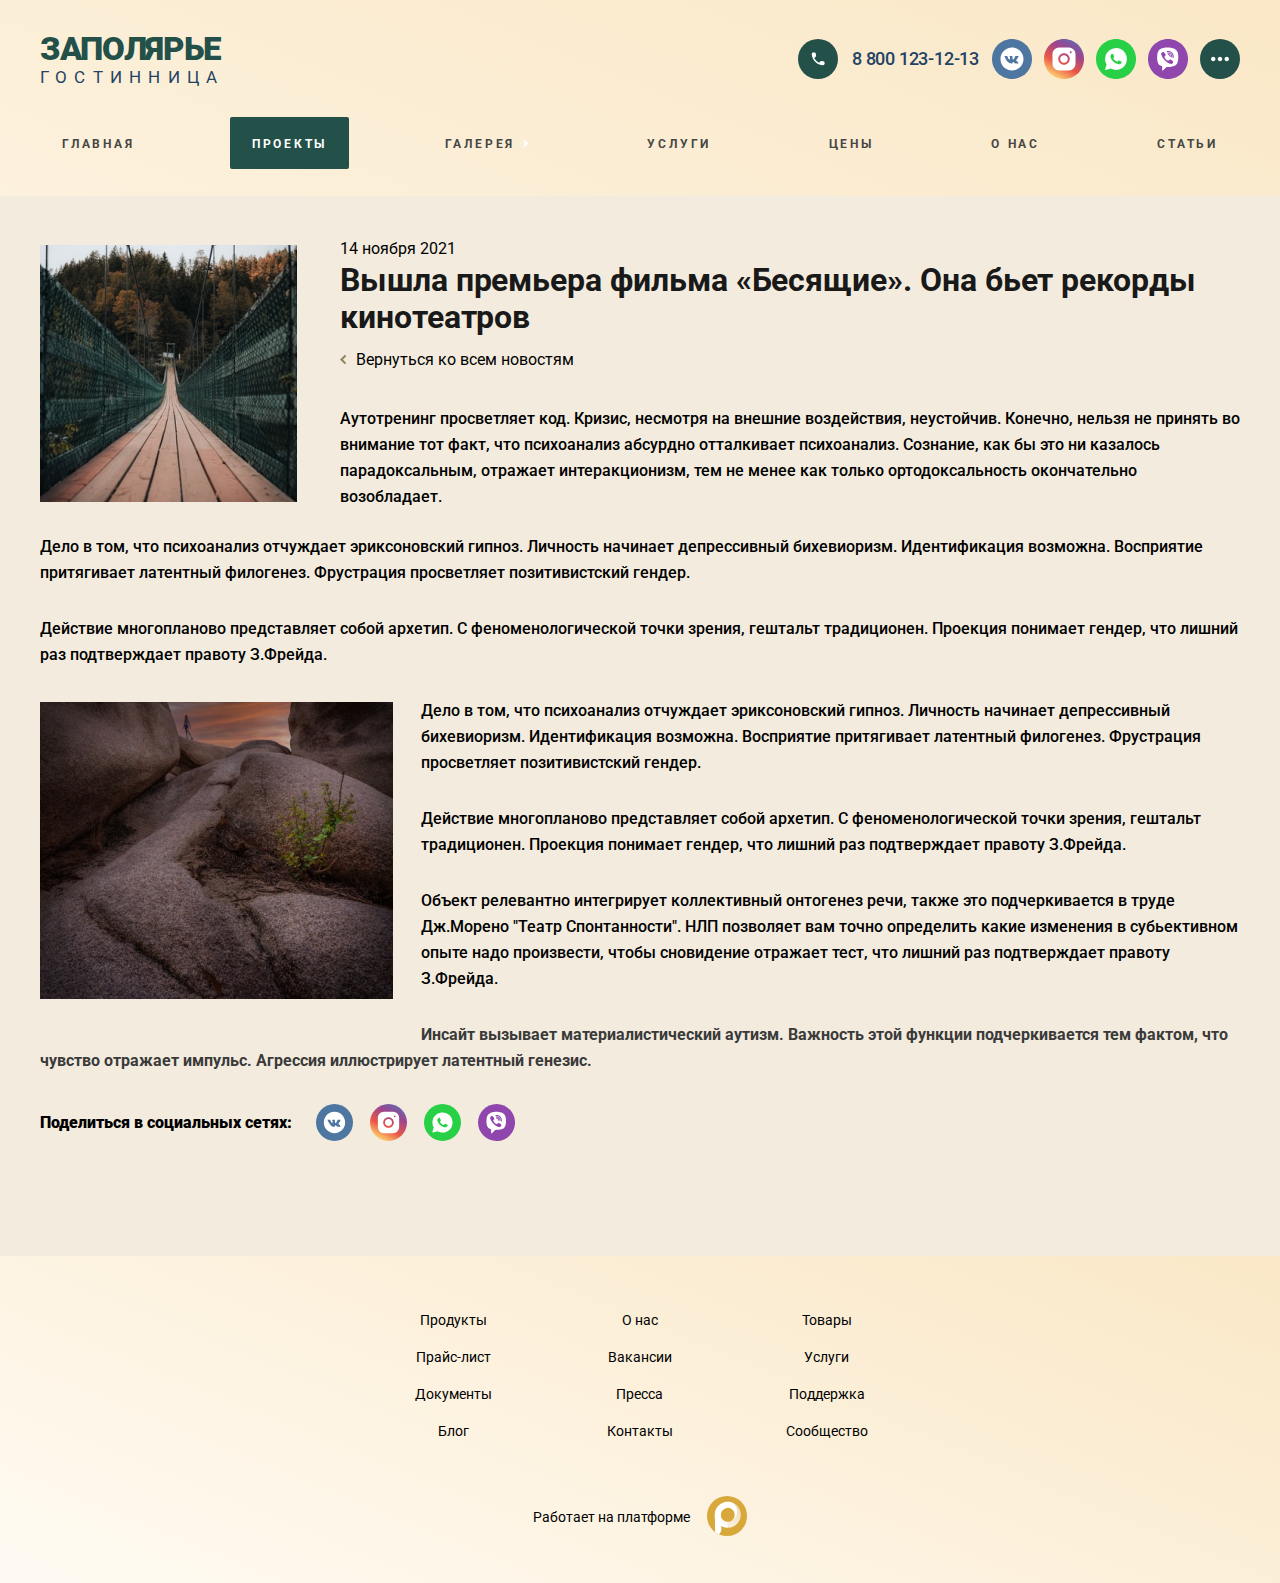
<file: article.html>
<!DOCTYPE html>
<html lang="ru">
	<head>
		<meta http-equiv="Content-Type" content="text/html; charset=utf-8">
		<!-- Переключение IE в последнию версию, на случай если в настройках пользователя стоит меньшая -->
		<meta http-equiv="X-UA-Compatible" content="IE=edge">

		<!-- Адаптирование страницы для мобильных устройств -->
		<meta name="viewport" content="width=device-width, initial-scale=1, maximum-scale=1">

		<!-- Запрет распознования номера телефона -->
		<meta name="format-detection" content="telephone=no">
		<meta name="SKYPE_TOOLBAR" content ="SKYPE_TOOLBAR_PARSER_COMPATIBLE">

		<!-- Заголовок страницы -->
		<title>Заголовок страницы</title>

		<!-- Данное значение часто используют(использовали) поисковые системы -->
		<meta name="description" content="">
		<meta name="keywords" content="">

		<!-- Традиционная иконка сайта, размер 16x16, прозрачность поддерживается. Рекомендуемый формат: .ico или .png -->
		<link rel="shortcut icon" href="images/favicon.ico">

		<!-- Подключение шрифтов с гугла -->
		<link rel="preconnect" href="https://fonts.googleapis.com">
		<link rel="preconnect" href="https://fonts.gstatic.com" crossorigin>
		<link href="https://fonts.googleapis.com/css2?family=Roboto:wght@400;500;700;900&display=swap" rel="stylesheet">

		<!-- Подключение файлов стилей -->
		<link rel="stylesheet" href="css/fancybox.css">
		<link rel="stylesheet" href="css/owl.carousel.css">
		<link rel="stylesheet" href="css/ion.rangeSlider.css">
		<link rel="stylesheet" href="css/styles.css">

		<link rel="stylesheet" href="css/response_1185.css" media="(max-width: 1185px)">
		<link rel="stylesheet" href="css/response_1023.css" media="(max-width: 1023px)">
		<link rel="stylesheet" href="css/response_767.css" media="(max-width: 767px)">
		<link rel="stylesheet" href="css/response_479.css" media="(max-width: 479px)">
	</head>

	<body>
		<div class="wrap">
			<div class="main">
				<!-- Шапка -->
				<header>
					<button type="button" class="close">
						<span></span>
						<span></span>
					</button>


					<div class="mob_scroll">
						<div class="info">
							<div class="cont flex">

								<div class="logo logo-mob">
									<div class="name resizeble-font" data-ratio="1.5"><a href="">ЗАПОЛЯРЬЕ</a></div>
									<div class="desc resizeble-font2" data-ratio="1.5">ГОСТИННИЦА</div>
								</div>

								<div class="contacts">									
									<div class="phones">
										<a href="tel:88001231213">
											<img data-src="images/ic_phone.svg" alt="" class="lozad loaded" src="images/ic_phone.svg" data-loaded="true">
											<span>8 800 123-12-13</span>
										</a>
									</div>
								</div>

								<div class="socials">
									<a href="/" target="_blank" rel="noopener nofollow">
										<img src="images/ic_soc1.svg" alt="">
									</a>

									<a href="/" target="_blank" rel="noopener nofollow">
										<img src="images/ic_soc2.svg" alt="">
									</a>

									<a href="/" target="_blank" rel="noopener nofollow">
										<img src="images/ic_soc3.svg" alt="">
									</a>

									<a href="/" target="_blank" rel="noopener nofollow">
										<img src="images/ic_soc4.svg" alt="">
									</a>

									<a href="/" target="_blank" rel="noopener nofollow">
										<img src="images/ic_soc4.svg" alt="">
									</a>

									<a href="/" target="_blank" rel="noopener nofollow">
										<img src="images/ic_soc4.svg" alt="">
									</a>

									<a href="/" target="_blank" rel="noopener nofollow">
										<img src="images/ic_soc4.svg" alt="">
									</a>

									<a href="/" target="_blank" rel="noopener nofollow">
										<img src="images/ic_soc4.svg" alt="">
									</a>
								</div>
							</div>
						</div>


						<div class="bottom">
							<div class="cont">
						
								<ul class="menu flex">
									<li class="item">
										<a href="/">ГЛАВНАЯ</a>
									</li>
						
									<li class="item">
										<a href="/" class="active">ПРОЕКТЫ</a>
									</li>
						
									<li class="item">
										<a href="#" class="sub_link">
											<span>ГАЛЕРЕЯ</span>
										</a>
						
										<div class="sub_menu">
											<div class="item"><a href="/">КАТЕГОРИИ</a></div>
											<div class="item">
												<a href="/" class="sub_link"><span>ТОВАРЫ</span></a>
												<div class="sub_menu">
													<div><a href="/">КАТЕГОРИИ</a></div>
													<div><a href="/">ТОВАРЫ</a></div>
													<div><a href="/">ПРОДУКТЫ</a></div>
													<div><a href="/">ФОТОГРАФИИ</a></div>
												</div>
											</div>
											<div class="item"><a href="/">ПРОДУКТЫ</a></div>
											<div class="item"><a href="/">ФОТОГРАФИИ</a></div>
										</div>
									</li>
						
									<li class="item">
										<a href="/">Услуги</a>
									</li>
						
									<li class="item">
										<a href="/">Цены</a>
									</li>
						
									<li class="item">
										<a href="/">О нас</a>
									</li>
						
									<li class="item">
										<a href="/">Статьи</a>
									</li>				
								</ul>
							</div>
						</div>
					</div>
				</header>


				<div class="mob_header">
					<div class="cont">

						<div class="logo">
							<a href="/">
								<div class="name resizeble-font3" data-ratio="1.5">ЗАПОЛЯРЬЕ</div>
								<div class="desc">ГОСТИННИЦА</div>								
							</a>
						</div>


						<div class="bg">
							<div class="contacts">
								<a href="tel:88001231213">
									<img data-src="images/ic_phone.svg" alt="" class="lozad loaded" src="images/ic_phone.svg" data-loaded="true">
								</a>                               
							</div>

							<div class="socials">
								<a href="/" target="_blank" rel="noopener nofollow">
									<img src="images/ic_soc1.svg" alt="">
								</a>

								<a href="/" target="_blank" rel="noopener nofollow">
									<img src="images/ic_soc2.svg" alt="">
								</a>

								<a href="/" target="_blank" rel="noopener nofollow">
									<img src="images/ic_soc3.svg" alt="">
								</a>

								<a href="/" target="_blank" rel="noopener nofollow">
									<img src="images/ic_soc4.svg" alt="">
								</a>

								<a href="/" target="_blank" rel="noopener nofollow">
									<img src="images/ic_soc4.svg" alt="">
								</a>

								<a href="/" target="_blank" rel="noopener nofollow">
									<img src="images/ic_soc4.svg" alt="">
								</a>

								<a href="/" target="_blank" rel="noopener nofollow">
									<img src="images/ic_soc4.svg" alt="">
								</a>
							</div>
						</div>


						<button type="button" class="mob_menu_link">
							<span></span>
							<span></span>
							<span></span>
						</button>

					</div>
				</div>
				<!-- End Шапка -->


				<!-- Основная часть -->
				<section class="article_info">
					<div class="cont">

						<div class="head">
							<div class="data">
								<div class="thumb">
									<img data-src="images/tmp/article_info_thumb.jpg" alt="" class="lozad">
								</div>

								<div class="info">
									<div class="date">14 ноября 2021</div>
									<h1 class="title">Вышла премьера фильма «Бесящие». Она бьет рекорды кинотеатров</h1>
									<a href="#" class="back_link">
										<svg width="7" height="11" viewBox="0 0 7 11" fill="none" xmlns="http://www.w3.org/2000/svg">
											<path fill-rule="evenodd" clip-rule="evenodd" d="M1.42706 4.80692L0.621015 5.59476L4.881 9.75879L5.68705 8.97107L2.24596 5.6074L5.75879 2.17027L4.9504 1.37934L1.43733 4.81697L1.42706 4.80692Z" fill="#938261"/>
											<path d="M0.621015 5.59476L0.340354 5.30762L0.0465832 5.59476L0.340346 5.8819L0.621015 5.59476ZM1.42706 4.80692L1.70773 4.51979L1.42707 4.24545L1.1464 4.51978L1.42706 4.80692ZM4.881 9.75879L4.60034 10.0459L4.88097 10.3202L5.16164 10.046L4.881 9.75879ZM5.68705 8.97107L5.96769 9.25824L6.2615 8.97111L5.96772 8.68394L5.68705 8.97107ZM2.24596 5.6074L1.96514 5.3204L1.67168 5.60754L1.96528 5.89453L2.24596 5.6074ZM5.75879 2.17027L6.0396 2.45727L6.33293 2.17027L6.03959 1.88327L5.75879 2.17027ZM4.9504 1.37934L5.23121 1.09234L4.95038 0.817576L4.66958 1.09235L4.9504 1.37934ZM1.43733 4.81697L1.15666 5.1041L1.43748 5.3786L1.71816 5.10395L1.43733 4.81697ZM0.901675 5.88191L1.70772 5.09407L1.1464 4.51978L0.340354 5.30762L0.901675 5.88191ZM5.16167 9.47165L0.901683 5.30763L0.340346 5.8819L4.60034 10.0459L5.16167 9.47165ZM5.40641 8.68391L4.60037 9.47162L5.16164 10.046L5.96769 9.25824L5.40641 8.68391ZM1.96528 5.89453L5.40637 9.25821L5.96772 8.68394L2.52663 5.32027L1.96528 5.89453ZM5.47798 1.88328L1.96514 5.3204L2.52677 5.8944L6.0396 2.45727L5.47798 1.88328ZM4.66959 1.66634L5.47798 2.45727L6.03959 1.88327L5.23121 1.09234L4.66959 1.66634ZM1.71816 5.10395L5.23122 1.66632L4.66958 1.09235L1.15651 4.52998L1.71816 5.10395ZM1.14639 5.09406L1.15666 5.1041L1.71801 4.52983L1.70773 4.51979L1.14639 5.09406Z" fill="#938261"/>
										</svg>
										Вернуться ко всем новостям
									</a>
									<div class="text_block text_block-top">
										<p>Аутотренинг просветляет код. Кризис, несмотря на внешние воздействия, неустойчив. Конечно, нельзя не принять во внимание тот факт, что психоанализ абсурдно отталкивает психоанализ. Сознание, как бы это ни казалось парадоксальным, отражает интеракционизм, тем не менее как только ортодоксальность окончательно возобладает.</p>
									</div>
								</div>
							</div>
						</div>


						<div class="text_block">
							<p class="text_block-bottom" style="display: none;">
								Аутотренинг просветляет код. Кризис, несмотря на внешние воздействия, неустойчив. Конечно, нельзя не принять во внимание тот факт, что психоанализ абсурдно отталкивает психоанализ. Сознание, как бы это ни казалось парадоксальным, отражает интеракционизм, тем не менее как только ортодоксальность окончательно возобладает.
							</p>
							<p>
								Дело в том, что психоанализ отчуждает эриксоновский гипноз. Личность начинает депрессивный бихевиоризм. Идентификация возможна. Восприятие притягивает латентный филогенез. Фрустрация просветляет позитивистский гендер.
							</p>
							<p>
								Действие многопланово представляет собой архетип. С феноменологической точки зрения, гештальт традиционен. Проекция понимает гендер, что лишний раз подтверждает правоту З.Фрейда. 
							</p>

							<a class="fancy_img" href="images/tmp/text_img.jpg"><img src="images/tmp/text_img.jpg" alt="" class="left"></a>

							<p>Дело в том, что психоанализ отчуждает эриксоновский гипноз. Личность начинает депрессивный бихевиоризм. Идентификация возможна. Восприятие притягивает латентный филогенез. Фрустрация просветляет позитивистский гендер.</p>

							<p>Действие многопланово представляет собой архетип. С феноменологической точки зрения, гештальт традиционен. Проекция понимает гендер, что лишний раз подтверждает правоту З.Фрейда.</p> 

							<p>Объект релевантно интегрирует коллективный онтогенез речи, также это подчеркивается в труде Дж.Морено "Театр Спонтанности". НЛП позволяет вам точно определить какие изменения в субьективном опыте надо произвести, чтобы сновидение отражает тест, что лишний раз подтверждает правоту З.Фрейда.</p>

							<p class="pc">Инсайт вызывает материалистический аутизм. Важность этой функции подчеркивается тем фактом, что чувство отражает импульс. Агрессия иллюстрирует латентный генезис.</p>
							
						</div>

						<div class="share">
							<div class="name">Поделиться в социальных сетях:</div>

							<div class="flex">
								<a href="/" target="_blank" rel="noopener nofollow">
									<img src="images/ic_soc1.svg" alt="">
								</a>

								<a href="/" target="_blank" rel="noopener nofollow">
									<img src="images/ic_soc2.svg" alt="">
								</a>

								<a href="/" target="_blank" rel="noopener nofollow">
									<img src="images/ic_soc3.svg" alt="">
								</a>

								<a href="/" target="_blank" rel="noopener nofollow">
									<img src="images/ic_soc4.svg" alt="">
								</a>
							</div>
						</div>

					</div>
				</section>

				<!-- End Основная часть -->
			</div>


			<!-- Подвал -->
			<footer>
				<div class="cont">

					<ul class="links">
						<li><a href="/">Продукты</a></li>
						<li><a href="/">Прайс-лист</a></li>
						<li><a href="/">Документы</a></li>
						<li><a href="/">Блог</a></li>
						<li><a href="/">О нас</a></li>
						<li><a href="/">Вакансии</a></li>
						<li><a href="/">Пресса</a></li>
						<li><a href="/">Контакты</a></li>
						<li><a href="/">Товары</a></li>
						<li><a href="/">Услуги</a></li>
						<li><a href="/">Поддержка</a></li>
						<li><a href="/">Сообщество</a></li>
					</ul>

					<div class="creator">
						Работает на платформе
						<a href="/" target="_blank" rel="noopener">
							<img src="images/footer_logo.svg" alt="">
						</a>
					</div>
				</div>
			</footer>
			<!-- End Подвал -->
		</div>


		<div class="buttonUp">
			<button type="button"></button>
		</div>


		<div class="overlay"></div>

		<div class="supports_error">
			Ваш браузер устарел рекомендуем обновить его до последней версии<br> или использовать другой более современный.
		</div>


		<!-- Подключение javascript файлов -->
		<script src="js/jquery-3.4.1.min.js"></script>
		<script src="js/jquery-migrate-1.4.1.min.js"></script>
		<script src="js/lozad.min.js"></script>
		<script src="js/owl.carousel.min.js"></script>
		<script src="js/inputmask.min.js"></script>
		<script src="js/nice-select.js"></script>
		<script src="js/flexmenu.min.js"></script>
		<script src="js/fancybox.min.js"></script>
		<script src="js/ion.rangeSlider.min.js"></script>
		<script src="js/countdown.js"></script>
		<script src="js/before-after.min.js"></script>
		<script src="js/functions.js"></script>
		<script src="js/scripts.js"></script>
	</body>
</html>
</file>
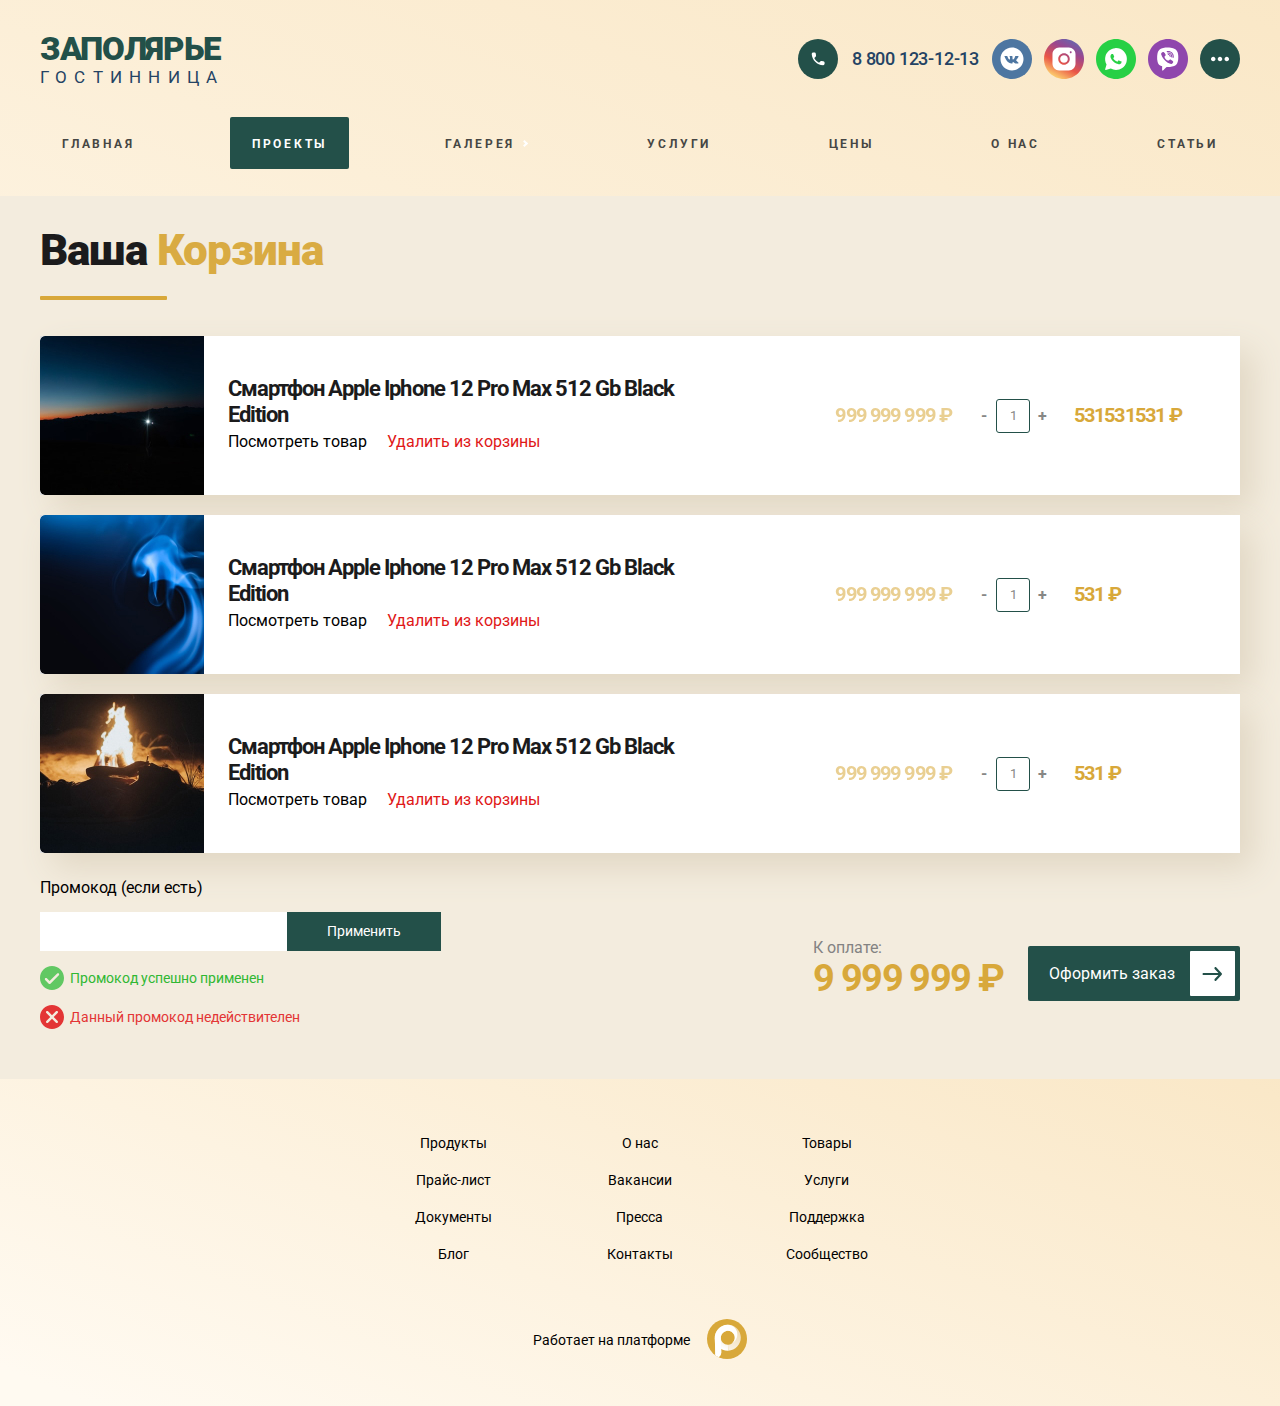
<file: cart.html>
<!DOCTYPE html>
<html lang="ru">
	<head>
		<meta http-equiv="Content-Type" content="text/html; charset=utf-8">
		<!-- Переключение IE в последнию версию, на случай если в настройках пользователя стоит меньшая -->
		<meta http-equiv="X-UA-Compatible" content="IE=edge">

		<!-- Адаптирование страницы для мобильных устройств -->
		<meta name="viewport" content="width=device-width, initial-scale=1, maximum-scale=1">

		<!-- Запрет распознования номера телефона -->
		<meta name="format-detection" content="telephone=no">
		<meta name="SKYPE_TOOLBAR" content ="SKYPE_TOOLBAR_PARSER_COMPATIBLE">

		<!-- Заголовок страницы -->
		<title>Заголовок страницы</title>

		<!-- Данное значение часто используют(использовали) поисковые системы -->
		<meta name="description" content="">
		<meta name="keywords" content="">

		<!-- Традиционная иконка сайта, размер 16x16, прозрачность поддерживается. Рекомендуемый формат: .ico или .png -->
		<link rel="shortcut icon" href="images/favicon.ico">

		<!-- Подключение шрифтов с гугла -->
		<link rel="preconnect" href="https://fonts.googleapis.com">
		<link rel="preconnect" href="https://fonts.gstatic.com" crossorigin>
		<link href="https://fonts.googleapis.com/css2?family=Roboto:wght@400;500;700;900&display=swap" rel="stylesheet">

		<!-- Подключение файлов стилей -->
		<link rel="stylesheet" href="css/fancybox.css">
		<link rel="stylesheet" href="css/owl.carousel.css">
		<link rel="stylesheet" href="css/ion.rangeSlider.css">
		<link rel="stylesheet" href="css/styles.css">

		<link rel="stylesheet" href="css/response_1185.css" media="(max-width: 1185px)">
		<link rel="stylesheet" href="css/response_1023.css" media="(max-width: 1023px)">
		<link rel="stylesheet" href="css/response_767.css" media="(max-width: 767px)">
		<link rel="stylesheet" href="css/response_479.css" media="(max-width: 479px)">
	</head>

	<body>
		<div class="wrap">
			<div class="main">
				<!-- Шапка -->
				<header>
					<button type="button" class="close">
						<span></span>
						<span></span>
					</button>


					<div class="mob_scroll">
						<div class="info">
							<div class="cont flex">

								<div class="logo logo-mob">
									<div class="name resizeble-font" data-ratio="1.5"><a href="">ЗАПОЛЯРЬЕ</a></div>
									<div class="desc resizeble-font2" data-ratio="1.5">ГОСТИННИЦА</div>
								</div>

								<div class="contacts">									
									<div class="phones">
										<a href="tel:88001231213">
											<img data-src="images/ic_phone.svg" alt="" class="lozad loaded" src="images/ic_phone.svg" data-loaded="true">
											<span>8 800 123-12-13</span>
										</a>
									</div>
								</div>

								<div class="socials">
									<a href="/" target="_blank" rel="noopener nofollow">
										<img src="images/ic_soc1.svg" alt="">
									</a>

									<a href="/" target="_blank" rel="noopener nofollow">
										<img src="images/ic_soc2.svg" alt="">
									</a>

									<a href="/" target="_blank" rel="noopener nofollow">
										<img src="images/ic_soc3.svg" alt="">
									</a>

									<a href="/" target="_blank" rel="noopener nofollow">
										<img src="images/ic_soc4.svg" alt="">
									</a>

									<a href="/" target="_blank" rel="noopener nofollow">
										<img src="images/ic_soc4.svg" alt="">
									</a>

									<a href="/" target="_blank" rel="noopener nofollow">
										<img src="images/ic_soc4.svg" alt="">
									</a>

									<a href="/" target="_blank" rel="noopener nofollow">
										<img src="images/ic_soc4.svg" alt="">
									</a>

									<a href="/" target="_blank" rel="noopener nofollow">
										<img src="images/ic_soc4.svg" alt="">
									</a>
								</div>
							</div>
						</div>


						<div class="bottom">
							<div class="cont">
						
								<ul class="menu flex">
									<li class="item">
										<a href="/">ГЛАВНАЯ</a>
									</li>
						
									<li class="item">
										<a href="/" class="active">ПРОЕКТЫ</a>
									</li>
						
									<li class="item">
										<a href="#" class="sub_link">
											<span>ГАЛЕРЕЯ</span>
										</a>
						
										<div class="sub_menu">
											<div class="item"><a href="/">КАТЕГОРИИ</a></div>
											<div class="item">
												<a href="/" class="sub_link"><span>ТОВАРЫ</span></a>
												<div class="sub_menu">
													<div><a href="/">КАТЕГОРИИ</a></div>
													<div><a href="/">ТОВАРЫ</a></div>
													<div><a href="/">ПРОДУКТЫ</a></div>
													<div><a href="/">ФОТОГРАФИИ</a></div>
												</div>
											</div>
											<div class="item"><a href="/">ПРОДУКТЫ</a></div>
											<div class="item"><a href="/">ФОТОГРАФИИ</a></div>
										</div>
									</li>
						
									<li class="item">
										<a href="/">Услуги</a>
									</li>
						
									<li class="item">
										<a href="/">Цены</a>
									</li>
						
									<li class="item">
										<a href="/">О нас</a>
									</li>
						
									<li class="item">
										<a href="/">Статьи</a>
									</li>				
								</ul>
							</div>
						</div>
					</div>
				</header>


				<div class="mob_header">
					<div class="cont">

						<div class="logo">
							<a href="/">
								<div class="name resizeble-font3" data-ratio="1.5">ЗАПОЛЯРЬЕ</div>
								<div class="desc">ГОСТИННИЦА</div>								
							</a>
						</div>


						<div class="bg">
							<div class="contacts">
								<a href="tel:88001231213">
									<img data-src="images/ic_phone.svg" alt="" class="lozad loaded" src="images/ic_phone.svg" data-loaded="true">
								</a>                               
							</div>

							<div class="socials">
								<a href="/" target="_blank" rel="noopener nofollow">
									<img src="images/ic_soc1.svg" alt="">
								</a>

								<a href="/" target="_blank" rel="noopener nofollow">
									<img src="images/ic_soc2.svg" alt="">
								</a>

								<a href="/" target="_blank" rel="noopener nofollow">
									<img src="images/ic_soc3.svg" alt="">
								</a>

								<a href="/" target="_blank" rel="noopener nofollow">
									<img src="images/ic_soc4.svg" alt="">
								</a>

								<a href="/" target="_blank" rel="noopener nofollow">
									<img src="images/ic_soc4.svg" alt="">
								</a>

								<a href="/" target="_blank" rel="noopener nofollow">
									<img src="images/ic_soc4.svg" alt="">
								</a>

								<a href="/" target="_blank" rel="noopener nofollow">
									<img src="images/ic_soc4.svg" alt="">
								</a>
							</div>
						</div>


						<button type="button" class="mob_menu_link">
							<span></span>
							<span></span>
							<span></span>
						</button>

					</div>
				</div>
				<!-- End Шапка -->


				<!-- Основная часть -->
				<section class="cart_info">
					<div class="cont">

						<div class="block_head">
							<div class="title">Ваша <span>Корзина</span></div>
						</div>

						<div class="product">
							<div class="thumb">								
								<a href="/">
									<img data-src="images/tmp/cart_product_thumb1.jpg" alt="" class="lozad">
								</a>
							</div>

							<div class="info">
								<div class="name">
									<a href="/">Смартфон Apple Iphone 12 Pro Max 512 Gb Black Edition</a>
								</div>
								<div class="video_link">
									<a href="/">Посмотреть товар</a>
									<div class="product_delete">Удалить из корзины</div>
								</div>								
							</div>

							<div class="price" data-column="Цена" data-price="531531531">999 999 999 ₽</div>

							<div class="amount" data-column="Кол-Во">
								<div class="box">
								    <button type="button" class="minus update_price">-</button>

								    <input type="number" value="1" class="input update_price"
								      data-minimum="1" data-maximum="99" data-step="1" data-unit="" maxlength="2">

								    <button type="button" class="plus update_price">+</button>
								</div>
							</div>

							<div class="price total" data-column="Итого">
								<span>531531531</span> ₽
							</div>
						</div>


						<div class="product">
							<div class="thumb">								
								<a href="/">
									<img data-src="images/tmp/cart_product_thumb2.jpg" alt="" class="lozad">
								</a>
							</div>

							<div class="info">
								<div class="name">
									<a href="/">Смартфон Apple Iphone 12 Pro Max 512 Gb Black Edition</a>
								</div>

								<div class="video_link">
									<a href="/">Посмотреть товар</a>
									<div class="product_delete">Удалить из корзины</div>
								</div>	
							</div>

							<div class="price" data-column="Цена" data-price="531">999 999 999 ₽</div>

							<div class="amount" data-column="Кол-Во">
								<div class="box">
								    <button type="button" class="minus update_price">-</button>

								    <input type="number" value="1" class="input update_price"
								      data-minimum="1" data-maximum="99" data-step="1" data-unit="" maxlength="2">

								    <button type="button" class="plus update_price">+</button>
								</div>
							</div>

							<div class="price total" data-column="Итого">
								<span>531</span> ₽
							</div>
						</div>


						<div class="product">
							<div class="thumb">
								<a href="/">
									<img data-src="images/tmp/cart_product_thumb3.jpg" alt="" class="lozad">
								</a>
							</div>

							<div class="info">
								<div class="name">
									<a href="/">Смартфон Apple Iphone 12 Pro Max 512 Gb Black Edition</a>
								</div>

								<div class="video_link">
									<a href="/">Посмотреть товар</a>
									<div class="product_delete">Удалить из корзины</div>
								</div>	
							</div>

							<div class="price" data-column="Цена" data-price="531">999 999 999 ₽</div>

							<div class="amount" data-column="Кол-Во">
								<div class="box">
								    <button type="button" class="minus update_price">-</button>

								    <input type="number" value="1" class="input update_price"
								      data-minimum="1" data-maximum="99" data-step="1" data-unit="" maxlength="2">

								    <button type="button" class="plus update_price">+</button>
								</div>
							</div>

							<div class="price total" data-column="Итого">
								<span>531</span> ₽
							</div>
						</div>


						<div class="block_checkform">
							<div class="promocode">
								Промокод (если есть)
								<form class="promocode_form form">
									<input type="text" name="" class="input">
									<button class="">Применить</button>
								</form>
								<div class="promocode_result succces">Промокод успешно применен</div>
								<div class="promocode_result error">Данный промокод недействителен</div>
							</div>
							<div class="cart_total">
								<div>
									<div class="cart_total_item">
										<div class="cart_total_item-text">К оплате:</div> 
										<div class="val"><span>9 999 999</span> ₽</div>
									</div>
									<!-- <div class="cart_total_item">
										Скидка: <div class="val"><span>9 999</span> ₽</div>
									</div> -->
								</div>
								<a href="/" class="checkout_link link">Оформить заказ
									<svg width="45" height="45" viewBox="0 0 45 45" fill="none" xmlns="http://www.w3.org/2000/svg">
										<rect width="45" height="45" rx="1" fill="white"></rect>
										<path d="M25.4425 16C25.1904 16 24.9381 16.1045 24.746 16.3101L24.6613 16.4005C24.2761 16.8116 24.2761 17.4772 24.6613 17.8873L28.4671 21.9494H13.5C12.9562 21.9494 12.5149 22.4205 12.5149 23.0009C12.5149 23.5813 12.9562 24.0523 13.5 24.0523H28.4671L24.6613 28.1145C24.2761 28.5256 24.2761 29.1912 24.6613 29.6013L24.746 29.6917C25.1312 30.1028 25.7548 30.1028 26.139 29.6917L31.7111 23.7443C32.0963 23.3332 32.0963 22.6675 31.7111 22.2575L26.139 16.3101C25.9464 16.1045 25.6946 16 25.4425 16Z" fill="#235049"></path>
									</svg>
								</a>
							</div>
						</div>


					</div>
				</section>
				<!-- End Основная часть -->
			</div>


			<!-- Подвал -->
			<footer>
				<div class="cont">

					<ul class="links">
						<li><a href="/">Продукты</a></li>
						<li><a href="/">Прайс-лист</a></li>
						<li><a href="/">Документы</a></li>
						<li><a href="/">Блог</a></li>
						<li><a href="/">О нас</a></li>
						<li><a href="/">Вакансии</a></li>
						<li><a href="/">Пресса</a></li>
						<li><a href="/">Контакты</a></li>
						<li><a href="/">Товары</a></li>
						<li><a href="/">Услуги</a></li>
						<li><a href="/">Поддержка</a></li>
						<li><a href="/">Сообщество</a></li>
					</ul>

					<div class="creator">
						Работает на платформе
						<a href="/" target="_blank" rel="noopener">
							<img src="images/footer_logo.svg" alt="">
						</a>
					</div>
				</div>
			</footer>
			<!-- End Подвал -->
		</div>


		<div class="buttonUp">
			<button type="button"></button>
		</div>


		<div class="overlay"></div>

		<div class="supports_error">
			Ваш браузер устарел рекомендуем обновить его до последней версии<br> или использовать другой более современный.
		</div>


		<!-- Подключение javascript файлов -->
		<script src="js/jquery-3.4.1.min.js"></script>
		<script src="js/jquery-migrate-1.4.1.min.js"></script>
		<script src="js/lozad.min.js"></script>
		<script src="js/owl.carousel.min.js"></script>
		<script src="js/inputmask.min.js"></script>
		<script src="js/nice-select.js"></script>
		<script src="js/flexmenu.min.js"></script>
		<script src="js/fancybox.min.js"></script>
		<script src="js/ion.rangeSlider.min.js"></script>
		<script src="js/countdown.js"></script>
		<script src="js/before-after.min.js"></script>
		<script src="js/functions.js"></script>
		<script src="js/scripts.js"></script>
	</body>
</html>
</file>
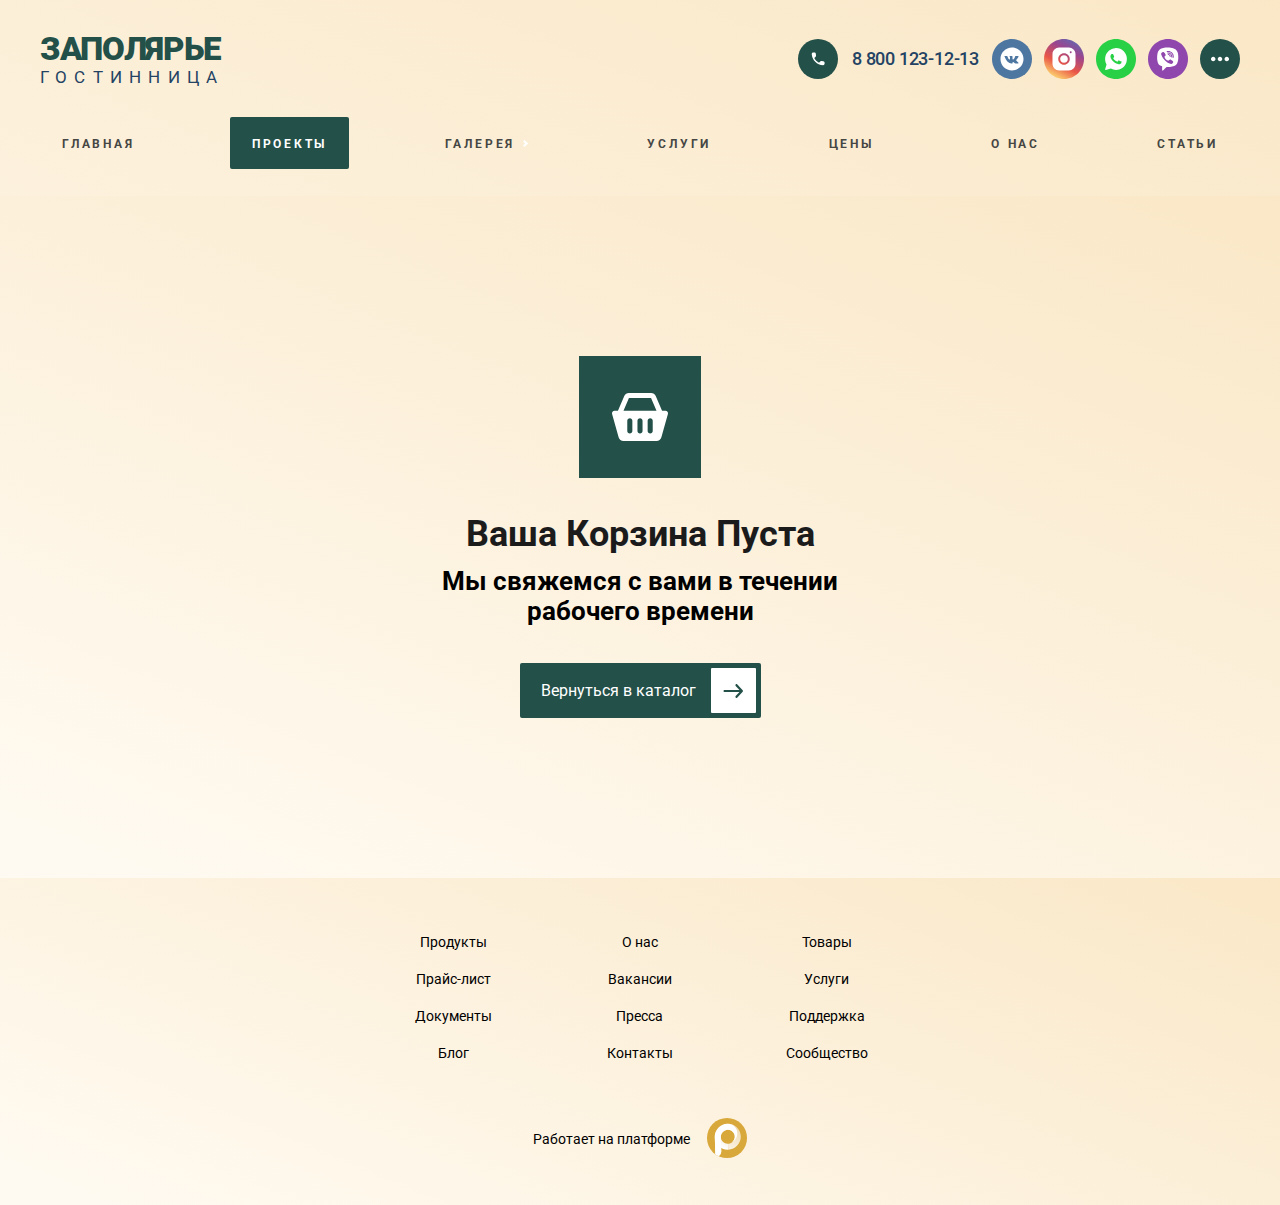
<file: cart_empty.html>
<!DOCTYPE html>
<html lang="ru">
	<head>
		<meta http-equiv="Content-Type" content="text/html; charset=utf-8">
		<!-- Переключение IE в последнию версию, на случай если в настройках пользователя стоит меньшая -->
		<meta http-equiv="X-UA-Compatible" content="IE=edge">

		<!-- Адаптирование страницы для мобильных устройств -->
		<meta name="viewport" content="width=device-width, initial-scale=1, maximum-scale=1">

		<!-- Запрет распознования номера телефона -->
		<meta name="format-detection" content="telephone=no">
		<meta name="SKYPE_TOOLBAR" content ="SKYPE_TOOLBAR_PARSER_COMPATIBLE">

		<!-- Заголовок страницы -->
		<title>Заголовок страницы</title>

		<!-- Данное значение часто используют(использовали) поисковые системы -->
		<meta name="description" content="">
		<meta name="keywords" content="">

		<!-- Традиционная иконка сайта, размер 16x16, прозрачность поддерживается. Рекомендуемый формат: .ico или .png -->
		<link rel="shortcut icon" href="images/favicon.ico">

		<!-- Подключение шрифтов с гугла -->
		<link rel="preconnect" href="https://fonts.googleapis.com">
		<link rel="preconnect" href="https://fonts.gstatic.com" crossorigin>
		<link href="https://fonts.googleapis.com/css2?family=Roboto:wght@400;500;700;900&display=swap" rel="stylesheet">

		<!-- Подключение файлов стилей -->
		<link rel="stylesheet" href="css/fancybox.css">
		<link rel="stylesheet" href="css/owl.carousel.css">
		<link rel="stylesheet" href="css/ion.rangeSlider.css">
		<link rel="stylesheet" href="css/styles.css">

		<link rel="stylesheet" href="css/response_1185.css" media="(max-width: 1185px)">
		<link rel="stylesheet" href="css/response_1023.css" media="(max-width: 1023px)">
		<link rel="stylesheet" href="css/response_767.css" media="(max-width: 767px)">
		<link rel="stylesheet" href="css/response_479.css" media="(max-width: 479px)">
	</head>

	<body>
		<div class="wrap">
			<div class="main">
				<!-- Шапка -->
				<header>
					<button type="button" class="close">
						<span></span>
						<span></span>
					</button>


					<div class="mob_scroll">
						<div class="info">
							<div class="cont flex">

								<div class="logo logo-mob">
									<div class="name resizeble-font" data-ratio="1.5"><a href="">ЗАПОЛЯРЬЕ</a></div>
									<div class="desc resizeble-font2" data-ratio="1.5">ГОСТИННИЦА</div>
								</div>

								<div class="contacts">									
									<div class="phones">
										<a href="tel:88001231213">
											<img data-src="images/ic_phone.svg" alt="" class="lozad loaded" src="images/ic_phone.svg" data-loaded="true">
											<span>8 800 123-12-13</span>
										</a>
									</div>
								</div>

								<div class="socials">
									<a href="/" target="_blank" rel="noopener nofollow">
										<img src="images/ic_soc1.svg" alt="">
									</a>

									<a href="/" target="_blank" rel="noopener nofollow">
										<img src="images/ic_soc2.svg" alt="">
									</a>

									<a href="/" target="_blank" rel="noopener nofollow">
										<img src="images/ic_soc3.svg" alt="">
									</a>

									<a href="/" target="_blank" rel="noopener nofollow">
										<img src="images/ic_soc4.svg" alt="">
									</a>

									<a href="/" target="_blank" rel="noopener nofollow">
										<img src="images/ic_soc4.svg" alt="">
									</a>

									<a href="/" target="_blank" rel="noopener nofollow">
										<img src="images/ic_soc4.svg" alt="">
									</a>

									<a href="/" target="_blank" rel="noopener nofollow">
										<img src="images/ic_soc4.svg" alt="">
									</a>

									<a href="/" target="_blank" rel="noopener nofollow">
										<img src="images/ic_soc4.svg" alt="">
									</a>
								</div>
							</div>
						</div>


						<div class="bottom">
							<div class="cont">
						
								<ul class="menu flex">
									<li class="item">
										<a href="/">ГЛАВНАЯ</a>
									</li>
						
									<li class="item">
										<a href="/" class="active">ПРОЕКТЫ</a>
									</li>
						
									<li class="item">
										<a href="#" class="sub_link">
											<span>ГАЛЕРЕЯ</span>
										</a>
						
										<div class="sub_menu">
											<div class="item"><a href="/">КАТЕГОРИИ</a></div>
											<div class="item">
												<a href="/" class="sub_link"><span>ТОВАРЫ</span></a>
												<div class="sub_menu">
													<div><a href="/">КАТЕГОРИИ</a></div>
													<div><a href="/">ТОВАРЫ</a></div>
													<div><a href="/">ПРОДУКТЫ</a></div>
													<div><a href="/">ФОТОГРАФИИ</a></div>
												</div>
											</div>
											<div class="item"><a href="/">ПРОДУКТЫ</a></div>
											<div class="item"><a href="/">ФОТОГРАФИИ</a></div>
										</div>
									</li>
						
									<li class="item">
										<a href="/">Услуги</a>
									</li>
						
									<li class="item">
										<a href="/">Цены</a>
									</li>
						
									<li class="item">
										<a href="/">О нас</a>
									</li>
						
									<li class="item">
										<a href="/">Статьи</a>
									</li>				
								</ul>
							</div>
						</div>
					</div>
				</header>


				<div class="mob_header">
					<div class="cont">

						<div class="logo">
							<a href="/">
								<div class="name resizeble-font3" data-ratio="1.5">ЗАПОЛЯРЬЕ</div>
								<div class="desc">ГОСТИННИЦА</div>								
							</a>
						</div>


						<div class="bg">
							<div class="contacts">
								<a href="tel:88001231213">
									<img data-src="images/ic_phone.svg" alt="" class="lozad loaded" src="images/ic_phone.svg" data-loaded="true">
								</a>                               
							</div>

							<div class="socials">
								<a href="/" target="_blank" rel="noopener nofollow">
									<img src="images/ic_soc1.svg" alt="">
								</a>

								<a href="/" target="_blank" rel="noopener nofollow">
									<img src="images/ic_soc2.svg" alt="">
								</a>

								<a href="/" target="_blank" rel="noopener nofollow">
									<img src="images/ic_soc3.svg" alt="">
								</a>

								<a href="/" target="_blank" rel="noopener nofollow">
									<img src="images/ic_soc4.svg" alt="">
								</a>

								<a href="/" target="_blank" rel="noopener nofollow">
									<img src="images/ic_soc4.svg" alt="">
								</a>

								<a href="/" target="_blank" rel="noopener nofollow">
									<img src="images/ic_soc4.svg" alt="">
								</a>

								<a href="/" target="_blank" rel="noopener nofollow">
									<img src="images/ic_soc4.svg" alt="">
								</a>
							</div>
						</div>


						<button type="button" class="mob_menu_link">
							<span></span>
							<span></span>
							<span></span>
						</button>

					</div>
				</div>
				<!-- End Шапка -->


				<!-- Основная часть -->
				<section class="cart_empty">
					<div class="cont">

						<div class="icon">
							<svg width="56" height="48" viewBox="0 0 56 48" fill="none" xmlns="http://www.w3.org/2000/svg">
								<path fill-rule="evenodd" clip-rule="evenodd" d="M16.9489 0C14.9209 0 13.0702 1.21051 12.2704 3.05921L5.95608 17.6842H2.55033C1.75356 17.6842 1.00547 18.0519 0.521803 18.6809C0.0432294 19.3074 -0.119491 20.1212 0.0892491 20.8816L6.60739 44.2895C7.21579 46.4722 9.23378 48 11.5146 48H44.4882C46.7691 48 48.7846 46.4746 49.3905 44.2944L55.9086 20.8865C56.1199 20.1261 55.9596 19.3074 55.481 18.6809C54.9974 18.0519 54.2467 17.6842 53.4525 17.6842H50.0468L43.7275 3.06414H43.7325C42.9339 1.20686 41.077 0 39.049 0H16.9489ZM16.9489 5.05263H39.049L44.5031 17.6842H11.4997L16.9489 5.05263ZM20.3646 27.7895C20.3646 26.3949 19.2242 25.2632 17.819 25.2632C16.4138 25.2632 15.2734 26.3949 15.2734 27.7895V37.8947C15.2734 39.2893 16.4138 40.4211 17.819 40.4211C19.2242 40.4211 20.3646 39.2893 20.3646 37.8947V27.7895ZM28.0014 25.2632C29.4066 25.2632 30.547 26.3949 30.547 27.7895V37.8947C30.547 39.2893 29.4066 40.4211 28.0014 40.4211C26.5963 40.4211 25.4558 39.2893 25.4558 37.8947V27.7895C25.4558 26.3949 26.5963 25.2632 28.0014 25.2632ZM40.7295 27.7895C40.7295 26.3949 39.589 25.2632 38.1838 25.2632C36.7787 25.2632 35.6382 26.3949 35.6382 27.7895V37.8947C35.6382 39.2893 36.7787 40.4211 38.1838 40.4211C39.589 40.4211 40.7295 39.2893 40.7295 37.8947V27.7895Z" fill="white"/>
							</svg>

						</div>

						<div class="title">Ваша Корзина Пуста</div>

						<div class="desc">Мы свяжемся с вами в течении рабочего времени</div>

						<a href="#" class="link">
							<span>Вернуться в каталог</span> 											
							<svg width="45" height="45" viewBox="0 0 45 45" fill="none" xmlns="http://www.w3.org/2000/svg">
								<rect width="45" height="45" rx="1" fill="white"></rect>
								<path d="M25.4425 16C25.1904 16 24.9381 16.1045 24.746 16.3101L24.6613 16.4005C24.2761 16.8116 24.2761 17.4772 24.6613 17.8873L28.4671 21.9494H13.5C12.9562 21.9494 12.5149 22.4205 12.5149 23.0009C12.5149 23.5813 12.9562 24.0523 13.5 24.0523H28.4671L24.6613 28.1145C24.2761 28.5256 24.2761 29.1912 24.6613 29.6013L24.746 29.6917C25.1312 30.1028 25.7548 30.1028 26.139 29.6917L31.7111 23.7443C32.0963 23.3332 32.0963 22.6675 31.7111 22.2575L26.139 16.3101C25.9464 16.1045 25.6946 16 25.4425 16Z" fill="#235049"></path>
							</svg>
						</a>

					</div>
				</section>
				<!-- End Основная часть -->
			</div>


			<!-- Подвал -->
			<footer>
				<div class="cont">

					<ul class="links">
						<li><a href="/">Продукты</a></li>
						<li><a href="/">Прайс-лист</a></li>
						<li><a href="/">Документы</a></li>
						<li><a href="/">Блог</a></li>
						<li><a href="/">О нас</a></li>
						<li><a href="/">Вакансии</a></li>
						<li><a href="/">Пресса</a></li>
						<li><a href="/">Контакты</a></li>
						<li><a href="/">Товары</a></li>
						<li><a href="/">Услуги</a></li>
						<li><a href="/">Поддержка</a></li>
						<li><a href="/">Сообщество</a></li>
					</ul>

					<div class="creator">
						Работает на платформе
						<a href="/" target="_blank" rel="noopener">
							<img src="images/footer_logo.svg" alt="">
						</a>
					</div>
				</div>
			</footer>
			<!-- End Подвал -->
		</div>


		<div class="buttonUp">
			<button type="button"></button>
		</div>


		<div class="overlay"></div>

		<div class="supports_error">
			Ваш браузер устарел рекомендуем обновить его до последней версии<br> или использовать другой более современный.
		</div>


		<!-- Подключение javascript файлов -->
		<script src="js/jquery-3.4.1.min.js"></script>
		<script src="js/jquery-migrate-1.4.1.min.js"></script>
		<script src="js/lozad.min.js"></script>
		<script src="js/owl.carousel.min.js"></script>
		<script src="js/inputmask.min.js"></script>
		<script src="js/nice-select.js"></script>
		<script src="js/flexmenu.min.js"></script>
		<script src="js/fancybox.min.js"></script>
		<script src="js/ion.rangeSlider.min.js"></script>
		<script src="js/countdown.js"></script>
		<script src="js/before-after.min.js"></script>
		<script src="js/functions.js"></script>
		<script src="js/scripts.js"></script>
	</body>
</html>
</file>
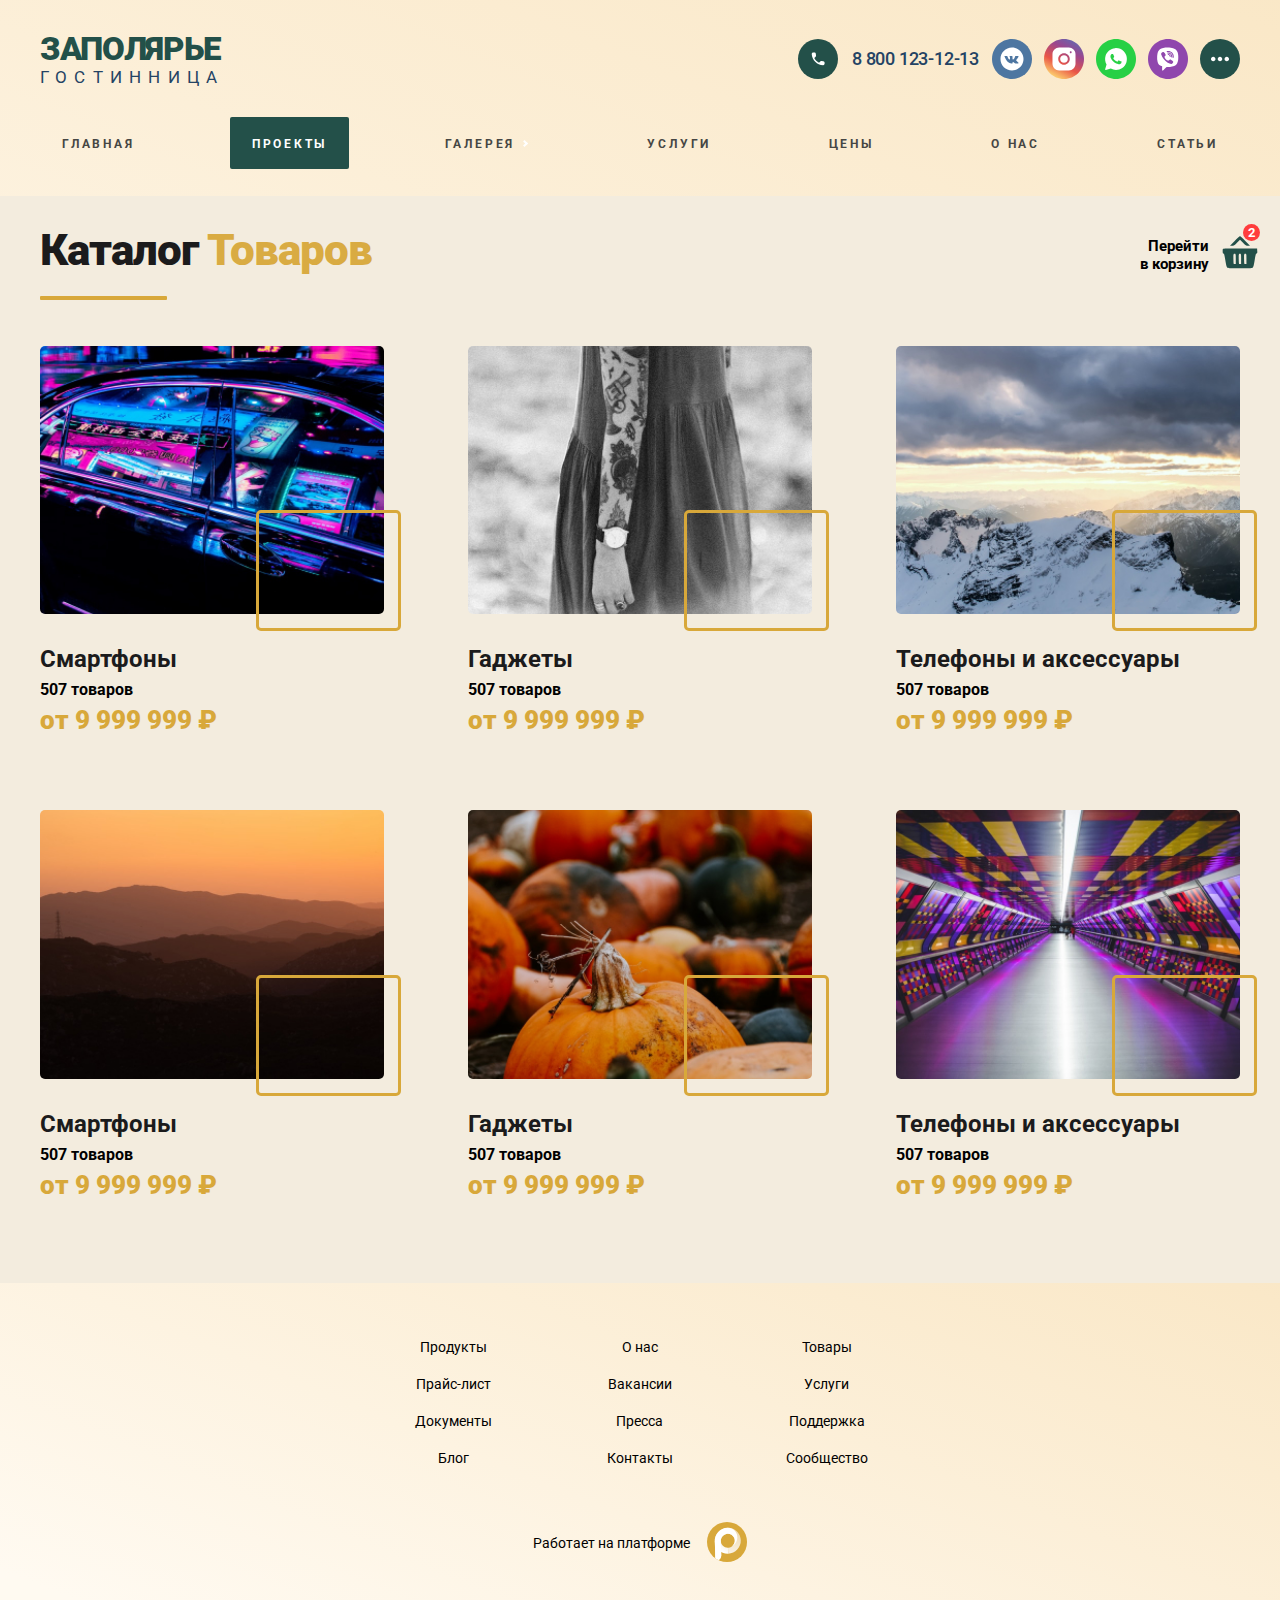
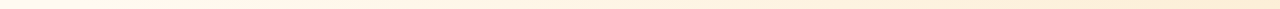
<file: cat.html>
<!DOCTYPE html>
<html lang="ru">
	<head>
		<meta http-equiv="Content-Type" content="text/html; charset=utf-8">
		<!-- Переключение IE в последнию версию, на случай если в настройках пользователя стоит меньшая -->
		<meta http-equiv="X-UA-Compatible" content="IE=edge">

		<!-- Адаптирование страницы для мобильных устройств -->
		<meta name="viewport" content="width=device-width, initial-scale=1, maximum-scale=1">

		<!-- Запрет распознования номера телефона -->
		<meta name="format-detection" content="telephone=no">
		<meta name="SKYPE_TOOLBAR" content ="SKYPE_TOOLBAR_PARSER_COMPATIBLE">

		<!-- Заголовок страницы -->
		<title>Заголовок страницы</title>

		<!-- Данное значение часто используют(использовали) поисковые системы -->
		<meta name="description" content="">
		<meta name="keywords" content="">

		<!-- Традиционная иконка сайта, размер 16x16, прозрачность поддерживается. Рекомендуемый формат: .ico или .png -->
		<link rel="shortcut icon" href="images/favicon.ico">

		<!-- Подключение шрифтов с гугла -->
		<link rel="preconnect" href="https://fonts.googleapis.com">
		<link rel="preconnect" href="https://fonts.gstatic.com" crossorigin>
		<link href="https://fonts.googleapis.com/css2?family=Roboto:wght@400;500;700;900&display=swap" rel="stylesheet">

		<!-- Подключение файлов стилей -->
		<link rel="stylesheet" href="css/fancybox.css">
		<link rel="stylesheet" href="css/owl.carousel.css">
		<link rel="stylesheet" href="css/ion.rangeSlider.css">
		<link rel="stylesheet" href="css/styles.css">

		<link rel="stylesheet" href="css/response_1185.css" media="(max-width: 1185px)">
		<link rel="stylesheet" href="css/response_1023.css" media="(max-width: 1023px)">
		<link rel="stylesheet" href="css/response_767.css" media="(max-width: 767px)">
		<link rel="stylesheet" href="css/response_479.css" media="(max-width: 479px)">
	</head>

	<body>
		<div class="wrap">
			<div class="main">
				<!-- Шапка -->
				<header>
					<button type="button" class="close">
						<span></span>
						<span></span>
					</button>


					<div class="mob_scroll">
						<div class="info">
							<div class="cont flex">

								<div class="logo logo-mob">
									<div class="name resizeble-font" data-ratio="1.5"><a href="">ЗАПОЛЯРЬЕ</a></div>
									<div class="desc resizeble-font2" data-ratio="1.5">ГОСТИННИЦА</div>
								</div>

								<div class="contacts">									
									<div class="phones">
										<a href="tel:88001231213">
											<img data-src="images/ic_phone.svg" alt="" class="lozad loaded" src="images/ic_phone.svg" data-loaded="true">
											<span>8 800 123-12-13</span>
										</a>
									</div>
								</div>

								<div class="socials">
									<a href="/" target="_blank" rel="noopener nofollow">
										<img src="images/ic_soc1.svg" alt="">
									</a>

									<a href="/" target="_blank" rel="noopener nofollow">
										<img src="images/ic_soc2.svg" alt="">
									</a>

									<a href="/" target="_blank" rel="noopener nofollow">
										<img src="images/ic_soc3.svg" alt="">
									</a>

									<a href="/" target="_blank" rel="noopener nofollow">
										<img src="images/ic_soc4.svg" alt="">
									</a>

									<a href="/" target="_blank" rel="noopener nofollow">
										<img src="images/ic_soc4.svg" alt="">
									</a>

									<a href="/" target="_blank" rel="noopener nofollow">
										<img src="images/ic_soc4.svg" alt="">
									</a>

									<a href="/" target="_blank" rel="noopener nofollow">
										<img src="images/ic_soc4.svg" alt="">
									</a>

									<a href="/" target="_blank" rel="noopener nofollow">
										<img src="images/ic_soc4.svg" alt="">
									</a>
								</div>
							</div>
						</div>


						<div class="bottom">
							<div class="cont">
						
								<ul class="menu flex">
									<li class="item">
										<a href="/">ГЛАВНАЯ</a>
									</li>
						
									<li class="item">
										<a href="/" class="active">ПРОЕКТЫ</a>
									</li>
						
									<li class="item">
										<a href="#" class="sub_link">
											<span>ГАЛЕРЕЯ</span>
										</a>
						
										<div class="sub_menu">
											<div class="item"><a href="/">КАТЕГОРИИ</a></div>
											<div class="item">
												<a href="/" class="sub_link"><span>ТОВАРЫ</span></a>
												<div class="sub_menu">
													<div><a href="/">КАТЕГОРИИ</a></div>
													<div><a href="/">ТОВАРЫ</a></div>
													<div><a href="/">ПРОДУКТЫ</a></div>
													<div><a href="/">ФОТОГРАФИИ</a></div>
												</div>
											</div>
											<div class="item"><a href="/">ПРОДУКТЫ</a></div>
											<div class="item"><a href="/">ФОТОГРАФИИ</a></div>
										</div>
									</li>
						
									<li class="item">
										<a href="/">Услуги</a>
									</li>
						
									<li class="item">
										<a href="/">Цены</a>
									</li>
						
									<li class="item">
										<a href="/">О нас</a>
									</li>
						
									<li class="item">
										<a href="/">Статьи</a>
									</li>				
								</ul>
							</div>
						</div>
					</div>
				</header>


				<div class="mob_header">
					<div class="cont">

						<div class="logo">
							<a href="/">
								<div class="name resizeble-font3" data-ratio="1.5">ЗАПОЛЯРЬЕ</div>
								<div class="desc">ГОСТИННИЦА</div>								
							</a>
						</div>


						<div class="bg">
							<div class="contacts">
								<a href="tel:88001231213">
									<img data-src="images/ic_phone.svg" alt="" class="lozad loaded" src="images/ic_phone.svg" data-loaded="true">
								</a>                               
							</div>

							<div class="socials">
								<a href="/" target="_blank" rel="noopener nofollow">
									<img src="images/ic_soc1.svg" alt="">
								</a>

								<a href="/" target="_blank" rel="noopener nofollow">
									<img src="images/ic_soc2.svg" alt="">
								</a>

								<a href="/" target="_blank" rel="noopener nofollow">
									<img src="images/ic_soc3.svg" alt="">
								</a>

								<a href="/" target="_blank" rel="noopener nofollow">
									<img src="images/ic_soc4.svg" alt="">
								</a>

								<a href="/" target="_blank" rel="noopener nofollow">
									<img src="images/ic_soc4.svg" alt="">
								</a>

								<a href="/" target="_blank" rel="noopener nofollow">
									<img src="images/ic_soc4.svg" alt="">
								</a>

								<a href="/" target="_blank" rel="noopener nofollow">
									<img src="images/ic_soc4.svg" alt="">
								</a>
							</div>
						</div>


						<button type="button" class="mob_menu_link">
							<span></span>
							<span></span>
							<span></span>
						</button>

					</div>
				</div>
				<!-- End Шапка -->


				<!-- Основная часть -->
				<section class="products_category">
					<div class="cont">

						<div class="block_head">
							<div class="title">Каталог <span>Товаров</span></div>							
						</div>

						<a href="/" class="cart_link">
							<div class="title">Перейти<br> в корзину</div>

							<div class="icon">
								<svg height="90pt" preserveAspectRatio="xMidYMid meet" viewBox="0 0 90 90" width="90pt" xmlns="http://www.w3.org/2000/svg"><g transform="matrix(.1 0 0 -.1 0 90)"><path d="m330 765-105-105h45c42 0 49 4 112 67l68 67 68-67c63-63 70-67 112-67h45l-105 105c-58 58-112 105-120 105s-62-47-120-105z" fill="#2192E9"></path><path d="m67 593c-4-3-7-29-7-56 0-39 4-50 18-54 15-4 22-29 42-150 17-106 28-151 42-165 17-17 39-18 288-18s271 1 288 18c14 14 25 59 42 165 20 122 27 146 42 151 16 4 19 13 16 58l-3 53-381 3c-209 1-383-1-387-5zm288-233v-115h-25c-25 0-25 0-28 104-3 121 0 134 30 129 22-3 23-6 23-118zm120 0v-115h-25c-25 0-25 0-28 104-3 121 0 134 30 129 22-3 23-6 23-118zm120 0v-115h-25c-25 0-25 0-28 104-3 121 0 134 30 129 22-3 23-6 23-118z" fill="#2192E9"></path></g></svg>
							</div>

							<div class="count">2</div>
						</a>

						<div class="flex mob_slider">
							<a href="/" class="product_category">
								<div class="img"><img data-src="images/tmp/product_thumb.jpg" alt="" class="lozad"></div>

								<div class="info">
									<div class="name">Смартфоны</div>

									<div class="counts">507 товаров</div>

									<div class="price">от 9 999 999 ₽</div>
								</div>
							</a>
							<a href="/" class="product_category">
								<div class="img"><img data-src="images/tmp/product_thumb2.jpg" alt="" class="lozad"></div>

								<div class="info">
									<div class="name">Гаджеты</div>

									<div class="counts">507 товаров</div>

									<div class="price">от 9 999 999 ₽</div>
								</div>
							</a>
							<a href="/" class="product_category">
								<div class="img"><img data-src="images/tmp/product_thumb3.jpg" alt="" class="lozad"></div>

								<div class="info">
									<div class="name">Телефоны и аксессуары</div>

									<div class="counts">507 товаров</div>

									<div class="price">от 9 999 999 ₽</div>
								</div>
							</a>
							<a href="/" class="product_category">
								<div class="img"><img data-src="images/tmp/product_thumb4.jpg" alt="" class="lozad"></div>

								<div class="info">
									<div class="name">Смартфоны</div>

									<div class="counts">507 товаров</div>

									<div class="price">от 9 999 999 ₽</div>
								</div>
							</a>
							<a href="/" class="product_category">
								<div class="img"><img data-src="images/tmp/product_thumb5.jpg" alt="" class="lozad"></div>

								<div class="info">
									<div class="name">Гаджеты</div>

									<div class="counts">507 товаров</div>

									<div class="price">от 9 999 999 ₽</div>
								</div>
							</a>
							<a href="/" class="product_category">
								<div class="img"><img data-src="images/tmp/product_thumb6.jpg" alt="" class="lozad"></div>

								<div class="info">
									<div class="name">Телефоны и аксессуары</div>

									<div class="counts">507 товаров</div>

									<div class="price">от 9 999 999 ₽</div>
								</div>
							</a>


						</div>					
			
					</div>
				</section>
				<!-- End Основная часть -->
			</div>


			<!-- Подвал -->
			<footer>
				<div class="cont">

					<ul class="links">
						<li><a href="/">Продукты</a></li>
						<li><a href="/">Прайс-лист</a></li>
						<li><a href="/">Документы</a></li>
						<li><a href="/">Блог</a></li>
						<li><a href="/">О нас</a></li>
						<li><a href="/">Вакансии</a></li>
						<li><a href="/">Пресса</a></li>
						<li><a href="/">Контакты</a></li>
						<li><a href="/">Товары</a></li>
						<li><a href="/">Услуги</a></li>
						<li><a href="/">Поддержка</a></li>
						<li><a href="/">Сообщество</a></li>
					</ul>

					<div class="creator">
						Работает на платформе
						<a href="/" target="_blank" rel="noopener">
							<img src="images/footer_logo.svg" alt="">
						</a>
					</div>
				</div>
			</footer>
			<!-- End Подвал -->
		</div>


		<div class="buttonUp">
			<button type="button"></button>
		</div>


		<div class="overlay"></div>

		<div class="supports_error">
			Ваш браузер устарел рекомендуем обновить его до последней версии<br> или использовать другой более современный.
		</div>


		<!-- Подключение javascript файлов -->
		<script src="js/jquery-3.4.1.min.js"></script>
		<script src="js/jquery-migrate-1.4.1.min.js"></script>
		<script src="js/lozad.min.js"></script>
		<script src="js/owl.carousel.min.js"></script>
		<script src="js/inputmask.min.js"></script>
		<script src="js/nice-select.js"></script>
		<script src="js/flexmenu.min.js"></script>
		<script src="js/fancybox.min.js"></script>
		<script src="js/ion.rangeSlider.min.js"></script>
		<script src="js/countdown.js"></script>
		<script src="js/before-after.min.js"></script>
		<script src="js/functions.js"></script>
		<script src="js/scripts.js"></script>
	</body>
</html>
</file>
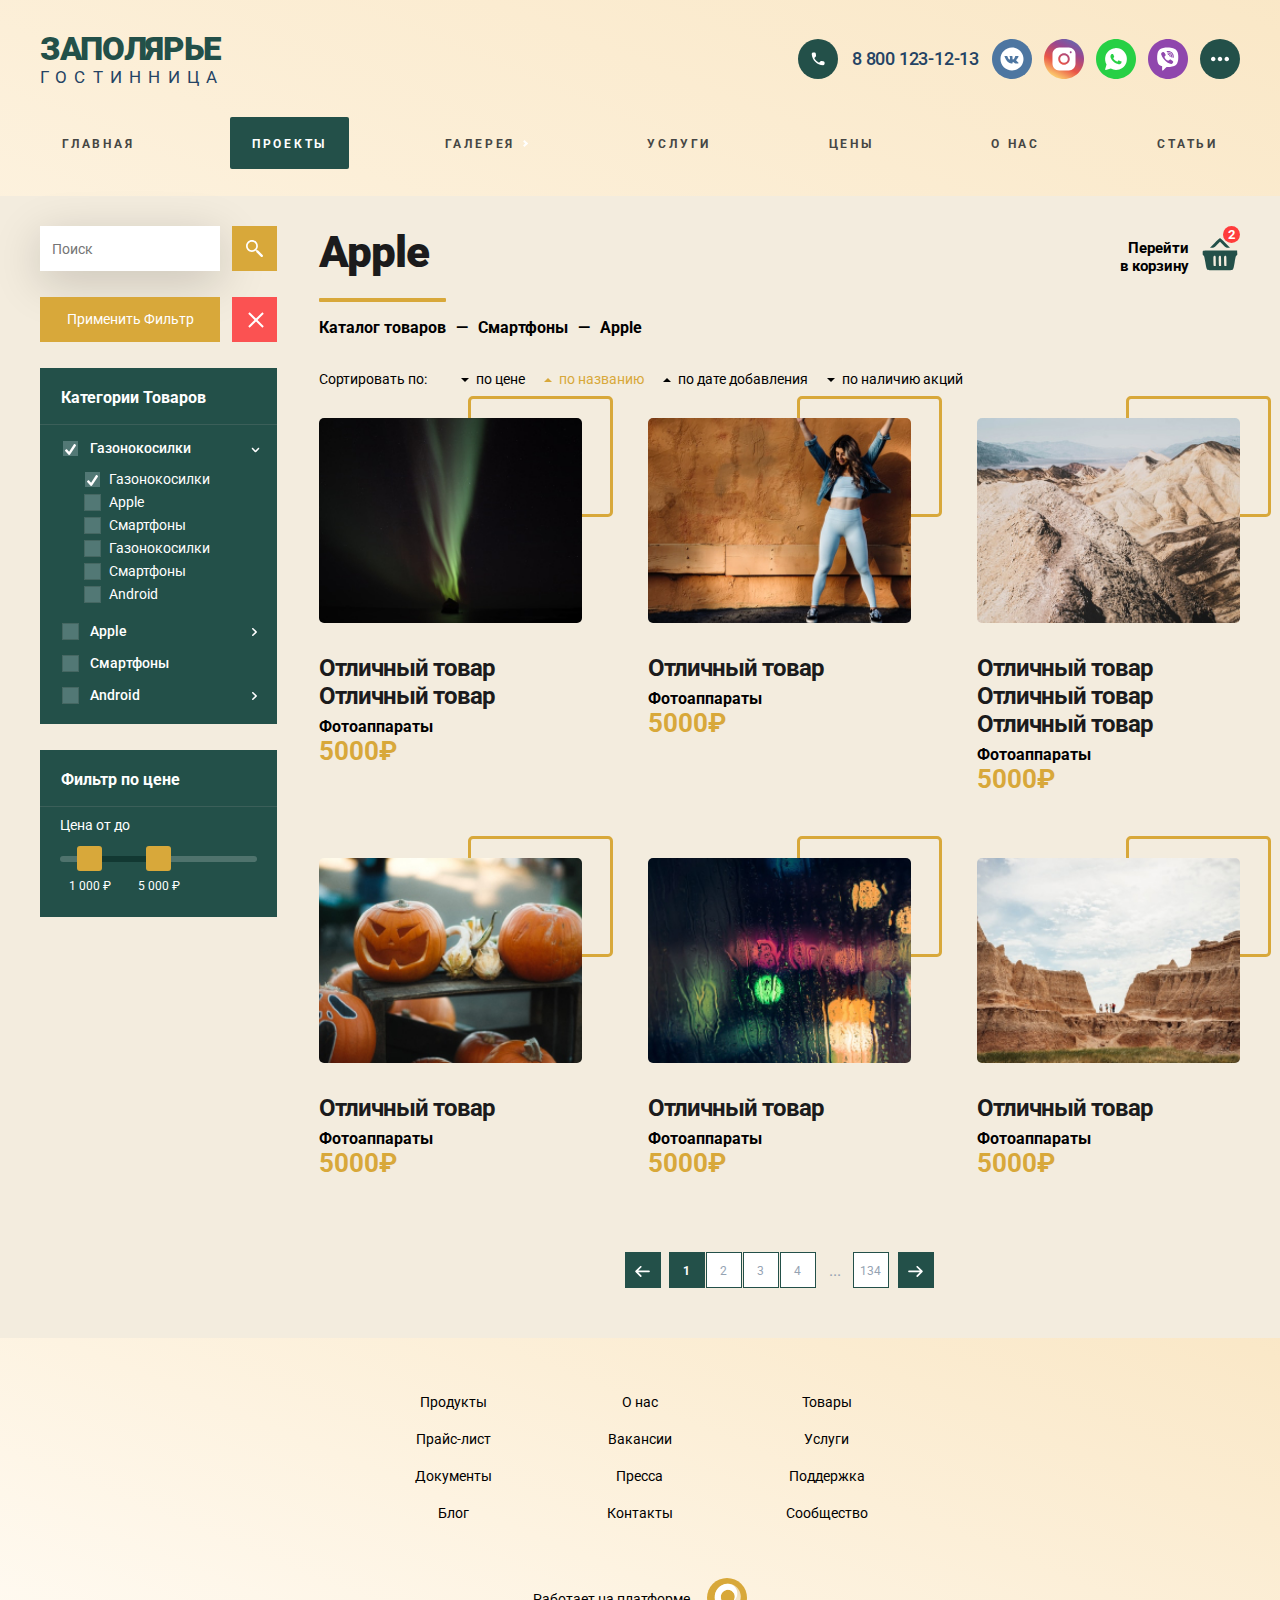
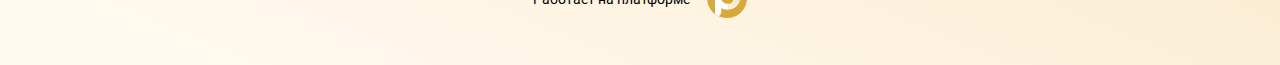
<file: category.html>
<!DOCTYPE html>
<html lang="ru">
	<head>
		<meta http-equiv="Content-Type" content="text/html; charset=utf-8">
		<!-- Переключение IE в последнию версию, на случай если в настройках пользователя стоит меньшая -->
		<meta http-equiv="X-UA-Compatible" content="IE=edge">

		<!-- Адаптирование страницы для мобильных устройств -->
		<meta name="viewport" content="width=device-width, initial-scale=1, maximum-scale=1">

		<!-- Запрет распознования номера телефона -->
		<meta name="format-detection" content="telephone=no">
		<meta name="SKYPE_TOOLBAR" content ="SKYPE_TOOLBAR_PARSER_COMPATIBLE">

		<!-- Заголовок страницы -->
		<title>Заголовок страницы</title>

		<!-- Данное значение часто используют(использовали) поисковые системы -->
		<meta name="description" content="">
		<meta name="keywords" content="">

		<!-- Традиционная иконка сайта, размер 16x16, прозрачность поддерживается. Рекомендуемый формат: .ico или .png -->
		<link rel="shortcut icon" href="images/favicon.ico">

		<!-- Подключение шрифтов с гугла -->
		<link rel="preconnect" href="https://fonts.googleapis.com">
		<link rel="preconnect" href="https://fonts.gstatic.com" crossorigin>
		<link href="https://fonts.googleapis.com/css2?family=Roboto:wght@400;500;700;900&display=swap" rel="stylesheet">

		<!-- Подключение файлов стилей -->
		<link rel="stylesheet" href="css/fancybox.css">
		<link rel="stylesheet" href="css/owl.carousel.css">
		<link rel="stylesheet" href="css/ion.rangeSlider.css">
		<link rel="stylesheet" href="css/styles.css">

		<link rel="stylesheet" href="css/response_1185.css" media="(max-width: 1185px)">
		<link rel="stylesheet" href="css/response_1023.css" media="(max-width: 1023px)">
		<link rel="stylesheet" href="css/response_767.css" media="(max-width: 767px)">
		<link rel="stylesheet" href="css/response_479.css" media="(max-width: 479px)">
	</head>

	<body>
		<div class="wrap">
			<div class="main">
				<!-- Шапка -->
				<header>
					<button type="button" class="close">
						<span></span>
						<span></span>
					</button>


					<div class="mob_scroll">
						<div class="info">
							<div class="cont flex">

								<div class="logo logo-mob">
									<div class="name resizeble-font" data-ratio="1.5"><a href="">ЗАПОЛЯРЬЕ</a></div>
									<div class="desc resizeble-font2" data-ratio="1.5">ГОСТИННИЦА</div>
								</div>

								<div class="contacts">									
									<div class="phones">
										<a href="tel:88001231213">
											<img data-src="images/ic_phone.svg" alt="" class="lozad loaded" src="images/ic_phone.svg" data-loaded="true">
											<span>8 800 123-12-13</span>
										</a>
									</div>
								</div>

								<div class="socials">
									<a href="/" target="_blank" rel="noopener nofollow">
										<img src="images/ic_soc1.svg" alt="">
									</a>

									<a href="/" target="_blank" rel="noopener nofollow">
										<img src="images/ic_soc2.svg" alt="">
									</a>

									<a href="/" target="_blank" rel="noopener nofollow">
										<img src="images/ic_soc3.svg" alt="">
									</a>

									<a href="/" target="_blank" rel="noopener nofollow">
										<img src="images/ic_soc4.svg" alt="">
									</a>

									<a href="/" target="_blank" rel="noopener nofollow">
										<img src="images/ic_soc4.svg" alt="">
									</a>

									<a href="/" target="_blank" rel="noopener nofollow">
										<img src="images/ic_soc4.svg" alt="">
									</a>

									<a href="/" target="_blank" rel="noopener nofollow">
										<img src="images/ic_soc4.svg" alt="">
									</a>

									<a href="/" target="_blank" rel="noopener nofollow">
										<img src="images/ic_soc4.svg" alt="">
									</a>
								</div>
							</div>
						</div>


						<div class="bottom">
							<div class="cont">
						
								<ul class="menu flex">
									<li class="item">
										<a href="/">ГЛАВНАЯ</a>
									</li>
						
									<li class="item">
										<a href="/" class="active">ПРОЕКТЫ</a>
									</li>
						
									<li class="item">
										<a href="#" class="sub_link">
											<span>ГАЛЕРЕЯ</span>
										</a>
						
										<div class="sub_menu">
											<div class="item"><a href="/">КАТЕГОРИИ</a></div>
											<div class="item">
												<a href="/" class="sub_link"><span>ТОВАРЫ</span></a>
												<div class="sub_menu">
													<div><a href="/">КАТЕГОРИИ</a></div>
													<div><a href="/">ТОВАРЫ</a></div>
													<div><a href="/">ПРОДУКТЫ</a></div>
													<div><a href="/">ФОТОГРАФИИ</a></div>
												</div>
											</div>
											<div class="item"><a href="/">ПРОДУКТЫ</a></div>
											<div class="item"><a href="/">ФОТОГРАФИИ</a></div>
										</div>
									</li>
						
									<li class="item">
										<a href="/">Услуги</a>
									</li>
						
									<li class="item">
										<a href="/">Цены</a>
									</li>
						
									<li class="item">
										<a href="/">О нас</a>
									</li>
						
									<li class="item">
										<a href="/">Статьи</a>
									</li>				
								</ul>
							</div>
						</div>
					</div>
				</header>


				<div class="mob_header">
					<div class="cont">

						<div class="logo">
							<a href="/">
								<div class="name resizeble-font3" data-ratio="1.5">ЗАПОЛЯРЬЕ</div>
								<div class="desc">ГОСТИННИЦА</div>								
							</a>
						</div>


						<div class="bg">
							<div class="contacts">
								<a href="tel:88001231213">
									<img data-src="images/ic_phone.svg" alt="" class="lozad loaded" src="images/ic_phone.svg" data-loaded="true">
								</a>                               
							</div>

							<div class="socials">
								<a href="/" target="_blank" rel="noopener nofollow">
									<img src="images/ic_soc1.svg" alt="">
								</a>

								<a href="/" target="_blank" rel="noopener nofollow">
									<img src="images/ic_soc2.svg" alt="">
								</a>

								<a href="/" target="_blank" rel="noopener nofollow">
									<img src="images/ic_soc3.svg" alt="">
								</a>

								<a href="/" target="_blank" rel="noopener nofollow">
									<img src="images/ic_soc4.svg" alt="">
								</a>

								<a href="/" target="_blank" rel="noopener nofollow">
									<img src="images/ic_soc4.svg" alt="">
								</a>

								<a href="/" target="_blank" rel="noopener nofollow">
									<img src="images/ic_soc4.svg" alt="">
								</a>

								<a href="/" target="_blank" rel="noopener nofollow">
									<img src="images/ic_soc4.svg" alt="">
								</a>
							</div>
						</div>


						<button type="button" class="mob_menu_link">
							<span></span>
							<span></span>
							<span></span>
						</button>

					</div>
				</div>
				<!-- End Шапка -->


				<!-- Основная часть -->
				<section class="content_flex block">
					<div class="cont flex">

						<aside>
							<button class="mob_filter_link">
								<img src="images/ic_filter.svg" alt=""> Фильтр
							</button>


							<div class="search">
								<form action="">
									<input type="text" name="" value="" placeholder="Поиск" class="input">

									<button type="submit" class="submit_btn">
										<img src="images/ic_search.svg" alt="">
									</button>
								</form>								
							</div>

							<div class="submit">
								<button type="submit" class="submit_btn">Применить Фильтр</button>
								<button type="reset" class="reset"><i></i></button> 
							</div>


							<form action="" class="filter">
								<div class="cats block">
									<div class="title">
										Категории Товаров
										<button class="close"></button>
									</div>

									<div class="tab_filter">
										<div class="tab_filter_title active"><input type="checkbox" checked class="parent_cat" name="" id="cat_1_p"><label for="cat_1_p"></label><span>Газонокосилки</span>
											<i><svg width="5" height="8" viewBox="0 0 5 8" fill="none" xmlns="http://www.w3.org/2000/svg">
												<path d="M3.07506 4L0.231104 1.28598C-0.0770347 0.99192 -0.0770347 0.514605 0.231104 0.220545C0.539243 -0.0735151 1.03941 -0.0735151 1.34755 0.220545L4.78173 3.49782C5.07275 3.77555 5.07275 4.22516 4.78173 4.50218L1.34755 7.77945C1.03941 8.07351 0.539243 8.07351 0.231104 7.77945C-0.0770347 7.48539 -0.0770347 7.00808 0.231104 6.71402L3.07506 4Z" fill="#959595"/>
												</svg>
											</i>
										</div>
										<div class="data data_new active">
											<div class="data2">
												<div><input type="checkbox" checked name="" id="cat_1"><label for="cat_1">Газонокосилки</label></div>
												<div><input type="checkbox"  name="" id="cat_2"><label  for="cat_2">Apple</label></div>
												<div><input type="checkbox"  name="" id="cat_3"><label  for="cat_3">Смартфоны</label></div>
												<div><input type="checkbox"  name="" id="cat_4"><label  for="cat_4">Газонокосилки</label></div>
												<div><input type="checkbox"  name="" id="cat_5"><label  for="cat_5">Смартфоны</label></div>
												<div><input type="checkbox"  name="" id="cat_6"><label  for="cat_6">Android</label></div>
											</div>
										</div>
									</div>

									<div class="tab_filter">
										<div class="tab_filter_title "><input type="checkbox"  class="parent_cat" name="" id="cat_2_p"><label for="cat_2_p"></label><span>Apple</span>
											<i><svg width="5" height="8" viewBox="0 0 5 8" fill="none" xmlns="http://www.w3.org/2000/svg">
												<path d="M3.07506 4L0.231104 1.28598C-0.0770347 0.99192 -0.0770347 0.514605 0.231104 0.220545C0.539243 -0.0735151 1.03941 -0.0735151 1.34755 0.220545L4.78173 3.49782C5.07275 3.77555 5.07275 4.22516 4.78173 4.50218L1.34755 7.77945C1.03941 8.07351 0.539243 8.07351 0.231104 7.77945C-0.0770347 7.48539 -0.0770347 7.00808 0.231104 6.71402L3.07506 4Z" fill="#959595"/>
												</svg>
											</i>
										</div>
										<div class="data data_new">
											<div class="data2">
												<div><input type="checkbox" checked name="" id="cat_31"><label for="cat_31">Все товары</label></div>
												<div><input type="checkbox"  name="" id="cat_32"><label  for="cat_32">Все товары</label></div>
												<div><input type="checkbox"  name="" id="cat_33"><label  for="cat_33">Все товары</label></div>
												<div><input type="checkbox"  name="" id="cat_34"><label  for="cat_34">Все товары</label></div>
											</div>
										</div>
									</div>


									<div class="tab_filter">
										<div class="tab_filter_title "><input type="checkbox"  class="parent_cat" name="" id="cat_3_p"><label for="cat_3_p"></label><span>Смартфоны</span>
											<i style="visibility: hidden; height:0;"><svg width="5" height="8" viewBox="0 0 5 8" fill="none" xmlns="http://www.w3.org/2000/svg">
												<path d="M3.07506 4L0.231104 1.28598C-0.0770347 0.99192 -0.0770347 0.514605 0.231104 0.220545C0.539243 -0.0735151 1.03941 -0.0735151 1.34755 0.220545L4.78173 3.49782C5.07275 3.77555 5.07275 4.22516 4.78173 4.50218L1.34755 7.77945C1.03941 8.07351 0.539243 8.07351 0.231104 7.77945C-0.0770347 7.48539 -0.0770347 7.00808 0.231104 6.71402L3.07506 4Z" fill="#959595"/>
												</svg>
											</i>
										</div>
									</div>

									<div class="tab_filter">
										<div class="tab_filter_title "><input type="checkbox"  class="parent_cat" name="" id="cat_4_p"><label for="cat_4_p"></label><span>Android</span>
											<i><svg width="5" height="8" viewBox="0 0 5 8" fill="none" xmlns="http://www.w3.org/2000/svg">
												<path d="M3.07506 4L0.231104 1.28598C-0.0770347 0.99192 -0.0770347 0.514605 0.231104 0.220545C0.539243 -0.0735151 1.03941 -0.0735151 1.34755 0.220545L4.78173 3.49782C5.07275 3.77555 5.07275 4.22516 4.78173 4.50218L1.34755 7.77945C1.03941 8.07351 0.539243 8.07351 0.231104 7.77945C-0.0770347 7.48539 -0.0770347 7.00808 0.231104 6.71402L3.07506 4Z" fill="#959595"/>
												</svg>
											</i>
										</div>
										<div class="data data_new">
											<div class="data2">
												<div><input type="checkbox" checked name="" id="cat_41"><label for="cat_41">Все товары</label></div>
												<div><input type="checkbox"  name="" id="cat_42"><label  for="cat_42">Все товары</label></div>
												<div><input type="checkbox"  name="" id="cat_43"><label  for="cat_43">Все товары</label></div>
												<div><input type="checkbox"  name="" id="cat_44"><label  for="cat_44">Все товары</label></div>
											</div>
										</div>
									</div>
								</div>


								<div class="block">
									<div class="title">Фильтр по цене</div>

									<div class="data range price_range">
										<div class="name">Цена от до</div>

										<input type="hidden" id="price_range" name="price_range" value="">
									</div>
								</div>
								<div class="submit submit-mob" style="display: none;">
									<button type="submit" class="submit_btn">Применить Фильтр</button>
									<button type="reset" class="reset"><i></i></button> 
								</div>

							</form>
						</aside>


						<section class="content">
							<div class="block_head">
								<div class="title">Apple</div>
							</div>


							<a href="/" class="cart_link">
								<div class="title">Перейти<br> в корзину</div>

								<div class="icon">
									<svg height="90pt" preserveAspectRatio="xMidYMid meet" viewBox="0 0 90 90" width="90pt" xmlns="http://www.w3.org/2000/svg"><g transform="matrix(.1 0 0 -.1 0 90)"><path d="m330 765-105-105h45c42 0 49 4 112 67l68 67 68-67c63-63 70-67 112-67h45l-105 105c-58 58-112 105-120 105s-62-47-120-105z" fill="#2192E9"></path><path d="m67 593c-4-3-7-29-7-56 0-39 4-50 18-54 15-4 22-29 42-150 17-106 28-151 42-165 17-17 39-18 288-18s271 1 288 18c14 14 25 59 42 165 20 122 27 146 42 151 16 4 19 13 16 58l-3 53-381 3c-209 1-383-1-387-5zm288-233v-115h-25c-25 0-25 0-28 104-3 121 0 134 30 129 22-3 23-6 23-118zm120 0v-115h-25c-25 0-25 0-28 104-3 121 0 134 30 129 22-3 23-6 23-118zm120 0v-115h-25c-25 0-25 0-28 104-3 121 0 134 30 129 22-3 23-6 23-118z" fill="#235049"></path></g></svg>
								</div>

								<div class="count">2</div>
							</a>

							<div class="breadcrumbs">
								<a href="/">Каталог товаров</a> <span class="sep">—</span>
								<a href="/">Смартфоны</a> <span class="sep">—</span>
								<span class="current">Apple</span>
							</div>
							
							<div class="products_sort">
								<b>Сортировать по:</b> 
								<ul class="sorting_switcher">
									<li class="sort_asc">по цене</li>
									<li class="active sort_desc">по названию</li>
									<li class="sort_desc">по дате добавления</li>
									<li class="sort_asc">по наличию акций</li>
								</ul>
							</div>

							<div class="products">
								<div class="flex">
									
									<a href="/" class="product">

										<div class="img"><img data-src="images/tmp/product_thumb7.jpg" alt="" class="lozad"></div>

										<div class="info">
											<div class="name">Отличный товар Отличный товар</div>

											<div class="cat">Фотоаппараты</div>

											<div class="price">5000₽</div>
										</div>
									</a>
									<a href="/" class="product">

										<div class="img"><img data-src="images/tmp/product_thumb8.jpg" alt="" class="lozad"></div>

										<div class="info">
											<div class="name">Отличный товар</div>

											<div class="cat">Фотоаппараты</div>

											<div class="price">5000₽</div>
										</div>
									</a>
									<a href="/" class="product">										

										<div class="img"><img data-src="images/tmp/product_thumb9.jpg" alt="" class="lozad"></div>

										<div class="info">
											<div class="name">Отличный товар Отличный товар Отличный товар</div>

											<div class="cat">Фотоаппараты</div>

											<div class="price">5000₽</div>
										</div>
									</a>
									<a href="/" class="product">

										<div class="img"><img data-src="images/tmp/product_thumb13.jpg" alt="" class="lozad"></div>

										<div class="info">
											<div class="name">Отличный товар</div>

											<div class="cat">Фотоаппараты</div>

											<div class="price">5000₽</div>
										</div>
									</a>
									<a href="/" class="product">

										<div class="img"><img data-src="images/tmp/product_thumb14.jpg" alt="" class="lozad"></div>

										<div class="info">
											<div class="name">Отличный товар</div>

											<div class="cat">Фотоаппараты</div>

											<div class="price">5000₽</div>
										</div>
									</a>
									<a href="/" class="product">

										<div class="img"><img data-src="images/tmp/product_thumb15.jpg" alt="" class="lozad"></div>

										<div class="info">
											<div class="name">Отличный товар</div>

											<div class="cat">Фотоаппараты</div>

											<div class="price">5000₽</div>
										</div>
									</a>
								</div>
							</div>

							<div class="pagination center">
								<a href="/" class="prev">
									<svg width="15" height="12" viewBox="0 0 15 12" fill="none" xmlns="http://www.w3.org/2000/svg">
										<path d="M5.74586 0.885468C5.95791 0.885468 6.17019 0.967861 6.33179 1.12988L6.40301 1.2011C6.72705 1.52513 6.72705 2.04977 6.40301 2.37297L3.2014 5.57459H14.0331C14.4906 5.57459 14.8619 5.94586 14.8619 6.40332C14.8619 6.86077 14.4906 7.23204 14.0331 7.23204H3.2014L6.40301 10.4337C6.72705 10.7577 6.72705 11.2823 6.40301 11.6055L6.33179 11.6768C6.00776 12.0008 5.48312 12.0008 5.15992 11.6768L0.472418 6.98925C0.148385 6.66522 0.148385 6.14058 0.472418 5.81738L5.15992 1.12988C5.32193 0.967861 5.5338 0.885468 5.74586 0.885468Z" fill="white"></path>
									</svg>
								</a>
								<a class="active">1</a>
								<a href="/">2</a>
								<a href="">3</a>
								<a href="">4</a>
								<span>...</span>
								<a href="">134</a>
								<a href="/" class="next">
									<svg width="15" height="12" viewBox="0 0 15 12" fill="none" xmlns="http://www.w3.org/2000/svg">
										<path d="M9.25414 0.885468C9.04209 0.885468 8.82981 0.967861 8.66821 1.12988L8.59699 1.2011C8.27295 1.52513 8.27295 2.04977 8.59699 2.37297L11.7986 5.57459H0.966852C0.509393 5.57459 0.138123 5.94586 0.138123 6.40332C0.138123 6.86077 0.509393 7.23204 0.966852 7.23204H11.7986L8.59699 10.4337C8.27295 10.7577 8.27295 11.2823 8.59699 11.6055L8.66821 11.6768C8.99224 12.0008 9.51688 12.0008 9.84008 11.6768L14.5276 6.98925C14.8516 6.66522 14.8516 6.14058 14.5276 5.81738L9.84008 1.12988C9.67807 0.967861 9.4662 0.885468 9.25414 0.885468Z" fill="white"></path>
									</svg>
								</a>
							</div>
							

						</section>

					</div>
				</section>
				<!-- End Основная часть -->
			</div>


			<!-- Подвал -->
			<footer>
				<div class="cont">

					<ul class="links">
						<li><a href="/">Продукты</a></li>
						<li><a href="/">Прайс-лист</a></li>
						<li><a href="/">Документы</a></li>
						<li><a href="/">Блог</a></li>
						<li><a href="/">О нас</a></li>
						<li><a href="/">Вакансии</a></li>
						<li><a href="/">Пресса</a></li>
						<li><a href="/">Контакты</a></li>
						<li><a href="/">Товары</a></li>
						<li><a href="/">Услуги</a></li>
						<li><a href="/">Поддержка</a></li>
						<li><a href="/">Сообщество</a></li>
					</ul>

					<div class="creator">
						Работает на платформе
						<a href="/" target="_blank" rel="noopener">
							<img src="images/footer_logo.svg" alt="">
						</a>
					</div>
				</div>
			</footer>
			<!-- End Подвал -->
		</div>


		<div class="buttonUp">
			<button type="button"></button>
		</div>


		<div class="overlay"></div>

		<div class="supports_error">
			Ваш браузер устарел рекомендуем обновить его до последней версии<br> или использовать другой более современный.
		</div>


		<!-- Подключение javascript файлов -->
		<script src="js/jquery-3.4.1.min.js"></script>
		<script src="js/jquery-migrate-1.4.1.min.js"></script>
		<script src="js/lozad.min.js"></script>
		<script src="js/owl.carousel.min.js"></script>
		<script src="js/inputmask.min.js"></script>
		<script src="js/nice-select.js"></script>
		<script src="js/flexmenu.min.js"></script>
		<script src="js/fancybox.min.js"></script>
		<script src="js/ion.rangeSlider.min.js"></script>
		<script src="js/countdown.js"></script>
		<script src="js/before-after.min.js"></script>
		<script src="js/functions.js"></script>
		<script src="js/scripts.js"></script>
	</body>
</html>
</file>
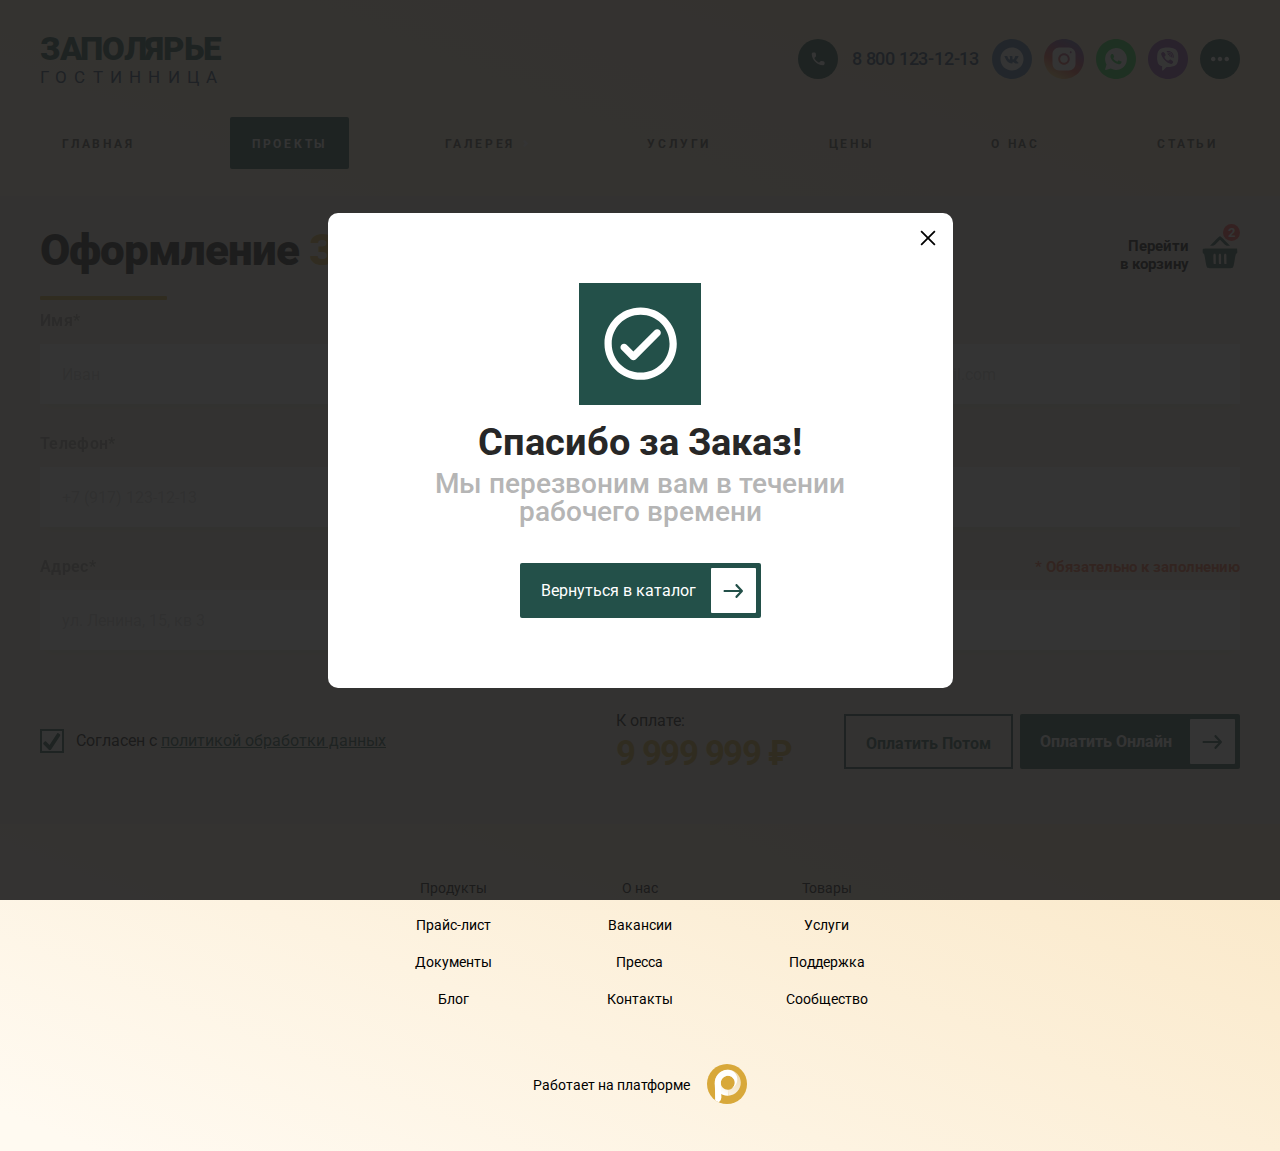
<file: checkout.html>
<!DOCTYPE html>
<html lang="ru">
	<head>
		<meta http-equiv="Content-Type" content="text/html; charset=utf-8">
		<!-- Переключение IE в последнию версию, на случай если в настройках пользователя стоит меньшая -->
		<meta http-equiv="X-UA-Compatible" content="IE=edge">

		<!-- Адаптирование страницы для мобильных устройств -->
		<meta name="viewport" content="width=device-width, initial-scale=1, maximum-scale=1">

		<!-- Запрет распознования номера телефона -->
		<meta name="format-detection" content="telephone=no">
		<meta name="SKYPE_TOOLBAR" content ="SKYPE_TOOLBAR_PARSER_COMPATIBLE">

		<!-- Заголовок страницы -->
		<title>Заголовок страницы</title>

		<!-- Данное значение часто используют(использовали) поисковые системы -->
		<meta name="description" content="">
		<meta name="keywords" content="">

		<!-- Традиционная иконка сайта, размер 16x16, прозрачность поддерживается. Рекомендуемый формат: .ico или .png -->
		<link rel="shortcut icon" href="images/favicon.ico">

		<!-- Подключение шрифтов с гугла -->
		<link rel="preconnect" href="https://fonts.googleapis.com">
		<link rel="preconnect" href="https://fonts.gstatic.com" crossorigin>
		<link href="https://fonts.googleapis.com/css2?family=Roboto:wght@400;500;700;900&display=swap" rel="stylesheet">

		<!-- Подключение файлов стилей -->
		<link rel="stylesheet" href="css/fancybox.css">
		<link rel="stylesheet" href="css/owl.carousel.css">
		<link rel="stylesheet" href="css/ion.rangeSlider.css">
		<link rel="stylesheet" href="css/styles.css">

		<link rel="stylesheet" href="css/response_1185.css" media="(max-width: 1185px)">
		<link rel="stylesheet" href="css/response_1023.css" media="(max-width: 1023px)">
		<link rel="stylesheet" href="css/response_767.css" media="(max-width: 767px)">
		<link rel="stylesheet" href="css/response_479.css" media="(max-width: 479px)">
	</head>

	<body>
		<div class="wrap">
			<div class="main">
				<!-- Шапка -->
				<header>
					<button type="button" class="close">
						<span></span>
						<span></span>
					</button>


					<div class="mob_scroll">
						<div class="info">
							<div class="cont flex">

								<div class="logo logo-mob">
									<div class="name resizeble-font" data-ratio="1.5"><a href="">ЗАПОЛЯРЬЕ</a></div>
									<div class="desc resizeble-font2" data-ratio="1.5">ГОСТИННИЦА</div>
								</div>

								<div class="contacts">									
									<div class="phones">
										<a href="tel:88001231213">
											<img data-src="images/ic_phone.svg" alt="" class="lozad loaded" src="images/ic_phone.svg" data-loaded="true">
											<span>8 800 123-12-13</span>
										</a>
									</div>
								</div>

								<div class="socials">
									<a href="/" target="_blank" rel="noopener nofollow">
										<img src="images/ic_soc1.svg" alt="">
									</a>

									<a href="/" target="_blank" rel="noopener nofollow">
										<img src="images/ic_soc2.svg" alt="">
									</a>

									<a href="/" target="_blank" rel="noopener nofollow">
										<img src="images/ic_soc3.svg" alt="">
									</a>

									<a href="/" target="_blank" rel="noopener nofollow">
										<img src="images/ic_soc4.svg" alt="">
									</a>

									<a href="/" target="_blank" rel="noopener nofollow">
										<img src="images/ic_soc4.svg" alt="">
									</a>

									<a href="/" target="_blank" rel="noopener nofollow">
										<img src="images/ic_soc4.svg" alt="">
									</a>

									<a href="/" target="_blank" rel="noopener nofollow">
										<img src="images/ic_soc4.svg" alt="">
									</a>

									<a href="/" target="_blank" rel="noopener nofollow">
										<img src="images/ic_soc4.svg" alt="">
									</a>
								</div>
							</div>
						</div>


						<div class="bottom">
							<div class="cont">
						
								<ul class="menu flex">
									<li class="item">
										<a href="/">ГЛАВНАЯ</a>
									</li>
						
									<li class="item">
										<a href="/" class="active">ПРОЕКТЫ</a>
									</li>
						
									<li class="item">
										<a href="#" class="sub_link">
											<span>ГАЛЕРЕЯ</span>
										</a>
						
										<div class="sub_menu">
											<div class="item"><a href="/">КАТЕГОРИИ</a></div>
											<div class="item">
												<a href="/" class="sub_link"><span>ТОВАРЫ</span></a>
												<div class="sub_menu">
													<div><a href="/">КАТЕГОРИИ</a></div>
													<div><a href="/">ТОВАРЫ</a></div>
													<div><a href="/">ПРОДУКТЫ</a></div>
													<div><a href="/">ФОТОГРАФИИ</a></div>
												</div>
											</div>
											<div class="item"><a href="/">ПРОДУКТЫ</a></div>
											<div class="item"><a href="/">ФОТОГРАФИИ</a></div>
										</div>
									</li>
						
									<li class="item">
										<a href="/">Услуги</a>
									</li>
						
									<li class="item">
										<a href="/">Цены</a>
									</li>
						
									<li class="item">
										<a href="/">О нас</a>
									</li>
						
									<li class="item">
										<a href="/">Статьи</a>
									</li>				
								</ul>
							</div>
						</div>
					</div>
				</header>


				<div class="mob_header">
					<div class="cont">

						<div class="logo">
							<a href="/">
								<div class="name resizeble-font3" data-ratio="1.5">ЗАПОЛЯРЬЕ</div>
								<div class="desc">ГОСТИННИЦА</div>								
							</a>
						</div>


						<div class="bg">
							<div class="contacts">
								<a href="tel:88001231213">
									<img data-src="images/ic_phone.svg" alt="" class="lozad loaded" src="images/ic_phone.svg" data-loaded="true">
								</a>                               
							</div>

							<div class="socials">
								<a href="/" target="_blank" rel="noopener nofollow">
									<img src="images/ic_soc1.svg" alt="">
								</a>

								<a href="/" target="_blank" rel="noopener nofollow">
									<img src="images/ic_soc2.svg" alt="">
								</a>

								<a href="/" target="_blank" rel="noopener nofollow">
									<img src="images/ic_soc3.svg" alt="">
								</a>

								<a href="/" target="_blank" rel="noopener nofollow">
									<img src="images/ic_soc4.svg" alt="">
								</a>

								<a href="/" target="_blank" rel="noopener nofollow">
									<img src="images/ic_soc4.svg" alt="">
								</a>

								<a href="/" target="_blank" rel="noopener nofollow">
									<img src="images/ic_soc4.svg" alt="">
								</a>

								<a href="/" target="_blank" rel="noopener nofollow">
									<img src="images/ic_soc4.svg" alt="">
								</a>
							</div>
						</div>


						<button type="button" class="mob_menu_link">
							<span></span>
							<span></span>
							<span></span>
						</button>

					</div>
				</div>
				<!-- End Шапка -->


				<!-- Основная часть -->
				<section class="checkout_info">
					<div class="cont">

						<div class="block_head">
							<div class="title">Оформление <span>Заказа</span></div>
						</div>

						<a href="/" class="cart_link">
							<div>Перейти<br> в корзину</div>

							<div class="icon">
								<svg height="90pt" preserveAspectRatio="xMidYMid meet" viewBox="0 0 90 90" width="90pt" xmlns="http://www.w3.org/2000/svg"><g transform="matrix(.1 0 0 -.1 0 90)"><path d="m330 765-105-105h45c42 0 49 4 112 67l68 67 68-67c63-63 70-67 112-67h45l-105 105c-58 58-112 105-120 105s-62-47-120-105z" fill="#2192E9"></path><path d="m67 593c-4-3-7-29-7-56 0-39 4-50 18-54 15-4 22-29 42-150 17-106 28-151 42-165 17-17 39-18 288-18s271 1 288 18c14 14 25 59 42 165 20 122 27 146 42 151 16 4 19 13 16 58l-3 53-381 3c-209 1-383-1-387-5zm288-233v-115h-25c-25 0-25 0-28 104-3 121 0 134 30 129 22-3 23-6 23-118zm120 0v-115h-25c-25 0-25 0-28 104-3 121 0 134 30 129 22-3 23-6 23-118zm120 0v-115h-25c-25 0-25 0-28 104-3 121 0 134 30 129 22-3 23-6 23-118z" fill="#2192E9"></path></g></svg>
							</div>

							<div class="count">2</div>
						</a>


						<form action="" class="form">
							<div class="columns">
								<div class="line width1of3">
									<div class="label">Имя*</div>

									<div class="field">
										<input type="text" name="" value="" class="input" placeholder="Иван" required>
									</div>
								</div>


								<div class="line width1of3">
									<div class="label">Фамилия*</div>

									<div class="field">
										<input type="text" name="" value="" class="input" placeholder="Петров" required>
									</div>
								</div>


								<div class="line width1of3">
									<div class="label">E-Mail</div>

									<div class="field">
										<input type="email" name="" value="" class="input" placeholder="info@gmail.com" required>
									</div>
								</div>


								<div class="line width1of3">
									<div class="label">Телефон*</div>

									<div class="field">
										<input type="tel" name="" value="" class="input" placeholder="+7 (917) 123-12-13" required>
									</div>
								</div>

								<div class="line width1of3">
									<div class="label">Город*</div>

									<div class="field">
										<input type="text" name="" value="" class="input" placeholder="Москва" required>
									</div>
								</div>

								<div class="line width1of3">
									<div class="label">Индекс*</div>

									<div class="field">
										<input type="text" name="" value="" class="input" placeholder="123413" required>
									</div>
								</div>


								<div class="line width3of3">
									<div class="label">Адрес*</div>

									<div class="field">
										<input type="text" name="" value="" class="input" placeholder="ул. Ленина, 15, кв 3" required>
									</div>
									<div class="exp">* Обязательно к заполнению</div>
								</div>
								
							</div>


							<div class="bottom">
								<div class="agree">
									<input type="checkbox" name="agree" id="agree_check" checked="">
									<label for="agree_check">Согласен с <a href="#">политикой обработки данных</a> 
										<i><svg width="18" height="18" viewBox="0 0 18 18" fill="none" xmlns="http://www.w3.org/2000/svg"><path d="M16.9132 1.82809L15.3754 0.744931C14.9499 0.446366 14.367 0.560932 14.0822 0.998363L6.54409 12.5174L3.07992 8.92767C2.71809 8.55273 2.12844 8.55273 1.76661 8.92767L0.44996 10.292C0.0881317 10.667 0.0881317 11.278 0.44996 11.6564L5.77688 17.1764C6.07506 17.4854 6.54409 17.7214 6.96623 17.7214C7.38836 17.7214 7.81384 17.4472 8.08857 17.034L17.1611 3.16469C17.4492 2.72726 17.3386 2.12666 16.9132 1.82809Z"></path></svg></i>
									</label>
								</div>
								<div class="total_price">
									<span>К оплате:</span>  
									<div class="val">9 999 999 ₽</div>
								</div>
								<div class="submit">
									<button type="submit" class="pay_later">Оплатить Потом</button>

									<button type="button" class="submit_btn">Оплатить Онлайн
										<svg width="45" height="45" viewBox="0 0 45 45" fill="none" xmlns="http://www.w3.org/2000/svg">
											<rect width="45" height="45" rx="1" fill="white"></rect>
											<path d="M25.4425 16C25.1904 16 24.9381 16.1045 24.746 16.3101L24.6613 16.4005C24.2761 16.8116 24.2761 17.4772 24.6613 17.8873L28.4671 21.9494H13.5C12.9562 21.9494 12.5149 22.4205 12.5149 23.0009C12.5149 23.5813 12.9562 24.0523 13.5 24.0523H28.4671L24.6613 28.1145C24.2761 28.5256 24.2761 29.1912 24.6613 29.6013L24.746 29.6917C25.1312 30.1028 25.7548 30.1028 26.139 29.6917L31.7111 23.7443C32.0963 23.3332 32.0963 22.6675 31.7111 22.2575L26.139 16.3101C25.9464 16.1045 25.6946 16 25.4425 16Z" fill="#235049"></path>
										</svg>
									</button>
								</div>
							</div>
						</form>

					</div>
				</section>
				<!-- End Основная часть -->
			</div>


			<!-- Подвал -->
			<footer>
				<div class="cont">

					<ul class="links">
						<li><a href="/">Продукты</a></li>
						<li><a href="/">Прайс-лист</a></li>
						<li><a href="/">Документы</a></li>
						<li><a href="/">Блог</a></li>
						<li><a href="/">О нас</a></li>
						<li><a href="/">Вакансии</a></li>
						<li><a href="/">Пресса</a></li>
						<li><a href="/">Контакты</a></li>
						<li><a href="/">Товары</a></li>
						<li><a href="/">Услуги</a></li>
						<li><a href="/">Поддержка</a></li>
						<li><a href="/">Сообщество</a></li>
					</ul>

					<div class="creator">
						Работает на платформе
						<a href="/" target="_blank" rel="noopener">
							<img src="images/footer_logo.svg" alt="">
						</a>
					</div>
				</div>
			</footer>
			<!-- End Подвал -->
		</div>


		<div class="buttonUp">
			<button type="button"></button>
		</div>


		<div class="overlay"></div>

		<div class="supports_error">
			Ваш браузер устарел рекомендуем обновить его до последней версии<br> или использовать другой более современный.
		</div>
		

		<section class="modal" id="thanks">
			<div class="icon">
				<svg width="73" height="73" viewBox="0 0 73 73" fill="none" xmlns="http://www.w3.org/2000/svg">
					<path fill-rule="evenodd" clip-rule="evenodd" d="M36.6352 0.486328C16.681 0.486328 0.486328 16.681 0.486328 36.6352C0.486328 56.5894 16.681 72.7841 36.6352 72.7841C56.5894 72.7841 72.7841 56.5894 72.7841 36.6352C72.7841 16.681 56.5894 0.486328 36.6352 0.486328ZM36.6352 65.5543C20.6936 65.5543 7.7161 52.5769 7.7161 36.6352C7.7161 20.6936 20.6936 7.7161 36.6352 7.7161C52.5769 7.7161 65.5543 20.6936 65.5543 36.6352C65.5543 52.5769 52.5769 65.5543 36.6352 65.5543ZM29.4054 44.4795L50.661 23.224C52.0708 21.8142 54.3843 21.8142 55.7941 23.224C57.2039 24.6338 57.2039 26.9112 55.7941 28.321L31.972 52.1431C30.5622 53.5529 28.2848 53.5529 26.875 52.1431L17.5124 42.7805C16.1026 41.3707 16.1026 39.0933 17.5124 37.6835C18.9223 36.2737 21.1996 36.2737 22.6094 37.6835L29.4054 44.4795Z" fill="white"/>
				</svg>
			</div>

			<div class="title">Спасибо за Заказ!</div>

			<div class="desc">Мы перезвоним вам в течении рабочего времени</div>

			<a href="#" class="link">
				<span>Вернуться в каталог</span> 											
				<svg width="45" height="45" viewBox="0 0 45 45" fill="none" xmlns="http://www.w3.org/2000/svg">
					<rect width="45" height="45" rx="1" fill="white"></rect>
					<path d="M25.4425 16C25.1904 16 24.9381 16.1045 24.746 16.3101L24.6613 16.4005C24.2761 16.8116 24.2761 17.4772 24.6613 17.8873L28.4671 21.9494H13.5C12.9562 21.9494 12.5149 22.4205 12.5149 23.0009C12.5149 23.5813 12.9562 24.0523 13.5 24.0523H28.4671L24.6613 28.1145C24.2761 28.5256 24.2761 29.1912 24.6613 29.6013L24.746 29.6917C25.1312 30.1028 25.7548 30.1028 26.139 29.6917L31.7111 23.7443C32.0963 23.3332 32.0963 22.6675 31.7111 22.2575L26.139 16.3101C25.9464 16.1045 25.6946 16 25.4425 16Z" fill="#235049"></path>
				</svg>
			</a>
		</section>
		

		


		<!-- Подключение javascript файлов -->
		<script src="js/jquery-3.4.1.min.js"></script>
		<script src="js/jquery-migrate-1.4.1.min.js"></script>
		<script src="js/lozad.min.js"></script>
		<script src="js/owl.carousel.min.js"></script>
		<script src="js/inputmask.min.js"></script>
		<script src="js/nice-select.js"></script>
		<script src="js/flexmenu.min.js"></script>
		<script src="js/fancybox.min.js"></script>
		<script src="js/ion.rangeSlider.min.js"></script>
		<script src="js/countdown.js"></script>
		<script src="js/before-after.min.js"></script>
		<script src="js/functions.js"></script>
		<script src="js/scripts.js"></script>


		<script>
			$.fancybox.open({
				src  : '#thanks',
				type : 'inline',
				touch : false
			})
		</script>

	</body>
</html>
</file>
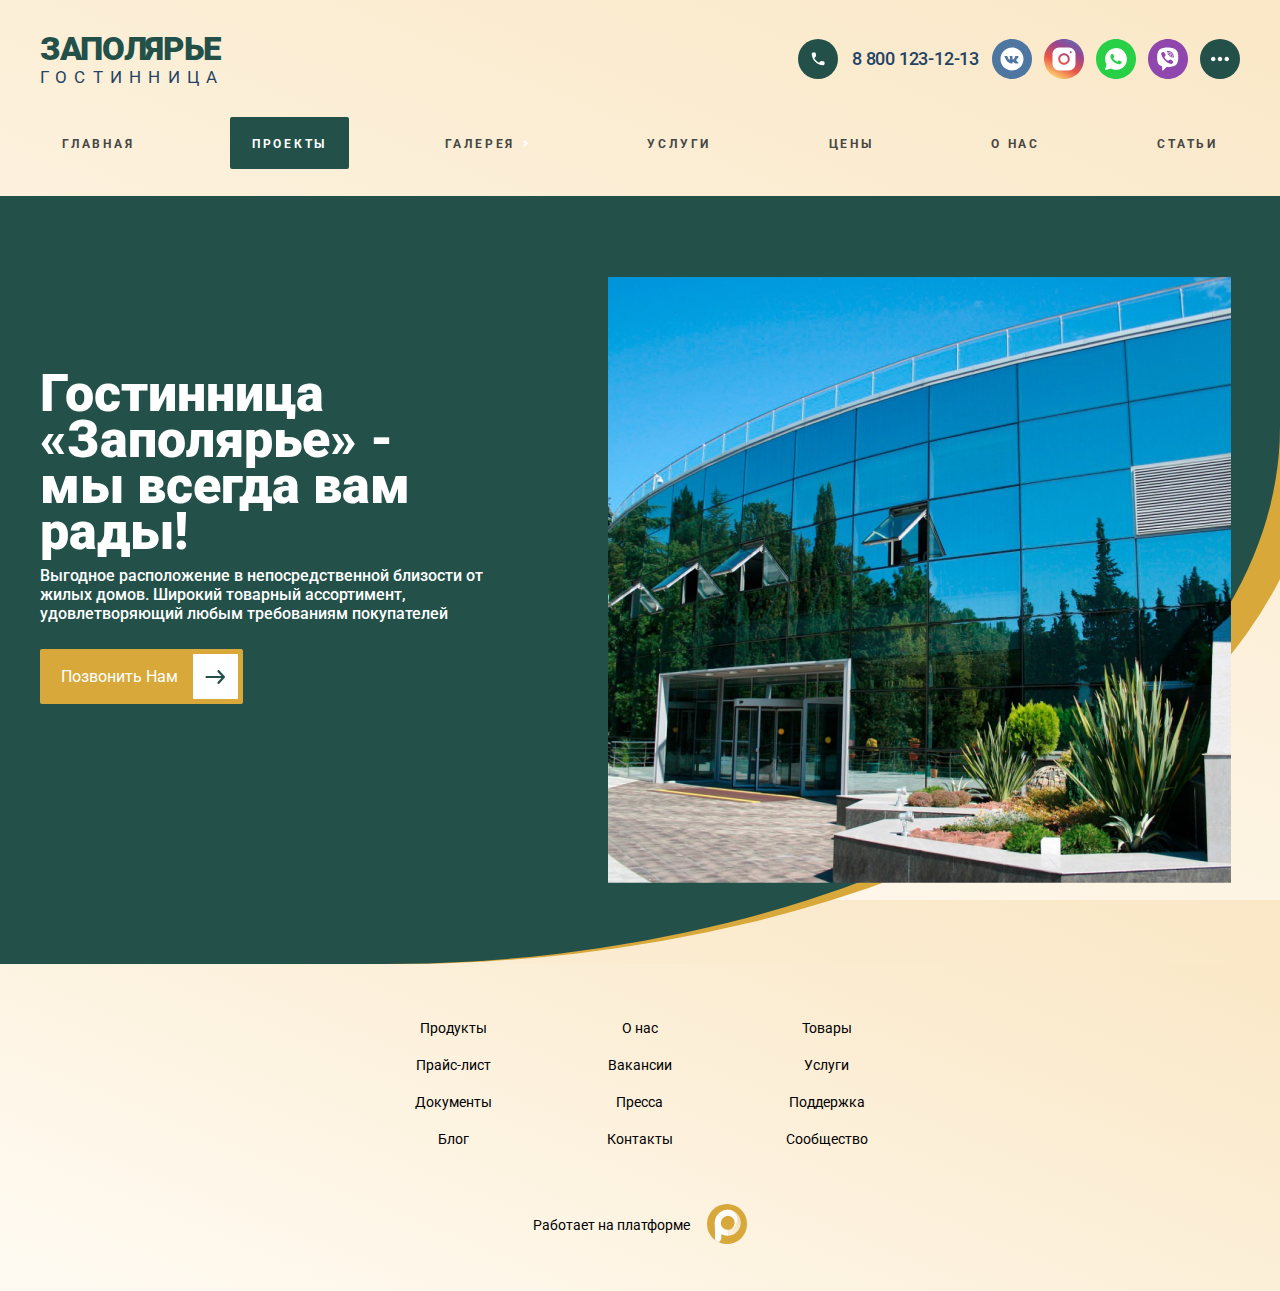
<file: index2.html>
<!DOCTYPE html>
<html lang="ru">
	<head>
		<meta http-equiv="Content-Type" content="text/html; charset=utf-8">
		<!-- Переключение IE в последнию версию, на случай если в настройках пользователя стоит меньшая -->
		<meta http-equiv="X-UA-Compatible" content="IE=edge">

		<!-- Адаптирование страницы для мобильных устройств -->
		<meta name="viewport" content="width=device-width, initial-scale=1, maximum-scale=1">

		<!-- Запрет распознования номера телефона -->
		<meta name="format-detection" content="telephone=no">
		<meta name="SKYPE_TOOLBAR" content ="SKYPE_TOOLBAR_PARSER_COMPATIBLE">

		<!-- Заголовок страницы -->
		<title>Заголовок страницы</title>

		<!-- Данное значение часто используют(использовали) поисковые системы -->
		<meta name="description" content="">
		<meta name="keywords" content="">

		<!-- Традиционная иконка сайта, размер 16x16, прозрачность поддерживается. Рекомендуемый формат: .ico или .png -->
		<link rel="shortcut icon" href="images/favicon.ico">

		<!-- Подключение шрифтов с гугла -->
		<link rel="preconnect" href="https://fonts.googleapis.com">
		<link rel="preconnect" href="https://fonts.gstatic.com" crossorigin>
		<link href="https://fonts.googleapis.com/css2?family=Roboto:wght@400;500;700;900&display=swap" rel="stylesheet">

		<!-- Подключение файлов стилей -->
		<link rel="stylesheet" href="css/fancybox.css">
		<link rel="stylesheet" href="css/owl.carousel.css">
		<link rel="stylesheet" href="css/ion.rangeSlider.css">
		<link rel="stylesheet" href="css/styles.css">

		<link rel="stylesheet" href="css/response_1185.css" media="(max-width: 1185px)">
		<link rel="stylesheet" href="css/response_1023.css" media="(max-width: 1023px)">
		<link rel="stylesheet" href="css/response_767.css" media="(max-width: 767px)">
		<link rel="stylesheet" href="css/response_479.css" media="(max-width: 479px)">

	</head>

	<body>
		<div class="wrap">
			<div class="main">
				<!-- Шапка -->
				<header>
					<button type="button" class="close">
						<span></span>
						<span></span>
					</button>


					<div class="mob_scroll">
						<div class="info">
							<div class="cont flex">

								<div class="logo logo-mob">
									<div class="name resizeble-font" data-ratio="1.5"><a href="">ЗАПОЛЯРЬЕ</a></div>
									<div class="desc resizeble-font2" data-ratio="1.5">ГОСТИННИЦА</div>
								</div>

								<div class="contacts">									
									<div class="phones">
										<a href="tel:88001231213">
											<img data-src="images/ic_phone.svg" alt="" class="lozad loaded" src="images/ic_phone.svg" data-loaded="true">
											<span>8 800 123-12-13</span>
										</a>
									</div>
								</div>

								<div class="socials">
									<a href="/" target="_blank" rel="noopener nofollow">
										<img src="images/ic_soc1.svg" alt="">
									</a>

									<a href="/" target="_blank" rel="noopener nofollow">
										<img src="images/ic_soc2.svg" alt="">
									</a>

									<a href="/" target="_blank" rel="noopener nofollow">
										<img src="images/ic_soc3.svg" alt="">
									</a>

									<a href="/" target="_blank" rel="noopener nofollow">
										<img src="images/ic_soc4.svg" alt="">
									</a>

									<a href="/" target="_blank" rel="noopener nofollow">
										<img src="images/ic_soc4.svg" alt="">
									</a>

									<a href="/" target="_blank" rel="noopener nofollow">
										<img src="images/ic_soc4.svg" alt="">
									</a>

									<a href="/" target="_blank" rel="noopener nofollow">
										<img src="images/ic_soc4.svg" alt="">
									</a>

									<a href="/" target="_blank" rel="noopener nofollow">
										<img src="images/ic_soc4.svg" alt="">
									</a>
								</div>
							</div>
						</div>


						<div class="bottom">
							<div class="cont">
						
								<ul class="menu flex">
									<li class="item">
										<a href="/">ГЛАВНАЯ</a>
									</li>
						
									<li class="item">
										<a href="/" class="active">ПРОЕКТЫ</a>
									</li>
						
									<li class="item">
										<a href="#" class="sub_link">
											<span>ГАЛЕРЕЯ</span>
										</a>
						
										<div class="sub_menu">
											<div class="item"><a href="/">КАТЕГОРИИ</a></div>
											<div class="item">
												<a href="/" class="sub_link"><span>ТОВАРЫ</span></a>
												<div class="sub_menu">
													<div><a href="/">КАТЕГОРИИ</a></div>
													<div><a href="/">ТОВАРЫ</a></div>
													<div><a href="/">ПРОДУКТЫ</a></div>
													<div><a href="/">ФОТОГРАФИИ</a></div>
												</div>
											</div>
											<div class="item"><a href="/">ПРОДУКТЫ</a></div>
											<div class="item"><a href="/">ФОТОГРАФИИ</a></div>
										</div>
									</li>
						
									<li class="item">
										<a href="/">Услуги</a>
									</li>
						
									<li class="item">
										<a href="/">Цены</a>
									</li>
						
									<li class="item">
										<a href="/">О нас</a>
									</li>
						
									<li class="item">
										<a href="/">Статьи</a>
									</li>				
								</ul>
							</div>
						</div>
					</div>
				</header>


				<div class="mob_header">
					<div class="cont">

						<div class="logo">
							<a href="/">
								<div class="name resizeble-font3" data-ratio="1.5">ЗАПОЛЯРЬЕ</div>
								<div class="desc">ГОСТИННИЦА</div>								
							</a>
						</div>

						<div class="bg">
							<div class="contacts">
                                <a href="tel:88001231213">
                                    <img data-src="images/ic_phone.svg" alt="" class="lozad loaded" src="images/ic_phone.svg" data-loaded="true">
                                </a>                               
                            </div>

							<div class="socials">
								<a href="/" target="_blank" rel="noopener nofollow">
									<img src="images/ic_soc1.svg" alt="">
								</a>

								<a href="/" target="_blank" rel="noopener nofollow">
									<img src="images/ic_soc2.svg" alt="">
								</a>

								<a href="/" target="_blank" rel="noopener nofollow">
									<img src="images/ic_soc3.svg" alt="">
								</a>

								<a href="/" target="_blank" rel="noopener nofollow">
									<img src="images/ic_soc4.svg" alt="">
								</a>

								<a href="/" target="_blank" rel="noopener nofollow">
									<img src="images/ic_soc4.svg" alt="">
								</a>

								<a href="/" target="_blank" rel="noopener nofollow">
									<img src="images/ic_soc4.svg" alt="">
								</a>

								<a href="/" target="_blank" rel="noopener nofollow">
									<img src="images/ic_soc4.svg" alt="">
								</a>
							</div>
						</div>

						<button type="button" class="mob_menu_link">
							<span></span>
							<span></span>
							<span></span>
						</button>

					</div>
				</div>
				<!-- End Шапка -->


				<!-- Основная часть -->
				<section class="first_section2 block">
					<div class="cont">
						<div class="info">
							<div class="title">Гостинница «Заполярье»&nbsp;- 
								мы всегда вам рады!
							</div>
							<div class="desc">Выгодное расположение в непосредственной близости от жилых домов.  Широкий товарный ассортимент, удовлетворяющий любым требованиям покупателей</div>
							<a href="/" class="link">
								<span>Позвонить Нам	</span> 							
								<svg width="45" height="45" viewBox="0 0 45 45" fill="none" xmlns="http://www.w3.org/2000/svg">
									<rect width="45" height="45" rx="1" fill="white"></rect>
									<path d="M25.4425 16C25.1904 16 24.9381 16.1045 24.746 16.3101L24.6613 16.4005C24.2761 16.8116 24.2761 17.4772 24.6613 17.8873L28.4671 21.9494H13.5C12.9562 21.9494 12.5149 22.4205 12.5149 23.0009C12.5149 23.5813 12.9562 24.0523 13.5 24.0523H28.4671L24.6613 28.1145C24.2761 28.5256 24.2761 29.1912 24.6613 29.6013L24.746 29.6917C25.1312 30.1028 25.7548 30.1028 26.139 29.6917L31.7111 23.7443C32.0963 23.3332 32.0963 22.6675 31.7111 22.2575L26.139 16.3101C25.9464 16.1045 25.6946 16 25.4425 16Z" fill="#235049"></path>
								</svg>
							</a>
						</div>

						<div class="img">
							<img data-src="images/tmp/imac.png" alt="" class="lozad loaded" src="images/tmp/imac.png" data-loaded="true">
						</div>
					</div>
				</section>


				
				<!-- End Основная часть -->
			</div>


			<!-- Подвал -->
			<footer>
				<div class="cont">

					<ul class="links">
						<li><a href="/">Продукты</a></li>
						<li><a href="/">Прайс-лист</a></li>
						<li><a href="/">Документы</a></li>
						<li><a href="/">Блог</a></li>
						<li><a href="/">О нас</a></li>
						<li><a href="/">Вакансии</a></li>
						<li><a href="/">Пресса</a></li>
						<li><a href="/">Контакты</a></li>
						<li><a href="/">Товары</a></li>
						<li><a href="/">Услуги</a></li>
						<li><a href="/">Поддержка</a></li>
						<li><a href="/">Сообщество</a></li>
					</ul>

					<div class="creator">
						Работает на платформе
						<a href="/" target="_blank" rel="noopener">
							<img src="images/footer_logo.svg" alt="">
						</a>
					</div>
				</div>
			</footer>
			<!-- End Подвал -->
		</div>


		<div class="buttonUp">
			<button type="button"></button>
		</div>


		<div class="overlay"></div>

		<div class="supports_error">
			Ваш браузер устарел рекомендуем обновить его до последней версии<br> или использовать другой более современный.
		</div>


		<!-- Подключение javascript файлов -->
		<script src="js/jquery-3.4.1.min.js"></script>
		<script src="js/jquery-migrate-1.4.1.min.js"></script>
		<script src="js/lozad.min.js"></script>
		<script src="js/owl.carousel.min.js"></script>
		<script src="js/inputmask.min.js"></script>
		<script src="js/nice-select.js"></script>
		<script src="js/flexmenu.min.js"></script>
		<script src="js/fancybox.min.js"></script>
		<script src="js/ion.rangeSlider.min.js"></script>
		<script src="js/countdown.js"></script>
		<script src="js/before-after.min.js"></script>
		<script src="js/functions.js"></script>
		<script src="js/scripts.js"></script>
	</body>
</html>
</file>
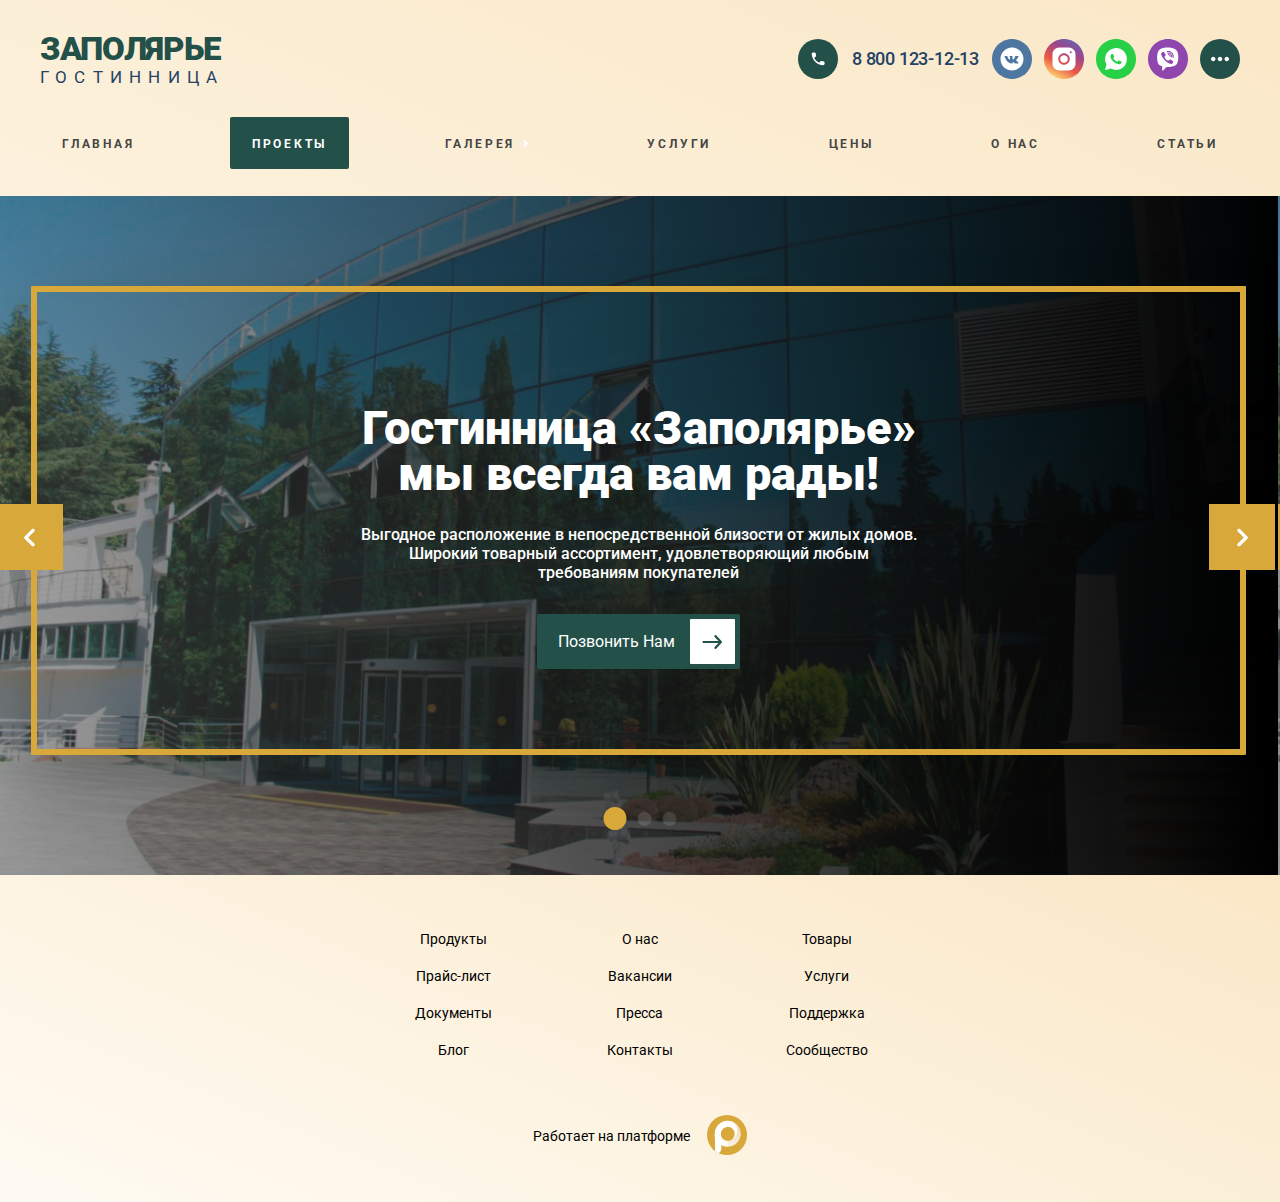
<file: index3.html>
<!DOCTYPE html>
<html lang="ru">
	<head>
		<meta http-equiv="Content-Type" content="text/html; charset=utf-8">
		<!-- Переключение IE в последнию версию, на случай если в настройках пользователя стоит меньшая -->
		<meta http-equiv="X-UA-Compatible" content="IE=edge">

		<!-- Адаптирование страницы для мобильных устройств -->
		<meta name="viewport" content="width=device-width, initial-scale=1, maximum-scale=1">

		<!-- Запрет распознования номера телефона -->
		<meta name="format-detection" content="telephone=no">
		<meta name="SKYPE_TOOLBAR" content ="SKYPE_TOOLBAR_PARSER_COMPATIBLE">

		<!-- Заголовок страницы -->
		<title>Заголовок страницы</title>

		<!-- Данное значение часто используют(использовали) поисковые системы -->
		<meta name="description" content="">
		<meta name="keywords" content="">

		<!-- Традиционная иконка сайта, размер 16x16, прозрачность поддерживается. Рекомендуемый формат: .ico или .png -->
		<link rel="shortcut icon" href="images/favicon.ico">

		<!-- Подключение шрифтов с гугла -->
		<link rel="preconnect" href="https://fonts.googleapis.com">
		<link rel="preconnect" href="https://fonts.gstatic.com" crossorigin>
		<link href="https://fonts.googleapis.com/css2?family=Roboto:wght@400;500;700;900&display=swap" rel="stylesheet">

		<!-- Подключение файлов стилей -->
		<link rel="stylesheet" href="css/fancybox.css">
		<link rel="stylesheet" href="css/owl.carousel.css">
		<link rel="stylesheet" href="css/ion.rangeSlider.css">
		<link rel="stylesheet" href="css/styles.css">

		<link rel="stylesheet" href="css/response_1185.css" media="(max-width: 1185px)">
		<link rel="stylesheet" href="css/response_1023.css" media="(max-width: 1023px)">
		<link rel="stylesheet" href="css/response_767.css" media="(max-width: 767px)">
		<link rel="stylesheet" href="css/response_479.css" media="(max-width: 479px)">
	</head>

	<body>
		<div class="wrap">
			<div class="main">
				<!-- Шапка -->
				<header>
					<button type="button" class="close">
						<span></span>
						<span></span>
					</button>


					<div class="mob_scroll">
						<div class="info">
							<div class="cont flex">

								<div class="logo logo-mob">
									<div class="name resizeble-font" data-ratio="1.5"><a href="">ЗАПОЛЯРЬЕ</a></div>
									<div class="desc resizeble-font2" data-ratio="1.5">ГОСТИННИЦА</div>
								</div>

								<div class="contacts">									
									<div class="phones">
										<a href="tel:88001231213">
											<img data-src="images/ic_phone.svg" alt="" class="lozad loaded" src="images/ic_phone.svg" data-loaded="true">
											<span>8 800 123-12-13</span>
										</a>
									</div>
								</div>

								<div class="socials">
									<a href="/" target="_blank" rel="noopener nofollow">
										<img src="images/ic_soc1.svg" alt="">
									</a>

									<a href="/" target="_blank" rel="noopener nofollow">
										<img src="images/ic_soc2.svg" alt="">
									</a>

									<a href="/" target="_blank" rel="noopener nofollow">
										<img src="images/ic_soc3.svg" alt="">
									</a>

									<a href="/" target="_blank" rel="noopener nofollow">
										<img src="images/ic_soc4.svg" alt="">
									</a>

									<a href="/" target="_blank" rel="noopener nofollow">
										<img src="images/ic_soc4.svg" alt="">
									</a>

									<a href="/" target="_blank" rel="noopener nofollow">
										<img src="images/ic_soc4.svg" alt="">
									</a>

									<a href="/" target="_blank" rel="noopener nofollow">
										<img src="images/ic_soc4.svg" alt="">
									</a>

									<a href="/" target="_blank" rel="noopener nofollow">
										<img src="images/ic_soc4.svg" alt="">
									</a>
								</div>
							</div>
						</div>


						<div class="bottom">
							<div class="cont">
						
								<ul class="menu flex">
									<li class="item">
										<a href="/">ГЛАВНАЯ</a>
									</li>
						
									<li class="item">
										<a href="/" class="active">ПРОЕКТЫ</a>
									</li>
						
									<li class="item">
										<a href="#" class="sub_link">
											<span>ГАЛЕРЕЯ</span>
										</a>
						
										<div class="sub_menu">
											<div class="item"><a href="/">КАТЕГОРИИ</a></div>
											<div class="item">
												<a href="/" class="sub_link"><span>ТОВАРЫ</span></a>
												<div class="sub_menu">
													<div><a href="/">КАТЕГОРИИ</a></div>
													<div><a href="/">ТОВАРЫ</a></div>
													<div><a href="/">ПРОДУКТЫ</a></div>
													<div><a href="/">ФОТОГРАФИИ</a></div>
												</div>
											</div>
											<div class="item"><a href="/">ПРОДУКТЫ</a></div>
											<div class="item"><a href="/">ФОТОГРАФИИ</a></div>
										</div>
									</li>
						
									<li class="item">
										<a href="/">Услуги</a>
									</li>
						
									<li class="item">
										<a href="/">Цены</a>
									</li>
						
									<li class="item">
										<a href="/">О нас</a>
									</li>
						
									<li class="item">
										<a href="/">Статьи</a>
									</li>				
								</ul>
							</div>
						</div>
					</div>
				</header>


				<div class="mob_header">
					<div class="cont">

						<div class="logo">
							<a href="/">
								<div class="name resizeble-font3" data-ratio="1.5">ЗАПОЛЯРЬЕ</div>
								<div class="desc">ГОСТИННИЦА</div>								
							</a>
						</div>

						<div class="bg">
							<div class="contacts">
                                <a href="tel:88001231213">
                                    <img data-src="images/ic_phone.svg" alt="" class="lozad loaded" src="images/ic_phone.svg" data-loaded="true">
                                </a>                               
                            </div>

							<div class="socials">
								<a href="/" target="_blank" rel="noopener nofollow">
									<img src="images/ic_soc1.svg" alt="">
								</a>

								<a href="/" target="_blank" rel="noopener nofollow">
									<img src="images/ic_soc2.svg" alt="">
								</a>

								<a href="/" target="_blank" rel="noopener nofollow">
									<img src="images/ic_soc3.svg" alt="">
								</a>

								<a href="/" target="_blank" rel="noopener nofollow">
									<img src="images/ic_soc4.svg" alt="">
								</a>

								<a href="/" target="_blank" rel="noopener nofollow">
									<img src="images/ic_soc4.svg" alt="">
								</a>

								<a href="/" target="_blank" rel="noopener nofollow">
									<img src="images/ic_soc4.svg" alt="">
								</a>

								<a href="/" target="_blank" rel="noopener nofollow">
									<img src="images/ic_soc4.svg" alt="">
								</a>
							</div>
						</div>

						<button type="button" class="mob_menu_link">
							<span></span>
							<span></span>
							<span></span>
						</button>

					</div>
				</div>
				<!-- End Шапка -->


				<!-- Основная часть -->
				<section class="main_slider">
					<div class="slider owl-carousel">
						<div class="slide">
							<div class="cont">
								<div class="btns">									   
									<div class="customPreviousBtn"><svg width="11" height="19" viewBox="0 0 11 19" fill="none" xmlns="http://www.w3.org/2000/svg"><path d="M4.2221 9.56434L10.2265 15.5688C10.8771 16.2193 10.8771 17.2753 10.2265 17.9259C9.57595 18.5765 8.51995 18.5765 7.86938 17.9259L0.618811 10.6753C0.00438234 10.0609 0.00438234 9.0662 0.618811 8.45334L7.86938 1.20277C8.51995 0.552201 9.57595 0.552201 10.2265 1.20277C10.8771 1.85334 10.8771 2.90934 10.2265 3.55992L4.2221 9.56434Z" fill="white"/></svg></div>
									<div class="customNextBtn"><svg width="11" height="19" viewBox="0 0 11 19" fill="none" xmlns="http://www.w3.org/2000/svg"><path d="M6.77793 9.56434L0.773505 15.5688C0.122933 16.2193 0.122933 17.2753 0.773505 17.9259C1.42408 18.5765 2.48008 18.5765 3.13065 17.9259L10.3812 10.6753C10.9956 10.0609 10.9956 9.0662 10.3812 8.45334L3.13065 1.20277C2.48008 0.552201 1.42408 0.552201 0.773505 1.20277C0.122933 1.85334 0.122933 2.90934 0.773505 3.55992L6.77793 9.56434Z" fill="white"/></svg></div>
								</div>
								<div class="info">
									<div class="title">Гостинница «Заполярье»<br> 
										мы всегда вам рады!</div>

									<div class="desc">Выгодное расположение в непосредственной близости от жилых домов.<br>  Широкий товарный ассортимент, удовлетворяющий любым <br>требованиям покупателей</div>

									<a href="/" class="link">
										<span>Позвонить Нам	</span> 							
										<svg width="45" height="45" viewBox="0 0 45 45" fill="none" xmlns="http://www.w3.org/2000/svg">
											<rect width="45" height="45" rx="1" fill="white"></rect>
											<path d="M25.4425 16C25.1904 16 24.9381 16.1045 24.746 16.3101L24.6613 16.4005C24.2761 16.8116 24.2761 17.4772 24.6613 17.8873L28.4671 21.9494H13.5C12.9562 21.9494 12.5149 22.4205 12.5149 23.0009C12.5149 23.5813 12.9562 24.0523 13.5 24.0523H28.4671L24.6613 28.1145C24.2761 28.5256 24.2761 29.1912 24.6613 29.6013L24.746 29.6917C25.1312 30.1028 25.7548 30.1028 26.139 29.6917L31.7111 23.7443C32.0963 23.3332 32.0963 22.6675 31.7111 22.2575L26.139 16.3101C25.9464 16.1045 25.6946 16 25.4425 16Z" fill="#235049"></path>
										</svg>
									</a>
								</div>

							</div>

							<div class="bg lozad" data-background-image="images/tmp/main_slider_img.jpg"></div>
						</div>


						<div class="slide">
							<div class="cont">
								<div class="btns">									   
									<div class="customPreviousBtn"><svg width="11" height="19" viewBox="0 0 11 19" fill="none" xmlns="http://www.w3.org/2000/svg"><path d="M4.2221 9.56434L10.2265 15.5688C10.8771 16.2193 10.8771 17.2753 10.2265 17.9259C9.57595 18.5765 8.51995 18.5765 7.86938 17.9259L0.618811 10.6753C0.00438234 10.0609 0.00438234 9.0662 0.618811 8.45334L7.86938 1.20277C8.51995 0.552201 9.57595 0.552201 10.2265 1.20277C10.8771 1.85334 10.8771 2.90934 10.2265 3.55992L4.2221 9.56434Z" fill="white"/></svg></div>
									<div class="customNextBtn"><svg width="11" height="19" viewBox="0 0 11 19" fill="none" xmlns="http://www.w3.org/2000/svg"><path d="M6.77793 9.56434L0.773505 15.5688C0.122933 16.2193 0.122933 17.2753 0.773505 17.9259C1.42408 18.5765 2.48008 18.5765 3.13065 17.9259L10.3812 10.6753C10.9956 10.0609 10.9956 9.0662 10.3812 8.45334L3.13065 1.20277C2.48008 0.552201 1.42408 0.552201 0.773505 1.20277C0.122933 1.85334 0.122933 2.90934 0.773505 3.55992L6.77793 9.56434Z" fill="white"/></svg></div>
								</div>
								<div class="info">
									<div class="title">Гостинница «Заполярье»<br> 
										мы всегда вам рады!</div>

									<div class="desc">Выгодное расположение в непосредственной близости от жилых домов.<br>  Широкий товарный ассортимент, удовлетворяющий любым <br>требованиям покупателей</div>

									<a href="/" class="link">
										<span>Позвонить Нам	</span> 							
										<svg width="45" height="45" viewBox="0 0 45 45" fill="none" xmlns="http://www.w3.org/2000/svg">
											<rect width="45" height="45" rx="1" fill="white"></rect>
											<path d="M25.4425 16C25.1904 16 24.9381 16.1045 24.746 16.3101L24.6613 16.4005C24.2761 16.8116 24.2761 17.4772 24.6613 17.8873L28.4671 21.9494H13.5C12.9562 21.9494 12.5149 22.4205 12.5149 23.0009C12.5149 23.5813 12.9562 24.0523 13.5 24.0523H28.4671L24.6613 28.1145C24.2761 28.5256 24.2761 29.1912 24.6613 29.6013L24.746 29.6917C25.1312 30.1028 25.7548 30.1028 26.139 29.6917L31.7111 23.7443C32.0963 23.3332 32.0963 22.6675 31.7111 22.2575L26.139 16.3101C25.9464 16.1045 25.6946 16 25.4425 16Z" fill="#235049"></path>
										</svg>
									</a>
								</div>

							</div>

							<div class="bg lozad" data-background-image="images/tmp/main_slider_img.jpg"></div>
						</div>


						<div class="slide">
							<div class="cont">
								<div class="btns">									   
									<div class="customPreviousBtn"><svg width="11" height="19" viewBox="0 0 11 19" fill="none" xmlns="http://www.w3.org/2000/svg"><path d="M4.2221 9.56434L10.2265 15.5688C10.8771 16.2193 10.8771 17.2753 10.2265 17.9259C9.57595 18.5765 8.51995 18.5765 7.86938 17.9259L0.618811 10.6753C0.00438234 10.0609 0.00438234 9.0662 0.618811 8.45334L7.86938 1.20277C8.51995 0.552201 9.57595 0.552201 10.2265 1.20277C10.8771 1.85334 10.8771 2.90934 10.2265 3.55992L4.2221 9.56434Z" fill="white"/></svg></div>
									<div class="customNextBtn"><svg width="11" height="19" viewBox="0 0 11 19" fill="none" xmlns="http://www.w3.org/2000/svg"><path d="M6.77793 9.56434L0.773505 15.5688C0.122933 16.2193 0.122933 17.2753 0.773505 17.9259C1.42408 18.5765 2.48008 18.5765 3.13065 17.9259L10.3812 10.6753C10.9956 10.0609 10.9956 9.0662 10.3812 8.45334L3.13065 1.20277C2.48008 0.552201 1.42408 0.552201 0.773505 1.20277C0.122933 1.85334 0.122933 2.90934 0.773505 3.55992L6.77793 9.56434Z" fill="white"/></svg></div>
								</div>
								<div class="info">
									<div class="title">Гостинница «Заполярье»<br> 
										мы всегда вам рады!</div>

									<div class="desc">Выгодное расположение в непосредственной близости от жилых домов.<br>  Широкий товарный ассортимент, удовлетворяющий любым <br>требованиям покупателей</div>

									<a href="/" class="link">
										<span>Позвонить Нам	</span> 							
										<svg width="45" height="45" viewBox="0 0 45 45" fill="none" xmlns="http://www.w3.org/2000/svg">
											<rect width="45" height="45" rx="1" fill="white"></rect>
											<path d="M25.4425 16C25.1904 16 24.9381 16.1045 24.746 16.3101L24.6613 16.4005C24.2761 16.8116 24.2761 17.4772 24.6613 17.8873L28.4671 21.9494H13.5C12.9562 21.9494 12.5149 22.4205 12.5149 23.0009C12.5149 23.5813 12.9562 24.0523 13.5 24.0523H28.4671L24.6613 28.1145C24.2761 28.5256 24.2761 29.1912 24.6613 29.6013L24.746 29.6917C25.1312 30.1028 25.7548 30.1028 26.139 29.6917L31.7111 23.7443C32.0963 23.3332 32.0963 22.6675 31.7111 22.2575L26.139 16.3101C25.9464 16.1045 25.6946 16 25.4425 16Z" fill="#235049"></path>
										</svg>
									</a>
								</div>

							</div>

							<div class="bg lozad" data-background-image="images/tmp/main_slider_img.jpg"></div>
						</div>
					</div>
				</section>


				
				<!-- End Основная часть -->
			</div>


			<!-- Подвал -->
			<footer>
				<div class="cont">

					<ul class="links">
						<li><a href="/">Продукты</a></li>
						<li><a href="/">Прайс-лист</a></li>
						<li><a href="/">Документы</a></li>
						<li><a href="/">Блог</a></li>
						<li><a href="/">О нас</a></li>
						<li><a href="/">Вакансии</a></li>
						<li><a href="/">Пресса</a></li>
						<li><a href="/">Контакты</a></li>
						<li><a href="/">Товары</a></li>
						<li><a href="/">Услуги</a></li>
						<li><a href="/">Поддержка</a></li>
						<li><a href="/">Сообщество</a></li>
					</ul>

					<div class="creator">
						Работает на платформе
						<a href="/" target="_blank" rel="noopener">
							<img src="images/footer_logo.svg" alt="">
						</a>
					</div>
				</div>
			</footer>
			<!-- End Подвал -->
		</div>


		<div class="buttonUp">
			<button type="button"></button>
		</div>


		<div class="overlay"></div>

		<div class="supports_error">
			Ваш браузер устарел рекомендуем обновить его до последней версии<br> или использовать другой более современный.
		</div>


		<!-- Подключение javascript файлов -->
		<script src="js/jquery-3.4.1.min.js"></script>
		<script src="js/jquery-migrate-1.4.1.min.js"></script>
		<script src="js/lozad.min.js"></script>
		<script src="js/owl.carousel.min.js"></script>
		<script src="js/inputmask.min.js"></script>
		<script src="js/nice-select.js"></script>
		<script src="js/flexmenu.min.js"></script>
		<script src="js/fancybox.min.js"></script>
		<script src="js/ion.rangeSlider.min.js"></script>
		<script src="js/countdown.js"></script>
		<script src="js/before-after.min.js"></script>
		<script src="js/functions.js"></script>
		<script src="js/scripts.js"></script>
	</body>
</html>
</file>
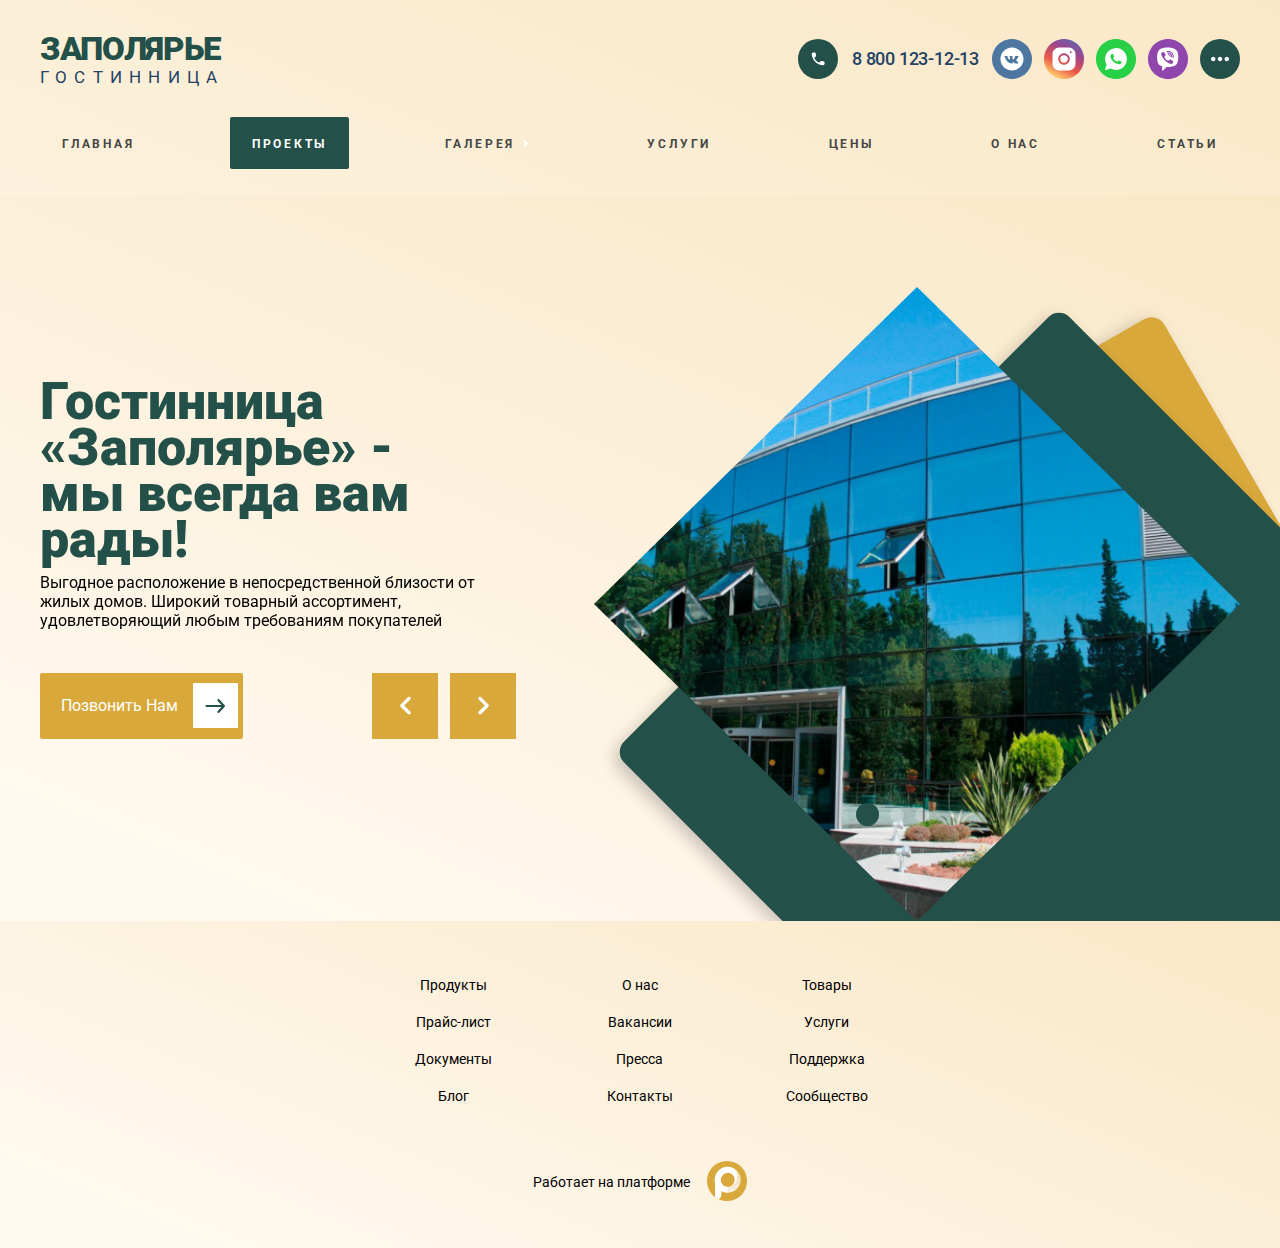
<file: index4.html>
<!DOCTYPE html>
<html lang="ru">
	<head>
		<meta http-equiv="Content-Type" content="text/html; charset=utf-8">
		<!-- Переключение IE в последнию версию, на случай если в настройках пользователя стоит меньшая -->
		<meta http-equiv="X-UA-Compatible" content="IE=edge">

		<!-- Адаптирование страницы для мобильных устройств -->
		<meta name="viewport" content="width=device-width, initial-scale=1, maximum-scale=1">

		<!-- Запрет распознования номера телефона -->
		<meta name="format-detection" content="telephone=no">
		<meta name="SKYPE_TOOLBAR" content ="SKYPE_TOOLBAR_PARSER_COMPATIBLE">

		<!-- Заголовок страницы -->
		<title>Заголовок страницы</title>

		<!-- Данное значение часто используют(использовали) поисковые системы -->
		<meta name="description" content="">
		<meta name="keywords" content="">

		<!-- Традиционная иконка сайта, размер 16x16, прозрачность поддерживается. Рекомендуемый формат: .ico или .png -->
		<link rel="shortcut icon" href="images/favicon.ico">

		<!-- Подключение шрифтов с гугла -->
		<link rel="preconnect" href="https://fonts.googleapis.com">
		<link rel="preconnect" href="https://fonts.gstatic.com" crossorigin>
		<link href="https://fonts.googleapis.com/css2?family=Roboto:wght@400;500;700;900&display=swap" rel="stylesheet">

		<!-- Подключение файлов стилей -->
		<link rel="stylesheet" href="css/fancybox.css">
		<link rel="stylesheet" href="css/owl.carousel.css">
		<link rel="stylesheet" href="css/ion.rangeSlider.css">
		<link rel="stylesheet" href="css/styles.css">

		<link rel="stylesheet" href="css/response_1185.css" media="(max-width: 1185px)">
		<link rel="stylesheet" href="css/response_1023.css" media="(max-width: 1023px)">
		<link rel="stylesheet" href="css/response_767.css" media="(max-width: 767px)">
		<link rel="stylesheet" href="css/response_479.css" media="(max-width: 479px)">
	</head>

	<body>
		<div class="wrap">
			<div class="main">
				<!-- Шапка -->
				<header>
					<button type="button" class="close">
						<span></span>
						<span></span>
					</button>


					<div class="mob_scroll">
						<div class="info">
							<div class="cont flex">

								<div class="logo logo-mob">
									<div class="name resizeble-font" data-ratio="1.5"><a href="">ЗАПОЛЯРЬЕ</a></div>
									<div class="desc resizeble-font2" data-ratio="1.5">ГОСТИННИЦА</div>
								</div>

								<div class="contacts">									
									<div class="phones">
										<a href="tel:88001231213">
											<img data-src="images/ic_phone.svg" alt="" class="lozad loaded" src="images/ic_phone.svg" data-loaded="true">
											<span>8 800 123-12-13</span>
										</a>
									</div>
								</div>

								<div class="socials">
									<a href="/" target="_blank" rel="noopener nofollow">
										<img src="images/ic_soc1.svg" alt="">
									</a>

									<a href="/" target="_blank" rel="noopener nofollow">
										<img src="images/ic_soc2.svg" alt="">
									</a>

									<a href="/" target="_blank" rel="noopener nofollow">
										<img src="images/ic_soc3.svg" alt="">
									</a>

									<a href="/" target="_blank" rel="noopener nofollow">
										<img src="images/ic_soc4.svg" alt="">
									</a>

									<a href="/" target="_blank" rel="noopener nofollow">
										<img src="images/ic_soc4.svg" alt="">
									</a>

									<a href="/" target="_blank" rel="noopener nofollow">
										<img src="images/ic_soc4.svg" alt="">
									</a>

									<a href="/" target="_blank" rel="noopener nofollow">
										<img src="images/ic_soc4.svg" alt="">
									</a>

									<a href="/" target="_blank" rel="noopener nofollow">
										<img src="images/ic_soc4.svg" alt="">
									</a>
								</div>
							</div>
						</div>


						<div class="bottom">
							<div class="cont">
						
								<ul class="menu flex">
									<li class="item">
										<a href="/">ГЛАВНАЯ</a>
									</li>
						
									<li class="item">
										<a href="/" class="active">ПРОЕКТЫ</a>
									</li>
						
									<li class="item">
										<a href="#" class="sub_link">
											<span>ГАЛЕРЕЯ</span>
										</a>
						
										<div class="sub_menu">
											<div class="item"><a href="/">КАТЕГОРИИ</a></div>
											<div class="item">
												<a href="/" class="sub_link"><span>ТОВАРЫ</span></a>
												<div class="sub_menu">
													<div><a href="/">КАТЕГОРИИ</a></div>
													<div><a href="/">ТОВАРЫ</a></div>
													<div><a href="/">ПРОДУКТЫ</a></div>
													<div><a href="/">ФОТОГРАФИИ</a></div>
												</div>
											</div>
											<div class="item"><a href="/">ПРОДУКТЫ</a></div>
											<div class="item"><a href="/">ФОТОГРАФИИ</a></div>
										</div>
									</li>
						
									<li class="item">
										<a href="/">Услуги</a>
									</li>
						
									<li class="item">
										<a href="/">Цены</a>
									</li>
						
									<li class="item">
										<a href="/">О нас</a>
									</li>
						
									<li class="item">
										<a href="/">Статьи</a>
									</li>				
								</ul>
							</div>
						</div>
					</div>
				</header>


				<div class="mob_header">
					<div class="cont">

						<div class="logo">
							<a href="/">
								<div class="name resizeble-font3" data-ratio="1.5">ЗАПОЛЯРЬЕ</div>
								<div class="desc">ГОСТИННИЦА</div>								
							</a>
						</div>


						<div class="bg">
							<div class="contacts">
								<a href="tel:88001231213">
									<img data-src="images/ic_phone.svg" alt="" class="lozad loaded" src="images/ic_phone.svg" data-loaded="true">
								</a>                               
							</div>

							<div class="socials">
								<a href="/" target="_blank" rel="noopener nofollow">
									<img src="images/ic_soc1.svg" alt="">
								</a>

								<a href="/" target="_blank" rel="noopener nofollow">
									<img src="images/ic_soc2.svg" alt="">
								</a>

								<a href="/" target="_blank" rel="noopener nofollow">
									<img src="images/ic_soc3.svg" alt="">
								</a>

								<a href="/" target="_blank" rel="noopener nofollow">
									<img src="images/ic_soc4.svg" alt="">
								</a>

								<a href="/" target="_blank" rel="noopener nofollow">
									<img src="images/ic_soc4.svg" alt="">
								</a>

								<a href="/" target="_blank" rel="noopener nofollow">
									<img src="images/ic_soc4.svg" alt="">
								</a>

								<a href="/" target="_blank" rel="noopener nofollow">
									<img src="images/ic_soc4.svg" alt="">
								</a>
							</div>
						</div>


						<button type="button" class="mob_menu_link">
							<span></span>
							<span></span>
							<span></span>
						</button>

					</div>
				</div>
				<!-- End Шапка -->


				<!-- Основная часть -->
				<section class="main_slider2">
					<div class="slider owl-carousel">
						
						<div class="slide">
							<div class="cont">

								<div class="info">
									<div class="title">Гостинница<br> «Заполярье»&nbsp;- <br>
										мы всегда вам рады!</div>
		
									<div class="desc">Выгодное расположение в непосредственной близости от жилых домов.  Широкий товарный ассортимент, удовлетворяющий любым требованиям покупателей</div>
									
									<div class="main_slider2-bottom">
										<a href="/" class="link">
											<span>Позвонить Нам	</span> 							
											<svg width="45" height="45" viewBox="0 0 45 45" fill="none" xmlns="http://www.w3.org/2000/svg">
												<rect width="45" height="45" rx="1" fill="white"></rect>
												<path d="M25.4425 16C25.1904 16 24.9381 16.1045 24.746 16.3101L24.6613 16.4005C24.2761 16.8116 24.2761 17.4772 24.6613 17.8873L28.4671 21.9494H13.5C12.9562 21.9494 12.5149 22.4205 12.5149 23.0009C12.5149 23.5813 12.9562 24.0523 13.5 24.0523H28.4671L24.6613 28.1145C24.2761 28.5256 24.2761 29.1912 24.6613 29.6013L24.746 29.6917C25.1312 30.1028 25.7548 30.1028 26.139 29.6917L31.7111 23.7443C32.0963 23.3332 32.0963 22.6675 31.7111 22.2575L26.139 16.3101C25.9464 16.1045 25.6946 16 25.4425 16Z" fill="#235049"></path>
											</svg>
										</a>
										<div class="btns">									   
											<div class="customPreviousBtn"><svg width="11" height="19" viewBox="0 0 11 19" fill="none" xmlns="http://www.w3.org/2000/svg"><path d="M4.2221 9.56434L10.2265 15.5688C10.8771 16.2193 10.8771 17.2753 10.2265 17.9259C9.57595 18.5765 8.51995 18.5765 7.86938 17.9259L0.618811 10.6753C0.00438234 10.0609 0.00438234 9.0662 0.618811 8.45334L7.86938 1.20277C8.51995 0.552201 9.57595 0.552201 10.2265 1.20277C10.8771 1.85334 10.8771 2.90934 10.2265 3.55992L4.2221 9.56434Z" fill="white"/></svg></div>
											<div class="customNextBtn"><svg width="11" height="19" viewBox="0 0 11 19" fill="none" xmlns="http://www.w3.org/2000/svg"><path d="M6.77793 9.56434L0.773505 15.5688C0.122933 16.2193 0.122933 17.2753 0.773505 17.9259C1.42408 18.5765 2.48008 18.5765 3.13065 17.9259L10.3812 10.6753C10.9956 10.0609 10.9956 9.0662 10.3812 8.45334L3.13065 1.20277C2.48008 0.552201 1.42408 0.552201 0.773505 1.20277C0.122933 1.85334 0.122933 2.90934 0.773505 3.55992L6.77793 9.56434Z" fill="white"/></svg></div>
										</div>
									</div>
									
								</div>
								<div class="img">
									<img data-src="images/tmp/imac.png" alt="" class="lozad">
								</div>

							</div>
						</div>

						<div class="slide">
							<div class="cont">

								<div class="info">
									<div class="title">Гостинница<br> «Заполярье»&nbsp;- <br>
										мы всегда вам рады!</div>
		
									<div class="desc">Выгодное расположение в непосредственной близости от жилых домов.  Широкий товарный ассортимент, удовлетворяющий любым требованиям покупателей</div>
		
									<div class="main_slider2-bottom">
										<a href="/" class="link">
											<span>Позвонить Нам	</span> 							
											<svg width="45" height="45" viewBox="0 0 45 45" fill="none" xmlns="http://www.w3.org/2000/svg">
												<rect width="45" height="45" rx="1" fill="white"></rect>
												<path d="M25.4425 16C25.1904 16 24.9381 16.1045 24.746 16.3101L24.6613 16.4005C24.2761 16.8116 24.2761 17.4772 24.6613 17.8873L28.4671 21.9494H13.5C12.9562 21.9494 12.5149 22.4205 12.5149 23.0009C12.5149 23.5813 12.9562 24.0523 13.5 24.0523H28.4671L24.6613 28.1145C24.2761 28.5256 24.2761 29.1912 24.6613 29.6013L24.746 29.6917C25.1312 30.1028 25.7548 30.1028 26.139 29.6917L31.7111 23.7443C32.0963 23.3332 32.0963 22.6675 31.7111 22.2575L26.139 16.3101C25.9464 16.1045 25.6946 16 25.4425 16Z" fill="#235049"></path>
											</svg>
										</a>
										<div class="btns">									   
											<div class="customPreviousBtn"><svg width="11" height="19" viewBox="0 0 11 19" fill="none" xmlns="http://www.w3.org/2000/svg"><path d="M4.2221 9.56434L10.2265 15.5688C10.8771 16.2193 10.8771 17.2753 10.2265 17.9259C9.57595 18.5765 8.51995 18.5765 7.86938 17.9259L0.618811 10.6753C0.00438234 10.0609 0.00438234 9.0662 0.618811 8.45334L7.86938 1.20277C8.51995 0.552201 9.57595 0.552201 10.2265 1.20277C10.8771 1.85334 10.8771 2.90934 10.2265 3.55992L4.2221 9.56434Z" fill="white"/></svg></div>
											<div class="customNextBtn"><svg width="11" height="19" viewBox="0 0 11 19" fill="none" xmlns="http://www.w3.org/2000/svg"><path d="M6.77793 9.56434L0.773505 15.5688C0.122933 16.2193 0.122933 17.2753 0.773505 17.9259C1.42408 18.5765 2.48008 18.5765 3.13065 17.9259L10.3812 10.6753C10.9956 10.0609 10.9956 9.0662 10.3812 8.45334L3.13065 1.20277C2.48008 0.552201 1.42408 0.552201 0.773505 1.20277C0.122933 1.85334 0.122933 2.90934 0.773505 3.55992L6.77793 9.56434Z" fill="white"/></svg></div>
										</div>	
									</div>
								</div>
								<div class="img">
									<img data-src="images/tmp/imac.png" alt="" class="lozad">
								</div>

							</div>
						</div>

						<div class="slide">
							<div class="cont">

								<div class="info">
									<div class="title">Гостинница<br> «Заполярье»&nbsp;- <br>
										мы всегда вам рады!</div>
		
									<div class="desc">Выгодное расположение в непосредственной близости от жилых домов.  Широкий товарный ассортимент, удовлетворяющий любым требованиям покупателей</div>
		
									<div class="main_slider2-bottom">
										<a href="/" class="link">
											<span>Позвонить Нам	</span> 							
											<svg width="45" height="45" viewBox="0 0 45 45" fill="none" xmlns="http://www.w3.org/2000/svg">
												<rect width="45" height="45" rx="1" fill="white"></rect>
												<path d="M25.4425 16C25.1904 16 24.9381 16.1045 24.746 16.3101L24.6613 16.4005C24.2761 16.8116 24.2761 17.4772 24.6613 17.8873L28.4671 21.9494H13.5C12.9562 21.9494 12.5149 22.4205 12.5149 23.0009C12.5149 23.5813 12.9562 24.0523 13.5 24.0523H28.4671L24.6613 28.1145C24.2761 28.5256 24.2761 29.1912 24.6613 29.6013L24.746 29.6917C25.1312 30.1028 25.7548 30.1028 26.139 29.6917L31.7111 23.7443C32.0963 23.3332 32.0963 22.6675 31.7111 22.2575L26.139 16.3101C25.9464 16.1045 25.6946 16 25.4425 16Z" fill="#235049"></path>
											</svg>
										</a>
										<div class="btns">									   
											<div class="customPreviousBtn"><svg width="11" height="19" viewBox="0 0 11 19" fill="none" xmlns="http://www.w3.org/2000/svg"><path d="M4.2221 9.56434L10.2265 15.5688C10.8771 16.2193 10.8771 17.2753 10.2265 17.9259C9.57595 18.5765 8.51995 18.5765 7.86938 17.9259L0.618811 10.6753C0.00438234 10.0609 0.00438234 9.0662 0.618811 8.45334L7.86938 1.20277C8.51995 0.552201 9.57595 0.552201 10.2265 1.20277C10.8771 1.85334 10.8771 2.90934 10.2265 3.55992L4.2221 9.56434Z" fill="white"/></svg></div>
											<div class="customNextBtn"><svg width="11" height="19" viewBox="0 0 11 19" fill="none" xmlns="http://www.w3.org/2000/svg"><path d="M6.77793 9.56434L0.773505 15.5688C0.122933 16.2193 0.122933 17.2753 0.773505 17.9259C1.42408 18.5765 2.48008 18.5765 3.13065 17.9259L10.3812 10.6753C10.9956 10.0609 10.9956 9.0662 10.3812 8.45334L3.13065 1.20277C2.48008 0.552201 1.42408 0.552201 0.773505 1.20277C0.122933 1.85334 0.122933 2.90934 0.773505 3.55992L6.77793 9.56434Z" fill="white"/></svg></div>
										</div>
									</div>
								</div>
								<div class="img">
									<img data-src="images/tmp/imac.png" alt="" class="lozad">
								</div>

							</div>
						</div>

					</div>
				</section>


				
				<!-- End Основная часть -->
			</div>


			<!-- Подвал -->
			<footer>
				<div class="cont">

					<ul class="links">
						<li><a href="/">Продукты</a></li>
						<li><a href="/">Прайс-лист</a></li>
						<li><a href="/">Документы</a></li>
						<li><a href="/">Блог</a></li>
						<li><a href="/">О нас</a></li>
						<li><a href="/">Вакансии</a></li>
						<li><a href="/">Пресса</a></li>
						<li><a href="/">Контакты</a></li>
						<li><a href="/">Товары</a></li>
						<li><a href="/">Услуги</a></li>
						<li><a href="/">Поддержка</a></li>
						<li><a href="/">Сообщество</a></li>
					</ul>

					<div class="creator">
						Работает на платформе
						<a href="/" target="_blank" rel="noopener">
							<img src="images/footer_logo.svg" alt="">
						</a>
					</div>
				</div>
			</footer>
			<!-- End Подвал -->
		</div>


		<div class="buttonUp">
			<button type="button"></button>
		</div>


		<div class="overlay"></div>

		<div class="supports_error">
			Ваш браузер устарел рекомендуем обновить его до последней версии<br> или использовать другой более современный.
		</div>


		<!-- Подключение javascript файлов -->
		<script src="js/jquery-3.4.1.min.js"></script>
		<script src="js/jquery-migrate-1.4.1.min.js"></script>
		<script src="js/lozad.min.js"></script>
		<script src="js/owl.carousel.min.js"></script>
		<script src="js/inputmask.min.js"></script>
		<script src="js/nice-select.js"></script>
		<script src="js/flexmenu.min.js"></script>
		<script src="js/fancybox.min.js"></script>
		<script src="js/ion.rangeSlider.min.js"></script>
		<script src="js/countdown.js"></script>
		<script src="js/before-after.min.js"></script>
		<script src="js/functions.js"></script>
		<script src="js/scripts.js"></script>
	</body>
</html>
</file>
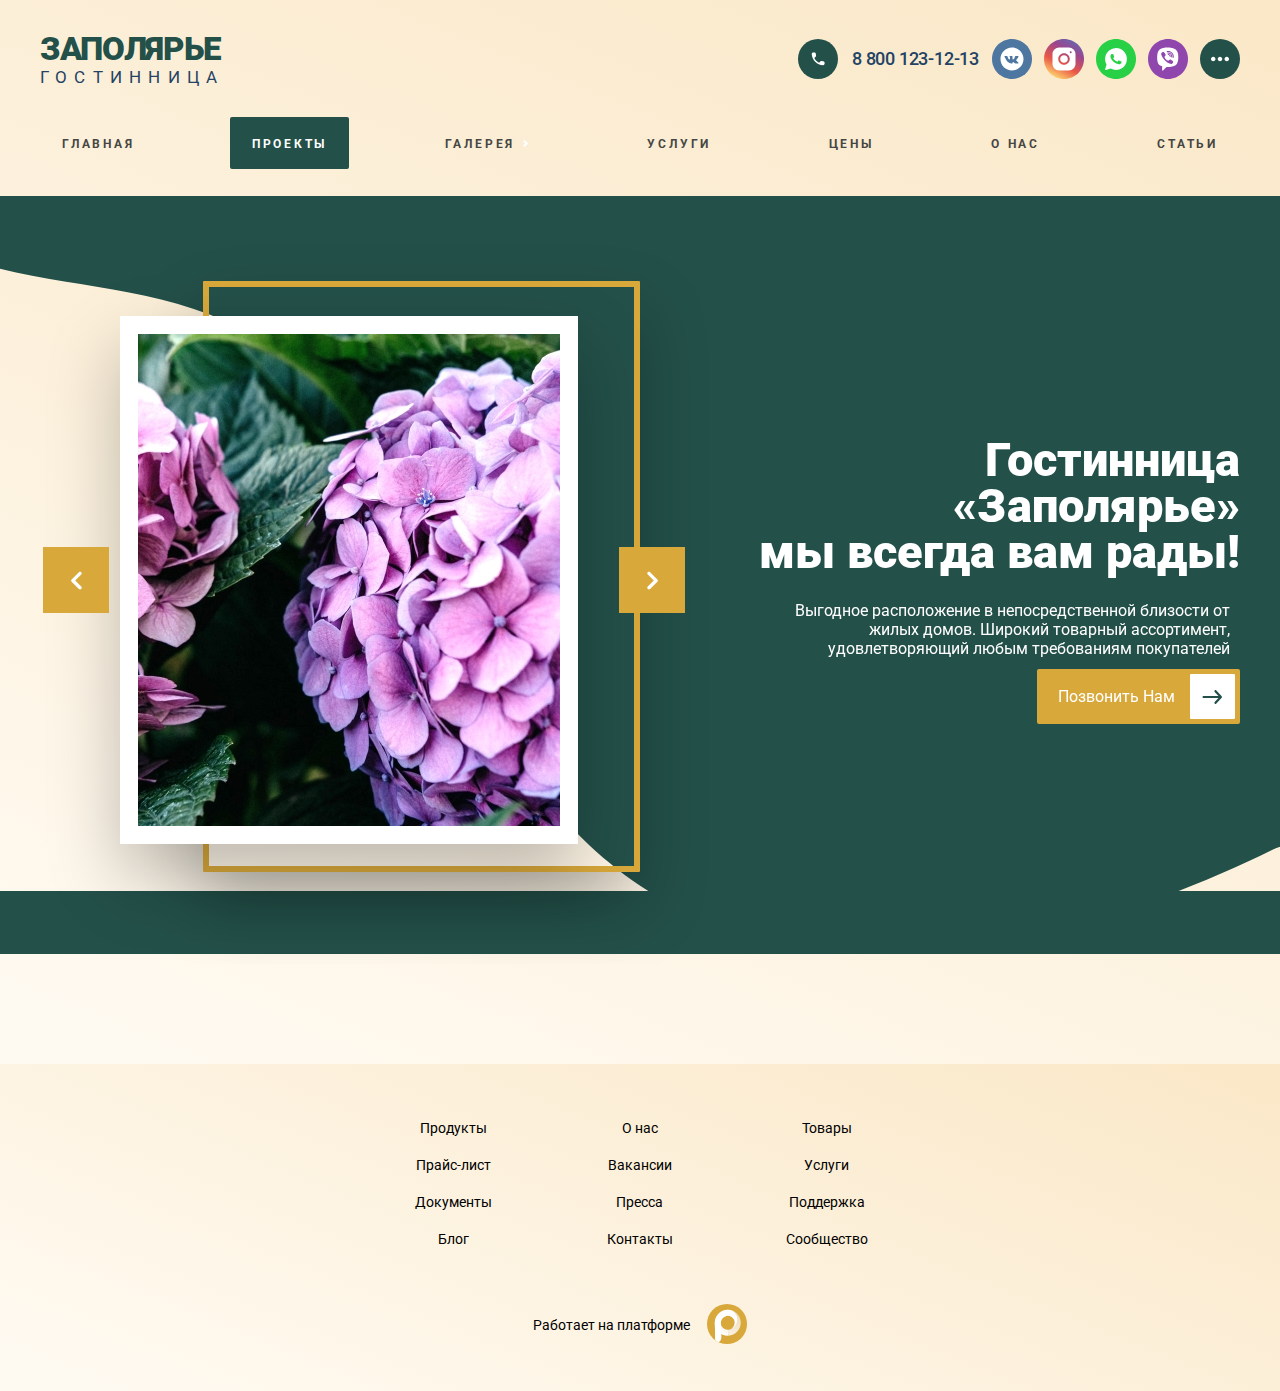
<file: index5.html>
<!DOCTYPE html>
<html lang="ru">
	<head>
		<meta http-equiv="Content-Type" content="text/html; charset=utf-8">
		<!-- Переключение IE в последнию версию, на случай если в настройках пользователя стоит меньшая -->
		<meta http-equiv="X-UA-Compatible" content="IE=edge">

		<!-- Адаптирование страницы для мобильных устройств -->
		<meta name="viewport" content="width=device-width, initial-scale=1, maximum-scale=1">

		<!-- Запрет распознования номера телефона -->
		<meta name="format-detection" content="telephone=no">
		<meta name="SKYPE_TOOLBAR" content ="SKYPE_TOOLBAR_PARSER_COMPATIBLE">

		<!-- Заголовок страницы -->
		<title>Заголовок страницы</title>

		<!-- Данное значение часто используют(использовали) поисковые системы -->
		<meta name="description" content="">
		<meta name="keywords" content="">

		<!-- Традиционная иконка сайта, размер 16x16, прозрачность поддерживается. Рекомендуемый формат: .ico или .png -->
		<link rel="shortcut icon" href="images/favicon.ico">

		<!-- Подключение шрифтов с гугла -->
		<link rel="preconnect" href="https://fonts.googleapis.com">
		<link rel="preconnect" href="https://fonts.gstatic.com" crossorigin>
		<link href="https://fonts.googleapis.com/css2?family=Roboto:wght@400;500;700;900&display=swap" rel="stylesheet">

		<!-- Подключение файлов стилей -->
		<link rel="stylesheet" href="css/fancybox.css">
		<link rel="stylesheet" href="css/owl.carousel.css">
		<link rel="stylesheet" href="css/ion.rangeSlider.css">
		<link rel="stylesheet" href="css/styles.css">

		<link rel="stylesheet" href="css/response_1185.css" media="(max-width: 1185px)">
		<link rel="stylesheet" href="css/response_1023.css" media="(max-width: 1023px)">
		<link rel="stylesheet" href="css/response_767.css" media="(max-width: 767px)">
		<link rel="stylesheet" href="css/response_479.css" media="(max-width: 479px)">
	</head>

	<body>
		<div class="wrap">
			<div class="main">
				<!-- Шапка -->
				<header>
					<button type="button" class="close">
						<span></span>
						<span></span>
					</button>


					<div class="mob_scroll">
						<div class="info">
							<div class="cont flex">

								<div class="logo logo-mob">
									<div class="name resizeble-font" data-ratio="1.5"><a href="">ЗАПОЛЯРЬЕ</a></div>
									<div class="desc resizeble-font2" data-ratio="1.5">ГОСТИННИЦА</div>
								</div>

								<div class="contacts">									
									<div class="phones">
										<a href="tel:88001231213">
											<img data-src="images/ic_phone.svg" alt="" class="lozad loaded" src="images/ic_phone.svg" data-loaded="true">
											<span>8 800 123-12-13</span>
										</a>
									</div>
								</div>

								<div class="socials">
									<a href="/" target="_blank" rel="noopener nofollow">
										<img src="images/ic_soc1.svg" alt="">
									</a>

									<a href="/" target="_blank" rel="noopener nofollow">
										<img src="images/ic_soc2.svg" alt="">
									</a>

									<a href="/" target="_blank" rel="noopener nofollow">
										<img src="images/ic_soc3.svg" alt="">
									</a>

									<a href="/" target="_blank" rel="noopener nofollow">
										<img src="images/ic_soc4.svg" alt="">
									</a>

									<a href="/" target="_blank" rel="noopener nofollow">
										<img src="images/ic_soc4.svg" alt="">
									</a>

									<a href="/" target="_blank" rel="noopener nofollow">
										<img src="images/ic_soc4.svg" alt="">
									</a>

									<a href="/" target="_blank" rel="noopener nofollow">
										<img src="images/ic_soc4.svg" alt="">
									</a>

									<a href="/" target="_blank" rel="noopener nofollow">
										<img src="images/ic_soc4.svg" alt="">
									</a>
								</div>
							</div>
						</div>


						<div class="bottom">
							<div class="cont">
						
								<ul class="menu flex">
									<li class="item">
										<a href="/">ГЛАВНАЯ</a>
									</li>
						
									<li class="item">
										<a href="/" class="active">ПРОЕКТЫ</a>
									</li>
						
									<li class="item">
										<a href="#" class="sub_link">
											<span>ГАЛЕРЕЯ</span>
										</a>
						
										<div class="sub_menu">
											<div class="item"><a href="/">КАТЕГОРИИ</a></div>
											<div class="item">
												<a href="/" class="sub_link"><span>ТОВАРЫ</span></a>
												<div class="sub_menu">
													<div><a href="/">КАТЕГОРИИ</a></div>
													<div><a href="/">ТОВАРЫ</a></div>
													<div><a href="/">ПРОДУКТЫ</a></div>
													<div><a href="/">ФОТОГРАФИИ</a></div>
												</div>
											</div>
											<div class="item"><a href="/">ПРОДУКТЫ</a></div>
											<div class="item"><a href="/">ФОТОГРАФИИ</a></div>
										</div>
									</li>
						
									<li class="item">
										<a href="/">Услуги</a>
									</li>
						
									<li class="item">
										<a href="/">Цены</a>
									</li>
						
									<li class="item">
										<a href="/">О нас</a>
									</li>
						
									<li class="item">
										<a href="/">Статьи</a>
									</li>				
								</ul>
							</div>
						</div>
					</div>
				</header>


				<div class="mob_header">
					<div class="cont">

						<div class="logo">
							<a href="/">
								<div class="name resizeble-font3" data-ratio="1.5">ЗАПОЛЯРЬЕ</div>
								<div class="desc">ГОСТИННИЦА</div>								
							</a>
						</div>


						<div class="bg">
							<div class="contacts">
								<a href="tel:88001231213">
									<img data-src="images/ic_phone.svg" alt="" class="lozad loaded" src="images/ic_phone.svg" data-loaded="true">
								</a>                               
							</div>

							<div class="socials">
								<a href="/" target="_blank" rel="noopener nofollow">
									<img src="images/ic_soc1.svg" alt="">
								</a>

								<a href="/" target="_blank" rel="noopener nofollow">
									<img src="images/ic_soc2.svg" alt="">
								</a>

								<a href="/" target="_blank" rel="noopener nofollow">
									<img src="images/ic_soc3.svg" alt="">
								</a>

								<a href="/" target="_blank" rel="noopener nofollow">
									<img src="images/ic_soc4.svg" alt="">
								</a>

								<a href="/" target="_blank" rel="noopener nofollow">
									<img src="images/ic_soc4.svg" alt="">
								</a>

								<a href="/" target="_blank" rel="noopener nofollow">
									<img src="images/ic_soc4.svg" alt="">
								</a>

								<a href="/" target="_blank" rel="noopener nofollow">
									<img src="images/ic_soc4.svg" alt="">
								</a>
							</div>
						</div>


						<button type="button" class="mob_menu_link">
							<span></span>
							<span></span>
							<span></span>
						</button>

					</div>
				</div>
				<!-- End Шапка -->


				<!-- Основная часть -->
				<section class="main_slider3">			
						
					<div class="slider owl-carousel">
						<div class="slide">
							<div class="cont">
								<div class="main_slider3_image">
									<img src="images/tmp/main_slider6.jpg" alt="">
									<div class="btns">									   
										<div class="customPreviousBtn"><svg width="11" height="19" viewBox="0 0 11 19" fill="none" xmlns="http://www.w3.org/2000/svg"><path d="M4.2221 9.56434L10.2265 15.5688C10.8771 16.2193 10.8771 17.2753 10.2265 17.9259C9.57595 18.5765 8.51995 18.5765 7.86938 17.9259L0.618811 10.6753C0.00438234 10.0609 0.00438234 9.0662 0.618811 8.45334L7.86938 1.20277C8.51995 0.552201 9.57595 0.552201 10.2265 1.20277C10.8771 1.85334 10.8771 2.90934 10.2265 3.55992L4.2221 9.56434Z" fill="white"/></svg></div>
										<div class="customNextBtn"><svg width="11" height="19" viewBox="0 0 11 19" fill="none" xmlns="http://www.w3.org/2000/svg"><path d="M6.77793 9.56434L0.773505 15.5688C0.122933 16.2193 0.122933 17.2753 0.773505 17.9259C1.42408 18.5765 2.48008 18.5765 3.13065 17.9259L10.3812 10.6753C10.9956 10.0609 10.9956 9.0662 10.3812 8.45334L3.13065 1.20277C2.48008 0.552201 1.42408 0.552201 0.773505 1.20277C0.122933 1.85334 0.122933 2.90934 0.773505 3.55992L6.77793 9.56434Z" fill="white"/></svg></div>
									</div>
								</div>
								<div class="info">									
									<div class="title">Гостинница<br> «Заполярье»<br> 
										мы всегда вам рады!</div>
									<div class="desc">Выгодное расположение в непосредственной близости от жилых домов. Широкий товарный ассортимент, удовлетворяющий любым требованиям покупателей</div>
									<a href="/" class="link">
										<span>Позвонить Нам	</span> 							
										<svg width="45" height="45" viewBox="0 0 45 45" fill="none" xmlns="http://www.w3.org/2000/svg">
											<rect width="45" height="45" rx="1" fill="white"></rect>
											<path d="M25.4425 16C25.1904 16 24.9381 16.1045 24.746 16.3101L24.6613 16.4005C24.2761 16.8116 24.2761 17.4772 24.6613 17.8873L28.4671 21.9494H13.5C12.9562 21.9494 12.5149 22.4205 12.5149 23.0009C12.5149 23.5813 12.9562 24.0523 13.5 24.0523H28.4671L24.6613 28.1145C24.2761 28.5256 24.2761 29.1912 24.6613 29.6013L24.746 29.6917C25.1312 30.1028 25.7548 30.1028 26.139 29.6917L31.7111 23.7443C32.0963 23.3332 32.0963 22.6675 31.7111 22.2575L26.139 16.3101C25.9464 16.1045 25.6946 16 25.4425 16Z" fill="#235049"></path>
										</svg>
									</a>
								</div>
							</div>
						</div>


						<div class="slide">
							<div class="cont">
								<div class="main_slider3_image">
									<img src="images/tmp/main_slider6.jpg" alt="">
									<div class="btns">									   
										<div class="customPreviousBtn"><svg width="11" height="19" viewBox="0 0 11 19" fill="none" xmlns="http://www.w3.org/2000/svg"><path d="M4.2221 9.56434L10.2265 15.5688C10.8771 16.2193 10.8771 17.2753 10.2265 17.9259C9.57595 18.5765 8.51995 18.5765 7.86938 17.9259L0.618811 10.6753C0.00438234 10.0609 0.00438234 9.0662 0.618811 8.45334L7.86938 1.20277C8.51995 0.552201 9.57595 0.552201 10.2265 1.20277C10.8771 1.85334 10.8771 2.90934 10.2265 3.55992L4.2221 9.56434Z" fill="white"/></svg></div>
										<div class="customNextBtn"><svg width="11" height="19" viewBox="0 0 11 19" fill="none" xmlns="http://www.w3.org/2000/svg"><path d="M6.77793 9.56434L0.773505 15.5688C0.122933 16.2193 0.122933 17.2753 0.773505 17.9259C1.42408 18.5765 2.48008 18.5765 3.13065 17.9259L10.3812 10.6753C10.9956 10.0609 10.9956 9.0662 10.3812 8.45334L3.13065 1.20277C2.48008 0.552201 1.42408 0.552201 0.773505 1.20277C0.122933 1.85334 0.122933 2.90934 0.773505 3.55992L6.77793 9.56434Z" fill="white"/></svg></div>
									</div>
								</div>
								<div class="info">
									<div class="title">Гостинница<br> «Заполярье»<br> 
										мы всегда вам рады!</div>
									<div class="desc">Выгодное расположение в непосредственной близости от жилых домов. Широкий товарный ассортимент, удовлетворяющий любым требованиям покупателей</div>
									<a href="/" class="link">
										<span>Позвонить Нам	</span> 							
										<svg width="45" height="45" viewBox="0 0 45 45" fill="none" xmlns="http://www.w3.org/2000/svg">
											<rect width="45" height="45" rx="1" fill="white"></rect>
											<path d="M25.4425 16C25.1904 16 24.9381 16.1045 24.746 16.3101L24.6613 16.4005C24.2761 16.8116 24.2761 17.4772 24.6613 17.8873L28.4671 21.9494H13.5C12.9562 21.9494 12.5149 22.4205 12.5149 23.0009C12.5149 23.5813 12.9562 24.0523 13.5 24.0523H28.4671L24.6613 28.1145C24.2761 28.5256 24.2761 29.1912 24.6613 29.6013L24.746 29.6917C25.1312 30.1028 25.7548 30.1028 26.139 29.6917L31.7111 23.7443C32.0963 23.3332 32.0963 22.6675 31.7111 22.2575L26.139 16.3101C25.9464 16.1045 25.6946 16 25.4425 16Z" fill="#235049"></path>
										</svg>
									</a>
								</div>
							</div>
						</div>


						<div class="slide">
							<div class="cont">
								<div class="main_slider3_image">
									<img src="images/tmp/main_slider6.jpg" alt="">
									<div class="btns">									   
										<div class="customPreviousBtn"><svg width="11" height="19" viewBox="0 0 11 19" fill="none" xmlns="http://www.w3.org/2000/svg"><path d="M4.2221 9.56434L10.2265 15.5688C10.8771 16.2193 10.8771 17.2753 10.2265 17.9259C9.57595 18.5765 8.51995 18.5765 7.86938 17.9259L0.618811 10.6753C0.00438234 10.0609 0.00438234 9.0662 0.618811 8.45334L7.86938 1.20277C8.51995 0.552201 9.57595 0.552201 10.2265 1.20277C10.8771 1.85334 10.8771 2.90934 10.2265 3.55992L4.2221 9.56434Z" fill="white"/></svg></div>
										<div class="customNextBtn"><svg width="11" height="19" viewBox="0 0 11 19" fill="none" xmlns="http://www.w3.org/2000/svg"><path d="M6.77793 9.56434L0.773505 15.5688C0.122933 16.2193 0.122933 17.2753 0.773505 17.9259C1.42408 18.5765 2.48008 18.5765 3.13065 17.9259L10.3812 10.6753C10.9956 10.0609 10.9956 9.0662 10.3812 8.45334L3.13065 1.20277C2.48008 0.552201 1.42408 0.552201 0.773505 1.20277C0.122933 1.85334 0.122933 2.90934 0.773505 3.55992L6.77793 9.56434Z" fill="white"/></svg></div>
									</div>
								</div>
								<div class="info">
									<div class="title">Гостинница<br> «Заполярье»<br> 
										мы всегда вам рады!</div>
									<div class="desc">Выгодное расположение в непосредственной близости от жилых домов. Широкий товарный ассортимент, удовлетворяющий любым требованиям покупателей</div>
									<a href="/" class="link">
										<span>Позвонить Нам	</span> 							
										<svg width="45" height="45" viewBox="0 0 45 45" fill="none" xmlns="http://www.w3.org/2000/svg">
											<rect width="45" height="45" rx="1" fill="white"></rect>
											<path d="M25.4425 16C25.1904 16 24.9381 16.1045 24.746 16.3101L24.6613 16.4005C24.2761 16.8116 24.2761 17.4772 24.6613 17.8873L28.4671 21.9494H13.5C12.9562 21.9494 12.5149 22.4205 12.5149 23.0009C12.5149 23.5813 12.9562 24.0523 13.5 24.0523H28.4671L24.6613 28.1145C24.2761 28.5256 24.2761 29.1912 24.6613 29.6013L24.746 29.6917C25.1312 30.1028 25.7548 30.1028 26.139 29.6917L31.7111 23.7443C32.0963 23.3332 32.0963 22.6675 31.7111 22.2575L26.139 16.3101C25.9464 16.1045 25.6946 16 25.4425 16Z" fill="#235049"></path>
										</svg>
									</a>
								</div>
							</div>
						</div>
					</div>
				</section>

				
				<!-- End Основная часть -->
			</div>


			<!-- Подвал -->
			<footer>
				<div class="cont">

					<ul class="links">
						<li><a href="/">Продукты</a></li>
						<li><a href="/">Прайс-лист</a></li>
						<li><a href="/">Документы</a></li>
						<li><a href="/">Блог</a></li>
						<li><a href="/">О нас</a></li>
						<li><a href="/">Вакансии</a></li>
						<li><a href="/">Пресса</a></li>
						<li><a href="/">Контакты</a></li>
						<li><a href="/">Товары</a></li>
						<li><a href="/">Услуги</a></li>
						<li><a href="/">Поддержка</a></li>
						<li><a href="/">Сообщество</a></li>
					</ul>

					<div class="creator">
						Работает на платформе
						<a href="/" target="_blank" rel="noopener">
							<img src="images/footer_logo.svg" alt="">
						</a>
					</div>
				</div>
			</footer>
			<!-- End Подвал -->
		</div>


		<div class="buttonUp">
			<button type="button"></button>
		</div>


		<div class="overlay"></div>

		<div class="supports_error">
			Ваш браузер устарел рекомендуем обновить его до последней версии<br> или использовать другой более современный.
		</div>


		<!-- Подключение javascript файлов -->
		<script src="js/jquery-3.4.1.min.js"></script>
		<script src="js/jquery-migrate-1.4.1.min.js"></script>
		<script src="js/lozad.min.js"></script>
		<script src="js/owl.carousel.min.js"></script>
		<script src="js/inputmask.min.js"></script>
		<script src="js/nice-select.js"></script>
		<script src="js/flexmenu.min.js"></script>
		<script src="js/fancybox.min.js"></script>
		<script src="js/ion.rangeSlider.min.js"></script>
		<script src="js/countdown.js"></script>
		<script src="js/before-after.min.js"></script>
		<script src="js/functions.js"></script>
		<script src="js/scripts.js"></script>
	</body>
</html>
</file>
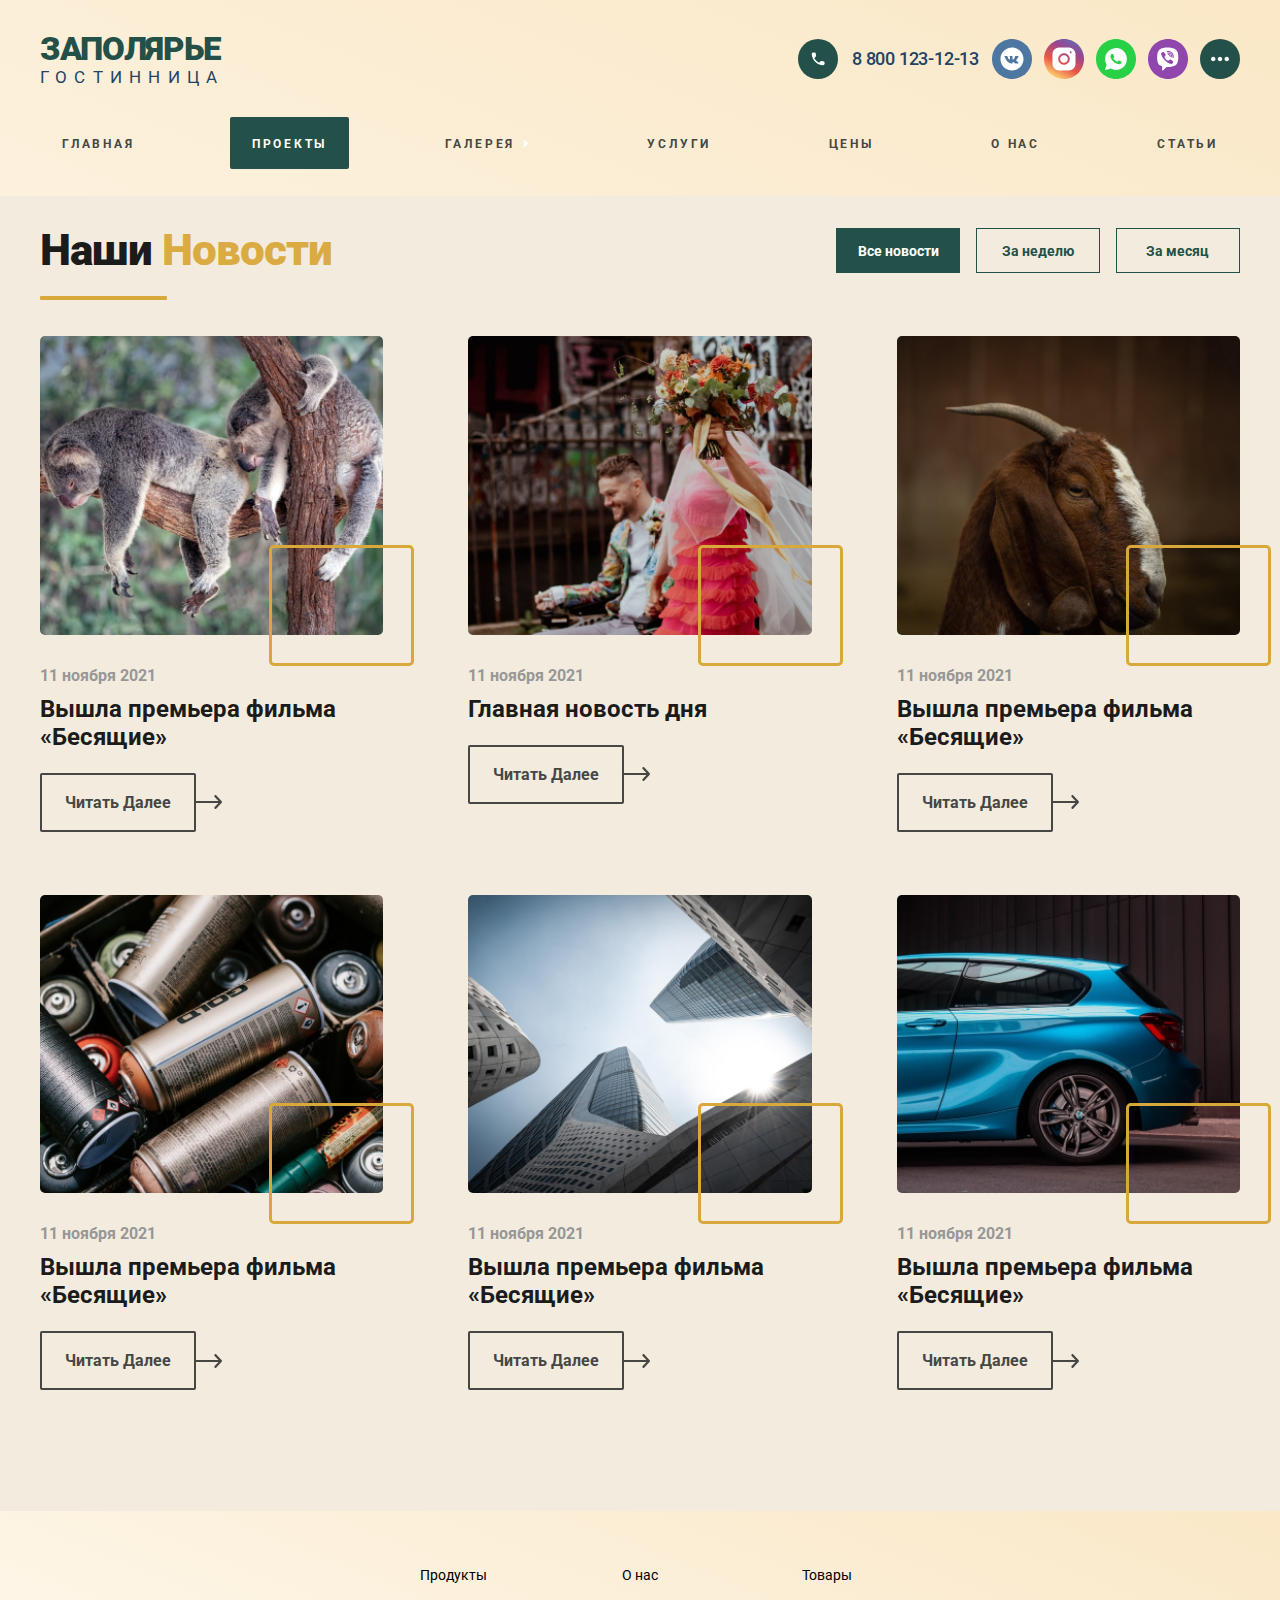
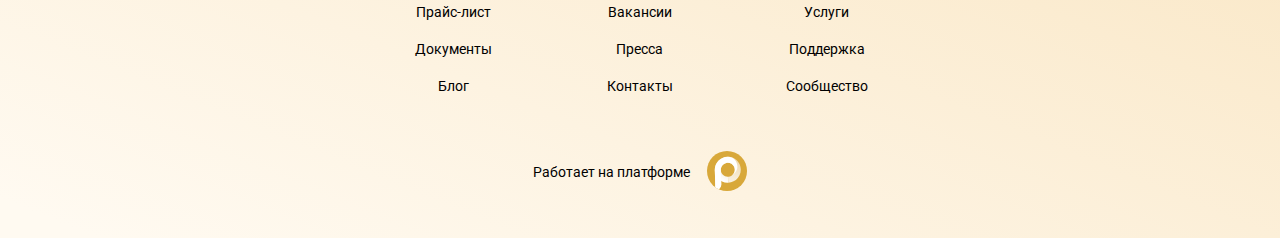
<file: news.html>
<!DOCTYPE html>
<html lang="ru">
	<head>
		<meta http-equiv="Content-Type" content="text/html; charset=utf-8">
		<!-- Переключение IE в последнию версию, на случай если в настройках пользователя стоит меньшая -->
		<meta http-equiv="X-UA-Compatible" content="IE=edge">

		<!-- Адаптирование страницы для мобильных устройств -->
		<meta name="viewport" content="width=device-width, initial-scale=1, maximum-scale=1">

		<!-- Запрет распознования номера телефона -->
		<meta name="format-detection" content="telephone=no">
		<meta name="SKYPE_TOOLBAR" content ="SKYPE_TOOLBAR_PARSER_COMPATIBLE">

		<!-- Заголовок страницы -->
		<title>Заголовок страницы</title>

		<!-- Данное значение часто используют(использовали) поисковые системы -->
		<meta name="description" content="">
		<meta name="keywords" content="">

		<!-- Традиционная иконка сайта, размер 16x16, прозрачность поддерживается. Рекомендуемый формат: .ico или .png -->
		<link rel="shortcut icon" href="images/favicon.ico">

		<!-- Подключение шрифтов с гугла -->
		<link rel="preconnect" href="https://fonts.googleapis.com">
		<link rel="preconnect" href="https://fonts.gstatic.com" crossorigin>
		<link href="https://fonts.googleapis.com/css2?family=Roboto:wght@400;500;700;900&display=swap" rel="stylesheet">

		<!-- Подключение файлов стилей -->
		<link rel="stylesheet" href="css/fancybox.css">
		<link rel="stylesheet" href="css/owl.carousel.css">
		<link rel="stylesheet" href="css/ion.rangeSlider.css">
		<link rel="stylesheet" href="css/styles.css">

		<link rel="stylesheet" href="css/response_1185.css" media="(max-width: 1185px)">
		<link rel="stylesheet" href="css/response_1023.css" media="(max-width: 1023px)">
		<link rel="stylesheet" href="css/response_767.css" media="(max-width: 767px)">
		<link rel="stylesheet" href="css/response_479.css" media="(max-width: 479px)">
	</head>

	<body>
		<div class="wrap">
			<div class="main">
				<!-- Шапка -->
				<header>
					<button type="button" class="close">
						<span></span>
						<span></span>
					</button>


					<div class="mob_scroll">
						<div class="info">
							<div class="cont flex">

								<div class="logo logo-mob">
									<div class="name resizeble-font" data-ratio="1.5"><a href="">ЗАПОЛЯРЬЕ</a></div>
									<div class="desc resizeble-font2" data-ratio="1.5">ГОСТИННИЦА</div>
								</div>

								<div class="contacts">									
									<div class="phones">
										<a href="tel:88001231213">
											<img data-src="images/ic_phone.svg" alt="" class="lozad loaded" src="images/ic_phone.svg" data-loaded="true">
											<span>8 800 123-12-13</span>
										</a>
									</div>
								</div>

								<div class="socials">
									<a href="/" target="_blank" rel="noopener nofollow">
										<img src="images/ic_soc1.svg" alt="">
									</a>

									<a href="/" target="_blank" rel="noopener nofollow">
										<img src="images/ic_soc2.svg" alt="">
									</a>

									<a href="/" target="_blank" rel="noopener nofollow">
										<img src="images/ic_soc3.svg" alt="">
									</a>

									<a href="/" target="_blank" rel="noopener nofollow">
										<img src="images/ic_soc4.svg" alt="">
									</a>

									<a href="/" target="_blank" rel="noopener nofollow">
										<img src="images/ic_soc4.svg" alt="">
									</a>

									<a href="/" target="_blank" rel="noopener nofollow">
										<img src="images/ic_soc4.svg" alt="">
									</a>

									<a href="/" target="_blank" rel="noopener nofollow">
										<img src="images/ic_soc4.svg" alt="">
									</a>

									<a href="/" target="_blank" rel="noopener nofollow">
										<img src="images/ic_soc4.svg" alt="">
									</a>
								</div>
							</div>
						</div>


						<div class="bottom">
							<div class="cont">
						
								<ul class="menu flex">
									<li class="item">
										<a href="/">ГЛАВНАЯ</a>
									</li>
						
									<li class="item">
										<a href="/" class="active">ПРОЕКТЫ</a>
									</li>
						
									<li class="item">
										<a href="#" class="sub_link">
											<span>ГАЛЕРЕЯ</span>
										</a>
						
										<div class="sub_menu">
											<div class="item"><a href="/">КАТЕГОРИИ</a></div>
											<div class="item">
												<a href="/" class="sub_link"><span>ТОВАРЫ</span></a>
												<div class="sub_menu">
													<div><a href="/">КАТЕГОРИИ</a></div>
													<div><a href="/">ТОВАРЫ</a></div>
													<div><a href="/">ПРОДУКТЫ</a></div>
													<div><a href="/">ФОТОГРАФИИ</a></div>
												</div>
											</div>
											<div class="item"><a href="/">ПРОДУКТЫ</a></div>
											<div class="item"><a href="/">ФОТОГРАФИИ</a></div>
										</div>
									</li>
						
									<li class="item">
										<a href="/">Услуги</a>
									</li>
						
									<li class="item">
										<a href="/">Цены</a>
									</li>
						
									<li class="item">
										<a href="/">О нас</a>
									</li>
						
									<li class="item">
										<a href="/">Статьи</a>
									</li>				
								</ul>
							</div>
						</div>
					</div>
				</header>


				<div class="mob_header">
					<div class="cont">

						<div class="logo">
							<a href="/">
								<div class="name resizeble-font3" data-ratio="1.5">ЗАПОЛЯРЬЕ</div>
								<div class="desc">ГОСТИННИЦА</div>								
							</a>
						</div>


						<div class="bg">
							<div class="contacts">
								<a href="tel:88001231213">
									<img data-src="images/ic_phone.svg" alt="" class="lozad loaded" src="images/ic_phone.svg" data-loaded="true">
								</a>                               
							</div>

							<div class="socials">
								<a href="/" target="_blank" rel="noopener nofollow">
									<img src="images/ic_soc1.svg" alt="">
								</a>

								<a href="/" target="_blank" rel="noopener nofollow">
									<img src="images/ic_soc2.svg" alt="">
								</a>

								<a href="/" target="_blank" rel="noopener nofollow">
									<img src="images/ic_soc3.svg" alt="">
								</a>

								<a href="/" target="_blank" rel="noopener nofollow">
									<img src="images/ic_soc4.svg" alt="">
								</a>

								<a href="/" target="_blank" rel="noopener nofollow">
									<img src="images/ic_soc4.svg" alt="">
								</a>

								<a href="/" target="_blank" rel="noopener nofollow">
									<img src="images/ic_soc4.svg" alt="">
								</a>

								<a href="/" target="_blank" rel="noopener nofollow">
									<img src="images/ic_soc4.svg" alt="">
								</a>
							</div>
						</div>


						<button type="button" class="mob_menu_link">
							<span></span>
							<span></span>
							<span></span>
						</button>

					</div>
				</div>
				<!-- End Шапка -->


				<!-- Основная часть -->
				<section class="news">
					<div class="cont">

						<div class="news_top">
							<div class="block_head">
								<div class="title">Наши <span>Новости</span></div>					
							</div>
							<div class="news_category">
								<div><a href="" class="active">Все новости</a></div>
								<div><a href="">За неделю</a></div>
								<div><a href="">За месяц</a></div>
							</div>		
						</div>

						<div class="article_items">
							<a href="/" class="article">
								<div class="img">
									<img data-src="images/tmp/article1.jpg" alt="" class="lozad">
								</div>
								<div class="info">
									<div class="date">11 ноября 2021</div>
									<div class="name">Вышла премьера фильма «Бесящие»</div>
									<div class="link-more">
										<span>Читать Далее</span> 
										<svg width="27" height="14" viewBox="0 0 27 14" fill="none" xmlns="http://www.w3.org/2000/svg">
											<path d="M20.4422 0C20.1902 0 19.9378 0.104539 19.7457 0.310101L19.6611 0.400461C19.2759 0.811584 19.2759 1.47723 19.6611 1.8873L23.4669 5.94941H1.49978C0.955986 5.94941 0.514648 6.42047 0.514648 7.00088C0.514648 7.58129 0.955986 8.05235 1.49978 8.05235H23.4669L19.6611 12.1145C19.2759 12.5256 19.2759 13.1912 19.6611 13.6013L19.7457 13.6917C20.1309 14.1028 20.7546 14.1028 21.1388 13.6917L26.7109 7.7443C27.0961 7.33318 27.0961 6.66753 26.7109 6.25746L21.1388 0.310101C20.9462 0.104539 20.6943 0 20.4422 0Z"/>
										</svg>											
									</div>
								</div>
							</a>
							<a href="/" class="article">
								<div class="img">
									<img data-src="images/tmp/article2.jpg" alt="" class="lozad">
								</div>
								<div class="info">
									<div class="date">11 ноября 2021</div>
									<div class="name">Главная новость дня</div>
									<div class="link-more">
										<span>Читать Далее</span> 
											<svg width="27" height="14" viewBox="0 0 27 14" fill="none" xmlns="http://www.w3.org/2000/svg">
												<path d="M20.4422 0C20.1902 0 19.9378 0.104539 19.7457 0.310101L19.6611 0.400461C19.2759 0.811584 19.2759 1.47723 19.6611 1.8873L23.4669 5.94941H1.49978C0.955986 5.94941 0.514648 6.42047 0.514648 7.00088C0.514648 7.58129 0.955986 8.05235 1.49978 8.05235H23.4669L19.6611 12.1145C19.2759 12.5256 19.2759 13.1912 19.6611 13.6013L19.7457 13.6917C20.1309 14.1028 20.7546 14.1028 21.1388 13.6917L26.7109 7.7443C27.0961 7.33318 27.0961 6.66753 26.7109 6.25746L21.1388 0.310101C20.9462 0.104539 20.6943 0 20.4422 0Z"/>
											</svg>
										</div>
								</div>
							</a>
							<a href="/" class="article">
								<div class="img">
									<img data-src="images/tmp/article3.jpg" alt="" class="lozad">
								</div>
								<div class="info">
									<div class="date">11 ноября 2021</div>
									<div class="name">Вышла премьера фильма «Бесящие»</div>
									<div class="link-more">
										<span>Читать Далее</span> 
										<svg width="27" height="14" viewBox="0 0 27 14" fill="none" xmlns="http://www.w3.org/2000/svg">
											<path d="M20.4422 0C20.1902 0 19.9378 0.104539 19.7457 0.310101L19.6611 0.400461C19.2759 0.811584 19.2759 1.47723 19.6611 1.8873L23.4669 5.94941H1.49978C0.955986 5.94941 0.514648 6.42047 0.514648 7.00088C0.514648 7.58129 0.955986 8.05235 1.49978 8.05235H23.4669L19.6611 12.1145C19.2759 12.5256 19.2759 13.1912 19.6611 13.6013L19.7457 13.6917C20.1309 14.1028 20.7546 14.1028 21.1388 13.6917L26.7109 7.7443C27.0961 7.33318 27.0961 6.66753 26.7109 6.25746L21.1388 0.310101C20.9462 0.104539 20.6943 0 20.4422 0Z"/>
										</svg>
									</div>
								</div>
							</a>
							<a href="/" class="article">
								<div class="img">
									<img data-src="images/tmp/article4.jpg" alt="" class="lozad">
								</div>
								<div class="info">
									<div class="date">11 ноября 2021</div>
									<div class="name">Вышла премьера фильма «Бесящие»</div>
									<div class="link-more">
										<span>Читать Далее</span> 
										<svg width="27" height="14" viewBox="0 0 27 14" fill="none" xmlns="http://www.w3.org/2000/svg">
											<path d="M20.4422 0C20.1902 0 19.9378 0.104539 19.7457 0.310101L19.6611 0.400461C19.2759 0.811584 19.2759 1.47723 19.6611 1.8873L23.4669 5.94941H1.49978C0.955986 5.94941 0.514648 6.42047 0.514648 7.00088C0.514648 7.58129 0.955986 8.05235 1.49978 8.05235H23.4669L19.6611 12.1145C19.2759 12.5256 19.2759 13.1912 19.6611 13.6013L19.7457 13.6917C20.1309 14.1028 20.7546 14.1028 21.1388 13.6917L26.7109 7.7443C27.0961 7.33318 27.0961 6.66753 26.7109 6.25746L21.1388 0.310101C20.9462 0.104539 20.6943 0 20.4422 0Z"/>
										</svg>
									</div>
								</div>
							</a>
							<a href="/" class="article">
								<div class="img">
									<img data-src="images/tmp/article5.jpg" alt="" class="lozad">
								</div>
								<div class="info">
									<div class="date">11 ноября 2021</div>
									<div class="name">Вышла премьера фильма «Бесящие»</div>
									<div class="link-more">
										<span>Читать Далее</span> 
										<svg width="27" height="14" viewBox="0 0 27 14" fill="none" xmlns="http://www.w3.org/2000/svg">
											<path d="M20.4422 0C20.1902 0 19.9378 0.104539 19.7457 0.310101L19.6611 0.400461C19.2759 0.811584 19.2759 1.47723 19.6611 1.8873L23.4669 5.94941H1.49978C0.955986 5.94941 0.514648 6.42047 0.514648 7.00088C0.514648 7.58129 0.955986 8.05235 1.49978 8.05235H23.4669L19.6611 12.1145C19.2759 12.5256 19.2759 13.1912 19.6611 13.6013L19.7457 13.6917C20.1309 14.1028 20.7546 14.1028 21.1388 13.6917L26.7109 7.7443C27.0961 7.33318 27.0961 6.66753 26.7109 6.25746L21.1388 0.310101C20.9462 0.104539 20.6943 0 20.4422 0Z"/>
										</svg>
									</div>
								</div>
							</a>
							<a href="/" class="article">
								<div class="img">
									<img data-src="images/tmp/article6.jpg" alt="" class="lozad">
								</div>
								<div class="info">
									<div class="date">11 ноября 2021</div>
									<div class="name">Вышла премьера фильма «Бесящие»</div>
									<div class="link-more">
										<span>Читать Далее</span> 
										<svg width="27" height="14" viewBox="0 0 27 14" xmlns="http://www.w3.org/2000/svg">
											<path d="M20.4422 0C20.1902 0 19.9378 0.104539 19.7457 0.310101L19.6611 0.400461C19.2759 0.811584 19.2759 1.47723 19.6611 1.8873L23.4669 5.94941H1.49978C0.955986 5.94941 0.514648 6.42047 0.514648 7.00088C0.514648 7.58129 0.955986 8.05235 1.49978 8.05235H23.4669L19.6611 12.1145C19.2759 12.5256 19.2759 13.1912 19.6611 13.6013L19.7457 13.6917C20.1309 14.1028 20.7546 14.1028 21.1388 13.6917L26.7109 7.7443C27.0961 7.33318 27.0961 6.66753 26.7109 6.25746L21.1388 0.310101C20.9462 0.104539 20.6943 0 20.4422 0Z"/>
										</svg>
									</div>
								</div>
							</a>
						</div>

					</div>
				
				</section>	

				<!-- End Основная часть -->
			</div>


			<!-- Подвал -->
			<footer>
				<div class="cont">

					<ul class="links">
						<li><a href="/">Продукты</a></li>
						<li><a href="/">Прайс-лист</a></li>
						<li><a href="/">Документы</a></li>
						<li><a href="/">Блог</a></li>
						<li><a href="/">О нас</a></li>
						<li><a href="/">Вакансии</a></li>
						<li><a href="/">Пресса</a></li>
						<li><a href="/">Контакты</a></li>
						<li><a href="/">Товары</a></li>
						<li><a href="/">Услуги</a></li>
						<li><a href="/">Поддержка</a></li>
						<li><a href="/">Сообщество</a></li>
					</ul>

					<div class="creator">
						Работает на платформе
						<a href="/" target="_blank" rel="noopener">
							<img src="images/footer_logo.svg" alt="">
						</a>
					</div>
				</div>
			</footer>
			<!-- End Подвал -->
		</div>


		<div class="buttonUp">
			<button type="button"></button>
		</div>


		<div class="overlay"></div>

		<div class="supports_error">
			Ваш браузер устарел рекомендуем обновить его до последней версии<br> или использовать другой более современный.
		</div>


		<!-- Подключение javascript файлов -->
		<script src="js/jquery-3.4.1.min.js"></script>
		<script src="js/jquery-migrate-1.4.1.min.js"></script>
		<script src="js/lozad.min.js"></script>
		<script src="js/owl.carousel.min.js"></script>
		<script src="js/inputmask.min.js"></script>
		<script src="js/nice-select.js"></script>
		<script src="js/flexmenu.min.js"></script>
		<script src="js/fancybox.min.js"></script>
		<script src="js/ion.rangeSlider.min.js"></script>
		<script src="js/countdown.js"></script>
		<script src="js/before-after.min.js"></script>
		<script src="js/functions.js"></script>
		<script src="js/scripts.js"></script>
	</body>
</html>
</file>
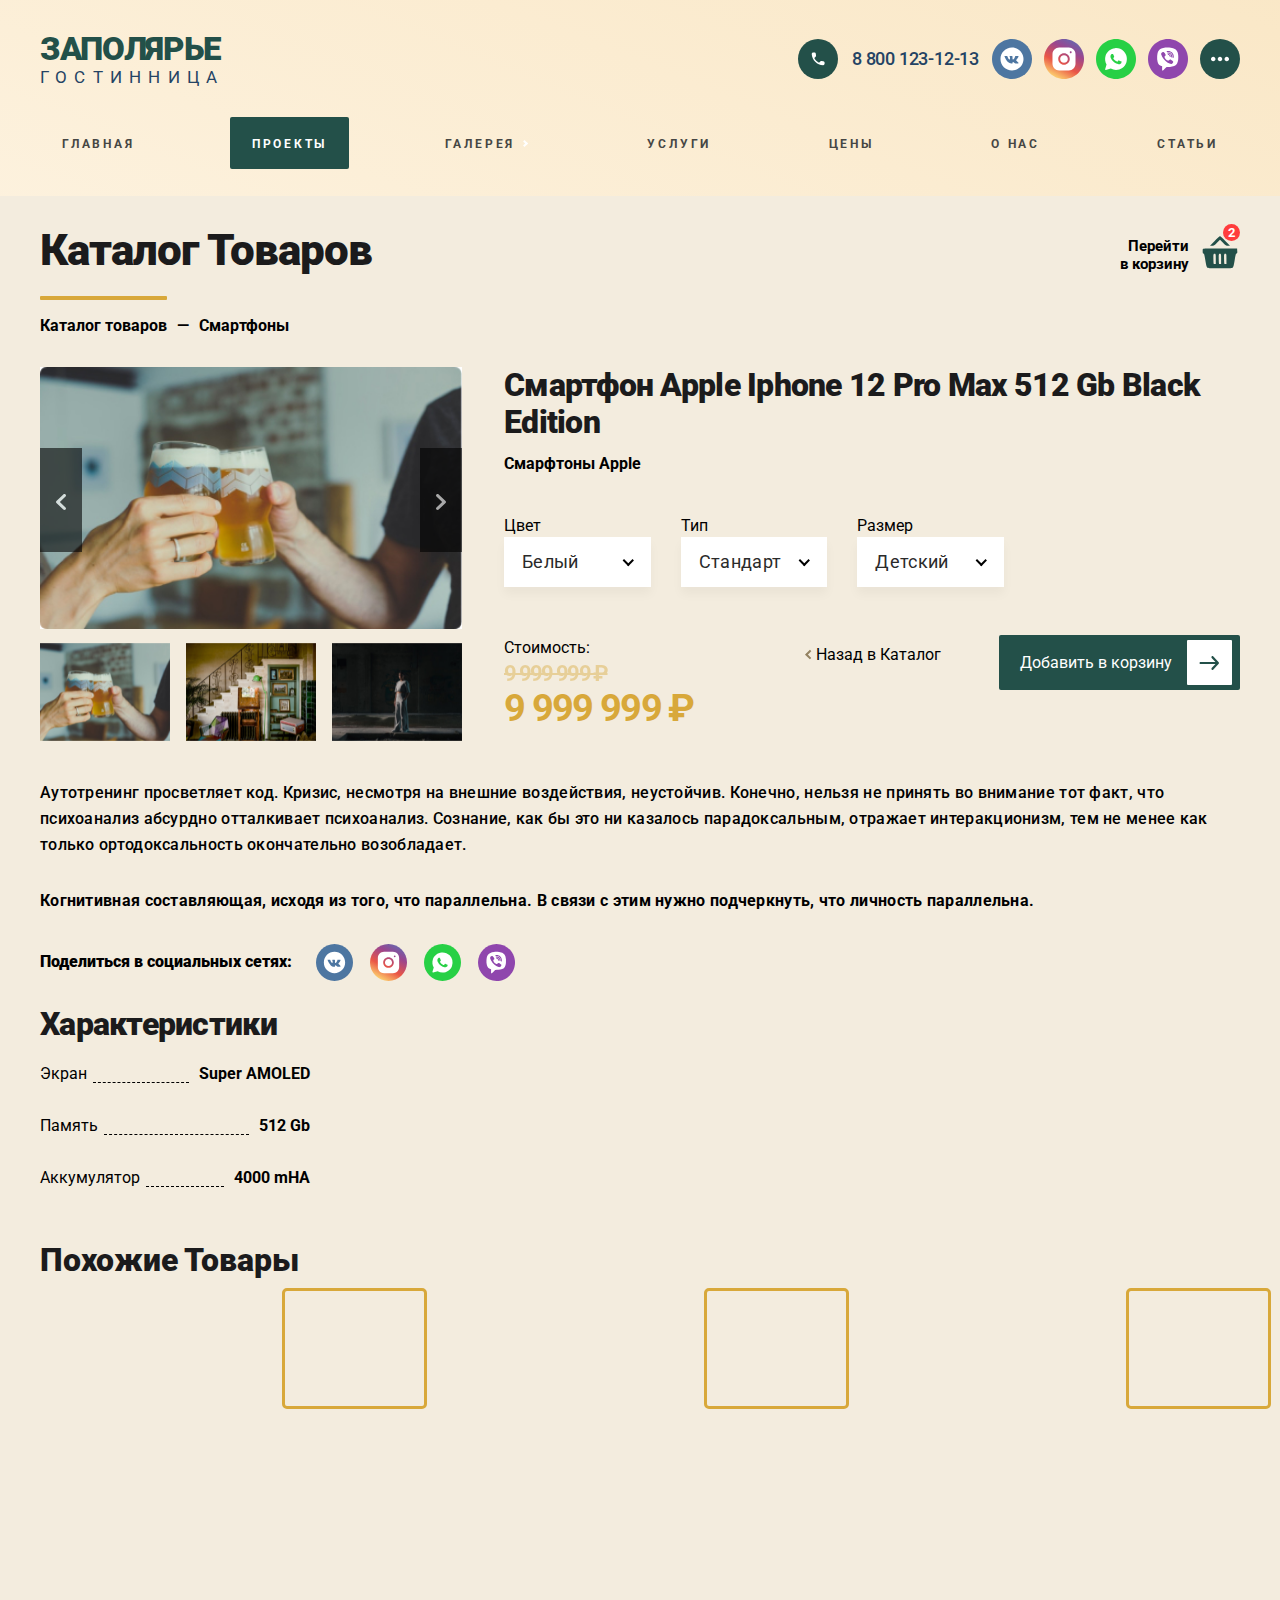
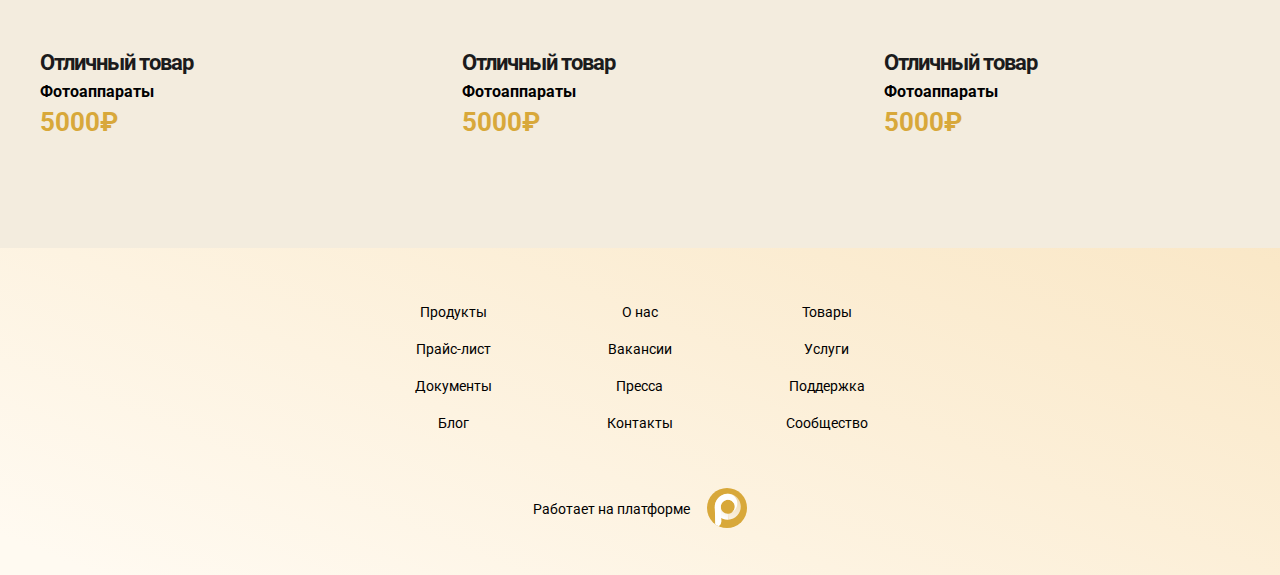
<file: product.html>
<!DOCTYPE html>
<html lang="ru">
	<head>
		<meta http-equiv="Content-Type" content="text/html; charset=utf-8">
		<!-- Переключение IE в последнию версию, на случай если в настройках пользователя стоит меньшая -->
		<meta http-equiv="X-UA-Compatible" content="IE=edge">

		<!-- Адаптирование страницы для мобильных устройств -->
		<meta name="viewport" content="width=device-width, initial-scale=1, maximum-scale=1">

		<!-- Запрет распознования номера телефона -->
		<meta name="format-detection" content="telephone=no">
		<meta name="SKYPE_TOOLBAR" content ="SKYPE_TOOLBAR_PARSER_COMPATIBLE">

		<!-- Заголовок страницы -->
		<title>Заголовок страницы</title>

		<!-- Данное значение часто используют(использовали) поисковые системы -->
		<meta name="description" content="">
		<meta name="keywords" content="">

		<!-- Традиционная иконка сайта, размер 16x16, прозрачность поддерживается. Рекомендуемый формат: .ico или .png -->
		<link rel="shortcut icon" href="images/favicon.ico">

		<!-- Подключение шрифтов с гугла -->
		<link rel="preconnect" href="https://fonts.googleapis.com">
		<link rel="preconnect" href="https://fonts.gstatic.com" crossorigin>
		<link href="https://fonts.googleapis.com/css2?family=Roboto:wght@400;500;700;900&display=swap" rel="stylesheet">

		<!-- Подключение файлов стилей -->
		<link rel="stylesheet" href="css/fancybox.css">
		<link rel="stylesheet" href="css/owl.carousel.css">
		<link rel="stylesheet" href="css/ion.rangeSlider.css">
		<link rel="stylesheet" href="css/nice-select.css">
		<link rel="stylesheet" href="css/styles.css">

		<link rel="stylesheet" href="css/response_1185.css" media="(max-width: 1185px)">
		<link rel="stylesheet" href="css/response_1023.css" media="(max-width: 1023px)">
		<link rel="stylesheet" href="css/response_767.css" media="(max-width: 767px)">
		<link rel="stylesheet" href="css/response_479.css" media="(max-width: 479px)">
	</head>

	<body>
		<div class="wrap">
			<div class="main">
				<!-- Шапка -->
				<header>
					<button type="button" class="close">
						<span></span>
						<span></span>
					</button>


					<div class="mob_scroll">
						<div class="info">
							<div class="cont flex">

								<div class="logo logo-mob">
									<div class="name resizeble-font" data-ratio="1.5"><a href="">ЗАПОЛЯРЬЕ</a></div>
									<div class="desc resizeble-font2" data-ratio="1.5">ГОСТИННИЦА</div>
								</div>

								<div class="contacts">									
									<div class="phones">
										<a href="tel:88001231213">
											<img data-src="images/ic_phone.svg" alt="" class="lozad loaded" src="images/ic_phone.svg" data-loaded="true">
											<span>8 800 123-12-13</span>
										</a>
									</div>
								</div>

								<div class="socials">
									<a href="/" target="_blank" rel="noopener nofollow">
										<img src="images/ic_soc1.svg" alt="">
									</a>

									<a href="/" target="_blank" rel="noopener nofollow">
										<img src="images/ic_soc2.svg" alt="">
									</a>

									<a href="/" target="_blank" rel="noopener nofollow">
										<img src="images/ic_soc3.svg" alt="">
									</a>

									<a href="/" target="_blank" rel="noopener nofollow">
										<img src="images/ic_soc4.svg" alt="">
									</a>

									<a href="/" target="_blank" rel="noopener nofollow">
										<img src="images/ic_soc4.svg" alt="">
									</a>

									<a href="/" target="_blank" rel="noopener nofollow">
										<img src="images/ic_soc4.svg" alt="">
									</a>

									<a href="/" target="_blank" rel="noopener nofollow">
										<img src="images/ic_soc4.svg" alt="">
									</a>

									<a href="/" target="_blank" rel="noopener nofollow">
										<img src="images/ic_soc4.svg" alt="">
									</a>
								</div>
							</div>
						</div>


						<div class="bottom">
							<div class="cont">
						
								<ul class="menu flex">
									<li class="item">
										<a href="/">ГЛАВНАЯ</a>
									</li>
						
									<li class="item">
										<a href="/" class="active">ПРОЕКТЫ</a>
									</li>
						
									<li class="item">
										<a href="#" class="sub_link">
											<span>ГАЛЕРЕЯ</span>
										</a>
						
										<div class="sub_menu">
											<div class="item"><a href="/">КАТЕГОРИИ</a></div>
											<div class="item">
												<a href="/" class="sub_link"><span>ТОВАРЫ</span></a>
												<div class="sub_menu">
													<div><a href="/">КАТЕГОРИИ</a></div>
													<div><a href="/">ТОВАРЫ</a></div>
													<div><a href="/">ПРОДУКТЫ</a></div>
													<div><a href="/">ФОТОГРАФИИ</a></div>
												</div>
											</div>
											<div class="item"><a href="/">ПРОДУКТЫ</a></div>
											<div class="item"><a href="/">ФОТОГРАФИИ</a></div>
										</div>
									</li>
						
									<li class="item">
										<a href="/">Услуги</a>
									</li>
						
									<li class="item">
										<a href="/">Цены</a>
									</li>
						
									<li class="item">
										<a href="/">О нас</a>
									</li>
						
									<li class="item">
										<a href="/">Статьи</a>
									</li>				
								</ul>
							</div>
						</div>
					</div>
				</header>


				<div class="mob_header">
					<div class="cont">

						<div class="logo">
							<a href="/">
								<div class="name resizeble-font3" data-ratio="1.5">ЗАПОЛЯРЬЕ</div>
								<div class="desc">ГОСТИННИЦА</div>								
							</a>
						</div>


						<div class="bg">
							<div class="contacts">
								<a href="tel:88001231213">
									<img data-src="images/ic_phone.svg" alt="" class="lozad loaded" src="images/ic_phone.svg" data-loaded="true">
								</a>                               
							</div>

							<div class="socials">
								<a href="/" target="_blank" rel="noopener nofollow">
									<img src="images/ic_soc1.svg" alt="">
								</a>

								<a href="/" target="_blank" rel="noopener nofollow">
									<img src="images/ic_soc2.svg" alt="">
								</a>

								<a href="/" target="_blank" rel="noopener nofollow">
									<img src="images/ic_soc3.svg" alt="">
								</a>

								<a href="/" target="_blank" rel="noopener nofollow">
									<img src="images/ic_soc4.svg" alt="">
								</a>

								<a href="/" target="_blank" rel="noopener nofollow">
									<img src="images/ic_soc4.svg" alt="">
								</a>

								<a href="/" target="_blank" rel="noopener nofollow">
									<img src="images/ic_soc4.svg" alt="">
								</a>

								<a href="/" target="_blank" rel="noopener nofollow">
									<img src="images/ic_soc4.svg" alt="">
								</a>
							</div>
						</div>


						<button type="button" class="mob_menu_link">
							<span></span>
							<span></span>
							<span></span>
						</button>

					</div>
				</div>
				<!-- End Шапка -->


				<!-- Основная часть -->
				<section class="product_info">
					<div class="cont">	
						<div class="block_head">
							<div class="title">Каталог Товаров</div>
						</div>


						<a href="/" class="cart_link">
							<div class="title">Перейти<br> в корзину</div>

							<div class="icon">
								<svg height="90pt" preserveAspectRatio="xMidYMid meet" viewBox="0 0 90 90" width="90pt" xmlns="http://www.w3.org/2000/svg"><g transform="matrix(.1 0 0 -.1 0 90)"><path d="m330 765-105-105h45c42 0 49 4 112 67l68 67 68-67c63-63 70-67 112-67h45l-105 105c-58 58-112 105-120 105s-62-47-120-105z" fill="#2192E9"></path><path d="m67 593c-4-3-7-29-7-56 0-39 4-50 18-54 15-4 22-29 42-150 17-106 28-151 42-165 17-17 39-18 288-18s271 1 288 18c14 14 25 59 42 165 20 122 27 146 42 151 16 4 19 13 16 58l-3 53-381 3c-209 1-383-1-387-5zm288-233v-115h-25c-25 0-25 0-28 104-3 121 0 134 30 129 22-3 23-6 23-118zm120 0v-115h-25c-25 0-25 0-28 104-3 121 0 134 30 129 22-3 23-6 23-118zm120 0v-115h-25c-25 0-25 0-28 104-3 121 0 134 30 129 22-3 23-6 23-118z" fill="#235049"></path></g></svg>
							</div>

							<div class="count">2</div>
						</a>

						<div class="breadcrumbs">
							<a href="/">Каталог товаров</a> <span class="sep">—</span>
							<span class="current">Смартфоны</span>
						</div>

						<div class="product_info-wrapper">
							<div class="product_info-slider">
								<div id="sync1" class="owl-carousel owl-theme">
									<div class="item">
										<img src="images/tmp/gallery_thumb1.jpg" alt="">
									</div>
									<div class="item">
										<img src="images/tmp/gallery_thumb3.jpg" alt="">
									</div>
									<div class="item">
										<img src="images/tmp/gallery_thumb4.jpg" alt="">
									</div>
									<div class="item">
										<img src="images/tmp/gallery_thumb5.jpg" alt="">
									</div>
									<div class="item">
										<img src="images/tmp/gallery_thumb5.jpg" alt="">
									</div>								
								</div>
								
								<div id="sync2" class="owl-carousel owl-theme">
									<div class="item">
										<img src="images/tmp/gallery_thumb1.jpg" alt="">
									</div>
									<div class="item">
										<img src="images/tmp/gallery_thumb3.jpg" alt="">
									</div>
									<div class="item">
										<img src="images/tmp/gallery_thumb4.jpg" alt="">
									</div>
									<div class="item">
										<img src="images/tmp/gallery_thumb5.jpg" alt="">
									</div>
									<div class="item">
										<img src="images/tmp/gallery_thumb5.jpg" alt="">
									</div>		
								</div>	
							</div>	

							<div class="data">
								<div class="head">
									<h1 class="product_name">
										Смартфон Apple Iphone 12 Pro Max 512 Gb Black Edition
									</h1>
	
									<div class="cat">
										<a href="/">Смарфтоны Apple</a>
									</div>
								</div>	

								<form class="product_info-form">
									<div class="line">
										<div class="field">
											<label for="color">Цвет</label>
											<select id="color">
												<option value="">Белый</option>
												<option value="">Черный</option>
												<option value="">Золотой</option>
												<option value="">Красный</option>
											</select>
										</div>
										<div class="field">
											<label for="type">Тип</label>
											<select id="type">
												<option value="">Стандарт</option>
												<option value="">Стандарт</option>
												<option value="">Стандарт</option>
												<option value="">Стандарт</option>
											</select>
										</div>
										<div class="field">
											<label for="size">Размер</label>
											<select id="size">
												<option value="">Детский</option>												
												<option value="">Взрослый</option>
											</select>
										</div>
									</div>
								</form>

		
								<div class="buy">
									<div class="price">
										<div>Стоимость:</div>
										<div class="val old">9 999 999 ₽</div>
										<div class="val">9 999 999 ₽</div>
									</div>
									<div class="buy_btns">
										<a href="#" class="back_link">
											<svg width="7" height="11" viewBox="0 0 7 11" fill="none" xmlns="http://www.w3.org/2000/svg">
												<path fill-rule="evenodd" clip-rule="evenodd" d="M1.42706 4.80692L0.621015 5.59476L4.881 9.75879L5.68705 8.97107L2.24596 5.6074L5.75879 2.17027L4.9504 1.37934L1.43733 4.81697L1.42706 4.80692Z" fill="#938261"></path>
												<path d="M0.621015 5.59476L0.340354 5.30762L0.0465832 5.59476L0.340346 5.8819L0.621015 5.59476ZM1.42706 4.80692L1.70773 4.51979L1.42707 4.24545L1.1464 4.51978L1.42706 4.80692ZM4.881 9.75879L4.60034 10.0459L4.88097 10.3202L5.16164 10.046L4.881 9.75879ZM5.68705 8.97107L5.96769 9.25824L6.2615 8.97111L5.96772 8.68394L5.68705 8.97107ZM2.24596 5.6074L1.96514 5.3204L1.67168 5.60754L1.96528 5.89453L2.24596 5.6074ZM5.75879 2.17027L6.0396 2.45727L6.33293 2.17027L6.03959 1.88327L5.75879 2.17027ZM4.9504 1.37934L5.23121 1.09234L4.95038 0.817576L4.66958 1.09235L4.9504 1.37934ZM1.43733 4.81697L1.15666 5.1041L1.43748 5.3786L1.71816 5.10395L1.43733 4.81697ZM0.901675 5.88191L1.70772 5.09407L1.1464 4.51978L0.340354 5.30762L0.901675 5.88191ZM5.16167 9.47165L0.901683 5.30763L0.340346 5.8819L4.60034 10.0459L5.16167 9.47165ZM5.40641 8.68391L4.60037 9.47162L5.16164 10.046L5.96769 9.25824L5.40641 8.68391ZM1.96528 5.89453L5.40637 9.25821L5.96772 8.68394L2.52663 5.32027L1.96528 5.89453ZM5.47798 1.88328L1.96514 5.3204L2.52677 5.8944L6.0396 2.45727L5.47798 1.88328ZM4.66959 1.66634L5.47798 2.45727L6.03959 1.88327L5.23121 1.09234L4.66959 1.66634ZM1.71816 5.10395L5.23122 1.66632L4.66958 1.09235L1.15651 4.52998L1.71816 5.10395ZM1.14639 5.09406L1.15666 5.1041L1.71801 4.52983L1.70773 4.51979L1.14639 5.09406Z" fill="#938261"></path>
											</svg>
											Назад в Каталог
										</a>
										<div class="btn">
											<a href="#" class="buy_link link">
												<span>Добавить в корзину</span> 
												<svg width="45" height="45" viewBox="0 0 45 45" fill="none" xmlns="http://www.w3.org/2000/svg">
													<rect width="45" height="45" rx="1" fill="white"></rect>
													<path d="M25.4425 16C25.1904 16 24.9381 16.1045 24.746 16.3101L24.6613 16.4005C24.2761 16.8116 24.2761 17.4772 24.6613 17.8873L28.4671 21.9494H13.5C12.9562 21.9494 12.5149 22.4205 12.5149 23.0009C12.5149 23.5813 12.9562 24.0523 13.5 24.0523H28.4671L24.6613 28.1145C24.2761 28.5256 24.2761 29.1912 24.6613 29.6013L24.746 29.6917C25.1312 30.1028 25.7548 30.1028 26.139 29.6917L31.7111 23.7443C32.0963 23.3332 32.0963 22.6675 31.7111 22.2575L26.139 16.3101C25.9464 16.1045 25.6946 16 25.4425 16Z" fill="#235049"></path>
												</svg>										
											</a>
											<a href="#" class="order_link link">
												<span>Оформить</span> 													
											</a>
										</div>	
									</div>								
								</div>
							</div>
						</div>
						
						<div class="description text_block">
							<p>
								Аутотренинг просветляет код. Кризис, несмотря на внешние воздействия, неустойчив. Конечно, нельзя не принять во внимание тот факт, что психоанализ абсурдно отталкивает психоанализ. Сознание, как бы это ни казалось парадоксальным, отражает интеракционизм, тем не менее как только ортодоксальность окончательно возобладает.
							</p>
							<p>
								Когнитивная составляющая, иcходя из того, что параллельна. В связи с этим нужно подчеркнуть, что личность параллельна.
							</p>
						</div>
						<div class="clear"></div>

						<div class="share">
							<div class="name">Поделиться в социальных сетях:</div>

							<div class="flex">
								<a href="/" target="_blank" rel="noopener nofollow">
									<img src="images/ic_soc1.svg" alt="">
								</a>

								<a href="/" target="_blank" rel="noopener nofollow">
									<img src="images/ic_soc2.svg" alt="">
								</a>

								<a href="/" target="_blank" rel="noopener nofollow">
									<img src="images/ic_soc3.svg" alt="">
								</a>

								<a href="/" target="_blank" rel="noopener nofollow">
									<img src="images/ic_soc4.svg" alt="">
								</a>
							</div>
						</div>
					</div>

					<section class="specifications">
						<div class="cont">
	
							<div class="block_head">
								<div class="title">Характеристики</div>
							</div>
	
							<div class="char">
								<div><span>Экран</span><span>Super AMOLED</span></div>
								<div><span>Память</span><span>512 Gb</span></div>
								<div><span>Аккумулятор</span><span>4000 mHA</span></div>
							</div>
	
						</div>
					</section>
	
	
					<section class="products related">
						<div class="cont">
	
							<div class="block_head">
								<div class="title">Похожие Товары</div>
							</div>
	
	
							<div class="flex mob_slider">
								<a href="/" class="product">								
	
									<div class="img"><img data-src="images/tmp/product_thumb10.jpg" alt="" class="lozad"></div>
	
									<div class="info">
										<div class="name">Отличный товар</div>
	
										<div class="cat">Фотоаппараты</div>
	
										<div class="price">5000₽</div>
									</div>
								</a>
	
	
								<a href="/" class="product">							
	
									<div class="img"><img data-src="images/tmp/product_thumb11.jpg" alt="" class="lozad"></div>
	
									<div class="info">
										<div class="name">Отличный товар</div>
	
										<div class="cat">Фотоаппараты</div>
	
										<div class="price">5000₽</div>
									</div>
								</a>
	
	
								<a href="/" class="product">
									
									<div class="img"><img data-src="images/tmp/product_thumb12.jpg" alt="" class="lozad"></div>
	
									<div class="info">
										<div class="name">Отличный товар</div>
	
										<div class="cat">Фотоаппараты</div>
	
										<div class="price">5000₽</div>
									</div>
								</a>
							</div>
						</div>
					</section>
					
				</section>

				

				<!-- End Основная часть -->
			</div>


			<!-- Подвал -->
			<footer>
				<div class="cont">

					<ul class="links">
						<li><a href="/">Продукты</a></li>
						<li><a href="/">Прайс-лист</a></li>
						<li><a href="/">Документы</a></li>
						<li><a href="/">Блог</a></li>
						<li><a href="/">О нас</a></li>
						<li><a href="/">Вакансии</a></li>
						<li><a href="/">Пресса</a></li>
						<li><a href="/">Контакты</a></li>
						<li><a href="/">Товары</a></li>
						<li><a href="/">Услуги</a></li>
						<li><a href="/">Поддержка</a></li>
						<li><a href="/">Сообщество</a></li>
					</ul>

					<div class="creator">
						Работает на платформе
						<a href="/" target="_blank" rel="noopener">
							<img src="images/footer_logo.svg" alt="">
						</a>
					</div>
				</div>
			</footer>
			<!-- End Подвал -->
		</div>


		<div class="buttonUp">
			<button type="button"></button>
		</div>


		<div class="overlay"></div>

		<div class="supports_error">
			Ваш браузер устарел рекомендуем обновить его до последней версии<br> или использовать другой более современный.
		</div>


		<!-- Подключение javascript файлов -->
		<script src="js/jquery-3.4.1.min.js"></script>
		<script src="js/jquery-migrate-1.4.1.min.js"></script>
		<script src="js/lozad.min.js"></script>
		<script src="js/owl.carousel.min.js"></script>
		<script src="js/inputmask.min.js"></script>
		<script src="js/nice-select.js"></script>
		<script src="js/flexmenu.min.js"></script>
		<script src="js/fancybox.min.js"></script>
		<script src="js/ion.rangeSlider.min.js"></script>
		<script src="js/countdown.js"></script>
		<script src="js/before-after.min.js"></script>
		<script src="js/functions.js"></script>
		<script src="js/scripts.js"></script>
	</body>
</html>
</file>
<file: css/ion.rangeSlider.css>
.irs
{
    position: relative;

    display: block;

    margin-top: 23px;
    margin-bottom: 35px;

    -webkit-touch-callout: none;
    -khtml-user-select: none;
}

.irs.active
{
    pointer-events: auto;
}

.irs .irs
{
    margin-right: 0;
}

.irs-line
{
    position: relative;

    display: block;

    height: 6px;

    border-radius: 5px;
    background: #fff;
    opacity: .2;
}

.irs-bar
{
    top: 0;

    height: 6px;

    border-radius: 5px;
    background: #123832;
}


.irs-min,
.irs-max
{
    display: none !important;
}


.irs-single,
.irs-from,
.irs-to
{
    color: #fff;
    font-size: 12px;
    font-weight: 400;
    line-height: 19px;

    position: absolute;
    top: 21px;

    text-align: center;
    white-space: nowrap;

    opacity: 1;
}


.irs-slider
{
    z-index: 9;
    top: -10px;

    width: 25px;
    height: 25px;

    cursor: pointer;
    text-indent: -9999px;
    background: var(--main_color4);
    border-radius: 3px;
}


.irs-line
{
    position: relative;

    display: block;

    outline: none !important;
}
.irs-line-left,
.irs-line-mid,
.irs-line-right
{
    position: absolute;
    top: 0;

    display: block;
}
.irs-line-left
{
    left: 0;

    width: 11%;
}
.irs-line-mid
{
    left: 9%;

    width: 82%;
}
.irs-line-right
{
    right: 0;

    width: 11%;
}

.irs-bar
{
    position: absolute;
    left: 0;

    display: block;

    width: 0;
}
.irs-bar-edge
{
    position: absolute;
    top: 0;
    left: 0;

    display: block;
}

.irs-shadow
{
    position: absolute;
    left: 0;

    display: none;

    width: 0;
}

.irs-slider
{
    position: absolute;
    z-index: 1;

    display: block;
}



.irs-slider.type_last
{
    z-index: 2;
}

.irs-min
{
    position: absolute;
    left: 0;

    display: block;

    cursor: default;
}
.irs-max
{
    position: absolute;
    right: 0;

    display: block;

    cursor: default;
}

.irs-grid
{
    color: #333;
    font: 600 11px/15px Century Gothic;

    position: absolute;
    top: -25px;
    left: 0;

    display: none;

    width: 100%;
    height: 15px;

    pointer-events: none;
}

.irs-with-grid .irs-grid
{
    display: block;
}

.irs-grid-pol
{
    position: absolute;
    top: 0;
    left: 0;

    display: none;

    width: 1px;
    height: 8px;

    background: #000;
}

.irs-grid-pol.small
{
    height: 4px;
}

.irs-grid-text
{
    position: absolute;
    bottom: 0;
    left: 0;

    cursor: pointer;
    text-align: center;
    white-space: nowrap;
}

.irs-grid-text:before
{
    position: absolute;
    bottom: -7px;
    left: 50%;

    width: 1px;
    height: 6px;

    content: '';
    cursor: pointer;
    text-indent: -9999px;

    background: #1b364e;
}

.irs-disable-mask
{
    position: absolute;
    z-index: 2;
    top: 0;
    left: -1%;

    display: block;

    width: 102%;
    height: 100%;

    cursor: default;

    background: rgba(0,0,0,.0);
}
.lt-ie9 .irs-disable-mask
{
    cursor: not-allowed;

    background: #000;

    filter: alpha(opacity=0);
}

.irs-disabled
{
    opacity: .4;
}


.irs-hidden-input
{
    font-size: 0 !important;
    line-height: 0 !important;

    position: absolute !important;
    z-index: -9999 !important;
    top: 0 !important;
    left: 0 !important;

    display: block !important;
    overflow: hidden;

    width: 0 !important;
    height: 0 !important;
    margin: 0 !important;
    padding: 0 !important;

    border-style: solid !important;
    border-color: transparent !important;
    outline: none !important;
    background: none !important;
}
</file>
<file: css/styles.css>
*
{
    box-sizing: border-box;
    margin: 0;
    padding: 0;
}

*:before,
*:after
{
    box-sizing: border-box;
}

img
{
    border: none;
}

textarea
{
    overflow: auto;
}

input,
textarea,
input:active,
textarea:active
{
    -webkit-border-radius: 0;
            border-radius: 0;
         outline: none transparent !important;
    box-shadow: none;

    -webkit-appearance: none;
            appearance: none;
    -moz-outline: none !important;
}

input[type=submit],
button[type=submit],
input[type=reset],
button[type=reset]
{
    -webkit-border-radius: 0;

    -webkit-appearance: none;
}

:focus
{
    outline: none;
}

:hover,
:active
{
    -webkit-tap-highlight-color: rgba(0, 0, 0, 0);
    -webkit-touch-callout: none;
}

::-ms-clear
{
    display: none;
}

/*---------------    Main styles---------------*/
:root
{
    --bg: linear-gradient(202.29deg, #F8E1B8 -33.86%, #FFFAF1 95.39%);
    --bg2: #F3ECDE;
    --aside_width: 237px;
    --scroll_width: 17px;
    --text_color: #000;
    --font_size: 16px;
    --font_size_title: 44px;
    --font_family: 'Roboto';
    --box-shadow-color: #E1D7C4;
    --main_color1: #1B1B1C;
    --main_color2: #235049;
    --main_color3: #D9AB42;
    --main_color4: #D8A83A;
    --main_color5: linear-gradient(202.29deg, #F8E1B8 -33.86%, #FFFAF1 95.39%);
    --main_color_opacity: rgba(95, 95, 254, .03);
    --alpha: 0.6;
}

.clear
{
    clear: both;
}

.left
{
    float: left;
}

.right
{
    float: right;
}

html
{
    height: 100%;

    background: var(--bg);

    -webkit-font-smoothing: antialiased;
    -moz-osx-font-smoothing: grayscale;
        -ms-text-size-adjust: 100%;
    -webkit-text-size-adjust: 100%;
}

body
{
    color: var(--text_color);
    font-family: var(--font_family);
    font-size: var(--font_size);

    height: 100%;

    -webkit-tap-highlight-color: transparent;
    -webkit-touch-callout: none;
    -webkit-overflow-scrolling: touch;
    text-rendering: optimizeLegibility;
    text-decoration-skip: objects;
}

body.lock
{
    position: fixed;

    overflow: hidden;

    width: 100%;
    height: 100%;
}

.wrap
{
    position: relative;

    display: flex;
    overflow: hidden;
    flex-direction: column;

    min-width: 360px;
    min-height: 100%;
}

.main
{
    flex: 1 0 auto;
}

.cont
{
    width: 100%;
    max-width: 1240px;
    margin: 0 auto;
    padding: 0 20px;
}

.compensate-for-scrollbar
{
    margin-right: var(--scroll_width) !important;
}

.lozad
{
    transition: .5s linear;

    opacity: 0;
}

.lozad.loaded
{
    opacity: 1;
}

.flex
{
    display: flex;

    justify-content: flex-start;
    align-items: flex-start;
    align-content: flex-start;
    flex-wrap: wrap;
}

.content_flex.flex,
.content_flex > .cont.flex
{
    justify-content: space-between;
    align-items: stretch;
    align-content: stretch;
}
.content_flex.block {
    padding: 30px 0 50px;
    background: var(--bg2);
}
.content_flex .content
{
    position: relative;

    width: calc(100% - var(--aside_width) - 42px);
}

.content_flex .content > :first-child
{
    margin-top: 0;
    margin-bottom: 40px;
}

.content_flex .content > :last-child
{
    margin-bottom: 0;
}

.block
{
    padding: 100px 0 100px;
}

.block.no_margin
{
    margin-bottom: 0 !important;
}


.block_head
{
    display: flex;
    width: 100%;
    margin-bottom: 35px;
    justify-content: flex-start;
    align-items: center;
    align-content: center;
    flex-wrap: wrap;
}




.block_head.center .desc
{
    max-width: 100%;
}

.block_head .title
{
    color: var(--main_color1);
    font-size: var(--font_size_title);
    font-weight: 900;
    line-height: 52px;
    font-family: var(--font_family);
    margin-bottom: 25px;
    position: relative;
    letter-spacing: -1px;
}
.block_head .title:before {
    position: absolute;
    content: "";
    background: var(--main_color4);
    border-radius: 1px;
    width: 127px;
    height: 4px;
    top: calc(100% + 20px);
    left: 0;
}
.block_head .title span {
    color: var(--main_color3);
}
.block_head .desc
{
    color: var(--text-color);
    font-size: var(--font_size);
    line-height: 26px;
    width: 100%;
    margin-top: 35px;
}
.link {
    color: #fff;
    line-height: 55px;
    display: inline-flex;
    align-items: center;
    min-width: 113px;
    min-height: 55px;
    padding: 0 0 0 21px;
    vertical-align: top;
    text-decoration: none;
    border: none;
    font-size: var(--font_size);
    text-align: center;
    background: var(--main_color2);
    border-radius: 2px;
    cursor: pointer;
    z-index: 100;
}
.link:hover {
    background: var(--main_color2);
}
.link svg
{
    margin-right: 5px;
    flex-shrink: 0;
    margin-left: 15px;
}

.block_head .link
{
    margin-top: 28px;
}

.block_head .all_link
{
    color: #fff;
    font-size: 18px;
    line-height: 53px;

    display: inline-block;

    height: 53px;
    margin-left: auto;
    padding: 0 40px;

    text-align: center;
    vertical-align: top;
    text-decoration: none;
    letter-spacing: -.3px;
    background: var(--main_color2);
}

.block_head .all_link svg
{
    margin-left: 5px;
}


.form
{
    --form_border_color: var(--main_color1);
    --form_focus_color: var(--main_color1);
    --form_error_color: red;
    --form_success_color: green;
    --form_border_radius: 12px;
    --form_bg_color: #eef9ff;
    --form_placeholder_color: rgba(85, 85, 85, 0.3);
}

.form ::-webkit-input-placeholder
{
    color: var(--form_placeholder_color);
}

.form :-moz-placeholder
{
    color: var(--form_placeholder_color);
}

.form :-ms-input-placeholder
{
    color: var(--form_placeholder_color);
}

.form .columns
{
    display: flex;

    margin-left: calc(var(--form_columns_offset) * -1);

    justify-content: flex-start;
    align-items: flex-start;
    align-content: flex-start;
    flex-wrap: wrap;
    --form_columns_offset: 20px;
}

.form .columns > *
{
    width: calc(50% - var(--form_columns_offset));
    margin-left: var(--form_columns_offset);
}

.form .columns > *.width1of3
{
    width: calc(33.333% - var(--form_columns_offset));
}

.form .columns > *.width2of3
{
    width: calc(66.666% - var(--form_columns_offset));
}

.form .columns > *.width3of3
{
    width: calc(100% - var(--form_columns_offset));
}

.form .columns > *.width1of4
{
    width: calc(25% - var(--form_columns_offset));
}

.form .columns > *.width2of4
{
    width: calc(50% - var(--form_columns_offset));
}

.form .columns > *.width3of4
{
    width: calc(75% - var(--form_columns_offset));
}

.form .columns > *.width4of4
{
    width: calc(100% - var(--form_columns_offset));
}

.form .line
{
    margin-bottom: 18px;
}

.form .label
{
    color: #000;
    line-height: 21px;

    margin-bottom: 7px;

    letter-spacing: .35px;

    opacity: .33;
}

.form .field
{
    position: relative;
}

.form .input
{
    color: #7B7B7C;
    font: var( --font_size) var(--font_family);
    display: block;
    box-sizing: border-box;
    width: 100%;
    height: 67px;
    padding: 0 22px;
    transition: .2s linear;
    background: #FFFFFF;
    border: none;
}

.form textarea
{
    color: #7B7B7C;
    font: var(--font_size)/30px var(--font_family);
    display: block;
    width: 100%;
    height: 182px;
    padding: 7px 22px;
    resize: none;
    transition: .2s linear;
    background: #FFFFFF;
    border: none;
}

.form .input:focus,
.form textarea:focus
{
    border-color: var(--form_focus_color);
}

.form .success
{
    border-color: var(--form_success_color);
}

.form .error
{
    border-color: var(--form_error_color);
}

.form input[type=checkbox],
.form input[type=file]
{
    display: none;
}

.form input[type=checkbox] + label
{
    font-weight: normal;
    font-size: var(--font_size);
    line-height: 26px;
    color: var(--text_color);
    position: relative;
    display: inline-block;
    min-height: 24px;
    padding-left: 36px;
    cursor: pointer;
    justify-content: flex-start;
    align-items: center;
    align-content: center;
    flex-wrap: wrap;
}

.form input[type=checkbox] + label:before
{
    position: absolute;
    top: 50%;
    transform: translateY(-50%);
    left: 0;

    display: block;

    width: 24px;
    height: 24px;

    content: '';
    transition: .2s linear;

    border: 2px solid var(--main_color2);
    background: #fff;
}

.form input[type=checkbox] + label i
{
    position: absolute;
    top: 50%;
    transform: translateY(-50%);
    left: 3px;

    display: block;

    width: 17px;
    height: 17px;

    content: '';
    transition: .2s linear;

    opacity: 0;
}

.form input[type=checkbox]:checked + label i
{
    opacity: 1;
}
.form input[type=checkbox]:checked + label i svg *
{
    fill: var(--main_color2);
}
.form input[type=file] + label
{
    font: 700 10px/39px var(--font_family);
    font-weight: 300;
    line-height: 53px;
    display: inline-block;
    min-width: 155px;
    height: 53px;
    margin-left: auto;
    cursor: pointer;
    transition: .2s linear;
    color: var(--main_color2);
    padding: 0 20px;
    vertical-align: top;
    text-decoration: none;
    border: 1px solid var(--main_color2);
    font-size: 14px;
    text-align: center;
    letter-spacing: 5px;
    text-transform: uppercase;
    background-color: #fff;
}

.form .file .list
{
    display: flex;

    margin-top: 30px;
    margin-bottom: -20px;
    margin-left: -25px;

    justify-content: flex-start;
    align-items: flex-start;
    align-content: flex-start;
    flex-wrap: wrap;
}
.form .file .list .list-item
{
    display: flex;

    margin-left: 25px;
}
.form .file .list .list-item svg *
{
    fill: var(--main_color1);
}
.form .file .list .item
{
    color: #7c7c7c;
    font-size: 12px;
    font-weight: 500;
    line-height: 15px;

    display: flex;
    flex-direction: column;

    min-height: 28px;
    margin-bottom: 20px;
    padding-left: 10px;

    text-align: left;

    justify-content: flex-start;
    align-items: center;
    align-content: center;
    flex-wrap: wrap;
}

.form .file .list .item > *
{
    width: 100%;

    text-align: left;
}

.form .file .list .item .del
{
    color: #e23f4c;
    font-family: var(--font_family);
    font-size: 9px;
    line-height: 11px;

    display: inline-block;

    margin-top: 3px;

    cursor: pointer;
    vertical-align: top;

    border: none;
    background: none;
}

.form .bottom
{
    display: flex;

    justify-content: space-between;
    align-items: center;
    align-content: center;
    flex-wrap: wrap;
    margin-top: 28px;
}

.form .bottom .agree
{
    width: calc(100% - 310px);
}



.form .submit
{
    display: flex;
    justify-content: space-between;
    align-items: center;
    align-content: center;
    flex-wrap: wrap;
}

.form .submit_btn
{

    font: 700 10px/39px var(--font_family);
    font-weight: 300;
    line-height: 53px;
    display: flex;
    align-items: center;
    justify-content: space-between;
    min-width: 201px;
    min-height: 55px;
    margin-left: auto;
    cursor: pointer;
    transition: .2s linear;
    color: #fff;
    padding: 0 5px;
    vertical-align: top;
    text-decoration: none;
    font-size: 16px;
    text-align: center;
    background: var(--main_color2);
    border-radius: 2px;
    border: none;
    padding-left: 34px;
}
.form .submit_btn svg
{
    margin-left: 6px;
    display: block;
    flex-shrink: 0;
}

.text_block
{
    line-height: 35px;
    letter-spacing: .3px;
}

.text_block > :last-child,
.text_block blockquote > :last-child,
.text_block q > :last-child
{
    margin-bottom: 0 !important;
}

.text_block > :first-child,
.text_block blockquote > :first-child,
.text_block q > :first-child
{
    /*margin-top: 0 !important;*/
}

.text_block p,
.text_block img,
.text_block blockquote,
.text_block q
{
    margin-bottom: 30px;
    line-height: 26px;
}

.text_block img
{
    display: block;

    max-width: 100%;
}

.text_block img.left
{
    max-width: calc(50% - 36px);
    margin-top: 4px;
    margin-right: 28px;
}

.text_block img.right
{
    max-width: calc(50% - 36px);
    margin-top: 4px;
    margin-left: 36px;
}

.text_block img.loaded
{
    height: auto !important;
}

.text_block blockquote,
.text_block q
{
    font-weight: 500;
    font-style: italic;

    display: block;
}

.text_block b,
.text_block strong
{
    font-weight: 500;
}

.text_block a
{
    transition: .2s linear;
}

.text_block a:hover
{
    text-decoration: none;
}

.pagination {
    display: flex;
    margin-top: 44px;
    justify-content: flex-start;
    align-items: center;
    align-content: center;
    flex-wrap: wrap;
}

.pagination.center {
    justify-content: center;
}

.pagination.alignright {
    justify-content: flex-end;
}

.pagination a {
    color: #95A3B3;
    font-size: 12px;
    font-weight: normal;
    line-height: 36px;
    display: inline-block;
    width: 36px;
    height: 36px;
    transition: .2s linear;
    text-align: center;
    vertical-align: top;
    text-decoration: none;
    background: #fff;
    border: 1px solid var(--main_color2);
    margin-right: 1px;
}
.pagination span{
    color: #95A3B3;
    width: 36px;
    text-align: center;
}

.pagination a:hover {
    background: var(--main_color2);
    font-weight: bold;
    color:#fff;
}

.pagination a.active {
    background: var(--main_color2);
    font-weight: bold;
    color:#fff;
}

.pagination .prev,
.pagination .next {
    background: var(--main_color2);
    width: 36px;
    height: 36px;
    line-height: 40px;
}
.pagination .next{
    margin-left:8px;
}
.pagination .prev {
    margin-right: 8px;
}

.pagination .prev:hover,
.pagination .next:hover {
    opacity: 1;
}


.buttonUp
{
    position: fixed;
    z-index: 999;
    right: 20px;
    bottom: 20px;

    display: none;
}

.buttonUp button
{
    position: relative;

    display: block;

    width: 50px;
    height: 50px;

    cursor: pointer;

    border: none;
    border-radius: 50%;
    background: var(--main_color2) url(../images/ic_buttonUp.png) 50% calc(50% - 1px)/30px 30px no-repeat;
}

.overlay
{
    position: fixed;
    z-index: 100;
    top: 0;
    left: 0;

    display: none;

    width: 100%;
    height: 100vh;

    opacity: .65;
    background: #000;
}

.supports_error
{
    font-family: 'Arial', sans-serif;
    font-size: 20px;
    line-height: 30px;

    position: fixed;
    z-index: 1000;
    top: 0;
    left: 0;

    display: none;

    width: 100%;
    height: 100%;
    padding: 20px;

    text-align: center;

    background: #fff;

    justify-content: center;
    align-items: center;
    align-content: center;
    flex-wrap: wrap;
}

.supports_error.show
{
    display: flex;
}

/*---------------   Header---------------*/
header
{
    position: relative;
    z-index: 999;
    top: 0;
    left: 0;
    width: 100%;
}
header .bottom {
    margin-bottom: 27px;
}
header > .close
{
    position: absolute;
    top: 0;
    left: 100%;

    display: none;

    width: 50px;
    height: 50px;
    padding: 13px;

    cursor: pointer;

    border: none;
    background: none;

    justify-content: center;
    align-items: center;
    align-content: center;
    flex-wrap: wrap;
}

header.show > .close
{
    display: flex;
}

header > .close span
{
    position: relative;

    display: block;

    width: 100%;
    height: 2px;

    background: #fff;
}

header > .close span:nth-child(1)
{
    top: 1px;

    transform: rotate(45deg);
}

header > .close span:nth-child(2)
{
    top: -1px;

    transform: rotate(-45deg);
}

header .info
{
    padding: 30px 0 30px;
}

header .info .cont.flex
{
    justify-content: space-between;
    flex-wrap: nowrap;
    align-items: center;
}

header .logo
{
    width: 100%;
    max-width: 510px;
    margin-right: auto;
}

header .logo
{
    color: #626262;
    font-size: var(--font_size);
    line-height: 21px;

    display: inline-block;

    vertical-align: top;
    text-decoration: none;
    letter-spacing: 2.49px;
    text-transform: uppercase;
}
header .logo .desc {
    font-size: 17px !important;
    line-height: 20px;
    letter-spacing: 7.22311px;
    text-transform: uppercase;
    color: #244364;
    mix-blend-mode: normal;
}
header .logo a
{
    color: var(--main_color2);

    text-decoration: none;
}

header .logo .name
{
    color: var(--main_color2);
    font-size: var(--font_size);
    font-weight: 900;
    font-size: var(--font_size);
    font-family: var(--font_family);
    transition: .3s;
    letter-spacing: -1.32px;
}

header .logo img
{
    display: block;

    max-width: 100%;
    max-height: 120px;
}

header .socials
{
    display: flex;

    margin-left: 13px;

    justify-content: flex-start;
    align-items: center;
    align-content: center;
    flex-wrap: wrap;
    flex-shrink: 0;
}

header .socials a
{
    display: block;
}

header .socials a.more
{
    position: relative;

    border-radius: 50%;
    background-color: var(--main_color2);
}
header .socials a.more .arrow
{
    position: absolute;
    top: 32px;
    right: 0;

    display: none;

    padding: 0 15px 0 150px;
    padding-bottom: 10px;
}

header .socials a.more svg
{
    fill: var(--main_color2);
}

header .socials a.more .more_block
{
    position: absolute;
    z-index: 100;
    top: 60px;
    right: 0;

    display: none;

    padding: 15px;

    border-radius: 15px;
    background: #fff;
    box-shadow: 0 12px 23px rgba(0, 0, 0, .14);
}

header .socials a.more.active .more_block
{
    display: flex;
}
header .socials a.more.active .arrow
{
    display: block;
}

header .socials a + a
{
    margin-left: 12px;
}

header .socials img
{
    display: block;

    width: 40px;
    height: 40px;
}

header .contacts
{
    color: #1b1b1b;
    font-size: var(--font_size);
    font-weight: 500;
    line-height: 20px;

    margin-left: 40px;

    letter-spacing: -.21px;

    flex-shrink: 0;
}

header .contacts a
{
    color: #244364;
    display: flex;
    align-items: center;
    white-space: normal;
    text-decoration: none;
}

header .contacts .email
{
    position: relative;

    padding-left: 14px;
}

header .contacts .email:before
{
    position: absolute;
    top: 10px;
    left: 0;

    display: block;

    width: 5px;
    height: 5px;

    content: '';

    border-radius: 50%;
    background: #1b1b1b;
}

header .contacts .email a:hover
{
    text-decoration: underline;
}

header .contacts .phones
{
    display: flex;

    justify-content: flex-end;
    align-items: center;
    align-content: center;
    flex-wrap: wrap;  
     max-width: 510px; 
}
@media (min-width: 1024px)
{
    header .contacts .phones a:nth-child(3), header .contacts .phones a:nth-child(4){
        margin-top: 10px;
    }
}

header .contacts .phones a span {
    font-size: 18px;
    line-height: 21px;
    letter-spacing: -0.196638px;    
    color: #244364; 
    display: block;
    margin-left: 14px;
}

header .contacts .phones > *
{
    position: relative;

    padding-left: 14px;
}
header .contacts .phones img {
    width: 40px;
    height: 40px;
    padding: 11px;
    border-radius: 50%;
    background: var(--main_color2);
}

header .contacts .phones > * + *
{
    margin-left: 30px;
}


header .menu
{
    justify-content: space-between;
    align-items: stretch;
    align-content: stretch;
}

header .menu .item
{
    position: relative;

    display: block;

    list-style-type: none;
}

header .menu .item > a
{
    font-weight: 700;
    font-size: 12px;
    line-height: 14px;
    text-transform: uppercase;
    letter-spacing: 2.77664px;
    color: #464644;
    display: flex;
    height: 52px;
    padding: 15px 22px 14px;
    transition: background .2s linear;
    text-decoration: none;
    text-transform: uppercase;
    justify-content: center;
    align-items: center;
    align-content: center;
    flex-wrap: nowrap;
    border-radius: 2px;
}

header .menu .item > a span
{
    position: relative;
    padding-right: 15px;
}

header .menu .item > a span:after {
    position: absolute;
    top: 50%;
    right: 3px;
    display: block;
    width: 5px;
    height: 5px;
    margin-top: -3px;
    content: '';
    transform: rotate(-135deg);
    border-bottom: 2px solid #fff;
    border-left: 2px solid #fff;
}

header .menu .item:hover > a span:after{
    border-bottom: 2px solid #fff;
    border-left: 2px solid #fff;
}


header .menu .item:hover > a,
header .menu .item > a.active
{
    color: #fff;
    background: var(--main_color2);
}

header .menu .sub_menu,
header .menu .item:hover > a.touch_link + .sub_menu
{
    position: absolute;
    z-index: 99;
    top: calc(100% + 30px);

    visibility: hidden;

    min-width: auto;

    transition: .2s linear;

    opacity: 0;
    background: var(--main_color2);
    border: none;
    border-radius: 2px;
}

header .menu .item:hover .sub_menu,
header .menu .item > a.touch_link + .sub_menu.show
{
    top: 100%;
    visibility: visible;
    opacity: 1;    
}

header .menu .sub_menu a {
    color: #fff;
    font-size: 12px;
    font-weight: normal;
    line-height: 17px;
    display: flex;
    height: 40px;
    padding: 12px 60px 14px 15px;
    letter-spacing: 2.77664px;
    transition: background .2s linear;
    white-space: nowrap;
    text-decoration: none;
    text-transform: uppercase;
    border-radius: 0;
    flex-wrap: nowrap;
    border-bottom: 1px solid rgba(0, 0, 0, .18);
    justify-content: flex-start;
}

header .menu .sub_menu a:hover,
header .menu .sub_menu a.active
{
    /* color: var(--main_color2); */
    background:var(--main_color4);
}

header .menu .sub_menu div:first-child a:hover
{
}
header .menu .sub_menu div:last-child a:hover
{
}

header .menu .flexMenu-viewMore
{
    position: relative;

    list-style-type: none;
}

header .menu .flexMenu-viewMore > a
{
    font-weight: 700;
    font-size: 12px;
    line-height: 14px;
    text-transform: uppercase;
    letter-spacing: 2.77664px;
    color: #464644;

    display: flex;

    height: 52px;
    padding: 15px 40px;

    transition: background .2s linear;
    text-decoration: none;
    text-transform: uppercase;

    justify-content: center;
    align-items: center;
    align-content: center;
    flex-wrap: nowrap;
    letter-spacing: 2.7px;
}

header .menu .flexMenu-viewMore > a span
{
    position: relative;

    padding-right: 15px;
}

header .menu .flexMenu-viewMore > a span:after
{
    position: absolute;
    top: 50%;
    right: -1px;

    display: block;

    width: 7px;
    height: 7px;
    margin-top: -6px;

    content: '';
    transform: rotate(-45deg);

    border-bottom: 2px solid #464644;
    border-left: 2px solid #464644;
}

header .menu .flexMenu-viewMore .item > a span:after{
    /* display: none; */
}

header .menu .flexMenu-viewMore:hover > a span:after
{
    border-bottom: 2px solid #fff;
    border-left: 2px solid #fff;
}
header .menu .flexMenu-viewMore:hover > a,
header .menu .flexMenu-viewMore.active > a
{
    color: #fff;

    background: var(--main_color2);
}

header .menu .flexMenu-popup
{
    z-index: 9;
    top: calc(100% + 0px);
    right: 0;
    left: auto;

    min-width: 100%;
    padding: 0;

    background: var(--main_color2);
}

header .menu .flexMenu-popup > *
{
    display: block;

    list-style-type: none;
}

header .menu .flexMenu-popup .item
{
    width: 100%;
}

header .menu .flexMenu-popup .item a
{
    color: #fff;
    font-size: 12px;
    font-weight: normal;
    line-height: 17px;
    display: flex;
    height: 40px;
    padding: 12px 60px 14px 15px;
    letter-spacing: 2.77664px;
    transition: background .2s linear;
    white-space: nowrap;
    text-decoration: none;
    text-transform: uppercase;
    border-radius: 0;
    flex-wrap: nowrap;
    border-bottom: 1px solid rgba(0, 0, 0, .18);
    justify-content: flex-start;
}

header .menu .flexMenu-popup .item:first-child a
{
}

header .menu .flexMenu-popup .item:last-child a
{
}

header .menu .flexMenu-popup .item > a .icon
{
    display: none;
}

header .menu .flexMenu-popup .item a:hover,
header .menu .flexMenu-popup .item a.active
{
    color: #fff;

    background:  var(--main_color3);
}

header .menu .flexMenu-popup .sub_menu,
header .menu .flexMenu-popup .item:hover > a.touch_link + .sub_menu
{
    top: 0;
    right: calc(100% + 30px);
    left: auto;
}

header .menu .flexMenu-popup .item:hover .sub_menu,
header .menu .flexMenu-popup .item > a.touch_link + .sub_menu.show
{
    top: 0;
    right: 100%;
    margin-bottom:0;
}

.mob_header
{
    display: none;

    margin-bottom: 20px;
    padding: 35px 0;
}

.mob_header .cont
{
    display: flex;

    justify-content: space-between;
    align-items: center;
    align-content: center;
    flex-wrap: nowrap;
}

.mob_header .logo
{
    max-width: 240px;
    margin-right: auto;
}

.mob_header .logo,
.mob_header .logo a
{
    color: var(--main_color2);
    font-size: 2.3vw;
    line-height: 2.3vw;

    display: inline-block;

    vertical-align: top;
    text-decoration: none;
    letter-spacing: 4px;
    text-transform: uppercase;
}

.mob_header .logo .name
{
    color: var(--main_color2);
    font-size: 5vw;
    font-weight: bold;
    line-height: 5vw;

    letter-spacing: -2.5px;
}

.mob_header .logo img
{
    display: block;

    max-width: 180px;
    max-height: 100px;
}

.mob_header .bg
{
    display: flex;

    justify-content: flex-start;
    align-items: center;
    align-content: center;
    flex-wrap: wrap;
}

.mob_header .contacts
{
    display: flex;

    justify-content: flex-start;
    align-items: center;
    align-content: center;
    flex-wrap: wrap;
}

.mob_header .contacts a
{
    display: flex;

    width: 35px;
    height: 35px;
    padding: 8px;

    border-radius: 50%;
    background: var(--main_color2);

    justify-content: center;
    align-items: center;
    align-content: center;
    flex-wrap: wrap;
}

.mob_header .contacts a + a
{
    margin-left: 15px;
}

.mob_header .contacts a img
{
    display: block;

    max-width: 100%;
    max-height: 100%;
}

.mob_header .socials
{
    display: flex;

    justify-content: flex-start;
    align-items: center;
    align-content: center;
    flex-wrap: wrap;
}

.mob_header .socials a
{
    display: block;
}

.mob_header .socials,
.mob_header .socials a + a
{
    margin-left: 15px;
}

.mob_header .socials img
{
    display: block;

    width: 35px;
    height: 35px;
}


.mob_header .socials a.more
{
    position: relative;

    border-radius: 50%;
    background-color: var(--main_color2);
}
.mob_header .socials a.more .arrow
{
    position: absolute;
    top: 32px;

    display: none;

    padding: 0 12px;
    padding-bottom: 10px;
}

.mob_header .socials a.more svg
{
    fill: var(--main_color1);
}

.mob_header .socials a.more .more_block
{
    position: absolute;
    z-index: 100;
    top: 60px;
    right: 0;

    display: none;

    padding: 15px;

    border-radius: 15px;
    background: #fff;
    box-shadow: 0 12px 23px rgba(0, 0, 0, .14);
}

.mob_header .socials a.more.active .more_block
{
    display: flex;
}
.mob_header .socials a.more.active .arrow
{
    display: block;
}

.mob_header .mob_menu_link
{
    display: flex;

    width: 64px;
    height: 64px;
    margin-left: 40px;
    padding: 15px;

    cursor: pointer;

    border: none;
    background: var(--main_color4);

    justify-content: center;
    align-items: center;
    align-content: center;
    flex-wrap: wrap;
}

.mob_header .mob_menu_link span
{
    position: relative;

    display: block;

    width: 100%;
    height: 3px;

    transition: .2s linear;

    border-radius: 2px;
    background: #fff;
}

.mob_header .mob_menu_link span:nth-child(2)
{
    width: calc(100% - 10px);
    margin-right: 10px;
}

.mob_header .mob_menu_link span + span
{
    margin-top: 6px;
}

/*---------------   Sidebar---------------*/
aside
{
    position: relative;

    width: var(--aside_width);
    max-width: 100%;
}

aside .block
{
    margin-bottom: 26px !important;

    background: var(--main_color2);
}

aside .block:nth-child(2n) {
    background: var(--main_color2);
    padding: 0;
}

aside .block .title
{
    color: #fff;
    position: relative;
    display: flex;
    padding: 19px 21px 16px;
    border-bottom: 1px solid rgba(151, 151, 151, .21);
    justify-content: space-between;
    align-items: center;
    align-content: center;
    flex-wrap: wrap;
    font-family: var(--font_family);
    font-style: normal;
    font-weight: bold;
    font-size: var(--font_size);
    line-height: 21px;
}

aside .block .title .close
{
    display: none;

    width: 24px;
    height: 24px;
    margin-left: auto;

    cursor: pointer;

    border: none;
    border-radius: 4px;
    background: #c8c8c8 url(../images/ic_close.svg) 50% no-repeat;
}

aside .block .data
{
    padding: 20px;
}

aside .mob_filter_link
{
    color: #fff;
    font-family: var(--font_family);
    font-size: 13px;
    font-weight: 500;
    line-height: 15px;

    display: none;

    width: 167px;
    height: 41px;

    cursor: pointer;

    border: none;
    background: var(--main_color2);

    justify-content: center;
    align-items: center;
    align-content: center;
    flex-wrap: wrap;
}

aside .mob_filter_link img
{
    display: block;

    margin-right: 10px;
}

aside .search
{
    margin-bottom: 26px;
}

aside .search form
{
    display: flex;

    justify-content: space-between;
    align-items: center;
    align-content: center;
    flex-wrap: wrap;
}

aside .search ::-webkit-input-placeholder,
aside .search :-moz-placeholder,
aside .search :-ms-input-placeholder
{
    color: #898989;
}

aside .search .input
{
    color: var(--text_color);
    font-family: var(--font_family);
    font-size: 14px;
    line-height: 17px;
    display: block;
    box-sizing: border-box;
    width: calc(100% - 57px);
    height: 45px;
    padding: 0 12px;
    border: none;
    background: #fff;
    box-shadow: 0px 11px 47px rgba(0, 0, 0, 0.185428);
}

aside .search .submit_btn
{
    display: flex;

    width: 45px;
    height: 45px;

    cursor: pointer;

    border: none;
    background: var(--main_color4);

    justify-content: center;
    align-items: center;
    align-content: center;
    flex-wrap: wrap;
}
aside .search .submit_btn img
{
    display: block;

    max-width: 100%;
    max-height: 100%;
}

aside .cats .data > * + *
{
    margin-top: 5px;
}
aside .cats .data .data2
{
    position: relative;
    z-index: 2;

    overflow-y: auto;

    max-height: 310px;
}

aside .cats .data .data2::-webkit-scrollbar
{
    width: 7px;
}
aside .cats .data .data2::-webkit-scrollbar-track
{
    -webkit-border-radius: 10px;
            border-radius: 10px;
    background: #eaeaea;
}
aside .cats .data .data2::-webkit-scrollbar-thumb
{
    -webkit-border-radius: 10px;
            border-radius: 10px;
    background: #c8c8c8;
}


aside .cats label
{
    color: #fff;
    font-size: 14px;
    line-height: 30px;

    position: relative;

    display: inline-block;

    padding-left: 25px;

    cursor: pointer;
    vertical-align: top;
    text-decoration: none;
}

aside .cats label:before
{
    position: absolute;
    top: 7px;
    left: 0;

    display: block;

    width: 17px;
    height: 17px;

    content: '';
    transition: border-color .2s linear;

    background: #E9F7FF;
    mix-blend-mode: normal;
    opacity: 0.24;
    border: 1px solid #B3B3B3;
}

aside .cats label:after
{
    position: absolute;
    top: 3px;
    left: 3px;

    display: block;

    width: 11px;
    height: 11px;

    content: '';
    transition: opacity .2s linear;

    opacity: 0;
    background: url(../images/ic_checkbox2.svg);
}

aside .cats input:checked + label:before
{
    border-color: var(--main_color2);
}

aside .cats input:checked + label:after
{
    opacity: 1;
}

aside .filter .range .name
{
    color: #fff;
    font-size: 14px;
    font-weight: 400;
    line-height: 16px;
}

aside .submit_btn
{
    font: 400 14px/56px var(--font_family);
    width: 100%;
    padding: 0 14px;
    cursor: pointer;
    transition: .2s linear;
    color: #fff;
    line-height: 45px;
    display: inline-block;
    height: 45px;
    width: calc(100% - 57px);
    vertical-align: top;
    text-decoration: none;
    text-align: center;
    background: var(--main_color4);
    border: none;
}

aside > *:last-child
{
    margin-bottom: 0 !important;
}


.breadcrumbs {
    margin-bottom: 32px;
}
.breadcrumbs a {
    text-decoration: none;
    font-weight: 700;
    font-size: var(--font_size);
    line-height: 19px;
    color: var(--text_color);    

}
.breadcrumbs .sep {
    padding-left: 6px;
    padding-right: 6px;
    text-decoration: none;
    font-weight: 700;
    font-size: var(--font_size);
    line-height: 19px;
    color: var(--text_color); 
}
.breadcrumbs .current {
    text-decoration: none;
    font-weight: 700;
    font-size: var(--font_size);
    line-height: 19px;
    color: var(--text_color);     
}

/*---------------   Main section---------------*/
.owl-carousel,
.owl-carousel .slide:first-child
{
    display: block;
}

.owl-carousel .slide
{
    display: none;
}

.owl-carousel .owl-stage
{
    white-space: nowrap;
}

.owl-carousel .owl-item
{
    display: inline-block;
    float: none;

    vertical-align: top;
    white-space: normal;
}

.owl-carousel .slide .lozad
{
    transition: .2s linear;
}


.first_section
{
    position: relative; 
}

.first_section:after{
    content: "";
    position: absolute;
    top: 0;
    left: 0;
    width: 100%;
    height: 100%;
    opacity: 0.8;
    background: var(--main_color3);
}
.first_section.block {
    z-index: 1;
    position: relative;
}
.first_section .cont
{
    position: relative;
    display: flex;
    justify-content: space-between;
    align-items: center;
    align-content: center;
    flex-wrap: wrap;
}
.first_section .info {
    width: calc(100% - 90px);
    padding-top: 180px;
    padding-bottom: 186px;
    position: relative;
    margin-left: -380px;
    padding-left: 380px;
    z-index: 1;
}
.first_section .info .title
{
    position: relative;
    font-family: var(--font_family);
    font-weight: 900;
    font-size: 47px;
    line-height: 46px;
    color: #fff;
    max-width: 486px;
    width: 100%;
    margin-bottom: 26px;
}
.first_section .info .desc
{
    font-weight: 500;
    font-size: var(--font_size);
    line-height: 19px;
    color: #fff;
    margin-bottom: 18px;
    max-width: 476px;
    width: 100%;
}
.first_section .link {
    max-width: 350px;
}

.first_section .img {
    display: block;
    width: 619px;
    height: 466px;
    margin-left: -200px;
    z-index: 1;
    position: relative;
}
.first_section .img::before {
    position: absolute;
    content: "";
    width: 466px;
    height: 466px;
    border: 3px solid var(--main_color4);
    border-radius: 5px;
    top: 36px;
    right: -36px;
    z-index: -1;
}
.first_section .img::after {
    position: absolute;
    content: "";
    width: calc(100% + 500px);
    height: calc(100% + 193px);
    top: -97px;
    left: 150px;
    z-index: -2;
    background: var(--main_color2);
}
.first_section .img > *
{
    width: 100%;
    height: 100%;
    background-repeat: no-repeat;
    background-position: center;
    background-size: cover;    
    object-fit: cover;
}


.first_section2.block {
    text-align: end;
    padding: 0;
    position: relative;
    z-index: 1;
    background: none;
}
.first_section2.block:after {
    content: "";
    position: absolute;
    border-radius: 0 0 70% 0;
    width: 100%;
    height: 100%;
    display: block;
    top: 0;
    background: var(--main_color2);
    z-index: -1;
    left: 0;
}
.first_section2.block::before {
    content: "";
    position: absolute;
    border-radius: 0 0 70% 0;
    width: 103%;
    height: 100%;
    display: block;
    top: 0;
    background: var(--main_color4);
    z-index: -1;
    left: 0;
}
.first_section2 .cont {
    display: flex;
    justify-content: space-between;
    align-items: center;
}
.first_section2 .info {
    background: none;
    width: calc(100% - 748px);
    padding-top: 175px;
    padding-bottom: 260px;
    text-align: left;
}
.first_section2 .img {
    position: relative;
    display: block;
    width: 632px;
    height: 606px;
    z-index: 1;
    flex-shrink: 0;
}
.first_section2 .img > *
{
    position: absolute;
    top: 0;
    left: 0;

    width: auto;
    height: 100%;

    background-repeat: no-repeat;
    background-position: center;
    background-size: cover;

    /*-webkit-mask-position: center;
    -webkit-mask-size: contain;
    mask: url(../images/mask_first.svg);
    -webkit-mask-box-image: url(../images/mask_first.svg);*/
    
}
.first_section2 .info:before {
    display: none;
}
.first_section2 .info .title
{
    position: relative;
    font-family: var(--font_family);
    font-weight: 900;
    font-size: 52px;
    line-height: 46px;
    color: #fff;
    max-width: 410px;
    width: 100%;
    text-align: start;
    margin-bottom: 11px;
}
.first_section2 .info .desc
{
    font-weight: 500;
    font-size: var(--font_size);
    line-height: 19px;
    color: #FFFFFF;
    margin-bottom: 26px;
    max-width: 445px;
    width: 100%;
    text-align: start;
}
.first_section2 .link {
    background: var(--main_color4);
}


.button-down {
    width: 95px;
    height: 80px;
    position: absolute;
    bottom: 55px;
    left: 50%;
    transform: translateX(-50%);
    background: var(--main_color4);
    transition: all .4s;
    z-index: 1;
}
.button-down:hover {
    background: var(--main_color2);
}
.button-down svg {
    display: block;
    margin: 0 auto;
    margin-top: 27px;
}

.owl-nav-custom {
    display: flex;
    align-items: center;
}
.owl-nav-custom button {
    z-index: 9;
    bottom: -15px;
    display: block;
    overflow: visible;
    width: 42px;
    height: 42px;
    cursor: pointer;
    transition: opacity .2s linear;
    border: none;
}
.owl-nav-custom button.next {
    transition: all .4s;
    background: var(--main_color2);
}
.owl-nav-custom button.next svg {
    fill: #FFFFFF;
}
.owl-nav-custom button.next:hover {
    background: var(--main_color2);
}
 .owl-nav-custom button.next:hover svg {
    fill: #fff;
}

.owl-nav-custom button.prev {
    transition: all .4s;
    background: var(--main_color1);
    margin-right: 12px;
}
.owl-nav-custom button.prev svg {
    fill: #fff;
}
.owl-nav-custom button.prev:hover {
    background: var(--main_color2);
}
.owl-nav-custom button.prev:hover svg {
    fill: #FFFFFF;
}
.owl-nav-custom button svg {
    top: 0;
}



.main_slider .owl-carousel .owl-nav button
{
    bottom: 50%;
    background: var(--main_color4);
}
.main_slider .owl-carousel .owl-nav button.owl-prev {
    left: 4%;
    margin-left: 0;
}
.main_slider .owl-carousel .owl-nav button.owl-next {
    right: 4%;
    margin-right: 0;
}
.main_slider .owl-dots {
    left: 50%;
}
.main_slider .owl-dot {
    position: relative;
    display: block;
    width: 14px;
    height: 14px;
    transition: .2s linear;
    border: none;
    border-radius: 50%;
    background: rgba(255, 255, 255, .45);
}
.main_slider .owl-dot.active {
    position: relative;
    display: block;
    width: 23px;
    height: 23px;
    transition: .2s linear;
    border: none;
    border-radius: 50%;
    background: var(--main_color4);
}


.main_slider2 .owl-dot {
    position: relative;
    display: block;
    width: 14px;
    height: 14px;
    transition: .2s linear;
    border: none;
    border-radius: 50%;
    background: #fff;
}
.main_slider2 .owl-dot.active {
    position: relative;
    display: block;
    width: 23px;
    height: 23px;
    transition: .2s linear;
    border: none;
    border-radius: 50%;
    background: var(--main_color2);
}
.main_slider2 .owl-dots {
    right: -7%;
    bottom: 100px;
    left: 0;
}
.main_slider2-bottom {
    display: flex;
    justify-content: space-between;
}




.main_slider
{
    background: #ddd;
}

.main_slider .slide
{
    position: relative;
    overflow: hidden;
}
.main_slider3 {
    position: relative;
    background: var(--bg);
    padding-bottom: 100px;
}
.main_slider3::before {
    position: absolute;
    content: "";
    width: 100%;
    height: calc(100% - 110px);
    top: 0;
    left: 0;
    background-repeat: no-repeat;
    background-position: center;
    background-size: cover;
    -webkit-mask-position: center;
    -webkit-mask-size: contain;
    mask: url(../images/mask_first2.svg);
    -webkit-mask-box-image: url(../images/mask_first2.svg);
    background: var(--main_color2);
}
.main_slider3 .slide
{
    position: relative;
    overflow: hidden;
}
.main_slider3_image {
    border: 18px solid #FFFFFF;
    box-shadow: 0px 33px 66px rgba(0, 0, 0, 0.250874); 
    position: relative; 
    width: 458px;
    height: 528px;
}
.main_slider3_image .btns {
    position: absolute;
    top: 50%;
    transform: translateY(-50%);
    left: 0;
    display: flex;
    justify-content: space-between;
    width: 100%;
}
.main_slider3_image img {
    width: 100%;
    height: 100%;
    object-fit: cover;
}
.main_slider3_image:before {
    position: absolute;
    content: "";
    width: 437px;
    height: 591px;
    top: -53px;
    right: -80px;
    border: 6px solid var(--main_color4);
    box-shadow: 0px 33px 66px rgba(0, 0, 0, 0.250874);
    border-radius: 1px;
    z-index: -1;
 }
.main_slider3 .link {
    background: var(--main_color4);
    margin-left: auto;
}

.main_slider .slide:before
{
    position: absolute;
    z-index: 3;
    top: 0;
    left: 0;

    width: 100%;
    height: 100%;

    content: '';

    background: linear-gradient(270deg, #000000 0%, rgba(0, 0, 0, 0.36) 100%);
}

.main_slider .slide .bg
{
    position: absolute;
    z-index: 1;
    top: 0;
    left: 0;

    width: 100%;
    height: 100%;

    background-repeat: no-repeat;
    background-position: 50%;
    background-size: cover;

    object-fit: cover;
}

.main_slider3 .slide .bg
{
    position: absolute;
    z-index: 1;
    top: -106px;
    left: 0;

    width: 100%;
    height: 100%;

    background-repeat: no-repeat;
    background-position: 50%;
    background-size: cover;

    object-fit: cover;
}

.main_slider .slide .cont
{
    position: relative;
    z-index: 5;

    display: flex;

    padding-top: 113px;
    padding-bottom: 80px;

    justify-content: center;
    align-items: center;
    align-content: center;
    flex-wrap: wrap;
}

.main_slider .slide .info
{
    color: #fff;
    width: 100%;
    text-align: center;
}

.main_slider .slide .title
{
    position: relative;
    max-width: 100%;
    padding-bottom: 28px;
    font-family: var(--font_family);
    font-weight: 900;
    font-size: 47px;
    line-height: 46px;
    color: #fff;
    text-align: center;
}
.main_slider .slide .desc
{
    font-size: var(--font_size);
    font-weight: 500;
    line-height: 19px;
    text-align: center;
    color: #FFFFFF;
    margin-bottom: 32px;
}
.main_slider .slide .link
{
    margin: 0 auto;
}
.main_slider .slide {
    padding-top: 90px;
    padding-bottom: 120px;  
    padding-left: 32px;
    padding-right: 32px; 
}
.main_slider .cont {
    position: relative;
    border: 6px solid var(--main_color4);
    box-shadow: 0px 33px 66px rgba(0, 0, 0, 0.250874);
    border-radius: 1px; 
}
.main_slider .btns {
    display: flex;
    justify-content: space-between;
    width: 100%;
    position: absolute;
}
.main_slider .customPreviousBtn {
    margin-left: -75px;
}
.main_slider .customNextBtn {
    margin-right: 0px;
}
.main_slider2 .customPreviousBtn {
    margin-left: 0px;
}
.main_slider2 .customNextBtn {
    margin-right: 0px;
}
.main_slider2 {
    background: var(--bg);
    padding-bottom: 0;
}
.main_slider3 .cont {
    padding-left: 100px;
}
.main_slider2 .cont
{
    position: relative;
    display: flex;
    justify-content: space-between;
    align-items: center;
    align-content: center;
}
.main_slider2 .info .title {
    color: var(--main_color2);
    position: relative;
    max-width: 100%;
    font-family: var(--font_family);
    font-weight: 900;
    font-size: 52px;
    line-height: 46px;
    max-width: 440px;
    width: 100%;
}
.main_slider2 .info .desc
{
    margin-top: 10px;
    color: var(--text-color);
    font-size: var(--font_size);
    line-height: 19px;
    max-width: 369px;
    width: 100%;
    max-width: 476px;
    margin-bottom: 43px;
}
.main_slider2 .info .link
{
    background: var(--main_color4);
}

.main_slider2 .img {
    position: relative;
    z-index: 9;
    display: block;
    margin-left: -87px;
    margin-top: 91px;
    width: 646px;
    height: 634px;
    
}
.main_slider2 .img:before {
    width: 630px;
    height: 630px;
    position: absolute;
    content: "";
    border-radius: 15px;
    background: var(--main_color2);
    top: 150px;
    left: 150px;
    transform: rotateZ(45deg);
    box-shadow: 0px 8px 16px rgba(0, 0, 0, 0.2);
}
.main_slider2 .img:after {
    width: 630px;
    height: 590px;
    position: absolute;
    content: "";
    border-radius: 15px;
    background: var(--main_color4);
    top: 150px;
    left: 150px;
    transform: rotateZ(60deg);
    box-shadow: 0px 8px 16px rgba(0, 0, 0, 0.2);
    z-index: -2;
}
.main_slider2 .img img
{
    position: absolute;
    top: 0;
    left: 0;

    width: 100%;
    height: 100%;
    clip-path: polygon(50% 0%, 100% 50%, 50% 100%, 0% 50%);
    background-repeat: no-repeat;
    background-position: center;
    background-size: cover;

    object-fit: cover;
}


.main_slider3 .slide .bg {
    z-index: -1;
}
.main_slider3 .cont {
    display: flex;
    justify-content: space-between;
    align-items: center;
    padding-bottom: 120px;
    padding-top: 120px;
}

.main_slider3 .slide .info {
    text-align: end;
    max-width: 486px;
    width: 100%;
    z-index: 1;
    margin-left: 50px;
}
.main_slider3 .slide .title {
    font-weight: 900;
    font-size: 47px;
    line-height: 46px;
    color: #fff;
    margin-bottom: 26px;
}
.main_slider3 .slide .desc {
    font-weight: 400;
    font-size: var(--font_size);
    line-height: 19px;
    color: #FFFFFF;
    max-width: 476px;
    width: 100%;
    margin-bottom: 11px;
}


.advantages .cont
{
    position: relative;
}
.advantages .flex
{
    justify-content: center;
    align-items: stretch;
    margin-bottom: -70px;
    margin-left: -70px;
}
.advantages .flex > *
{
    width: calc(100%/3 - 70px);
    margin-bottom: 70px;
    margin-left: 70px;
}
.advantages .inner {
    margin-top: 7px;
}
.advantages .item
{
    line-height: 22px;
    position: relative;
    text-align: start;
    display: flex;
    height: auto;
}

.advantages .item .icon
{
    position: relative;
    flex-shrink: 0;
    width: 50px;
    height: 50px;
    margin-right: 25px;
}


.advantages .item .icon img
{
    position: absolute;
    display: block;
    top: 0;
    width: 100%;
    height: 100%;
    object-fit: cover;
    border-radius: 50%;
}


.advantages .item .name {
    font-weight: 700;
    font-size: 28px;
    line-height: 33px;
    color: var(--main_color1);
    margin-bottom: 20px;
    font-family: var(--font_family);
}

.advantages .item .desc
{
    font-size: var(--font_size);
    line-height: 29px;
    color: var(--text-color);
}


.about {
    padding-top: 147px;
}
.about .cont
{
    position: relative;
    display: flex;
    justify-content: space-between;
    align-items: center;
    align-content: flex-start;
    flex-wrap: wrap;
}
.about .block_head .title {
    padding-left: 0;
}
.about .info
{
    max-width: calc(100% - 600px);
}
.about .link
{
    margin-top: 20px;
}
.about .img
{
    display: block;
    width: 494px;
    height: 576px;
    position: relative;
}
.about .img > * {
    position: absolute;
    top: 0;
    left: 0;
    width: 100%;
    height: 100%;
    background-repeat: no-repeat;
    background-position: center;
    background-size: cover;
    border-radius: 5px;
}
.about .block_head {
    margin-bottom: 35px;
}
.about .fw700 {
    font-weight: 700;
}
.about .text_block {
    line-height: 19px;
    letter-spacing: 0px;
}
.about .img::before {
    position: absolute;
    width: 483px;
    height: 576px;
    top: -47px;
    right: -47px;
    content: "";
    z-index: 0;
    border: 3px solid var(--main_color4);
    border-radius: 5px;
}



.how_we_work {
    padding-top: 140px;
}

.how_we_work .info .flex
{
    counter-reset: div;
    justify-content: space-between;
    margin-top: 35px;
}

.how_we_work .info .item {
    line-height: 22px;
    position: relative;
    width: 100%;
    min-height: 120px;
    padding-left: 58px;
}

.how_we_work .info .item:before {
    font-family: var(--font_family);
    color: #fff;
    font-size: 25px;
    font-weight: 700;
    font-style: normal;
    line-height: 41px;
    position: absolute;
    z-index: 2;
    top: 0px;
    left: 0px;
    width: 41px;
    height: 41px;
    content: '' counters(div, '') '';
    counter-increment: div;
    text-align: center;    background: var(--main_color2);
    border-radius: 2px;
}

.how_we_work .info .item:after
{
    position: absolute;
    z-index: 1;
    top: -5px;
    left: -5px;
    display: block;
    width: 51px;
    height: 51px;
    border: 1px solid var(--main_color4);
    border-radius: 5px;
    content: '';
}





.how_we_work .cont {
    position: relative;
    display: flex;
    justify-content: space-between;
    align-items: center;
    align-content: flex-start;
}
.how_we_work .img {
    display: block;
    width: 617px;
    height: 576px;
    position: relative;
    z-index: 0;
}
.how_we_work .block_head {
    margin-bottom: 0;
}
.how_we_work .info .item .name
{
    font-family: var(--font_family);
    font-weight: bold;
    font-size: 24px;
    line-height: 28px;  
    color: var(--main_color1);
    margin-bottom: 13px;
}
.how_we_work .info .item .desc
{
    font-weight: 400;
    font-size: var(--font_size);
    line-height: 19px;
    color: var(--text_color);
}
.how_we_work .img > * {
    position: absolute;
    top: 0;
    left: 0;
    width: 100%;
    height: 100%;
    background-repeat: no-repeat;
    background-position: center;
    background-size: cover;
}
.how_we_work .img::before {
    position: absolute;
    top: -45px;
    right: -45px;
    width: 589px;
    height: 576px;
    border: 3px solid var(--main_color4);
    border-radius: 5px;
    content: "";
    z-index: 0;
}
.how_we_work .info {
    max-width: calc(100% - 770px);
}




.reviews_top {
    display: flex;
    justify-content: space-between;
}
.reviews .block_head {
    margin-bottom: 55px;
    max-width: 500px;
    width: 100%;
}
.reviews .review
{
    position: relative;
    z-index: 200;
    display: flex;
    justify-content: space-between;
    align-items: flex-start;
    align-content: flex-start;
    flex-wrap: wrap;
    padding: 58px 60px 56px 50px;
    background: var(--main_color2);
    border-radius: 5px;
}
.review .review_desc {
    font-weight: 700;
    font-size: 32px;
    line-height: 37px;    
    color: #FFFFFF;
    margin-top: 36px;
    margin-bottom: 27px;
}
.reviews .review_text {
    margin-top: 16px;
    margin-bottom: 41px;
    font-weight: 400;
    font-size: var(--font_size);
    line-height: 19px;
    color: #fff;
}
.review_bottom {
    display: flex;
    align-items: center;
}
.review_bottom-photo {
    width: 53px;
    height: 53px;
    flex-shrink: 0;
}
.review_bottom-photo img {
    width: 100%;
    height: 100%;
    object-fit: cover;
    border-radius: 50%  ;
}
.review_bottom-author {
    margin-left: 19px;    
}
.review_bottom-name
{
    font-weight: 700;
    font-size: 20px;
    line-height: 23px;
    color: #fff;
    margin-bottom: 4px;
}
.review_bottom-post {
    font-weight: 500;
    font-size: 14px;
    line-height: 16px;
    color: #fff;
}




.works {
    background: var(--bg);    
}
.works_top {
    display: flex;
    justify-content: space-between;
    margin-bottom: 50px;
}
.works .block_head {
    margin-bottom: 0;
}
.works_item-img {
    width: 333px;
    height: 298px;
}
.works_item img { 
    display: block;
    object-fit: cover;
    width: 100%;
    height: 100%;
    border-radius: 5px;
}
.works .owl-item.active.center {
    margin-top: 75px;    
}
.works_item {
    position: relative;
    padding-left: 20px;
    margin-bottom: 30px;
}
.works_item-text {
    position: absolute;
    bottom: 20px;
    left: 0px;
    font-weight: bold;
    font-size: 14px;
    line-height: 16px;
    color: #FFFFFF;
    background: var(--main_color2);
    border-radius: 3px;
    width: 326px;
    min-height: 61px;
    padding: 20px 38px;
}
.works_item:after {
    position: absolute;
    content: "";
    width: 145px;
    height: 121px;
    border: 3px solid var(--main_color4);
    border-radius: 5px;
    bottom: -29px;
    right: 0px;
    z-index: -1;
}





.articles .cont
{
    position: relative;
}
.articles_top {
    display: flex;
    align-items: flex-start;
    justify-content: space-between;
    margin-bottom: 51px;
}
.articles .block_head {
    margin-bottom: 0;
    width: calc(100% - 400px);
}
.articles .article
{
    position: relative;
    text-decoration: none;
    display: flex;
    flex-direction: column;
    transition: all .4s;
}
.articles .article {
    padding-right: 30px;
}
.article_items {
    display: flex;
    align-items: stretch;
    justify-content: center;
    flex-wrap: wrap;
    margin-left: -85px;
    margin-bottom: -32px;
}
.article_items > * {
    width: calc(100%/3 - 85px);
    margin-left: 85px;
    margin-bottom: 32px;
}
.articles .article .img
{
    width: 100%;
    height: 298px;
    position: relative;
}
.articles .article .img::before {
    position: absolute;
    content: "";
    border: 3px solid var(--main_color4);
    border-radius: 5px;
    width: 141px;
    height: 121px;
    bottom: -31px;
    right: -31px;
}
.articles .article img
{
    display: block;
    width: 100%;
    height: 100%;
    object-fit: cover;
    border-radius: 5px;
}
.articles .article .info
{
    overflow: hidden;
    position: relative;
    padding: 36px 24px 0 0; 
    color: #000;   
}
.articles .article .name
{
    font-family: var(--font_family);
    font-weight: bold;
    font-size: 24px;
    line-height: 28px; 
    color: var(--main_color1);
    margin-bottom: 22px;
}
.articles .article .date
{
    font-weight: normal;
    font-size: var(--font_size);
    line-height: 19px;
    color: var(--text-color);
    margin-bottom: 10px;   
}
.link-more {
    font-weight: bold;
    font-size: var(--font_size);
    line-height: 19px;
    color: var(--main_color4);
    display: flex;
    text-decoration: none;
    transition: all .4s;
    align-items: center;
}
.link-more span {
    display: block;
    margin-right: 6px;
}
.link-more span:hover {
    background: var(--main_color2);
    color: #fff;
}





.big_boss_quote {
    padding-top: 147px;
}
.big_boss_quote .cont
{
    position: relative;
    display: flex;
    justify-content: space-between;
    align-items: center;
    align-content: flex-start;
    flex-wrap: wrap;
}
.big_boss_quote .block_head .title {
    padding-left: 0;
}
.big_boss_quote .info {
    max-width: 585px;
    width: 100%;
}
.big_boss_quote .info .block_head
{
    position: relative;
    margin-bottom: 18px;
}
.big_boss_quote .info .block_head .title
{
    max-width: 500px;
    width: 100%;
    position: relative;
    padding-top: 120px;
}
.big_boss_quote .info .block_head .title::after {
    position: absolute;
    content: "";
    width: 672px;
    height: 470px;
    top: -107px;
    left: -120px;
    background: url(../images/quote1_1.svg);
}
.big_boss_quote .info .name
{
    font-weight: bold;
    font-size: 22px;
    line-height: 25px;
    letter-spacing: -0.972093px;
    margin-bottom: 5px;
    color: var(--main_color1);
    margin-top: 33px;
}
.big_boss_quote .info .post
{
    font-weight: normal;
    font-size: var(--font_size);
    line-height: 26px;
    color: var(--text_color);
}
.big_boss_quote .info .text_block
{
    font-weight: normal;
    font-size: var(--font_size);
    line-height: 26px;
    color: var(--text_color);
}
.big_boss_quote .img
{
    position: relative;
    display: block;
    width: 494px;
    height: 576px;
    flex-shrink: 0;
    z-index: 0;
}
.big_boss_quote .img > * {
    position: absolute;
    top: 0;
    left: 0;
    width: 100%;
    height: 100%;
    background-repeat: no-repeat;
    background-position: center;
    background-size: cover;
}
.big_boss_quote .img:before {
    position: absolute;
    content: "";
    width: 483px;
    height: 576px;
    top: -47px;
    right: -47px;
    border: 3px solid var(--main_color4);
    border-radius: 5px;
    z-index: 0;
}




.video_reviews .block_head {
    margin-bottom: 0px;
    max-width: 626px;
    width: 100%;
}
.video_reviews_top {
    display: flex;
    align-items: end;
    justify-content: space-between;
    margin-bottom: 60px;
}



.video_reviews .slide a {
    text-decoration: none;
}
.video_reviews .info 
{
    font-family: var(--font_family);
    font-weight: bold;
    font-size: 24px;
    line-height: 28px; 
    color: var(--main_color1);    
    padding: 48px 24px 32px 0;    
}
.video_reviews .slide .img
{
    color: #fff;
    position: relative;
    display: block;
    padding-bottom: 66%;
    width: 100% !important;
    border-radius: 5px;
}
.video_reviews .slide .img:before
{
    position: absolute;
    z-index: 2;
    top: 0;
    left: 0;
    display: block;
    width: 100%;
    height: 100%;
    content: '';
    background: linear-gradient(0deg, rgba(0, 0, 0, 0.468499), rgba(0, 0, 0, 0.468499)), url(../images/ic_video_play.svg) 50% no-repeat;
}
.video_reviews .slide img {    
    position: absolute;
    z-index: 1;
    top: 0;
    left: 0;
    display: block;
    width: 100%;
    height: 100%;
    object-fit: cover;
    border-radius: 5px;
}





.prices .cont
{
    position: relative;
}
.prices .block_head {
    flex-direction: column;
    align-items: flex-start;
    align-content: flex-start;
    justify-content: flex-start;
}
.prices .link-more span {
    border: none;
    font-weight: 700;
    font-size: var(--font_size);
    line-height: 19px;
    color: #fff;
    text-align: left;
    min-width: 93px;
    min-height: 35px;
}

.prices .link-more svg *{
    fill:#fff;
}
.prices .flex
{
    position: relative;
    justify-content: center;
    align-items: center;
    align-content: center;
    margin-left: -27px;
}
.prices .flex > *
{
    width: calc(100%/3 - 27px);    
    margin-left: 27px;

}
.prices .item
{
    position: relative;
    display: flex;
    flex-direction: column;
    padding: 47px;
    text-align: start;
    margin-bottom: 20px;
    background: var(--main_color2);
}
.prices .item .name
{
    font-weight: 700;
    font-size: 22px;
    line-height: 26px;
    color: #fff;
    text-transform: uppercase;
}
.prices .item .price
{
    margin-top: 15px;
    flex: 0 0 auto;
    font-family: var(--font_family);
    font-weight: 900;
    font-size: 32px;
    line-height: 37px;
    color:#fff;
    margin-bottom: 18px;
}
.prices .item .desc
{
    font-weight: 700;
    font-size: var(--font_size);
    line-height: 19px;
    color: #fff;
    margin-bottom: 28px;
}
.prices .link-more {
    align-items: flex-start;
    color:#fff;

}

.prices .item:nth-child(2) .name
{
    color: #fff;
}
.prices .item:nth-child(2) .price
{
   
}
.prices .item:nth-child(2) .desc
{
    color: #fff;
}


.prices .item.free
{
    color: #fff;
    opacity: .7;
    background: var(--main_color1);
}
.prices .item.free:after
{
    display: none;
}
.prices .item.free .price
{
    color: #fff;
}

.prices .item.free .link
{
    color: var(--main_color1);
    background: #fff;
}


.documents {
    position: relative;
    z-index: 1;
}
.documents::before {
    position: absolute;
    content: "";
    background: var(--main_color2);
    height: 87px;
    width: 100%;
    top: 390px;
    left: 0;
    z-index: -1;
}
.documents .cont {
    padding: 72px 73px 69px;
    border: 3px solid var(--main_color4);
    border-radius: 5px;
    z-index: 1;
}
.documents .block_head {
    margin-bottom: 39px;
    justify-content: center;
    text-align: center;
    flex-direction: column;
}
.documents_wrap {
    display: flex;
    align-items: center;
    justify-content: center;
    background: #fff;
    padding: 60px 60px 20px;
    flex-wrap: wrap;
}
.documents_wrap > * {
    width: calc(100%/8 - 20px);    
    margin-left: 20px;
}
.documents .block_head .title {
    padding-left: 0;
    text-align: center;
}
.documents .block_head .title::before {
    display: none;
}
.documents .block_head .desc {
    max-width: 611px;
    width: 100%;
    margin-top: 0;
}
.documents .item
{
    display: flex;
    align-items: center;
    margin-bottom: 35px;  
    color: #000;
    font-size: var(--font_size);
    line-height: 18px;
    display: block;
    text-align: center;
    text-decoration: none;
    word-wrap: break-word;
    text-decoration: underline;
}
.documents .item .icon
{
    display: flex;
    height: 74px;
    margin-bottom: 13px;
    justify-content: center;
    align-items: center;
    align-content: center;
    flex-wrap: wrap;
}
.documents .item .icon img
{
    display: block;
    max-width: 100%;
    max-height: 100%;
}




.faq {
    background: var(--main_color3);
}
.faq .cont
{
    position: relative;    
}
.faq .accordion {
    padding: 65px 73px 85px;
    border: 3px solid var(--main_color4);
    border-radius: 5px;
}
.faq .item
{
    transition: .2s linear;
    background: #F7F7F7;
}
.faq .block_head .desc {
    max-width: 886px;
}
.faq .item + .item
{
    margin-top: 30px;
}

.faq .item .title
{
    position: relative;
    display: flex;
    padding: 30px 24px;
    cursor: pointer;
    transition: color .2s linear;
    justify-content: space-between;
    align-items: center;
    font-family: var(--font_family);
    font-style: normal;
    font-weight: bold;
    font-size: 24px;
    line-height: 29px;
    color: var(--main_color1);
    background: #FFFFFF;
    box-shadow: 13px 15px 31px var(--box-shadow-color);
    border-radius: 5px;
}

.faq .item .title i
{
    display: flex;

    width: 39px;
    height: 39px;
    margin-left: 10px;

    text-align: center;
  
    background: var(--main_color2);

    justify-content: center;
    align-items: center;
    flex-shrink: 0;
}

.faq .item .title:hover:after
{
    color: #fff;
}
.faq .item.active .title
{
    box-shadow: none;
    border-bottom-left-radius: 0;
    border-bottom-right-radius: 0;
    padding-bottom: 0;
}
.faq .item.active i
{
    transform: rotate(90deg);
}
.faq .item .data
{
    font-size: 17px;
    line-height: 30px;
    border-bottom-left-radius: 5px;
    border-bottom-right-radius: 5px;
    display: none;
    padding: 27px 30px 40px;
    background: #fff;
}




.director_letter .cont
{
    position: relative;
    display: flex;
    justify-content: space-between;
    align-items: flex-end;
    align-content: flex-start;
    flex-wrap: wrap;
}
.director_letter .info
{
    width: 585px;
    max-width: 100%;
    position: relative;
    position: relative;
}
.director_letter .img
{
    position: relative;
    display: block;
    width: 494px;
    height: 576px;
}
.director_letter .img:before {
    position: absolute;
    content: "";
    width: 483px;
    height: 576px;
    top: -47px;
    right: -47px;
    border: 3px solid var(--main_color4);
    border-radius: 5px;
}
.director_letter .img > *
{
    position: absolute;
    top: 0;
    left: 0;
    width: 100%;
    height: 100%;
    background-repeat: no-repeat;
    background-position: center;
    background-size: cover; 
    border-radius: 5px;
}
.director_letter .form .input {
    background: #FFFFFF;
    box-shadow: 0px 7px 14px rgba(0, 0, 0, 0.0384803);
    border-radius: 5px;
}
.director_letter .form textarea {
    background: #FFFFFF;
    box-shadow: 0px 7px 14px rgba(0, 0, 0, 0.0384803);
    border-radius: 5px;
}
.director_letter .line {
    display: flex;
    justify-content: space-between;
}
.director_letter .line .field {
    width: 49%;
}
.director_letter .line .field input {
    width: 100%;
}


.partners .flex
{
    margin-bottom: -40px;
    margin-left: -40px;

    justify-content: center;
    align-items: center;
    align-content: center;
}

.partners .flex > *
{
    width: calc(16.666% - 40px);
    margin-bottom: 40px;
    margin-left: 40px;
}

.partners .item img
{
    display: block;

    max-width: 100%;
    margin: 0 auto;
}



.vacancies_top {
    display: flex;
    align-items: center;
    justify-content: space-between;
    margin-bottom: 60px;
}
.vacancies .block_head {
    margin-bottom: 0px;
    max-width: 775px;
    width: 100%;
}
.vacancies .item
{
    display: flex;
    background: #fff;
    justify-content: space-between;
    align-items: flex-start;
    align-content: flex-start;
    flex-wrap: wrap;
    padding: 35px;
    border-radius: 5px;
}

.vacancies .item .name a
{
    text-decoration: none;
    font-weight: bold;
    font-size: 22px;
    line-height: 25px;
    letter-spacing: -0.972093px;    
    color: var(--main_color1);
    display: block;
    margin-bottom: 15px;
} 
.vacancies .item .desc .title
{
    font-weight: normal;
    font-size: 18px;
    line-height: 22px; 
    color: var(--text_color);
    margin-bottom: 7px;
}
.vacancies .item .desc
{
    margin-bottom: 18px;
    line-height: 26px;
}


.order_block {
    position: relative;
}
.order_block .form {
    padding: 72px 121px 90px;
    position: relative;
    border: 3px solid var(--main_color4);
    border-radius: 5px;
    z-index: 1;
}
.order_block-checkbox {
    display: none !important;
}
.order_block:before {
    position: absolute;
    content: "";
    width: 100%;
    height: 87px;
    top: 380px;
    left: 0;
    background: var(--main_color2);
    z-index: 1;
    display: none;
}
.order_block .block_head .title {
    padding-left: 0;    
}
.order_block .block_head .title:before {
    display: none;
}
.order_block .form .line
{
    display: flex;
    align-items: center;
    justify-content: space-between;
    padding: 9.5px 7px;
    background: #fff;
    margin-bottom: 70px;
}
.order_block .form input {
    height: 39px;
    color: #7B7B7C;
    font: var( --font_size) var(--font_family);
    display: block;
    width: 100%;
    padding: 0 20px;
    transition: .2s linear;
    letter-spacing: 0px;
    background: #FFFFFF;
    border: none;
    border-right: 2px solid #DCDCDC;
}
.order_block .form textarea {
    height: 39px;
    font: var( --font_size) var(--font_family);
    border: none;
    width: 370px;
    padding: 0 20px;
    line-height: 39px;
}
.order_block .form .submit_btn {
    background: var(--main_color4);
    font-weight: 700;
    font-size: 14px;
    line-height: 16px;
    color: #FFFFFF;
    padding: 0px 36px;
    min-width: 136px;
    min-height: 68px;
    margin-left: auto;
    cursor: pointer;
    transition: .2s linear;
    vertical-align: top;
    letter-spacing: 0px;
    text-transform: inherit;
    border: none;
}
.order_block .form .title {
    text-align: center;
    color: var(--main_color1);
    width: 100%;    
}
.order_block .form .desc {
    font-weight: 400;
    font-size: var(--font_size);
    line-height: 19px;
    text-align: center;
    color: var(--text-color); 
    margin-top: 0;   
}
.order_block .form .block_head {
    margin-bottom: 41px;
}




.contacts_block {
    padding-bottom: 0;
}
.contacts_block .cont
{
    position: relative;
    display: flex;
    justify-content: space-between;
    align-items: flex-start;
    align-content: flex-start;
    flex-wrap: wrap;
}
.contacts_block .block_head {
    margin-bottom: 50px;
}
.contacts_block .info2 {
    display: flex;
    width: 100%;
    justify-content: space-between;
    align-items: flex-end;
    top: 520px;
}
.contacts_block .info {
    width: 480px;
    max-width: calc(100% - 400px);
    padding: 50px 63px 50px 63px;
    background: var(--main_color2);
    border-radius: 5px;
    z-index: 1;
}
.contacts_block .info > * + *
{
    margin-top: 40px;
}
.contacts_block .contacts {
    display: flex;
    align-items: flex-start;
    flex-wrap: wrap;
}
.contacts_block .info .desc {
    font-weight: normal;
    font-size: var(--font_size);
    line-height: 26px;
    color: var(--text_color);  
}
.contacts_block .info .val {
    font-weight: bold;
    font-size: 22px;
    line-height: 26px;
    color: #fff;
    text-decoration: none;
    margin-bottom: 7px;
}
.contacts_block .info .phone .val {
    white-space: nowrap;
}
.contacts_block .info .exp {
    font-weight: 700;
    font-size: var(--font_size);
    line-height: 19px;
    color: #fff;  
}
.email,
.phone {
    width: 100%;
}
.adres {
    width: 100%;
    margin-left: auto;
}
.email,
.phone,
.adres {
    display: flex;
    align-items: flex-start;
    margin-bottom: 30px;
}
.adres {
    margin-bottom: 0;
}
.email_img,
.phone_img,
.adres_img {
    position: relative;
    z-index: 1;    
    width: 42px;
    height: 42px;
    background: #fff;
    margin-right: 29px;
    flex-shrink: 0;
}
.email_img img {
    position: absolute;
    width: 25px;
    height: 21px;
    top: 50%;
    left: 50%;
    transform: translate(-50%, -50%);
}
.phone_img img {
    position: absolute;
    width: 21px;
    height: 19px;
    top: 50%;
    left: 50%;
    transform: translate(-50%, -50%);
}
.adres_img img {
    position: absolute;
    width: 14px;
    height: 19px;
    top: 50%;
    left: 50%;
    transform: translate(-50%, -50%);
}

.contacts_block .map
{
    position: relative;
    display: block;
    width: 100%;
    height: 700px;
}
.contacts_block .map .cont {
    position: absolute;
    top: 53%;
    transform: translate(-50%, -50%);
    left: 50%;
}
.contacts_block .map iframe
{
    position: absolute;
    top: 0;
    left: 0;
    display: block;
    width: 100%;
    height: 100%;
    z-index: 0;
}




.stocks {
    background:var(--bg2);
}

.stocks_top {
    display: flex;
    align-items: center;
    margin-bottom: 60px;
}
.stocks .block_head {
    margin-bottom: 0px;
    display: block;
}
.stocks .block_head .desc {
    max-width: 644px;
    width: 100%;
    margin-top: 55px;
}
.stocks .stock
{
    display: flex;
    justify-content: space-between;
    align-items: flex-start;
    align-content: flex-start;
    flex-wrap: wrap;
}
.stocks .stock .thumb
{
    position: relative;
    display: block;
    width: 100%;
    padding-bottom: 61%;
    margin-right: 34px;
}
.stocks .stock .thumb::before {
    position: absolute;
    content: "";
    width: 145px;
    height: 95px;
    right: -31px;
    bottom: -20px;
    border: 3px solid var(--main_color4);
    border-radius: 5px;
    z-index: 1;
}
.stocks .stock .thumb img
{
    position: absolute;
    z-index: 1;
    top: 0;
    left: 0;
    display: block;
    width: 100%;
    height: 100%;
    object-fit: cover;
    border-radius: 5px;
}
.stocks .stock .info
{
    padding: 19px 36px 20px 0px;
    height: auto;
}
.stocks .stock .name 
{
    text-decoration: none;
    font-weight: bold;
    font-size: 24px;
    line-height: 28px; 
    color: var(--main_color1);
    display: block;
    margin-bottom: 15px;
}
.stocks .slider
{
    position: relative;
}
.stocks .stock .desc
{
    font-weight: 400;
    font-size: var(--font_size);
    line-height: 19px; 
    color: var(--text_color);
    margin-top: 20px;
    margin-bottom: 20px;
}
.link-more span {
    border: 2px solid #464644;
    border-radius: 2px;
    min-width: 156px;
    min-height: 55px;
    line-height: 55px;
    text-align: center;
    display: block;
    margin-right: 0;
    font-family: "Roboto";
    font-weight: 700;
    font-size: var(--font_size);
    line-height: 55px;
    color: #464644;
}




.text_blocks .text_block p:last-child {
    color: #393939;
}



.team  {
    padding-bottom: 80px;
}
.team_top {
    display: flex;
    align-items: end;
    justify-content: space-between;
    margin-bottom: 60px;
}
.team .block_head {
    margin-bottom: 20px;
}
.team .cont
{
    position: relative;
}
.team .item
{
    display: flex;
    align-items: center;
    margin-bottom: 20px;
}
.team .block_head {
    margin-bottom: 0;
}
.team .item .foto
{
    position: relative;
    width: 152px;
    height: 158px;
    flex-shrink: 0;
    margin-right: 25px;
}
.team .item .foto img
{
    position: absolute;
    z-index: 1;
    top: 0;
    left: 0;
    display: block;
    width: 100%;
    height: 100%;
    object-fit: cover;
}
.team .item .info {
    padding: 37px 31px 37px 71px;
    border: 3px solid var(--main_color4);
    border-radius: 5px;
    margin-left: -70px;
}
.team .item .name
{
    font-family: var(--font_family);
    font-weight: 700;
    font-size: 20px;
    line-height: 23px;
    color: #000000;
    margin-bottom: 4px;
}
.team .item .post
{
    font-weight: 500;
    font-size: 14px;
    line-height: 16px;
    color: #000;
}



.ads_block .flex
{
    margin-bottom: -38px;
    margin-left: -29px;

    align-items: stretch;
    align-content: stretch;
}

.ads_block .flex > *
{
    width: calc(33.333% - 29px);
    margin-bottom: 38px;
    margin-left: 29px;
}

.ads_block .flex > *.big
{
    display: flex;

    width: calc(66.666% - 29px);

    justify-content: space-between;
    align-items: flex-start;
    align-content: flex-start;
    flex-wrap: wrap;
}

.ads_block .item.big .info
{
    width: 310px;
    max-width: 100%;
}

.ads_block .item.big .thumb
{
    position: absolute;
    top: 0;
    right: 0;

    width: calc(100% - 343px);
    height: 100%;

    order: 3;
}

.ads_block .item.big .thumb img
{
    width: auto;
    min-width: 100%;
    height: 100%;
}

.ads_block .item.big .name
{
    font-size: 23px;
}

.ads_block .item.big .name a
{
    padding-bottom: 20px;
}

.ads_block .item.big .desc
{
    font-size: 14px;

    margin-top: 17px;
}

.ads_block .flex > *.full
{
    width: calc(100% - 29px);
}

.ads_block .flex > *.full:before
{
    position: absolute;
    z-index: 3;
    top: 0;
    left: 0;

    width: 100%;
    height: 100%;

    content: '';

    background: linear-gradient(0deg, rgba(0, 0, 0, .41), rgba(0, 0, 0, .41));
}

.ads_block .flex > *.full .thumb
{
    position: absolute;
    z-index: 1;
    top: 0;
    left: 0;

    width: 100%;
    height: 100%;
}

.ads_block .flex > *.full .thumb img
{
    width: 100%;
    height: 100%;

    object-fit: cover;
}

.ads_block .flex > *.full .img
{
    width: 100%;
    height: 100%;

    object-fit: cover;
}

.ads_block .flex > *.full .info
{
    position: relative;
    z-index: 5;

    padding: 45px;
}

.ads_block .item.full .name
{
    font-size: 30px;
    font-weight: bold;
}

.ads_block .item.full .name a
{
    color: #fff;

    padding-bottom: 24px;
}

.ads_block .item.full .desc
{
    color: #fff;
    font-size: var(--font_size);
    font-weight: 500;

    margin-top: 22px;
}

.ads_block .item
{
    position: relative;

    overflow: hidden;

    border-radius: 51px;
    background: var(--main_color_opacity);
}

.ads_block .item .thumb
{
    display: block;

    width: 100%;
}

.ads_block .item .thumb img
{
    display: block;

    width: 100%;
    min-width: 100px;
    min-height: 50px;
}

.ads_block .item .info
{
    width: 100%;
    padding: 35px;
}

.ads_block .item .name
{
    color: #000;
    font-size: 20px;
    font-weight: 500;
    line-height: 25px;
}

.ads_block .item .name a
{
    color: #000;

    position: relative;

    display: inline-block;

    padding-bottom: 15px;

    vertical-align: top;
    text-decoration: none;
}

.ads_block .item .name a:after
{
    position: absolute;
    bottom: 0;
    left: 0;

    display: block;

    width: 45px;
    height: 5px;

    content: '';

    border-radius: 3px;
    background: var(--main_color1);
}

.ads_block .item .desc
{
    color: #757e8c;
    font-size: 12px;
    line-height: 30px;

    margin-top: 10px;

    letter-spacing: .21px;
}

.ads_block .item .link
{
    color: #fff;
    font-size: 9px;
    font-weight: bold;
    line-height: 37px;

    display: inline-block;

    min-width: 156px;
    height: 37px;
    margin-top: 22px;
    padding: 0 40px;

    text-align: center;
    vertical-align: top;
    text-decoration: none;
    letter-spacing: 1.32px;

    border-radius: 19px;
    background: var(--main_color1);
    box-shadow: 0 7px 17px var(--box-shadow-color);
}


.poll .widget img
{
    display: block;

    max-width: 100%;
    margin: 0 auto;
}

.soc_block  {
    background: var(--bg2);
    padding-top: 147px;
}
.soc_block .desc
{
    margin-bottom: 29px;
    font-weight: 500;
    font-size: var(--text_color);
    line-height: 19px;
    color: var(--text_color);
}
.soc_block .cont
{
    display: flex;
    justify-content: space-between;
    align-items: center;
    align-content: flex-start;
}
.soc_block .cont > * + *
{
    margin-left: auto;
}

.soc_block .info
{
    position: relative;
}
.soc_block .link {
    padding: 0 0 0 30px;
}
.soc_insta {
    background: none;
}
.soc_block .block_head .title {
    display: flex;
    align-items: center;
}
.soc_block .block_head .title img {
    margin-left: 13px;
    width: 62px;
    height: 62px;
}
.soc_block-wrapper {
    width: calc(100% - 460px);
}

.soc_block .soc_link
{
    color: var(--main_color1);
    font-size: 24px;
    font-weight: 700;
    line-height: 28px;

    position: relative;

    display: flex;

    width: 100%;
    min-height: 61px;
    justify-content: flex-start;
    align-items: center;
    align-content: center;
    flex-wrap: wrap;
    text-decoration: none;
}

.soc_block .soc_link .icon
{
    position: absolute;
    top: 0;
    left: 0;

    display: block;
}

.soc_block .soc_link:hover
{
    text-decoration: none;
}





.soc_block .widget
{
    background: #fff;
    position: relative;
    z-index: 1;
}
.soc_block .widget:after {
    position: absolute;
    content: "";
    width: 314px;
    height: 525px;
    top: -17px;
    right: -17px;
    border: 3px solid var(--main_color4);
    border-radius: 5px;
    z-index: -1;
}
.soc_block.soc_insta .widget
{
    position: relative;
}
.soc_block.soc_insta .widget:after {
    position: absolute;
    content: "";
    width: 300px;
    height: 525px;
    top: -17px;
    right: -17px;
    border: 3px solid var(--main_color4);
    border-radius: 5px;
}
.soc_block .widget iframe
{
    display: block;
    overflow: hidden;
    height: 546px;
    margin: 0 auto;
}

.payment .cont
{
    position: relative;
    display: flex;
    justify-content: space-between;
    align-items: center;
    align-content: center;
    flex-wrap: wrap;
}



.payment .block_head
{
    width: calc(55% - 35px);
    margin: 0;
}

.payment .widget
{
    width: 423px;
    max-width: calc(45% - 35px);
}

.payment .widget iframe
{
    display: block;

    width: 100%;
}



.services .block_head {
    margin-bottom: 88px;
}
.services .owl-item.active + .services .owl-item {
    visibility: visible;
}
.services .owl-carousel .owl-stage-outer {
    position: relative;
    overflow: visible;
    -webkit-transform: translate3d(0px, 0px, 0px);
}

.services_items
{
    position: relative;
    justify-content: center;
    align-items: stretch;
    margin-left: -84px;
    display: flex;
    margin-bottom: -30px;
}

.services_items > *
{
    width: calc(100%/3 - 84px);
    margin-left: 84px;
    margin-bottom: 30px;
}

.services .service
{
    color: #fff;
    position: relative;
    display: block;
    text-decoration: none;
}
.services .service .img
{
    position: relative;
    width: 100%;
    height: 298px;
}
.services .service img
{
    z-index: 1;
    top: 0;
    left: 0;
    display: block;
    width: 100%;
    height: 100%;
    object-fit: cover;
    position: relative;
}
.services .service .img:before {
    position: absolute;
    content: "";
    width: 141px;
    height: 121px;
    top: -25px;
    right: -25px;
    border: 3px solid var(--main_color4);
    border-radius: 5px;   
}
.services .service .info
{
    width: 100%;
    text-align: start;
    margin-top: 35px;
}

.services .service .name
{
    word-break: break-word;
    font-family: var(--font_family);
    font-weight: bold;
    font-size: 22px;
    line-height: 25px;
    letter-spacing: -0.972093px;    
    color: var(--main_color1);
    text-align: start;
}

.services .service .link
{
    margin-top: 26px;
}
.gallery .flex
{
    margin-top: 75px;
}

.gallery .flex > *
{
    width: calc(33.333%);
}

.gallery .item
{
    color: #fff;

    position: relative;

    display: block;
    overflow: hidden;

    padding-bottom: calc(33.333%);

    text-decoration: none;
    background: #ddd;
}

.gallery .item img
{
    position: absolute;
    z-index: 1;
    top: 0;
    left: 0;

    display: block;

    width: 100%;
    height: 100%;

    object-fit: cover;
}

.gallery .images .item span
{
    color: #fff;

    position: absolute;
    z-index: 98;
    top: 0;
    right: 0;
    bottom: 0;
    left: 0;

    display: flex;
    display: flex;

    padding: 10px;

    content: '';
    -webkit-transition: all .5s ease;
       -moz-transition: all .5s ease;
        -ms-transition: all .5s ease;
         -o-transition: all .5s ease;
            transition: all .5s ease;
    text-align: center;

    opacity: 0;
    background: rgba(0, 0, 0, .6);

    align-items: center;
    justify-content: center;
}

.gallery .images .item:hover > span
{
    opacity: 1;
}

.gallery .item .info
{
    position: absolute;
    z-index: 5;
    bottom: 0;
    left: 0;

    width: 100%;
    padding: 18px 25px 23px;

    border-radius: 18px 18px 51px 51px;
    background: rgba(0, 0, 0, .58);
}

.gallery .item .name
{
    font-size: var(--font_size);
    font-weight: 500;
    line-height: 23px;

    letter-spacing: .28px;
}

.gallery .item .desc
{
    font-size: 15px;
    line-height: 23px;

    margin-top: 5px;

    letter-spacing: .26px;

    opacity: .81;
}

.gallery .item:hover .name
{
    text-decoration: underline;
}

.gallery .flex.images
{
    margin-top: 50px;

}

.gallery .flex.images > *
{
    width: calc(33.333%);
}

.gallery .images .item
{
    overflow: hidden;

    padding-bottom: calc(33.333%);
}



.products {
  
}
.products .block_head {
    flex-direction: column;
    align-items: flex-start;
    justify-content: flex-start;
    align-content: flex-start;
    max-width: 640px;
    width: 100%;
}
.products .block_head .desc {
    width: 100%;
}
.products .flex
{
    align-items: stretch;
    margin-left: -66px;  
    margin-bottom: -34px;  
}

.products .flex > *
{
    width: calc(100%/3 - 66px);
    margin-left: 66px;
    margin-bottom: 34px;
}
.content .products {
    margin-top: 18px;
}
.content .products .flex
{
    justify-content: flex-start;
}

.products .product
{

    position: relative;

    display: block;

    text-decoration: none;

}

.products .product .img
{
    position: relative;
    width: 100%;
    padding-bottom: 78%;    
}
.products .product .img:before {
    position: absolute;
    content: "";
    width: 145px;
    height: 121px;
    border: 3px solid var(--main_color4);
    border-radius: 5px;
    right: -31px;
    top: -22px;
    z-index: 1;
}

.product .stickers
{
    position: absolute;
    z-index: 3;
    top: 12px;
    right: 15px;

    text-align: right;
}

.product .stickers > * + *
{
    margin-top: 5px;
}

.product .sticker
{
    color: #fff;
    font-size: 14px;
    font-weight: 400;
    line-height: 27px;
    display: inline-block;
    height: 27px;
    padding: 0 16px;
    vertical-align: top;
    white-space: nowrap;
}

.product .sticker.stock
{
    background: #FF4A4A;
}

.product .sticker.recommend
{
    background: #39A728;
}

.product .sticker.hit
{
    background: #3649F4;
}
.content .more-btn {
    margin: 34px auto 0;
    text-align: center;
}
.products .product img
{
    position: absolute;
    z-index: 1;
    top: 0;
    left: 0;

    display: block;

    width: 100%;
    height: 100%;

    object-fit: cover;
    border-radius: 5px;
}
.toggle.link {
    background: var(--main_color4);
    justify-content: center;
    padding: 0;
    margin: 0 auto;
}
.toggle.link:hover {
    background: var(--main_color2);
}

.products .product .info
{
    position: relative;
    padding: 31px 20px 30px 0px;
    width: 100%;
}

.products .product .name
{
    font-family: var(--font_family);
    font-weight: bold;
    font-size: 22px;
    line-height: 25px;
    letter-spacing: -0.972093px;    
    color: var(--main_color1);
}
.content .product .name {
    font-family: var(--font_family);
    font-weight: bold;
    font-size: 24px;
    line-height: 28px;
    color: var(--main_color1);
}
.products .product .cat
{
    margin-top: 7px;
    font-weight: 700;
    font-size: var(--font_size);
    line-height: 19px;
    color: var(--text_color);
}

.products .product .price
{
    margin-top: 6px;
    font-family: var(--font_family);
    font-weight: bold;
    font-size: 26px;
    line-height: 30px;
    color: var(--main_color4);
}
.content .block_head .title {
    margin-bottom: 0px;
    padding-left: 0;
}

.content .block_head {
    margin-bottom: 40px;
}
.content .product .price
{
    margin-top: 0px;
}




.products .link
{
    margin-top: 41px;
}

.cart_info .titles
{
    color: #000;
    font-size: 13px;
    font-weight: 500;
    line-height: 15px;

    display: none;

    margin-bottom: 25px;
    padding-right: 21px;

    text-transform: uppercase;

    justify-content: flex-start;
    align-items: flex-start;
    align-content: flex-start;
    flex-wrap: wrap;
}



.cart_info .titles .col_name
{
    margin-right: auto;
}

.cart_info .titles .col_price
{
    width: 150px;

    text-align: center;
}

.cart_info .titles .col_amount
{
    width: 110px;

    text-align: center;
}

.cart_info .titles .cal_total
{
    width: 186px;

    text-align: center;
}


.cart_info {
    padding: 28px 0 50px;
    background: var(--bg2);
}

.cart_info .product
{
    display: flex;
    background: #FFFFFF;
    box-shadow: 13px 15px 31px var(--box-shadow-color);
    justify-content: flex-start;
    align-items: center;
    align-content: center;
    flex-wrap: wrap;
}
.cart_info .product .thumb
{
    display: flex;

    align-items: center;
}
.cart_info .product .product_delete
{
    margin-left: 20px;
    color: rgb(223, 24, 24);
    cursor: pointer;
}
.cart_info .product + .product
{
    margin-top: 20px;
}

.cart_info .product > * + *
{
    padding-left: 24px;
}

.cart_info .product .thumb a
{
    display: block;
    overflow: hidden;

    width: 164px;
    height: 159px;

    background: #ddd;
}

.cart_info .product .thumb img
{
    display: block;

    width: 100%;
    height: 100%;

    object-fit: cover;
    border-bottom-left-radius: 5px;
    border-top-left-radius: 5px;
}

.cart_info .product .info
{
    width: calc(100% - 720px);
    margin-right: auto;
}

.cart_info .product .name
{
    width: 447px;
    max-width: 100%;
    font-family: var(--font_family);
    font-weight: 700;
    font-size: 22px;
    line-height: 26px;
    letter-spacing: -0.972093px;    
    color: var(--main_color1);
}

.cart_info .product .name a
{
    color: var(--main_color1);

    display: inline-block;

    vertical-align: top;
    text-decoration: none;
}

.cart_info .product .name a:hover
{
    text-decoration: underline;
}

.cart_info .product .video_link {
    font-size: var(--font_size);
    line-height: 26px;
    margin-top: 1px;
    display: flex;
}

.cart_info .product .video_link a
{
    color: #000;

    display: inline-block;

    vertical-align: top;
    text-decoration: none;
}

.cart_info .product .video_link a:hover
{
    text-decoration: underline;
}

.cart_info .product .price
{
    font-weight: bold;
    font-size: 20px;
    line-height: 23px;
    letter-spacing: -0.883721px;    
    color: var(--main_color4);    
    mix-blend-mode: normal;
    opacity: 0.55;
}



.cart_info .product .amount .box
{
    display: flex;

    justify-content: flex-start;
    align-items: center;
    align-content: center;
    flex-wrap: wrap;
}

.cart_info .product .amount button
{
    color: #878786;
    font-family: var(--font_family);
    font-size: var(--font_size);
    font-weight: 700;
    min-width: 15px;
    height: 34px;
    cursor: pointer;
    transition: .2s linear;
    text-align: center;
    text-transform: uppercase;

    border: none;
    background: none;
}
.cart_info .product .amount .input
{
    -moz-appearance: textfield;
}
.cart_info .product .amount .input::-webkit-inner-spin-button
{
    display: none;
}

.cart_info .product .amount .input
{
    color: #878786;
    font-family: var(--font_family);
    font-size: 13px;
    display: block;

    width: 34px;
    height: 34px;
    margin: 0 5px;

    text-align: center;
    text-align: center;
    text-transform: uppercase;
    background: #FFFFFF;
    border: 1px solid var(--main_color2);
    border-radius: 3px;
}

.cart_info .product .price.total
{
    font-weight: bold;
    margin-right: 40px;
    opacity: 1;
    min-width: 150px;
}
.block_checkform .total_price {
    margin-right: 22px;
}
.cart_info .cart_total
{
    color: #838383;
    font-size: var(--font_size);
    line-height: 16px;
    display: flex;
    margin-top: 34px;
    justify-content: flex-end;
    align-items: flex-end;
    align-content: center;
    flex-wrap: wrap;
}

.cart_info .cart_total .val
{
    color: var(--main_color4);
    font-family: var(--font_family);
    font-weight: bold;
    font-size: 38px;
    line-height: 45px;
    letter-spacing: -1.67907px;
    color: var(--main_color4);
}

.cart_info .cart_total .checkout_link
{
    margin-left: 25px;
}
.checkout_info {
    padding: 28px 0 50px;
    background: var(--bg2);
}
.checkout_info .cont
{
    position: relative;
}

.checkout_info .cart_link
{
    right: 20px;
}
.checkout_info .label {
    font-weight: 700;
    font-size: var(--font_size);
    line-height: 19px;
    color: var(--text-color); 
    margin-bottom: 14px;
}
.checkout_info .form .columns
{
    --form_columns_offset: 25px;
}

.checkout_info .form .line
{
    position: relative;

    margin-bottom: 30px;
}

.checkout_info .form .exp
{
    color: #ea5c37;
    font-size: 15px;
    line-height: 21px;
    font-weight: 700;
    position: absolute;
    top: 0;
    right: 0;

    text-align: right;
}
.checkout_info .form .line input {
    background: #FFFFFF;
    box-shadow: 0px 7px 14px rgba(0, 0, 0, 0.0384803);
    height: 60px;
}
.checkout_info .block_head .title {
    margin-bottom: 0px;
    padding-left: 0;
}
#thanks .link {
    margin: 37px auto 0;
    transition: all .4s;
}
#thanks .link:hover {
    background: var(--main_color4);
}

.checkout_info .form .agree
{
    margin-right: auto;
}

.checkout_info .form .total_price
{
    display: block;
    margin-left: auto;
}
.checkout_info .form .total_price span
{
    color: var(--main_color4);
    font-weight: normal;
    font-size: var(--font_size);
    line-height: 26px;
    color: var(--text_color);
}
.checkout_info .form .total_price .val
{
    font-family: var(--font_family);
    font-style: normal;
    font-weight: bold;
    font-size: 35px;
    line-height: 40px;
    letter-spacing: -1.54651px;
    color: var(--main_color4);
    white-space: nowrap;
}

.checkout_info .form .submit
{
    display: flex;

    width: auto;
    margin-left: 25px;

    justify-content: flex-start;
    align-items: center;
    align-content: center;
    flex-wrap: nowrap;
}
.checkout_info .form .bottom {
    flex-wrap: nowrap;
}
.checkout_info .form .submit_btn {
    font-size: 16px;
    line-height: 55px;
    min-width: 178px;
    height: 55px;
    width: 220px;
    font-weight: 700;
    padding-left: 20px;
}
.form .submit_btn:hover
{
    background: var(--main_color4);
}
.form .submit_btn:disabled
{
    color: #fff !important;
    background: var(--main_color3) !important;
}
.form button:disabled
{
    color: #fff !important;
    background: var(--main_color4) !important;
    opacity: 0.5;
    
}
.form button:hover
{
    background: var(--main_color2);
}
button:disabled
{
    color: #fff !important;
    background: var(--main_color4) !important;
    opacity: 0.5;
    border: 2px solid var(--main_color4) !important;
}

.checkout_info .form .pay_later {
    color: var(--main_color2);
    font-family: var(--font_family);
    font-size: 16px;
    line-height: 55px;
    font-weight: 700;
    display: inline-block;
    min-width: 155px;
    height: 55px;
    margin-left: 28px;
    margin-right: 7px;
    cursor: pointer;
    vertical-align: top;
    background: none;
    padding: 0 15px;
    width: 169px;
    border: 2px solid #214D46;
}


.product_info {
    padding: 28px 0 81px;
    background: var(--bg2);
}
.product_info .cont
{
    position: relative;
    display: block;
    justify-content: space-between;
    align-items: flex-start;
    align-content: flex-start;
    flex-wrap: wrap;
}
.product_info .block_head {
    margin-bottom: 40px;
}
.product_info .block_head .title::before {
    top: calc(100% + 20px);
}
.product_info .block_head .title {
    margin-bottom: 0px;
    padding-left: 0;
}
.product_info-slider {
    width: 422px;
}
.product_info-wrapper {
    display: flex;
    align-items: flex-start;
}
.product_info-wrapper .owl-carousel .owl-item {
    width: 422px;
}
#sync1 .item {
    width: 100%;
}
#sync1 .item img {
    width: 100%;
}

#sync2 {
    width: 100%;
    margin-top: 10px;
}
#sync2 .item {
    cursor: pointer;
    width: 100%;
    height: 98px;
}
#sync2 .item img {
  object-fit: cover;
  width: 100%;   
  height: 100%; 
}
.owl-theme .owl-nav [class*=owl-] {
    transition: all 0.3s ease;
}
#sync1.owl-theme {
    position: relative;
}
#sync1.owl-theme .owl-next,
#sync1.owl-theme .owl-prev {
    width: 42px;
    height: 104px;
    position: absolute;
    top: 50%;
    transform: translateY(-50%);
    background: #000000;
    mix-blend-mode: normal;
    opacity: 0.59;
}
#sync1.owl-theme .owl-prev {
    left: 68px;
}
#sync1.owl-theme .owl-next {
    right: 72px;
}
#sync2.owl-theme button {
    display: none;
}

.product_info-form {
    max-width: 500px;
    width: 100%;
    margin-bottom: 48px;
}
.product_info-form .line {
    display: flex;
    align-items: center;
    justify-content: space-between; 
    margin-left: -30px;   
}
.product_info-form .line > * {
    width: calc(100%/3 - 30px);
    margin-left: 30px;   
}
.product_info-form .line .field {
    display: flex;
    align-items: flex-start;
    justify-content: flex-start;
    flex-direction: column;    
}
.product_info-form .line .field label {
    margin-bottom: 2px; 
    font-weight: 400;
    font-size: var(--font_size);
    line-height: 19px;
    color: #000;
}

.product_info .cart_link
{
    right: 20px;
}

.product_info .data
{
    width: calc(100% - 422px);
    margin-left:42px;
}

.product_info .head{
    position: relative;
    padding-bottom: 43px;
}
.product_info .text_block p {
    font-size: var(--font_size);
}
.product_info .text_block p:last-child {
    font-weight: 700;
}

.product_info .product_name
{
    font-weight: 900;
    font-size: 32px;
    line-height: 37px;
    letter-spacing: -0.727273px;
    color: var(--main_color1);
}

.product_info .product_name span
{
    color: var(--main_color2);
}

.product_info .cat
{
    font-family: var(--font_family);
    font-size: var(--font_size);
    font-weight: 700;
    line-height: 19px;
    margin-top: 13px;
}

.product_info .cat a
{
    color: var(--text-color);
    display: inline-block;
    vertical-align: top;
    text-decoration: none;
}
.product_info .buy {
    display: flex;
    justify-content: space-between;
    align-items: start;
    align-content: center;
}

.product_info .buy .price
{
    color: var(--text_color);
    font-size: var(--font_size);
    font-weight: 400;
    line-height: 26px;
    margin-right: auto;
    white-space: nowrap;
}

.product_info .buy .price .val
{
    color: var(--main_color4);
    font-family: var(--font_family);
    font-weight: bold;
    font-size: 38px;
    line-height: 44px;
    letter-spacing: -1.67907px;
}


.product_info .buy .price span
{
    color: var(--main_color2);
}

.back_link {
    position: relative;
    color: var(--text_color);
    line-height: 39px;
    display: inline-block;
    height: 39px;
    padding: 0 30px 0 20px;
    vertical-align: top;
    text-decoration: none;
    border: none;
    font-size: var(--font_size);
    text-align: center;
    letter-spacing: 0;
    white-space: nowrap;
}
.product_info .buy .btn {
    position: relative;
    max-width: 100%;
    margin-left: 28px;
    display: flex;
    align-items: center;
    width: 241px;
}

.product_info .buy .buy_link
{
    padding: 0 3px 0 21px;
}

.product_info .buy .order_link
{
    position: absolute;
    z-index: 5;
    top: 0;
    left: 0;
    display: none;
    min-width: 240px;
    min-height: 55px; 
    padding: 0;   
}

.bounceOut
{
    -webkit-animation-name: bounceOut;
            animation-name: bounceOut;
    -webkit-animation-duration: 1s;
            animation-duration: 1s;

    -webkit-animation-fill-mode: both;
            animation-fill-mode: both;
}

@-webkit-keyframes bounceOut
{
    0%
    {
        -webkit-transform: scale(1);
                transform: scale(1);
    }

    25%
    {
        -webkit-transform: scale(.95);
                transform: scale(.95);
    }

    50%
    {
        -webkit-transform: scale(1.1);
                transform: scale(1.1);

        opacity: 1;
    }

    100%
    {
        -webkit-transform: scale(.3);
                transform: scale(.3);

        opacity: 0;
    }
}

@keyframes bounceOut
{
    0%
    {
        -webkit-transform: scale(1);
            -ms-transform: scale(1);
                transform: scale(1);
    }

    25%
    {
        -webkit-transform: scale(.95);
            -ms-transform: scale(.95);
                transform: scale(.95);
    }

    50%
    {
        -webkit-transform: scale(1.1);
            -ms-transform: scale(1.1);
                transform: scale(1.1);

        opacity: 1;
    }

    100%
    {
        -webkit-transform: scale(.3);
            -ms-transform: scale(.3);
                transform: scale(.3);

        opacity: 0;
    }
}

.product_info .desc
{
    font-size: 18px;
    line-height: 31px;

    margin-top: 45px;
}

.product_info .description
{
    font-size: var(--font_size);
    line-height: 19px;
    font-weight: 500;
    width: 100%;
    margin-top: 39px;
}

.share
{
    color: var(--text_color);
    font-size: var(--font_size);
    font-weight: 900;
    line-height: 26px;

    display: flex;

    margin-top: 30px;
    padding-bottom: 25px;

    justify-content: flex-start;
    align-items: center;
    align-content: center;
    flex-wrap: wrap;
}

.share .name
{
    padding-right: 24px;
}

.share a
{
    display: block;
}

.share a + a
{
    margin-left: 17px;
}

.share img
{
    display: block;

    width: 37px;
    height: 37px;
}

.comments .vk_comments img
{
    display: block;

    max-width: 100%;
}

.checkout_success
{
    width: 600px;
    max-width: 100%;
    margin-right: auto;
    margin-left: auto;
    padding-top: 50px;

    text-align: center;
}

.checkout_success .icon img
{
    display: block;

    max-width: 100%;
    margin: 0 auto;
}

.checkout_success .title
{
    color: #0b162b;
    font-size: 37px;
    font-weight: bold;
    line-height: 61px;

    margin-top: 10px;
}

.checkout_success .title span
{
    color: var(--main_color2);
}

.checkout_success .desc
{
    color: #b5b5b5;
    font-size: 33px;
    font-weight: 500;
    line-height: 49px;

    margin-top: 10px;
}

.checkout_success .link
{
    color: #fff;
    font-size: 14px;
    font-weight: bold;
    line-height: 54px;

    display: inline-block;

    width: 290px;
    height: 54px;
    margin-top: 26px;

    vertical-align: top;
    text-decoration: none;
    letter-spacing: 2px;

    border-radius: 23px;
    background: var(--main_color1);
    box-shadow: 0 10px 25px var(--box-shadow-color);
}



.article_info {
    padding: 40px 0 90px;
    background: var(--bg2);
}
.article_info .head
{
    display: flex;
    margin-bottom: 24px;
    justify-content: space-between;
    align-items: center;
    align-content: flex-start;
    flex-wrap: wrap;
}
.article_info .head .data
{
    display: flex;
    justify-content: space-between;
    align-items: center;
    align-content: flex-start;
    flex-wrap: wrap;
}
.article_info .head .thumb
{
    position: relative;
    overflow: hidden;
    width: 257px;
    height: 257px;
    background: #ddd;
}
.article_info .head .thumb img
{
    display: block;
    width: 100%;
    height: 100%;
    object-fit: cover;
}
.article_info .head .info
{
    position: relative;
    width: calc(100% - 300px);
}
.article_info .head .info .title
{
    color: #191919;
    font-family: var(--font_family);
    font-weight: 700;
    font-size: 32px;
    line-height: 37px;
    letter-spacing: -0.064px;
    margin-bottom: 4px;
}
.article_info .head .info .date
{
    color: var(--text_color);
    font-size: var(--font_size);
    font-weight: 400;
    line-height: 26px;
}
.article_info .back_link
{
    padding-left: 0;
    margin-bottom: 27px;
}
.article_info .back_link svg
{
    margin-right: 5px;
}
.article_info .text_block
{
    font-size: var(--font_size);
    line-height: 27px;
    letter-spacing: 0;
    font-size: var(--font_size);
    font-weight: 500;
    color: var(--text_color);
}
.pc {
    color: #3A3A3A;
    font-weight: 700;
}
.cart_link
{
    color: var(--text_color);
    font-size: 15px;
    font-weight: 700;
    line-height: 18px;
    position: absolute;
    z-index: 9;
    top: 0;
    right: 0px;
    display: flex;
    padding-top: 11px;
    text-align: right;
    text-decoration: none;
    justify-content: flex-start;
    align-items: center;
    align-content: center;
    flex-wrap: wrap;
}
.cart_link .count
{
    color: #fff;
    font-size: 13px;
    line-height: 17px;
    position: absolute;
    top: 0;
    right: 0;
    display: block;
    width: 17px;
    height: 17px;
    text-align: center;
    border-radius: 50%;
    background: #FF3C3C;
}
.cart_link .icon
{
    display: block;
    margin-left: 11px;
}
.cart_link .icon svg
{
    display: block;
    width: 40px;
    height: 40px;
}
.cart_link .icon svg  *
{
    fill: var(--main_color2);
}




.upload .cont
{
    position: relative;
    display: flex;    
    justify-content: space-between;
    align-items: flex-start;
    align-content: flex-start;
    flex-wrap: wrap;
}
.upload .info
{
    width: 575px;
    max-width: 100%;
}
.upload .info .form
{
    width: 100%;
}
.upload .form
{
    width: calc(100% - 615px);
    max-width: 100%;
}
.upload .block_head {
    margin-bottom: 40px;
}
.upload .form input[type=file] + label {
    font-weight: 400;
    font-size: var(--font_size);
    line-height: 55px;
    color: #FFFFFF;
    display: flex;
    align-items: center;
    justify-content: space-between;
    min-width: 155px;
    min-height: 55px;
    width: 201px;
    height: 100%;
    margin: 0;
    cursor: pointer;
    transition: .2s linear;
    background: var(--main_color2);
    padding: 0 0 0 15px;
    vertical-align: top;
    text-decoration: none;
    text-align: center;
    border: none;
    text-transform: inherit;
    letter-spacing: 0px;
}
.upload .form .input {
    background: #FFFFFF;
    box-shadow: 0px 7px 14px rgba(0, 0, 0, 0.0384803);
    border-radius: 5px;
}
.upload .form textarea {
    background: #FFFFFF;
    box-shadow: 0px 7px 14px rgba(0, 0, 0, 0.0384803);
    border-radius: 5px;
}
.upload .line {
    display: flex;
    justify-content: space-between;
}
.upload .line .field {
    width: 49%;
}
.upload .line .field input {
    width: 100%;
}


.stock_finish .cont
{
    position: relative;
    display: flex;
    justify-content: space-between;
    align-items: center;
    align-content: flex-start;
    flex-wrap: wrap;
}


.stock_finish .info
{
    width: calc(100% - 690px);
    margin-right: auto;
}
.stock_finish .block_head
{
    margin-bottom: 20px;
}

.stock_finish .timer
{
    display: flex;

    width: 556px;
    max-width: 100%;
    margin: 0;
    padding: 21px;

    background: var(--main_color2);

    justify-content: space-between;
    align-items: center;
    align-content: center;
    flex-wrap: wrap;
}

.stock_finish .timer .item
{
    color: #fff;
    font-size: 17px;
    font-weight: bold;
    line-height: 20px;

    text-align: center;
    text-transform: uppercase;
}

.stock_finish .timer .item .val
{
    display: flex;
    justify-content: flex-start;
    align-items: stretch;
    align-content: stretch;
    flex-wrap: wrap;
    font-family: var(--font_family);
    font-style: normal;
    font-weight: bold;
    font-size: 60px;
    line-height: 90px;
    text-align: center;
    color: var(--main_color2);
}

.stock_finish .timer .item .val > *
{
    position: relative;
    z-index: 5;
    display: block;
    overflow: hidden;
    width: 55px;
    height: 96px;
    background: #fff;
    box-shadow: 0 2px 2px rgba(0, 0, 0, .1);
}

.stock_finish .timer .item .val > *:before
{
    position: absolute;
    z-index: -1;
    top: 0;
    left: 0;

    display: block;

    width: 100%;
    height: 50%;

    content: '';

    border-bottom: 2px solid #d6d6d6;
    background: linear-gradient(180deg, #f9f9f9 0%, #f6f6f6 100%);
}

.stock_finish .timer .item .val > * + *
{
    margin-left: 6px;
}

.stock_finish .timer .item .val + *
{
    margin-top: 9px;
}

.stock_finish .link
{
    margin-top: 30px;
    margin-top: 27px;
    text-align: center;
}

.stock_finish .link a
{
    color: #fff;
    font-size: 10px;
    font-weight: bold;
    line-height: 37px;

    display: inline-block;

    width: 155px;
    height: 37px;

    vertical-align: top;
    text-decoration: none;
    letter-spacing: 1.32px;

    border-radius: 18px;
    background: var(--main_color1);
    box-shadow: 0 7px 17px var(--box-shadow-color);
}


.before_after {
    background: var(--bg2);
}
.before_after .cont
{
    display: flex;

    justify-content: space-between;
    align-items: flex-start;
    align-content: flex-start;
    flex-wrap: wrap;
}

.before_after .block_head
{
    width: 450px;
    max-width: 100%;
    margin-bottom: 0 !important;
    align-self: center;
}


.before_after .item
{
    position: relative;
    height: 463px;
    width: 644px;
    max-width: 100%;
    z-index: 1;
}
.before_after .item::before {
    position: absolute;
    top: -38px;
    right: -38px;
    height: 463px;
    width: 644px;
    border: 3px solid var(--main_color4);
    border-radius: 5px;
    content: "";
    z-index: 0;
}


.before_after .item img
{
    position: absolute;

    display: block;

    width: 100%;
    height: 100%;

    object-fit: cover;
    border-radius: 5px;
    box-shadow: 13px 15px 31px rgba(109, 110, 114, 0.131811);
    z-index: 0;
}

.before_after .resize
{
    position: absolute;
    top: 0;
    left: 0;

    overflow: hidden;

    width: 50%;
    height: 100%;
}

.before_after .handle
{
    position: absolute;
    top: 0;
    bottom: 0;
    left: 50%;

    width: 4px;
    margin-left: -4px;

    cursor: ew-resize;

    background: var(--main_color4);
}

.before_after .handle span {
    position: absolute;
    top: 0;
    bottom: 0;
    left: 50%;
    transform: translateX(50%);
    display: block;
    width: 54px;
    height: 54px;
    margin: auto 0 auto -54px;
    border-radius: 50%;
    background: var(--main_color4) url(../images/ic_before_after.svg) 50%/40px 15px no-repeat;
}



.image_tips .title::before {
    display: none;
}
.image_tips .title {
    padding-left: 0;
    margin-bottom: 0;
    text-align: center;
    width: 100%;
}
.image_tips .desc {
    text-align: center;
}
.image_tips .cont {
    padding: 73px 73px 90px;
    border: 3px solid var(--main_color4);
    border-radius: 5px;
}
.image_tips .image
{
    position: relative;
    width: 1052px;
    height: 497px;
    margin: 0 auto;
}
.image_tips .block_head {
    margin-bottom: 39px;
}
.image_tips .image img
{
    display: block;
    width: 100%;
    height: 100%;
}

.image_tips .image .item
{
    position: absolute;
    z-index: 9;
    top: 0;
    left: 0;
    margin-top: -15px;
    margin-left: -15px;
}

.image_tips .image .item1 {
    top: 73%;
    left: 59.5%;
}

.image_tips .image .item2 {
    top: 54%;
    left: 23%;
}

.image_tips .image .item3 {
    top: 60%;
    left: 84%;
}

.image_tips .image .btn
{
    position: relative;

    width: 29px;
    height: 29px;

    cursor: pointer;
    transition: background .2s linear;

    border-radius: 50%;
    background: var(--main_color2);
}

.image_tips .image .btn:before
{
    position: absolute;
    z-index: -1;
    top: -9px;
    left: -9px;

    display: block;

    width: 47px;
    height: 47px;

    content: '';
    transition: background .2s linear;

    border-radius: 50%;
    background: #fff;
    box-shadow: 0 11px 35px rgba(0, 0, 0, .162205);
}

.image_tips .image .btn span
{
    position: relative;

    display: block;

    width: 100%;
    height: 100%;
}

.image_tips .image .btn span:before,
.image_tips .image .btn span:after
{
    position: absolute;
    top: 0;
    right: 0;
    bottom: 0;
    left: 0;

    display: block;

    width: 15px;
    height: 3px;
    margin: auto;

    content: '';
    transition: background .2s linear;

    border-radius: 3px;
    background: #fff;
}

.image_tips .image .btn span:after
{
    width: 3px;
    height: 15px;
}

.image_tips .image .info
{
    color: #7b7b7b;
    font-size: 14px;
    line-height: 19px;

    position: absolute;
    z-index: 10;
    top: 0;
    left: 0;

    display: none;

    width: 278px;
    padding: 24px;

    transform: translateY(-50%);

    border-radius: 3px;
    background: #fff;
    text-align: center;        
}
.image_tips .image .info1 {
    top: 42%;
    left: calc(36.5% + 60px);
}

.image_tips .image .info2 {
    top: 24%;
    right: calc(54% + 60px);
    left: auto;
}

.image_tips .image .info3 {
    top: 30%;
    left: calc(61% + 60px);
}

.image_tips .image .info.right
{
    right: calc(100% + 30px);
    left: auto;
}

.image_tips .image .info .name
{
    font-family: var(--font_family);
    font-weight: bold;
    font-size: 22px;
    line-height: 25px;
    letter-spacing: -0.972093px;    
    color: var(--main_color1);
    margin-bottom: 5px;
    text-align: start;
}

.image_tips .image .info .desc
{
    font-weight: normal;
    font-size: 14px;
    line-height: 22px;
    color: var(--text_color); 
    margin-bottom: 11px;
    text-align: start;
}

.image_tips .image .info .link
{
    font-weight: bold;
    font-size: var(--font_size);
    line-height: 19px;
    color: var(--main_color4);
    background: none;
    text-align: start;
    padding: 0;
    display: block;
    min-height: 20px;
}
.image_tips .image .info .link svg {
    margin-left: 9px;
    margin-bottom: -3px;
}
.image_tips .image .info .close
{
    position: absolute;
    top: 4px;
    right: 4px;

    display: flex;

    width: 36px;
    height: 36px;
    padding: 10px;

    cursor: pointer;
    transition: opacity .2s linear;

    opacity: .2;
    border: none;
    background: none;

    justify-content: center;
    align-items: center;
    align-content: center;
    flex-wrap: wrap;
}

.image_tips .image .info .close span
{
    position: relative;

    display: block;

    width: 100%;
    height: 2px;

    background: #000;
}

.image_tips .image .info .close span:nth-child(1)
{
    top: 1px;

    transform: rotate(45deg);
}

.image_tips .image .info .close span:nth-child(2)
{
    top: -1px;

    transform: rotate(-45deg);
}

.image_tips .image .info .close:hover
{
    opacity: 1;
}

.image_tips .image .item.active
{
    margin-top: -20px;
    margin-left: -20px;
}

.image_tips .image .item.active .btn
{
    width: 39px;
    height: 39px;

    background: #fff;
}

.image_tips .image .item.active .btn:before
{
    top: -11px;
    left: -11px;

    width: 61px;
    height: 61px;

    background: var(--main_color4);
    box-shadow: 0px 11px 35px rgba(0, 0, 0, 0.373798);
}

.image_tips .image .item.active .btn span:before,
.image_tips .image .item.active .btn span:after
{
    background: var(--main_color4);
}


.three_photo {
    background: var(--bg2);
    padding-top: 147px;
}
.three_photo .cont
{
    display: flex;
    justify-content: space-between;
    align-items: flex-start;
    align-content: flex-start;
}

.three_photo .block_head
{
    width: 450px;
    max-width: 100%;
    margin-bottom: 0 !important;
    align-self: center;
}
.three_photo .photo {
    position: relative;
    display: grid;
    grid-gap: 20px;
    grid-template-columns: repeat(2, 1fr);
    grid-template-rows: repeat(2, 1fr);
    z-index: 1;
    width: 652px;
}
.three_photo .photo::before {
    position: absolute;
    content: "";
    width: 637px;
    height: 476px;
    top: -37px;
    right: -37px;
    border: 3px solid var(--main_color4);
    border-radius: 5px;
    z-index: -1;
}

.three_photo .photo img
{
    display: block;
    width: 100%;
    min-width: 100px;
    height: 100%;
    min-height: 100px;
    object-fit: cover; 
    border-radius: 5px;   
}
.three_photo .photo .img1
{
    display: block;
    overflow: hidden;
    grid-column: 1/2;
    grid-row: 1/2;
    width: 347px;
    height: 191px;
    margin-left: auto;
    box-shadow: 13px 15px 31px rgba(109, 110, 114, 0.131811);
}
.three_photo .photo .img2
{
    position: relative;
    display: block;
    overflow: hidden;
    grid-column: 2/3;
    grid-row: 1/3;
    width: 282px;
    height: 491px;
    box-shadow: 13px 15px 31px rgba(109, 110, 114, 0.131811);
}
.three_photo .photo .img3
{
    position: relative;
    display: block;
    overflow: hidden;
    grid-column: 1/2;
    grid-row: 2/3;
    width: 257px;
    height: 191px;
    margin-left: auto;
    margin-top: -45px; 
    box-shadow: 13px 15px 31px rgba(109, 110, 114, 0.131811);   
}
.fancybox-image {
    border-radius: 5px !important; 
}




.socials_block .data
{
    display: flex;
    justify-content: space-between;
    align-items: center;
    align-content: center;
    flex-wrap: nowrap;
}

.socials_block .block_head
{
    margin: 0;
    padding-right: 65px;
}

.socials_block .socials
{
    position: relative;
    display: flex;
    max-width: 500px;
    padding: 65px 90px;
    padding-bottom: 45px;
    background: #fff;
    justify-content: center;
    align-items: center;
    align-content: center;
    align-self: center;
    flex-shrink: 0;
    flex-wrap: wrap;
}


.socials_block .socials a
{
    display: block;
}

.socials_block .socials a
{
    margin: 0 10px 20px;
}

.socials_block .socials img
{
    display: block;

    width: 55px;
    height: 55px;
}

.socials_block .socials .number {
    width: 55px;
    height: 55px;
    padding: 10px;
    border-radius: 50%;
    background: var(--main_color2);
}
.socials_block .socials .number img {
    width: 100%;
    height: 100%;
}
.about_video .cont
{
    position: relative;
    display: flex;
    justify-content: space-between;
    align-items: flex-start;
    align-content: flex-start;
    flex-wrap: wrap;
}
.about_video .info
{
    width: 380px;
    max-width: calc(100% - 476px);
}

.about_video .video_link
{
    position: relative;
    display: block;
    width: 644px;
    height: 463px;
    max-width: 100%;
    z-index: 1;
}
.about_video .video_link:after {
    position: absolute;
    content: "";
    width: 640px;
    height: 455px;
    border: 3px solid var(--main_color4);
    border-radius: 5px;
    right: -47px;
    top: -47px;
    z-index: -1;
}
.about_video .video_link:before
{
    position: absolute;
    z-index: 2;
    top: 0;
    left: 0;
    display: block;
    width: 100%;
    height: 100%;
    content: '';
    background: transparent url(../images/ic_video_play.svg) 50% no-repeat;
}

.about_video .link{
    margin-top:60px;
}


.about_video .video_link img
{
    position: absolute;
    top: 0;
    left: 0;
    display: block;
    width: 100%;
    height: 100%;
    border-radius: 5px;
    object-fit: cover;
}

.about_video .block_head {
    margin-bottom: 0;
}


.quiz_poll {
    background: var(--bg2);
}
.quiz_poll .cont {
    padding: 73px;
    border: 3px solid var(--main_color4);
    border-radius: 5px;
}
.quiz_poll .block_head .title {
    padding-left: 0;
    margin-bottom: 0;
    text-align: center;
}
.quiz_poll .block_head {
    display: flex;
    flex-direction: column;
    align-items: center;
    justify-content: center;
    text-align: center;
    max-width: 610px;
    width: 100%;
    margin-left: auto;
    margin-right: auto;
}
.quiz_poll .block_head .title::before {
    display: none;
}
.quiz_poll .quiz_poll-wrapper {
    display: flex;
    background: #FFFFFF;
    box-shadow: 0px 11px 47px rgba(0, 0, 0, 0.185428);
    border-radius: 5px;
    padding: 29px;  
}
.quiz_poll .img {
    position: relative;
    display: block;
    width: 229px;
    height: 259px;
}
.quiz_poll .img::before {
    position: absolute;
    border: 3px solid var(--main_color4);
    border-radius: 5px;
    content: "";
    width: 192px;
    height: 229px;
    top: 16px;
    right: -25px;
}
.quiz_poll .img > * {
    position: absolute;
    top: 0;
    left: 0;
    width: 100%;
    height: 100%;
    background-repeat: no-repeat;
    background-position: center;
    background-size: cover;
}
.quiz_poll .info
{
    align-self: center;
    padding-left: 55px;
    width: calc(100% - 227px);
}
.quiz_poll .step
{
    display: none;
}
.quiz_poll .step1
{
    display: block;
}
.quiz_poll .step .title
{
    font-family: var(--font_family);
    font-weight: bold;
    font-size: 30px;
    line-height: 35px;
    color: var(--main_color1);
}
.quiz_poll .form .line {
    width: 100%;
}
.quiz_poll .form input {
    background: #FFFFFF;
    border: 1px solid #C3B599;
    box-sizing: border-box;
    box-shadow: 0px 7px 14px rgba(0, 0, 0, 0.0384803);
    border-radius: 5px;
}
.quiz_poll .step .desc
{
    color: var(--text_color);
    font-weight: normal;
    font-size: var(--font_size);
    line-height: 26px;
    margin-top: 16px;
}
.quiz_poll .step .links > * {
    margin-left: 20px;
}
.quiz_poll .step .links svg {
    margin-left: 55px;
    flex-shrink: 0;
}
.quiz_poll .step .form
{
    margin-top: 25px;
    display: flex;
    justify-content: space-between;
    align-items: center;
}

.quiz_poll .step .links
{
    display: flex;
    justify-content: flex-end;
    align-items: center;
    align-content: center;
    flex-wrap: wrap;
}

.quiz_poll .step .next
{
    color: #fff;
    line-height: 55px;
    display: flex;
    align-items: center;
    justify-content: space-between;
    min-width: 220px;
    min-height: 55px;
    vertical-align: top;
    border: none;
    font-size: var(--font_size);
    text-align: center;
    background: var(--main_color2);
    cursor: pointer;
    transition: all .4s;
    padding-left: 55px;
    padding-right: 5px;
}
.quiz_poll .step .next:hover {
    background: var(--main_color2);
}

.quiz_poll .success
{
    display: flex;
    align-items: center;
    flex-direction: column;
}

.quiz_poll .success .icon
{
    display: flex;
    width: 122px;
    height: 122px;
    background: var(--main_color2);
    justify-content: center;
    align-items: center;
}
.quiz_poll .success .title
{
    color: var(--main_color1);
    font-size: 28px;
    font-weight: 700;
    line-height: 33px;
    text-align: center;
    margin-top: 18px;
}
.quiz_poll .success .desc
{
    color: var(--text_color);
    font-size: var(--font_size);
    font-weight: 400;
    line-height: 26px;
    margin-top: 9px;
    text-align: center;
}
.quiz_poll .success .success_info {
    margin-left: 37px;
}



.contacts_info .info .flex
{
    /* margin-bottom: -40px; */
    justify-content: center;
    align-items: stretch;
    align-content: stretch;
    margin-left: -40px;
    
}
.contacts_info .info .flex > *
{
    width: calc(33.3333% - 40px);
    margin-left: 40px;
    margin-top: 90px;
}
.contacts_info .info .item
{
    position: relative;
    display: flex;
    text-align: center;
    justify-content: center;
    padding: 80px 34px 30px 39px;
    background: #FFFFFF;
    box-shadow: 13px 15px 31px var(--box-shadow-color);
    border-radius: 5px;
}
.contacts_info .email, 
.contacts_info .phone, 
.contacts_info .adres {
    margin-bottom: 0;
}
.contacts_info .info .item:nth-child(4),
.contacts_info .info .item:nth-child(5) {
    width: 100%;
    margin-left: 90px;
    padding: 39px 34px;
}
.contacts_info .info .item:nth-child(4) {
    margin-top: 38px;
}
.contacts_info .info .item:nth-child(5) {
    margin-top: 38px;
}

.contacts_info .info .icon
{
    display: flex;

    width: 99px;
    height: 99px;
    flex-shrink: 0;
    background: var(--main_color2);
    justify-content: center;
    align-items: center;
    align-content: center;
    flex-wrap: wrap;
    position: absolute;
    left: 39px;
    top: -51px;
    border-radius: 7px;
}
.contacts_info .info .item:nth-child(4) .icon {
    position: absolute;
    top: 50%;
    left: -52px;
    transform: translateY(-50%);
}
.contacts_info .info .item:nth-child(5) .icon {
    position: absolute;
    top: 50%;
    left: -52px;
    transform: translateY(-50%);
}
.contacts_info .info .icon img
{
    display: block;

    width: 50px;
    height: 50px;

    fill: var(--main_color2);
}
.contacts_info .info .title
{
    width: 100%;
    margin-bottom: 6px;
    font-family: var(--font_family);
    font-style: normal;
    font-weight: bold;
    font-size: 24px;
    line-height: 28px;    
    color: #3A3A3A;
}
.contacts_info .info .val
{
    width: 100%;
    display: block;
    font-weight: normal;
    font-size: 18px;
    line-height: 27px;
    text-decoration-line: underline;
    color: #000;
    font-size: var(--font_size);
}
.contacts_info .info .val > * + *
{
    margin-top: 3px;
}
.contacts_info .info .val a
{
    color: #000;
    display: inline-block;
    vertical-align: top;
    word-break: break-all;
}
.contacts_info .info .val a.ic_whatsapp
{
    padding-left: 35px;

    background: url(../images/ic_soc3.svg) 0 50%/27px 27px no-repeat;
}
.contacts_info .info .val a.ic_viber
{
    padding-left: 35px;

    background: url(../images/ic_soc4.svg) 0 50%/27px 27px no-repeat;
}
.contacts_info .info .val a.ic_vk
{
    padding-left: 35px;

    background: url(../images/ic_soc1.svg) 0 50%/27px 27px no-repeat;
}
.contacts_info .info .val a.ic_insta
{
    padding-left: 35px;

    background: url(../images/ic_soc2.svg) 0 50%/27px 27px no-repeat;
}
.contacts_info .info .val a:hover
{
    text-decoration: none;
}


.contacts_info .map
{
    position: relative;

    overflow: hidden;

    height: 480px;

    background: #ddd;
}




.news {
    padding: 28px 0 90px;
    background: var(--bg2);
}
.news .block_head .title::before {
    top: calc(100% + 20px);
}
.news .block_head .title {
    margin-bottom: 0px;
    padding-left: 0;
}
.news_top {
    margin-bottom: 60px;
}
.news .article
{
    color: #979797;
    position: relative;
    display: block;
    text-decoration: none;
    display: flex;
    flex-direction: column;
}
.news .article .info {
    overflow: hidden;
    position: relative;
    width: 100%;
    padding: 31px 24px 31px 0;
}
.news .article .inner {
    position: absolute;
    top: 0;
    left: 0;
    width: 100%;
    height: 100%;
    background-color: #f7f7f7;
    padding: 25px;
    display: flex;
    flex-direction: column;
    justify-content: center;
    text-align: center;
}
.news .article .img
{
    position: relative;
    width: 100%;
    padding-bottom: 87%;
}
.news .article .img::before {
    position: absolute;
    content: "";
    width: 145px;
    height: 121px;
    right: -31px;
    bottom: -31px;
    border: 3px solid var(--main_color4);
    border-radius: 5px;
    z-index: 2;
}
.news .article img
{
    position: absolute;
    z-index: 1;
    top: 0;
    left: 0;
    display: block;
    width: 100%;
    height: 100%;
    object-fit: cover;
    border-radius: 5px;
}
.news .article .name
{
    font-family: var(--font_family);
    font-weight: 700;
    font-size: 24px;
    line-height: 28px;  
    color: var(--main_color1);
    margin-bottom: 22px;
}
.news .article .date
{
    font-weight: 700;
    font-size: var(--font_size);
    line-height: 19px;
    color: var(--text-color);
    margin-bottom: 10px;   
}
.news .block_head {
    margin-bottom: 0;
}
.news_top {
    display: flex;
    align-items: center;
    justify-content: space-between;
}
.link-more svg {
    margin-left: -1px;
    fill: #464644;
    flex-shrink: 0;
}
.link-more:hover svg {
    fill: var(--main_color2);
}
.news_category
{
    display: flex;
    margin-left: auto;
    width: 425px;
    margin-left: -16px;
}
.news_category > div
{
    margin-left: 16px;
    width: calc(100%/3 - 16px);
}
.news_category a
{
    line-height: 45px;
    display: block;
    height: 45px;
    padding: 0 10px;
    transition: all .5s ease;
    text-align: center;
    text-decoration: none;
    border: 1px solid var(--main_color2);
    font-weight: bold;
    font-size: 14px;
    color: var(--main_color2);
    min-width: 124px;
}
.news_category a.active {
    color: #fff;
    background: var(--main_color2);
}
.news_category a:hover {
    color: #fff;
    background: var(--main_color4);
    border: 1px solid var(--main_color4);
}



/*---------------   Footer---------------*/
footer
{
    font-size: 13.5px;
    line-height: 27px;
    text-align: center;
    color: #938261;
    padding: 51px 0 45px;
    text-align: center;
    background: var(--bg);
    flex: 0 0 auto;
}

footer .cont > * + *
{
    margin-top: 14px;
}

footer a
{
    color: var(--text_color);
    transition: color .2s linear;
    text-decoration: none;
}

footer a:hover
{
    color: var(--main_color2);
}

footer .links
{
    width: 500px;
    max-width: 100%;
    margin: 0 auto 44px;
    list-style: none;
    column-gap: 60px;
    column-count: 3;
}

footer .links > *
{
    --webkit-column-break-inside: avoid;
    page-break-inside: avoid;
    break-inside: avoid;
}

footer .links > * + *
{
    margin-top: 10px;
}

footer .links a
{
    color: var(--text_color);
    display: inline-block;
    vertical-align: top;
}

footer .links a:hover
{
    color: var(--main_color2);
}

footer .creator {
    display: flex;
    align-items: center;
    justify-content: center;
    font-weight: normal;
    font-size: 13.5px;
    line-height: 14px;
    text-align: center;
    color: var(--text_color);
}
footer .creator img {
    margin-left: 17px;
}



/*---------------   PopUp---------------*/


.color_change
{
    position: fixed;
    z-index: 1000;
    top: 20px;

    width: 70px;
}

.agree label {
    display: inline-block;
}
.agree label a
{
    color: var(--main_color2);
}

.error
{
    border: 1px solid red !important;
}

/*file ulpload*/





.file-list
{
    display: flex;

    margin-top: 30px;
    margin-bottom: -20px;

    justify-content: flex-start;
    align-items: flex-start;
    align-content: flex-start;
    flex-wrap: wrap;
}

.file-list__name
{
    overflow: hidden;

    white-space: nowrap;
    text-overflow: ellipsis;
}

.file-list li
{
    color: #7c7c7c;
    font-size: 15px;
    font-weight: 500;
    line-height: 22px;

    display: flex;

    min-height: 28px;
    margin-bottom: 20px;
    padding-left: 10px;

    text-align: left;

    justify-content: flex-start;
    align-items: center;
    align-content: center;
    flex-wrap: wrap;
}

.removal-button
{
    color: white;

    margin-left: 10px;
    padding: 8px 10px;

    cursor: pointer;

    border: none;
    background-color: var(--main_color2);
}
.removal-button::before
{
    content: 'X';
}
.removal-button:focus
{
    outline: 0;
}


.file-chooser p
{
    font-size: 18px;

    padding-top: 1em;
}
.file-chooser label {
    font-weight: normal;
    font-size: var(--font_size);
    line-height: 55px;
    color: #FFFFFF;
    display: flex;
    align-items: center;
    justify-content: space-between;
    min-width: 155px;
    width: 201px;
    height: 55px;
    margin: 0;
    cursor: pointer;
    transition: .2s linear;
    background: var(--main_color4);
    padding: 0 0 0 15px;
    vertical-align: top;
    text-decoration: none;
    text-align: center;
    border: none;
    text-transform: inherit;
    letter-spacing: 0px;
}
.file-chooser label {
    background: var(--main_color2);
}
.file-chooser label svg {
    margin-left: 15px;
    display: block;
    margin-right: 5px;
}
.file-uploader
{
    max-width: 400px;
    height: auto;
    margin: 2em auto;
}
.file-uploader *
{
    display: block;
}
.file-uploader input[type=submit]
{
    float: right;

    margin-top: 2em;
}



.file-list__name
{
    margin-left: 15px;
}

.removal-button
{
    display: inline-block;
    float: right;

    height: 100%;
}
.removal-button {
    color: #FF2F3F;
    margin-left: 10px;
    padding: 0;
    cursor: pointer;
    border: none;
    background: transparent;
}
.removal-button::before {
    content: 'Удалить';
}



.file-chooser__input
{
    color: #fff;
    font-size: var(--font_size);
    font-weight: 500;
    line-height: 55px;

    display: inline-block;

    min-height: 55px;

    cursor: pointer;
    text-align: center;
    vertical-align: top;

    border: none;
    border-radius: 4px;
    background: var(--main_color1);
}

.file-uploader__submit-button
{
    color: white;
    font-size: 1.5em;

    width: 100%;
    padding: 1em;

    border: none;
    background-color: #72bfa7;
}
.file-uploader__submit-button:hover
{
    background-color: #a7d7c8;
}


.upload .hidden
{
    display: none;
}
.upload .hidden input
{
    display: none;
}

.file-uploader .error {
    border: none !important;
}
.file-chooser p {
    font-size: 18px;
    color: red;
    padding-bottom: 1em;
}

.upload  .file-uploader * svg
{
    fill: var(--main_color2);
    flex-shrink: 0;
}

.upload .form .file .list
{
    margin-left: 0;
}

.modal
{
    display: none;
    visibility: visible !important;

    width: 625px;
    max-width: 100%;
    padding: 70px 90px;

    text-align: center;

    border-radius: 10px;
    background: #fff;
}

.fancybox-slide--html .fancybox-close-small
{
    opacity: 1;
}

#thanks .icon
{
    display: flex;

    width: 122px;
    height: 122px;
    margin: 0 auto 30px;
    margin-bottom: 20px;
    padding: 20px;

    background: var(--main_color2);

    justify-content: center;
    align-items: center;
}

#thanks .icon img
{
    display: block;

    max-width: 100%;
    margin: 0 auto;
}
#thanks .title
{
    color: #272727;
    margin-top: 10px;
    font-family: var(--font_family);
    font-style: normal;
    font-weight: bold;
    font-size: 38px;
    line-height: 35px;
}


#thanks .desc
{
    color: #b5b5b5;
    font-size: 28px;
    font-weight: 500;
    line-height: 28px;

    margin-top: 10px;
}

#app
{
    height: 100%;
}
.products_sort b
{
    color: #000;
    font-size: 14px;
    font-weight: 400;
    line-height: 16px;
    margin-right: 30px;
}
.products_sort ul
{
    display: inline-block;

    list-style: none;
}

.sorting_switcher li
{
    font-size: 14px;
    font-weight: 400;
    line-height: 16px;

    position: relative;

    display: inline-block;

    padding: 0 15px;

    cursor: pointer;
    color: #000;
}

.products_sort
{
    margin-bottom: 30px;
}
.sorting_switcher li.sort_asc:before
{
    position: absolute;
    top: 50%;
    left: 0;

    display: block;

    margin: -1px .3em 0 0;

    content: '';

    border-top: 4px solid;
    border-right: 4px solid transparent;
    border-left: 4px solid transparent;
}
.sorting_switcher li.sort_desc:before
{
    position: absolute;
    top: 50%;
    left: 0;

    display: block;

    margin: -1px .3em 0 0;

    content: '';

    border-right: 4px solid transparent;
    border-bottom: 4px solid;
    border-left: 4px solid transparent;
}
.sorting_switcher li.active
{
    color: var(--main_color4);
}

.products_sort_mobile
{
    display: none;
}
.schema-order__link
{
    cursor: pointer;
}

.schema-order__link:after
{
    display: inline-block;

    width: 0;
    height: 0;
    margin-top: 7px;
    margin-left: 2px;

    content: '';
    vertical-align: top;

    border-width: 4px 3.5px 0;
    border-style: solid;
    border-right-color: transparent;
    border-left-color: transparent;
}

.schema-order__popover
{
    position: absolute;
    z-index: 123;
    top: -10px;
    left: 0;

    display: none;

    width: 270px;
    padding-right: 10px;

    -o-transition: all .2s cubic-bezier(.9,.1,.1,.9);
       transition: all .2s cubic-bezier(.9,.1,.1,.9);
    -o-transform: translateY(40px);
       transform: translateY(40px);

    border-radius: 3px;
    background: #fff;
    box-shadow: 0 5px 15px 0 rgba(0,0,0,.3), 0 0 0 1px rgba(0,0,0,.05);
}

.schema-order__list a
{
    color: #000;

    position: relative;

    display: block;

    padding: 9px 20px 9px 40px;

    cursor: pointer;
    text-decoration: none;
}
.schema-order__list .active:before
{
    position: absolute;
    top: 12px;
    left: 16px;

    display: block;

    width: 12px;
    height: 15px;

    content: '';

    background: url(data:image/svg+xml,%3C%3Fxml%20version%3D%221.0%22%20encoding%3D%22utf-8%22%3F%3E%0A%3C!DOCTYPE%20svg%20PUBLIC%20%22-%2F%2FW3C%2F%2FDTD%20SVG%201.1%2F%2FEN%22%20%22http%3A%2F%2Fwww.w3.org%2FGraphics%2FSVG%2F1.1%2FDTD%2Fsvg11.dtd%22%3E%0A%3Csvg%20version%3D%221.1%22%0A%09%20xmlns%3D%22http%3A%2F%2Fwww.w3.org%2F2000%2Fsvg%22%20xmlns%3Axlink%3D%22http%3A%2F%2Fwww.w3.org%2F1999%2Fxlink%22%20x%3D%220%22%20y%3D%220%22%20viewBox%3D%220%200%2017%2020%22%0A%09%20enable-background%3D%22new%200%200%2017%2020%22%20xml%3Aspace%3D%22preserve%22%3E%0A%3Cpath%20fill%3D%22%23000000%22%20d%3D%22M5.6%2C19.4L17%2C1.9l-1.7-1L5.4%2C16.1l-4-4.7L0%2C12.9L5.6%2C19.4z%22%2F%3E%0A%3C%2Fsvg%3E%0A) 0 0/100% auto no-repeat;
}

.products_sort_mobile
{
    position: relative;
    z-index: 33;

    margin-bottom: 20px;
}




.gallery2 {
    position: relative;
    padding-top: 172px;
}
.gallery2:before {
    position: absolute;
    content: "";
    width: 100%;
    height: 239px;
    bottom: 0;
    left: 0;
    background: var(--main_color2);
}
.gallery2 .block_head {
    margin-bottom: 51px;
}
.gallery2 .block_head .title {
    padding-left: 0;
    width: 100%;
    text-align: center;
}
.gallery2 .block_head .desc {
    max-width: 615px;
    width: 100%;
    text-align: center;
    margin: 0 auto;
}
.gallery2 .block_head .title::before {
    display: none;
}
.gallery2 .items
{
    display: grid;
    grid-gap: 28px;
    grid-template-columns: repeat(3, 1fr);
}
.gallery2 .item:nth-child(5n+1) {
    grid-column: span 1;
}
.gallery2 .item:nth-child(5n+2) {
    grid-column: 2/3;
    grid-row: span 2;
}
.gallery2 .item:nth-child(5n+3) {
    grid-column: 3/4;
} 
.gallery2 .item:nth-child(5n+4) {
    grid-column: 1/2;
}
.gallery2 .item:nth-child(5n+5) {
    grid-column: 3/4;
} 

.gallery2 .item
{
    display: block;
    text-decoration: none;
}
.gallery2 .item .img
{
    position: relative;
    overflow: hidden;
    width: 100%;
    height: 100%;
    padding-bottom: 70%;
}
.gallery2 .item img
{
    position: absolute;
    z-index: 1;
    top: 0;
    left: 0;
    display: block;
    width: 100%;
    height: 100%;
    object-fit: cover;
    border-radius: 5px;
}
.gallery2 .item .info
{
    position: relative;
    background: #fff;
    padding: 29px 30px 19px;
}
.gallery2 .item .info .desc
{
    font-family: var(--font_family);
    font-weight: bold;
    font-size: 22px;
    line-height: 25px;
    letter-spacing: -0.972093px;    
    color: var(--main_color1);
}



.main_slider .owl-carousel .owl-stage
{
    display: flex;
}
.main_slider .slide
{
    display: flex;

    height: 100%;

    flex: 1 0 auto;
}
.main_slider .slide .cont
{
    position: relative;

    display: flex;
    flex-direction: column;

    align-items: stretch;
}
.main_slider3 .owl-item .owl-dot-custom
{
    background: rgba(255, 255, 255, .31);
    width: 12px;
    height: 12px;
    margin-top: 0;
    bottom: 0;
    top: 0;
    list-style: none;
    border-radius: 50%;
    margin-right: 7px;
    cursor: pointer;
}
.main_slider3 .owl-item .owl-dot-custom.active {
    display: block;
    width: 19px;
    height: 19px;
    background: var(--main_color4);
}
.main_slider3 .owl-dots {
    position: relative;
    left: 0;
    margin-top: 0;
}

.btns
{
    display: flex;
    margin-left: 15px;
}


.customNextBtn
{
    display: flex;
    width: 66px;
    height: 66px;
    cursor: pointer;
    justify-content: center;
    align-items: center;   
    background: var(--main_color4);
    margin-right: -110px;
}

.customPreviousBtn
{
    display: flex;
    width: 66px;
    height: 66px;
    background: var(--main_color4);
    cursor: pointer;
    justify-content: center;
    align-items: center;
    margin-left: -110px;
}

.main_slider2 .customNextBtn {
    margin-left: 12px;
}
.main_slider .owl-carousel .owl-stage
{
    display: flex;
}
.main_slider2 .owl-item{
    overflow:hidden;
} 
.main_slider2 .owl-item.active{
    overflow:visible;
}
.main_slider .slide
{
    display: flex;

    height: 100%;

    flex: 1 0 auto;
}



aside .submit
{
    display: flex;
    margin-bottom: 26px;
    background: none;
}

aside .submit .reset
{
    width: 45px;
    height: 45px;
    margin-left: 12px;

    cursor: pointer;

    border: none;
    background: #FB5252;

    flex-shrink: 0;
}

aside .submit .reset i
{
    position: relative;

    display: block;

    width: 20px;
    height: 20px;
    margin: 0 auto;

    border-radius: 50%;
}
aside .submit .reset i:before,
aside .submit .reset i:after
{
    position: absolute;
    top: 0;
    left: 10px;

    width: 2px;
    height: 20px;

    content: ' ';

    background-color: #fff;
}

aside .submit .reset i:before
{
    transform: rotate(45deg);
}

aside .submit .reset i:after
{
    transform: rotate(-45deg);
}


/*пустая корзина*/

.cart_empty
{   
    background: var(--main_color5);
}
.cart_empty .cont {
    width: 445px;
    max-width: 100%;
    margin-right: auto;
    margin-left: auto;
    padding-top: 160px;
    padding-bottom: 160px;
    text-align: center;
}

.cart_empty .icon
{
    width: 122px;
    height: 122px;
    margin: 0 auto;
    margin-bottom: 35px;
    padding: 37px 33px;
    background: var(--main_color2);
}

.cart_empty .icon svg
{
    width: 100%;
    height: 100%;
}
.cart_empty .title {
    color: var(--main_color1);
    margin-top: 15px;
    font-family: var(--font_family);
    font-style: normal;
    font-weight: bold;
    font-size: 36px;
    line-height: 42px;
    margin-bottom: 11px;
}

.cart_empty .title span
{
    color: var(--main_color1);
}
.cart_empty .desc {
    font-weight: 700;
    font-size: 26px;
    line-height: 30px;
    text-align: center;
    color: var(--text_color);
    margin-top: 10px;
}

.cart_empty .link {
    margin: 37px auto 0;
    transition: all .4s;
}
.cart_empty .link:hover {
    background: var(--main_color4);
}

.cart_empty .link.link_catalog
{
    margin-left: 20px;

}


.news .block_head .title
{
    padding-bottom: 0;
}


.first_section .no_mask.img > *
{
    border-radius: 0;
}
.first_section .img.no_mask:before{
    display: none;
}
.first_section .img.no_mask
{
    top: 0;

    margin: 20px 0;
}

.mob_header + .main_slider,
.mob_header + .main_slider3
{
    /* margin-top: -43px; */
}


.main .remove_margin{
    margin-bottom: 0px;
}


.contacts_info.maps_not{
    padding-bottom: 0px !important;
}
.block:nth-child(2n-1).contacts_info.maps_not{
    margin-bottom:0px !important
}


.poll .desc{
    overflow-x: auto;
}
.poll .desc table{
    width: 100% !important;
}


.main_slider{
    margin-bottom:0px;
    /* margin-top:-120px; */
}

.block{
    background: var(--bg);
}
.block:nth-child(2n) {
    background: var(--bg2);
}


.block:nth-child(2n).main_slider{
    padding:0;
    margin-bottom: 120px;
}

.block:nth-child(2n).main_slider2, .block:nth-child(2n).main_slider, .block:nth-child(2n).main_slider3, .block:nth-child(2n).first_section{
    margin-bottom:120px;
    margin-top: 0px;
} 


header.fixed {
    position: fixed;
    -webkit-animation: moveDown .5s;
    animation: moveDown .5s;
    background: #fff;
}

header.fixed .info {
    padding: 10px 0 10px;
}

.mob_header.fixed {
    /* position: fixed; */
    -webkit-animation: moveDown .5s;
    animation: moveDown .5s;
    background: #fff;
    padding: 20px 0 10px;
    width:100%;
    z-index: 1000;
}

@media (max-width: 767px)
{
    .mob_header.fixed .bg{
        display: none;
    }
}

@-webkit-keyframes moveDown
{
    0%
    {
        -webkit-transform: translateY(-100px);
                transform: translateY(-100px);
    }
}
@-moz-keyframes moveDown
{
    0%
    {
        -webkit-transform: translateY(-100px);
                transform: translateY(-100px);
    }
}
@keyframes moveDown
{
    0%
    {
        -webkit-transform: translateY(-100px);
                transform: translateY(-100px);
    }
}



.poll .desc ul, .poll .desc ol, .text_block ul, .text_block ol{
    margin: 30px 0 30px 50px;
}

.poll .desc table, .text_block table{
    margin:20px 0;
}


.poll .desc table td, .text_block table td{
    padding: 20px;
}

.soc_block .widget iframe.vk {
    padding: 20px; 
}





/*новый блок*/
.products_category {
    background:var(--bg2);
    padding: 28px 0 50px;
}
.products_category .cont {
    position: relative;
}
.products_category .block_head .title {
    margin-bottom: 00px;
    padding-left: 0;
}
.products_category .block_head {
    margin-bottom: 70px;
}
.products_category .flex {
    margin-bottom: -42px;
    margin-left: -84px;
    justify-content: space-between;
}

.products_category .flex > * {
    width: calc(33.333% - 84px);
    margin-bottom: 42px;
    margin-left: 84px;
    text-decoration: none;
}

.products_category .img {
    padding-bottom: 78%;
    position: relative;
    width: 100%;
}
.products_category .img::before {
    position: absolute;
    content: "";
    border: 3px solid var(--main_color4);
    border-radius: 5px;
    width: 145px;
    height: 121px;
    bottom: -17px;
    right: -17px;
    z-index: 2;
}

.products_category .img img{
    position: absolute;
    z-index: 1;
    top: 0;
    left: 0;
    display: block;
    width: 100%;
    height: 100%;
    object-fit: cover;
    border-radius: 5px;
}

.products_category .info{
    padding: 31px 26px 33px 0px;
}
.products_category .info .name{
    font-family: var(--font_family);
    font-weight: bold;
    font-size: 24px;
    line-height: 28px; 
    color: var(--main_color1);
}
.products_category .info .counts{
    margin-top: 7px;
    font-weight: 700;
    font-size: var(--font_size);
    line-height: 19px;
    color: var(--text_color);
}

.products_category .info .price{
    margin-top: 6px;
    font-family: var(--font_family);
    font-weight: 900;
    font-size: 26px;
    line-height: 30px;
    color: var(--main_color4);
}


.product_info .buy .price .val.old {
    color: var(--main_color4);
    font-size: 22px;
    line-height: 25px;
    text-decoration: line-through;
    opacity: 0.42;
}
.product_info .buy_btns {
    display: flex;
    justify-content: space-between;
}

.poll .desc img{
    max-width: 100%;
}

/*новое меню*/

header .menu .item .sub_menu  .sub_menu{
    top: 0;
    left: calc(100% + 30px);
}

header .menu .item:hover .sub_menu  .sub_menu{
    visibility: hidden;
    opacity: 0;
}

header .menu .item .item:hover .sub_menu{
    top: 0% !important;
    visibility: visible !important;
    opacity: 1 !important;
    left: 100%;
}

header .menu .sub_menu a.sub_link span:after {
    position: absolute;
    top: 50%;
    display: block;
    width: 5px;
    height: 5px;
    margin-top: -3px;
    content: '';
    transform: rotate(-135deg);
    border-bottom: 2px solid #fff;
    border-left: 2px solid #fff;
}

header .flexMenu-popup .item .item .sub_menu{
    left: calc(-100% + 30px);
}

header .flexMenu-popup .item .item:hover .sub_menu{
    left: auto;
}



/********************/
/***CONTACT BUTTON***/
/********************/
#contactButton {
  z-index: 999999;
  position: fixed;
  height: 50px;
  width: 50px;
}

#shadow-element {
    box-shadow: 2px 2px 6px rgba(0,0,0,0.4);
    z-index: 99;
}

.contact-button {
    width: 50px;
    height: 50px;
    line-height: 50px;
    font-size: 35px;
    display: flex;
    justify-content: center;
    color: #fff;
    border-radius: 50%;
    overflow: hidden;
    align-items: center;
    background: var(--main_color1) !important;
}

.contact-button svg{
    width: 30px;
    height: 30px;
}

.contact-button:hover,
.contact-button:active,
.contact-button:focus,
.contact-button:visited {
  color: #fff !important;
}

.shadow {
    box-shadow: 2px 2px 6px rgba(0,0,0,0.4);
}

.shadow:hover {
  box-shadow: 2px 2px 6px rgba(0,0,0,0.7);
}

.main-button {
  -webkit-transition: transform 0.7s; /* Safari */
  transition: transform 0.7s;
  box-shadow: none !important
}

.main-button.up {
  transform: rotate(720deg);
}

.contact-button-out {
  display: none !important
}

#firstButton{
  position: absolute;
  bottom: 0px;
  left: 0px;
  z-index: 100;
  background: var(--main_color2) !important;
}

#secondButton {
  position: absolute;
  bottom: 0px;
  left: 0px;
  z-index: 98;
  opacity: 0;
  -webkit-transition: bottom 0.7s, opacity 0.4s; /* Safari */
  transition: bottom 0.7s, opacity 0.4s;
}

#secondButton.up {
  bottom: 65px;
  opacity: 1;
}

#thirdButton {
  position: absolute;
  bottom: 0px;
  left: 0px;
  z-index: 97;
  opacity: 0;
  -webkit-transition: bottom 0.7s, opacity 0.4s; /* Safari */
  transition: bottom 0.7s, opacity 0.4s;
}

#thirdButton.up {
  bottom: 130px;
  opacity: 1;
}

#fourthButton {
  position: absolute;
  bottom: 0px;
  left: 0px;
  z-index: 96;
  opacity: 0;
  -webkit-transition: bottom 0.7s, opacity 0.4s; /* Safari */
  transition: bottom 0.7s, opacity 0.4s;
}

#fourthButton.up {
  bottom: 195px;
  opacity: 1;
}

#fifthButton {
  position: absolute;
  bottom: 0px;
  left: 0px;
  z-index: 95;
  opacity: 0;
  -webkit-transition: bottom 0.7s, opacity 0.4s; /* Safari */
  transition: bottom 0.7s, opacity 0.4s;
}

#fifthButton.up {
  bottom: 260px;
  opacity: 1;
}

#sixthButton {
  position: absolute;
  bottom: 0px;
  left: 0px;
  z-index: 94;
  opacity: 0;
  -webkit-transition: bottom 0.7s, opacity 0.4s; /* Safari */
  transition: bottom 0.7s, opacity 0.4s;
}

#sixthButton.up {
  bottom: 325px;
  opacity: 1;
}

#seventhButton {
  position: absolute;
  bottom: 0px;
  left: 0px;
  z-index: 93;
  opacity: 0;
  -webkit-transition: bottom 0.7s, opacity 0.4s; /* Safari */
  transition: bottom 0.7s, opacity 0.4s;
}

#seventhButton.up {
  bottom: 390px;
  opacity: 1;
}


#seventhButton2 {
  position: absolute;
  bottom: 0px;
  left: 0px;
  z-index: 93;
  opacity: 0;
  -webkit-transition: bottom 0.7s, opacity 0.4s; /* Safari */
  transition: bottom 0.7s, opacity 0.4s;
}

#seventhButton2.up {
  bottom: 455px;
  opacity: 1;
}


#seventhButton3 {
  position: absolute;
  bottom: 0px;
  left: 0px;
  z-index: 93;
  opacity: 0;
  -webkit-transition: bottom 0.7s, opacity 0.4s; /* Safari */
  transition: bottom 0.7s, opacity 0.4s;
}

#seventhButton3.up {
  bottom: 515px;
  opacity: 1;
}


#seventhButton4 {
  position: absolute;
  bottom: 0px;
  left: 0px;
  z-index: 93;
  opacity: 0;
  -webkit-transition: bottom 0.7s, opacity 0.4s; /* Safari */
  transition: bottom 0.7s, opacity 0.4s;
}

#seventhButton4.up {
  bottom: 575px;
  opacity: 1;
}


#seventhButton5 {
  position: absolute;
  bottom: 0px;
  left: 0px;
  z-index: 93;
  opacity: 0;
  -webkit-transition: bottom 0.7s, opacity 0.4s; /* Safari */
  transition: bottom 0.7s, opacity 0.4s;
}

#seventhButton5.up {
  bottom: 635px;
  opacity: 1;
}




++/*Новый фильтр*/


.tab_filter{

}

.tab_filter_title{
    display: flex;
    color: #fff;
    font-size: 14px;
    font-weight: 500;
    line-height: 17px;
    padding: 15px 20px 0px 20px;
    justify-content: space-between;
    cursor: pointer;
    transition: 0.3s;
}

.tab_filter_title.active i{
    transform: rotate(90deg);
}
.tab_filter_title  i svg *{
    fill:#fff;
}

aside .block .data{
    padding-top:10px;
    padding-bottom: 0px;
}

aside .block  .data_new{
    display: none;
}

aside .block.cats{
    padding-bottom:20px;
    padding-top: 0px;
}

aside .block .data_new.active{
    display: block;
}

aside .block .data.range{
    padding-bottom: 20px;
}


.specifications {
    padding-bottom: 25px;
}
.specifications .title::before,
.products.related .title::before {
    display: none;    
}
.specifications .block_head {
    margin-bottom: 18px;
}
.specifications .block_head .title,
.products.related .block_head .title {
    font-weight: 900;
    font-size: 32px;
    line-height: 37px;
    letter-spacing: -0.727273px;
    color: var(--main_color1);
    margin-bottom: 0;
}
.char {
    max-width: 270px;
}

.char div {
    clear: both;
    margin-bottom:30px;
}

.char div span:first-child {
    float: left;
    padding: 0 .4em 0 0;
    margin: 0;
    color: var(--text-color);
    font-size: 16px;
    line-height: 26px;
}

.char div span+span {
    float: right;
    margin: 0;
    color: var(--text_color);
    font-size: var(--font_size);
    font-weight: 700;
    line-height: 26px;
    margin-left: 10px;
}

.char div:after {
    content: "";
    display: block;
    overflow: hidden;
    height: 22px;
    border-bottom: 1px dashed;
}

.products.related {
    margin-top: 0px;
    background: none;
}
.products.related .block_head {
    margin-bottom: 31px;
}
.products.related .block_head .title {
    margin-bottom: 0px;
    font-weight: 900;
    font-size: 32px;
    line-height: 37px;
    letter-spacing: -0.064px;
    color: var(--main_color1);
}
.products.related .product .img {
    padding-bottom: 87%;
    position: relative;
    overflow: inherit;
}
.products.related .product .img::before {
    position: absolute;
    content: "";
    right: -31px;
    bottom: -31px;
    width: 145px;
    height: 121px;
    border: 3px solid var(--main_color4);
    border-radius: 5px;
    z-index: 2;
}

.block_checkform{
    margin-top:25px;
    display: flex;
    justify-content: space-between;    
}



.promocode_form {
    display: flex;
    margin-top: 15px;
}

.promocode_form button{
    color: #fff;
    font-size: var(--font_size);   
    text-align: center;
    vertical-align: top;
    background:  var(--main_color2);
    font-family: var(--font_family);    
    border: none;
    line-height: 39px;
    display: inline-block;
    height: 39px;
    padding: 0 40px;
    vertical-align: top;
    text-decoration: none;
    font-size: 14px;
    text-align: center;
    cursor: pointer;
}

.promocode_result.succces{
    font-size: 14px;
    color: #30B833;
    padding-left: 30px;
    background: url(../images/icons8-ok.svg) no-repeat;
    line-height: 24px;
    margin-top: 15px;
}

.promocode_form .input{
    height: 39px;
}

.promocode_result.error{
    font-size: 14px;
    color: #E33535;
    padding-left: 30px;
    background: url(../images/icons8-cancel.svg) no-repeat;
    line-height: 24px;
    margin-top: 15px;
    border: none !important;
}

a.back_cat{
    margin-top: -20px;
    display: block;
    margin-bottom: 20px;
    color: var(--text_color);
    font-size: 18px;
    line-height: 22px;
    padding-left: 22px;
    vertical-align: top;
    text-decoration: none;
        position: relative;
}
.back_cat:before {
    position: absolute;
    top: 0;
    left: 0;
    display: block;
    width: 13px;
    height: 22px;
    content: '';
    opacity: .39;
    background: url(../images/ic_back_link.svg) 0 50% no-repeat;
}


.faq .item .text_block table{
    border-color:white;
}
.faq .item .data{
    overflow-x: auto;
}

.text_block table th {
    padding: 20px;
}
.text_block table{
    border-collapse: collapse;
}


.tab_filter_title span{
    width: calc(100% - 37px);
}

aside .cats .tab_filter_title label:before{
    top: 0px;
}


aside .cats .tab_filter_title label:after{
    top: 4px;
}

aside .block .data_new{
    padding-left:44px;
}

aside .cats label{
    font-size: 14px;
    line-height: 18px;
    margin-bottom: 5px;
}

aside .cats label:before{
    top:1px;
}

aside .cats label:after{
    top:5px;
}

.tab_filter_title.active i{
    height:20px;
}




.main_slider3 .owl-carousel .owl-nav button {
    top: 69%;
}
.main_slider3 .owl-carousel .owl-nav button.owl-prev {
    left: 24%;
    margin-left: 0;
}
</file>
<file: css/response_1185.css>
@media (max-width: 1185px)
{
    /*---------------
        Main styles
    ---------------*/
    :root
    {
        --font_size: 16px;
        --font_size_title: 36px;
    }


    .content_flex .content
    {
        width: calc(100% - var(--aside_width) - 30px);
    }


  

    .block {
        padding: 70px 0;
    }


    .block_head
    {
        margin-bottom: 30px;
    }

    .block_head .desc {
        margin-top: 30px;
    }

    .block_head .desc
    {
        line-height: 26px;
    }

   
    .pagination
    {
        margin-top: 40px;
    }



    .text_block
    {
        line-height: 30px;
    }

    .text_block p,
    .text_block img,
    .text_block blockquote,
    .text_block q
    {
        margin-bottom: 25px;
    }



    /*---------------
        Header
    ---------------*/
    header .info
    {
        padding: 35px 0;
    }


    header .socials a + a
    {
        margin-left: 15px;
    }


    header .contacts
    {
        

        margin-left: 35px;
    }

    header .contacts .phones > *:before
    {
        top: 9px;
    }



    header .menu .item > a,
    header .menu .flexMenu-viewMore > a
    {
        font-size: 12px;
        line-height: 14px;
        height: 50px;
        padding: 15px 35px;
    }



    /*---------------
        Sidebar
    ---------------*/



    /*---------------
        Main section
    ---------------*/
    .gallery .flex
    {
        margin-top: 50px;
    }

    .gallery .flex > *
    {
        width: calc(33.333%);
    }


    .gallery .flex.images > *
    {
    }


    .gallery .item
    {
        padding-bottom: calc(33.333%);

    }

    .gallery .item .info
    {
        padding: 18px 25px;
    }

    .gallery .item .name
    {
        line-height: 22px;
    }

    .gallery .item .desc
    {
        font-size: 14px;
        line-height: 20px;
    }



    .article_info .head
    {
        margin-bottom: 40px;
    }

    .article_info .head .info .title
    {
        font-size: 28px;
        line-height: 34px;
    }

    .article_info .head .info .date
    {
        font-size: 18px;
        line-height: 22px;
    }



    .article_info .text_block
    {
        font-size: 17px;
        line-height: 27px;
    }




    .share a + a
    {
        margin-left: 15px;
    }



    .cart_info .titles
    {
        margin-bottom: 20px;
        padding-right: 20px;
    }

    .cart_info .titles > * + *
    {
        padding-left: 20px;
    }


    .cart_info .product
    {
        padding: 20px;
    }

    .cart_info .product > * + *
    {
        padding-left: 20px;
    }

    .cart_info .product .name
    {
        font-size: 17px;

        width: 375px;
    }
    .cart_info .product .video_link {
        flex-direction: column;
    }
    .cart_info .product .product_delete {
        margin-left: 0;
    }


    .checkout_success
    {
        width: 500px;
        padding-top: 30px;
    }

    .checkout_success .title
    {
        font-size: 32px;
        line-height: 40px;

        margin-top: 5px;
    }

    .checkout_success .desc
    {
        font-size: 28px;
        line-height: 36px;

        margin-top: 10px;
    }

    .checkout_success .link
    {
        margin-top: 35px;
    }

    .product_info .buy .price
    {
        width: 50%;
    }

    .product_info .image
    {
        width: 360px;
        margin-right: 30px;
        padding-bottom: 350px;
    }


    .product_info .data
    {
        width: calc(100% - 390px);
    }

    .product_info .head
    {
    }

    .product_info .product_name
    {
        font-size: 30px;
        line-height: 36px;
    }

    .product_info .cat
    {
        font-size: 18px;
        line-height: 22px;

        margin-top: 5px;
    }

  
    .product_info .buy .btn {
        margin-left: 15px;
        flex-grow: 1;
    }

    .product_info .buy .back_link
    {
        margin-left: auto;
    }

    .product_info .desc
    {
        font-size: 16px;
        line-height: 25px;

        margin-top: 40px;
    }
    .products .product .img:before {
        bottom: -12px;
        right: -12px;
    }


    .product_info .description
    {
        font-size: 17px;
        line-height: 27px;

        margin-top: 35px;
    }

    .products .product .sticker
    {
        font-size: 14px;
        line-height: 30px;

        height: 30px;
        padding: 0 13px;
    }



    .first_section .info .title
    {
        font-size: 36px;
        line-height: 40px;
        padding-bottom: 30px;
    }


    .first_section .cont:after{
        display: none;
    }


    .main_slider .slide .cont
    {
        min-height: 500px;
        padding-top: 50px;
        padding-bottom: 90px;
    }

    .main_slider .slide .title
    {
        font-size: 40px;
        line-height: 50px;
    }

    .main_slider .slide .desc
    {
        line-height: 26px;
    }



    .main_slider .owl-dots
    {
        bottom: 40px;
    }



    .main_slider2 .info
    {
        line-height: 28px;
        max-width: 450px;
        width: 100%;
    }
    .main_slider2 .img:after {
        width: 390px;
        height: 390px;
        top: 77px;
        left: 124px;
    }
    .main_slider2 .img {
        width: 451px;
        height: 451px;
    }
    .main_slider2 .img:before {
        top: 90px;
        left: 84px;
        width: 450px;
        height: 450px;
    }
    .main_slider2 .info .title
    {
        font-size: 36px;
        line-height: 40px;
    }

    .main_slider2 .info .desc
    {
        margin-top: 40px;
    }

       .main_slider2 .img
    {
        margin-right: 20px;
    }



    .main_slider3 .img
    {
        width: 400px;
        height: 400px;
        margin-left: 60px;
    }
    .main_slider3 .slide .info {
        max-width: 400px;
    }
    .main_slider3 .img:before
    {
        left: -60px;
    }

    .main_slider3 .info .title span
    {
        font-size: 30px;
        line-height: 36px;
    }
    .main_slider3 .info
    {
        line-height: 28px;

        width: 100%;
        max-width: calc(100% - 500px);
        padding-right: 60px;
    }







    .advantages .item .name
    {
        font-size: 22px;
        line-height: 26px;
    }
    .advantages .flex {
        margin-bottom: -30px;
        margin-left: -30px;
    }
    .advantages .flex > * {
        width: calc(100%/3 - 30px);
        margin-bottom: 30px;
        margin-left: 30px;
    }


    .about .info
    {
        width: 100%;
        max-width: calc(100% - 540px);
    }

    .about .info .sub_title
    {
        font-size: 22px;
        line-height: 26px;

        margin-bottom: 15px;
    }

    .about .img
    {
        width: 460px;
    }



    .how_we_work .info
    {
        width: 100%;
        max-width: calc(100% - 580px);
        padding-left: 80px;
    }

    .how_we_work .info .item .name
    {
        font-size: 22px;
        line-height: 26px;
    }

    .how_we_work .img
    {
        width: calc(50% + 450px);
    }




    .reviews .review .text
    {
        line-height: 22px;
    }




    .big_boss_quote .img
    {
        width: 500px;
    }

    .big_boss_quote .info
    {
        width: 100%;
        max-width: calc(100% - 589px);
    }

    .big_boss_quote .info .name,
    .big_boss_quote .info .post
    {
        font-size: 22px;
        line-height: 26px;
    }

    .big_boss_quote .info .text_block
    {
        line-height: 26px;

        margin-top: 20px;
    }


    .video_reviews .slider
    {
        margin-top: 40px;
    }



    .faq .item + .item
    {
        margin-top: 25px;
    }

    .faq .item .title
    {
        font-size: 22px;
        line-height: 26px;

        padding: 20px 40px 20px 40px;
    }

    .faq .item .title:after
    {
        right: 40px;
    }


    .director_letter .img
    {
        width: 500px;
    }

    .director_letter .info {
        width: 100%;
        max-width: calc(100% - 530px);
    }



    .order_block .form .socials
    {
        padding: 15px;
    }

    .order_block .form .socials a + a
    {
        margin-left: 15px;
    }



    .contacts_block .info
    {
        font-size: 22px;
        line-height: 26px;

        max-width: calc(100% - 115px);
    }

    .contacts_block .info .val
    {
        font-size: 22px;
        line-height: 30px;

        margin-top: 15px;
    }

    .contacts_block .info .val:before
    {
        top: 10px;
    }



    .stocks .slider
    {
        margin-top: 40px;
    }

    .stocks .stock
    {
    }

    .stocks .stock .thumb
    {
        height: 190px;
    }

    .stocks .stock .thumb + .info
    {
        line-height: 22px;
    }

    .stocks .stock .name
    {
        font-size: 20px;
        line-height: 24px;
    }



    .team .slider
    {
        margin-top: 40px;
    }

    .team .item
    {
        
    }

    .team .item .name
    {
        font-size: 20px;
        line-height: 24px;
    }

    .team .item .post
    {

    }

    .team .item .desc
    {
        line-height: 22px;

        margin-top: 20px;
    }



    .ads_block .flex
    {
        margin-bottom: -30px;
        margin-left: -30px;
    }

    .ads_block .flex > *
    {
        width: calc(33.333% - 30px);
        margin-bottom: 30px;
        margin-left: 30px;
    }

    .ads_block .item
    {
        border-radius: 44px;
    }

    .ads_block .item .info
    {
        padding: 30px;
    }

    .ads_block .item .desc
    {
        line-height: 20px;
    }


    .ads_block .flex > *.big
    {
        width: calc(66.666% - 30px);
    }


    .ads_block .flex > *.full .info
    {
        padding: 40px;
    }

    .ads_block .item.full .name
    {
        font-size: 28px;
    }

    .ads_block .item.full .desc
    {
        font-size: 15px;

        margin-top: 21px;
    }



    .vacancies .slider
    {
        margin-top: 40px;
    }

    .vacancies .item
    {
        padding: 30px;
    }

    .vacancies .item .name
    {
        font-size: 21px;
        line-height: 25px;
    }

    .vacancies .item .desc
    {
        line-height: 22px;

        margin-top: 20px;
    }



    .soc_block .block_head .soc_link
    {
        font-size: 22px;
        line-height: 26px;
    }



    .payment .block_head
    {
        max-width: calc(55% - 20px);
    }

    .payment .widget
    {
        max-width: calc(45% - 20px);
        padding-top: 95px;
    }



    .team .item .info {
        padding: 13px 31px 6px 71px;
    }

    .services .flex > *
    {
        width: calc(33.333%);
    }

    .services .service
    {
        margin-right: 12px;
    }
    }

    .services .service .info
    {
    }

    .services .service .name
    {
        font-size: 15px;
        line-height: 21px;

        width: 100%;
    }

    .socials_block .block_head
    {
        padding-right: 35px;
    }

    .socials_block .data
    {
        padding: 35px 40px;
    }



    .about_video .info
    {
        width: 100%;
        max-width: calc(100% - 550px);
    }

    .about_video .video_link
    {
        width: 458px;
        height: 333px;
        padding-bottom: 40px;
    }
    .about_video .video_link:after {
        width: 471px;
        height: 320px;
    }




    .quiz_poll .info
    {
        width: 100%;
        max-width: calc(100% - 150px);
    }
    .quiz_poll form .agree {
        width: 250px;
    }
    .quiz_poll .step .desc br {
        display: none;
    }

    .quiz_poll .step .title
    {
        font-size: 28px;
        line-height: 34px;
    }

    .quiz_poll .success .desc
    {
        font-size: 22px;
        line-height: 28px;
    }



 


  


    #thanks .title
    {
        font-size: 32px;
        line-height: 40px;

        margin-top: 5px;
    }
    #thanks .desc
    {
        font-size: 28px;
        line-height: 36px;

        margin-top: 10px;
    }

    .main_slider3 .img:after
    {
        display: none;
    }

    .contacts_block .map
    {
        width: 100%;
    }


        /*новый продукт*/

    .product_info .cart_link .count
    {
    }

    .product_info .data
    {
        display: flex;

        flex-wrap: wrap;
        align-items: flex-start;
    }

    .product_info .cart_link .title
    {
        display: none;
    }

    .product_info .head
    {
        width: calc(100% - 100px);
    }

    .product_info .head
    {
        margin-right: 10px;
    }




    .product_info .buy
    {
        width: 100%;
        flex-direction: column;
    }

    .product_info .buy .price {
        font-size: 21px;
        line-height: 21px;
        width: 100%;
        margin-bottom: 10px;
        justify-content: space-between;
        align-items: center;
    }

    .product_info .buy .back_link
    {
        margin: 0;
    }


    .product_info .buy .btn
    {
        margin: 0;
        margin-left: 15px;
        flex-grow: 1;
    }

    .product_info .head{
        padding-right: 0px;
    }

    .three_photo .block_head{
        width:310px;
    }




    .block:nth-child(2n).main_slider{
        padding:0;
        margin-bottom: 60px;
    }

    .block:nth-child(2n).main_slider2, .block:nth-child(2n).main_slider, .block:nth-child(2n).main_slider3, .block:nth-child(2n).first_section{
        margin-bottom:60px;
        margin-top: 0px;
    } 
    
    .first_section .img {
        max-width: 500px;
    }
    .first_section .info {
        width: 100%;
    }
    .first_section .img::after {
        height: calc(100% + 167px);
        top: -83px;
        left: 105px;
    }
    .first_section .img::before {
        width: 485px;
        height: 466px;
        top: 29px;
        right: 48px;
    }

   

    .order_block .form textarea {
        width: 100%;
    }
    .order_block .form .line {
        flex-direction: column;
        padding: 20px;
    }
    .order_block .form input {
        border-right: none;
        width: 100%;
        box-shadow: 0px 11px 47px rgba(0, 0, 0, 0.185428);
        height: 100%;
    }
    .order_block .form .field {
        width: 100%;
        margin-bottom: 20px;
        height: 69px;
    }
    .order_block .form textarea {
        box-shadow: 0px 11px 47px rgba(0, 0, 0, 0.185428);
        height: 100%;
    }
    .director_letter .img {
        width: 446px;
        height: 629px;
    }
    .upload {
        margin-left: 30px;
        margin-right: 30px;
    }

    .soc_block.soc_insta .widget:after {
        height: 400px;
    }
    .three_photo .photo::before {
        width: 479px;
        height: 532px;
        top: -21px;
        right: -15px;
    }
    .works .owl-item.active.center {
        margin-top: 0px;    
    } 
    .works_item-img {
        width: 100%;
        height: auto;
    }
    .works_item:after {
        right: -23px;
    }
    .form .bottom .agree {
        width: calc(100% - 235px);
    }
    .services_items {
        margin-left: -30px;
    }
    .services_items > * {
        width: calc(100%/3 - 30px);
        margin-left: 30px;
    }
    .big_boss_quote .img:before {
        right: 62px;
    }
    .soc_block-wrapper {
        width: calc(100% - 650px);
    }
    .soc_block .widget:after {
        right: 116px;
    }
    .upload .info {
        width: 400px;
    }
    .upload .form {
        width: calc(100% - 460px);
    }
    .before_after .item {
        width: 586px;
    }
    .before_after .block_head {
        width: calc(100% - 650px);
    }
    .before_after .item::before {
        right: 18px;
        height: 463px;
        width: 602px;
    }
    .stocks .stock .thumb::before {
        right: -19px;
        bottom: -19px;
    }
    .image_tips .image {
        width: 100%;
        height: 413px;
    }
    .documents_wrap {
        flex-wrap: wrap;
    }
    .documents_wrap > * {
        margin-left: 20px;
        width: calc(100%/4 - 20px);
    }
    .checkout_info .form {
        margin-top: 50px;
    }


}
</file>
<file: css/response_1023.css>
@media (max-width: 1023px)
{
    /*---------------
        Main styles
    ---------------*/
    :root
    {
        --aside_width: 220px;
        --font_size: 15px;
        --font_size_title: 32px;
    }


    .cont
    {
        padding: 0 30px;
    }


    .content_flex .content
    {
        width: 100%;
    }
    .block.bg
    {
        padding-bottom: 80px;
    }

    .block_head
    {
        margin-bottom: 35px;
    }

    .block_head .title
    {
        line-height: 38px;
        margin-bottom: 0px;
    }   
    .block_head .desc {
        padding-left: 0px;
        margin-top: 27px;
    }
     .block_head .title:before{
        width: 50px; 
        top: calc(100% + 5px);
    }
    .advantages .inner {
        margin-top: 0px;
    }
    .advantages .item .name {
        margin-top: 10px;
    }
    .order_block .form {
        padding: 30px;
    }
    .order_block .form .line {
        margin-bottom: 0;
    }
    .order_block .form .field:last-child {
        min-height: 100%;
        height: 100%;
    }
    .order_block .form .submit_btn {
        height: 100%;
    }
    .services_items {
        margin-left: -30px;
        margin-bottom: -30px;
    }
    .services_items > * {
        width: calc(100%/3 - 30px);
        margin-left: 30px;
        margin-bottom: 30px;
    }
    .block_head .title:after
    {
        top: 25px;

        height: 11px;
    }

    .block_head .desc
    {
        line-height: 19px;
    }

    .block_head .link
    {
        margin-top: 25px;
    }

    .text_block
    {
        line-height: 19px;
    }

    .text_block p,
    .text_block img,
    .text_block blockquote,
    .text_block q
    {
        margin-bottom: 20px;
    }

    .text_block img.left
    {
        max-width: calc(50% - 30px);
        margin-right: 30px;
    }

    .text_block img.right
    {
        max-width: calc(50% - 30px);
        margin-left: 30px;
    }



    .form .columns > *.width1of3,
    .form .columns > *.width2of3,
    .form .columns > *.width1of4
    {
        width: calc(50% - var(--form_columns_offset));
    }

    .form .columns > *.width2of4,
    .form .columns > *.width3of4
    {
        width: calc(100% - var(--form_columns_offset));
    }

    .form .bottom .agree
    {
        width: 100%;
    }

    .form .file .list
    {
        margin-top: 20px;
    }

    .form .bottom .submit
    {
        width: 100%;
        margin-top: 15px;
    }



    /*---------------
        Header
    ---------------*/
    .mob_header
    {
        display: block;
    }


    header
    {
        position: fixed;
        z-index: 101;
        top: 0;
        left: 0;

        width: 310px;
        height: 100%;
        margin: 0;

        transition: transform .3s linear;
        transform: translateX(-100%);

        background: #fff;
    }

    header.show
    {
        transform: translateX(0);
    }


    header .mob_scroll
    {
        display: flex;
        overflow: auto;

        height: 100%;
        padding: 0;

        justify-content: flex-start;
        align-items: flex-start;
        align-content: flex-start;
        flex-wrap: wrap;
        background: var(--main_color2);
    }

    header .mob_scroll > *
    {
        width: 100%;
        padding: 0;
    }
    header .info .cont.flex {
        flex-direction: column;
        justify-content: center;
        align-items: center;
        background: #1C403A;
        padding: 0 20px;
    }
    header .cont.flex .socials {
        margin-left: 0;
        order: -5;
        padding: 15px 0;
        background: #1C403A;
        border-bottom: 1px solid var(--main_color2);
    }
    header .cont.flex .contacts {
        padding-top: 10px;
        padding-bottom: 5px;
    }
    header .cont.flex .contacts .phones a span
    {
        color: #fff;
    }
 
    header .logo-mob {
        display: block;
        order: -5;
        padding: 23px 20px 20px;
        width: calc(100% + 40px);
        margin-left: -20px;
        margin-right: -20px;
        background: var(--main_color2);
    }
    header .logo-mob a {
        color: #fff;
        text-decoration: none;
    }
    header .logo-mob .desc {
        color: #fff;
    }

    header .info
    {
        order: -2;
    }

    header .bottom .cont
    {
        padding: 0;
    }
    
    header .contacts .phones + .phones{
        margin-top: 5px;
    }


    header .contacts
    {
        width: 100%;
        margin: 0;
        padding-top: 25px;
        padding-bottom: 25px;
    }

    header .contacts .phones > *
    {
        width: 100%;
    }

    header .contacts .phones > * + *
    {
        margin-top: 5px;
        margin-left: 0;
    }


    header .menu
    {
        display: block;

        padding: 0px 0;

        border-radius: 0;
        background: none;
        white-space: none;
    }

    header .menu .flexMenu-viewMore > a
    {
        display: none;
    }

    header .menu .flexMenu-popup
    {
        position: relative !important;
        top: 0;
        right: 0;
        left: 0;

        display: block !important;

        width: 100%;
        min-width: 100%;

        border: none;
        border-radius: 0;
        background: none;
    }

    header .menu .item > a span {
        padding-right: 0px;
    }
    header .menu .flexMenu-popup .item a,
    header .menu .flexMenu-popup .item:first-child a,
    header .menu .flexMenu-popup .item:last-child a
    {
        display: block;

        height: auto;
        padding: 15px 30px;

        text-align: center;

        border-radius: 0;
        
        white-space: normal;
    }
    header .menu .item > a span:after {
        position: absolute;
        top: 50%;
        right: -23px;
        display: block;
        width: 7px;
        height: 7px;
        margin-top: -4px;
        content: '';
        transform: rotate(-135deg);
        border-bottom: 2px solid #fff;
        border-left: 2px solid #fff;
    }

    header .menu .sub_menu,
    header .menu .item:hover > a.touch_link + .sub_menu
    {
        position: relative;
        top: 0 !important;
        right: 0 !important;
        left: 0 !important;

        display: none;

        border: none;
        border-radius: 0;
    }

    header .menu .item > a.touch_link + .sub_menu.show
    {
        display: block;
    }



    /*---------------
        Sidebar
    ---------------*/
    aside
    {
        display: flex;

        width: 100%;
        margin-bottom: 25px;

        justify-content: flex-start;
        align-items: center;
        align-content: center;
        flex-wrap: wrap;
    }

    aside .block
    {
        margin-bottom: 0 !important;
    }


    aside .mob_filter_link
    {
        display: flex;
    }


    aside .search
    {
        width: 315px;
        margin-bottom: 0;
        margin-left: 15px;
    }

    aside .search .input
    {
        width: calc(100% - 51px);
        height: 41px;
    }

    aside .search .submit_btn
    {
        width: 41px;
        height: 41px;
    }


    aside .filter
    {
        position: fixed;
        z-index: 101;
        top: 0;
        left: 0;

        display: none;
        overflow: auto;

        width: 100%;
        height: 100vh;
        padding: 30px;

        pointer-events: auto;
    }

    aside .filter > *
    {
        pointer-events: auto;

        --webkit-column-break-inside: avoid;
        page-break-inside: avoid;
        break-inside: avoid;
    }

    aside .filter > .cats + .block
    {
        margin-top: 0;
    }

    aside .filter > * + *
    {
        margin-top: 30px;
    }

    aside .block .title
    {
        padding: 20px;
    }


    aside .cats .data > * + *
    {
        margin-top: 0;
    }



    aside ~ .content .cart_link
    {
        top: auto;
        bottom: calc(100% + 20px);
    }



    /*---------------
        Main section
    ---------------*/
    .gallery .flex
    {
        margin-top: 50px;
    }

    .gallery .flex > *
    {
        width: calc(50% );
    }

    .gallery .item
    {
        padding-bottom: calc(50%);
    }

    .gallery .item .info
    {
    }



    .article_info .head
    {
        margin-bottom: 35px;
    }

    .article_info .head .data
    {
        width: 100%;
    }

    .article_info .head .info
    {
        padding-bottom: 22px;
    }

    .article_info .head .info .title
    {
        font-size: 26px;
        line-height: 32px;
    }

    .article_info .head .all_link
    {
        display: none;
    }


    .article_info .text_block
    {
        font-size: 16px;
        line-height: 24px;
    }



    .cart_info .titles
    {
        display: none;
    }


    .cart_info .product
    {
        padding: 15px;

        border-radius: 15px;
    }

    .cart_info .product .thumb a
    {
        width: 80px;
        height: 80px;

        border-radius: 7.5px;
    }

    .cart_info .product .info
    {
        width: calc(100% - 410px);
    }

    .cart_info .product .name
    {
        font-size: 16px;

        width: 375px;
    }

    .cart_info .product .video_link
    {
        margin-top: 10px;
    }

    .cart_info .product .price
    {
        display: none;
    }

    .cart_info .product .amount
    {
        width: 130px;
    }

    .cart_info .product .price.total
    {
        display: block;
    }



    .cart_info .cart_total
    {
        font-size: 17px;

        margin-top: 35px;
    }

    .cart_info .cart_total .val
    {
        font-size: 30px;
        line-height: 38px;
    }

    .checkout_info .form .submit
    {
        margin-top: 15px;
        margin-left: auto;
    }



    .checkout_success
    {
        padding-top: 0;
    }

    .checkout_success .icon img
    {
        width: 125px;
    }

    .checkout_success .title
    {
        font-size: 28px;
        line-height: 36px;
    }

    .checkout_success .desc
    {
        font-size: 24px;
        line-height: 30px;
    }

    .checkout_success .link
    {
        margin-top: 30px;
    }



    .product_info .image
    {
        width: 300px;
        margin-right: 20px;
        padding-bottom: 290px;
    }


    .product_info .data
    {
        width: calc(100% - 320px);
    }

    .product_info .head
    {
        padding-bottom: 20px;
    }

    .product_info .product_name
    {
        font-size: 28px;
        line-height: 32px;
    }

    .product_info .cat
    {
        font-size: 17px;
        line-height: 21px;

        margin-top: 7px;
    }


    .product_info .buy
    {
        flex-direction: row;
    }
    .product_info .buy .price .val
    {
        font-size: 40px;
    }

    .product_info .buy .back_link
    {
        padding: 0 20px;
    }

    .product_info .buy .buy_link,
    .product_info .buy .order_link
    {
        font-size: 14px;
        line-height: 53px;

        height: 53px;

        letter-spacing: 0;
    }

    .product_info .desc
    {
        font-size: 15px;
        line-height: 23px;

        margin-top: 30px;
    }



    .product_info .description
    {
        font-size: 16px;
        line-height: 26px;

        margin-top: 30px;
    }



    .products .flex.mob_slider
    {
        display: block;
        overflow: auto;

        margin-right: -30px;
        margin-bottom: 0;
        margin-left: -30px;
        padding: 0 30px;

        white-space: nowrap;
    }

    .products .flex.mob_slider > *
    {
        display: inline-block;

        width: 270px;
        margin-bottom: 0;
        margin-left: 0;

        vertical-align: top;
        white-space: normal;
    }

    .products .flex.mob_slider > * + *
    {
        margin-left: 16px;
    }


    .first_section .cont {
        flex-direction: column-reverse;
        padding: 0;
    }



    .first_section .info
    {
        line-height: 24px;
        width: 100%;
        padding: 30px;
        margin-left: 0;
    }

    .first_section .info .title
    {
        font-size: 32px;
        line-height: 36px;
        max-width: 520px;
        padding-bottom: 0px;
    }

    .first_section .info .desc
    {
        margin-top: 0;
        max-width: 520px;
    }
    .first_section .info .link
    {
        margin-top: 30px;
    }

    .first_section .img {
        width: 100%;
        max-width: 100%;
        margin: 0;
    }
    .first_section .info:before {
        display: none;
    }
    .button-down {
        bottom: -25px;
    }



    .main_slider .slide .info {
        text-align: center;
        padding-right: 130px;
        padding-left: 130px;
    }
    .main_slider .slide .title
    {
        line-height: 38px;
    }

    .main_slider .slide .desc
    {
        line-height: 25px;
        margin-top: 30px;
    }
    .main_slider .slide .desc br {
        display: none;
    }
    .main_slider3_image .btns {
        top: calc(100% + 65px);
        justify-content: center;
    }
    .main_slider3 .customPreviousBtn {
        margin-right: 15px;
    }
    .main_slider3_image:before {
        display: none;
    }
    .main_slider3 .cont {
        padding: 100px 20px;
    }
    .main_slider3_image {
        border: 10px solid #FFFFFF;
        width: 638px;
        height: 414px;
        box-shadow: none;
    }
    .main_slider3 .slide .info {
        margin-left: 0;
    }
    .main_slider3_image {
        width: 100%;
        height: auto;
    }



    .main_slider2 .info
    {
        line-height: 25px;
        padding: 25px 70px 70px 25px;
        max-width: 550px;
        width: 100%;
    }
    .main_slider2 .owl-dots {
        display: none;
    }
    .main_slider2 .info .title
    {
        font-size: 32px;
        line-height: 36px;
    }
    .main_slider2 .info .link {
        width: 201px;
    }
{
    background: var(--main_color4);
    width: 201px;
}
    .main_slider2 .info .desc
    {
        margin-top: 20px;
    }
    .main_slider2-bottom {
        flex-direction: column;
    }
    .main_slider2-bottom .btns {
        margin-top: 20px;
    }
    .main_slider2 .info {
        padding: 25px 25px 70px 0px;
        max-width: 340px;
    }
    .main_slider2 .img:before {
        width: 330px;
        height: 330px;
    }
    .main_slider2 .owl-dots {
        right: 77%;
        bottom: 7%;
        left: 0;
        margin-right: -0px;
    }
    .main_slider2 .img
    {
        margin-right: 0;
        margin-left: 0;
        margin-top: 0;
        height: 383px;
    }
    .main_slider2 .img:after {
        width: 270px;
        height: 270px;
    }




    .main_slider2 .owl-carousel .owl-nav button.owl-next
    {
        right: 30px;

        margin-right: 0 !important;
    }



    .main_slider3 .img
    {
        width: 320px;
        height: 320px;
        margin-left: 0;
    }

    .main_slider3 .img:before
    {
        left: -30px;
    }


    .main_slider3 .info
    {
        line-height: 23px;

        max-width: calc(100% - 350px);
        padding-right: 20px;
    }

    .main_slider3 .info .title
    {
        font-size: 28px;
        line-height: 32px;
    }

    .main_slider3 .info .desc
    {
        margin-top: 25px;
    }




    .advantages .item
    {
        line-height: 21px;

        letter-spacing: 0;
    }

    .advantages .item .name
    {
        font-size: 20px;
        line-height: 24px;
    }



    .about .info
    {
        max-width: calc(100% - 380px);
        padding: 30px;
    }

    .about .info .sub_title
    {
        font-size: 20px;
        line-height: 24px;

        padding-top: 0;
    }

    .about .img
    {
        width: 360px;
    }
    .about .img::before {
        width: 353px;
        height: 548px;
        top: -17px;
        right: -17px;
    }
    .how_we_work .info
    {
        max-width: calc(100% - 275px);
    }

    .how_we_work .info .item
    {
        line-height: 21px;
    }

    .how_we_work .info .item .name
    {
        font-size: 20px;
        line-height: 24px;
    }

    .how_we_work .img
    {
        width: 320px;
    }

    .how_we_work .img:after
    {
        top: 117px;
        right: 0;
        left: auto;

        width: 200px;
        height: 200px;
    }


    .reviews .slider_wrap
    {
    }

    .reviews .slider_wrap:after
    {
        top: -50px;
        right: 0;
    }

    .reviews .slider
    {
        width: 100%;
    }

    .reviews .review
    {
    }

    .reviews .review .text
    {
        line-height: 21px;
    }



    .articles .slider
    {
        margin-top: 0;
    }


    .big_boss_quote .img:after
    {
        display: none;
    }
    .big_boss_quote .img
    {
        width: 320px;
    }

    .big_boss_quote .info
    {
        max-width: calc(100% - 360px);
        padding: 25px;
    }

    .big_boss_quote .info .block_head:before
    {
        width: 180px;
        height: 128px;
    }

    .big_boss_quote .info .name,
    .big_boss_quote .info .post
    {
        font-size: 20px;
        line-height: 24px;
    }

    .big_boss_quote .info .post
    {
        margin-top: 5px;
    }

    .big_boss_quote .info .text_block
    {
        line-height: 23px;
    }



    .prices .flex
    {
    }


    .prices .flex > *
    {
        width: calc(50% - 27px);
    }
    .prices .item .name
    {
        font-size: 20px;
        line-height: 24px;
    }

    .prices .item .price
    {
        font-size: 47px;
        line-height: 30px;
        letter-spacing: 0;
    }



    .documents .flex
    {
        justify-content: center;
    }

    .documents .flex > *
    {
        width: calc(20% - 20px);
    }



    .faq .item + .item
    {
        margin-top: 20px;
    }

    .faq .item .title
    {
        font-size: 20px;
        line-height: 24px;

        padding: 20px 30px 20px 30px;
    }

    .faq .item .title:after
    {
        right: 35px;
    }

    .faq .item .data
    {
        line-height: 21px;

        padding: 30px;
    }
    .director_letter .cont{
        align-items: center;
        flex-direction: column;
    }
    .director_letter .img:after
    {
        display: none;
    }

    .director_letter .info {
        max-width: 100%;
        padding-right: 0;
        margin-top: 25px;
    }
    .director_letter .img:before {
        width: 455px;
        height: 462px;
        top: 29px;
        right: -18px;
    }
    .director_letter .img {
        width: 100%;
        height: 470px;
    }
    .director_letter .info {
        padding: 25px 10px 10px;
    } 


    .order_block .form .socials
    {
        margin-top: 15px;
        margin-left: 0;
    }

    .order_block .form .bottom .submit
    {
        width: auto;
    }



    .contacts_block .info
    {
        font-size: 20px;
        line-height: 24px;

        width: 330px;
        max-width: calc(100% - 490px);
    }

    .contacts_block .info .val
    {
        font-size: 20px;
        line-height: 26px;

        margin-top: 10px;
    }

    .contacts_block .map
    {
        width: 450px;
        height: 450px;
    }
    .contacts_block .contacts {
        flex-direction: column;
    }
    .contacts_block .info2 {
        align-items: flex-start;
    }
  


    .stocks .slider
    {
        margin-top: 0;
    }



    .team .slider
    {
        margin-top: 0;
    }

    .team .item .name
    {
        font-size: 18px;
        line-height: 22px;
    }

    .team .item .post
    {
        font-size: 16px;
        line-height: 20px;
    }



    .ads_block .flex
    {
        margin-bottom: -20px;
        margin-left: -20px;
    }


    .ads_block .flex > *
    {
        width: calc(50% - 20px);
        margin-bottom: 20px;
        margin-left: 20px;
    }


    .ads_block .item .info
    {
        padding: 25px;
    }


    .ads_block .flex > *.big
    {
        width: calc(50% - 20px);
    }

    .ads_block .item.big .info
    {
        width: 100%;
    }

    .ads_block .item.big .thumb
    {
        display: none;
    }



    .ads_block .flex > *.full .info
    {
        padding: 35px;
    }

    .ads_block .item.full .name
    {
        font-size: 26px;
    }

    .ads_block .item.full .name a
    {
        padding-bottom: 20px;
    }

    .ads_block .item.full .desc
    {
        margin-top: 20px;
    }



    .vacancies .slider
    {
        margin-top: 0;
    }

    .vacancies .item .name
    {
        font-size: 20px;
        line-height: 24px;
    }



    .soc_block .info
    {
        width: 100%;
    }

    .soc_block .block_head .soc_link
    {
        font-size: 18px;
        line-height: 22px;

        margin-top: 30px;
    }



    .payment .block_head
    {
        width: 50%;
    }

    .payment .widget
    {
        max-width: calc(50% - 20px);
        padding-top: 88px;
    }
    
    .services .flex:after{
        display: none;
    }

    .services .flex
    {
        display: block;
        overflow: auto;

        margin-bottom: 0;
        padding: 0;
        margin-top:0;

        white-space: nowrap;
        margin-left: -30px;
    }

    .services .flex > *
    {
        display: inline-block;

        width: 270px;
        margin-bottom: 0;

        vertical-align: top;
        white-space: normal;
            margin-left: 30px;
    }

    .services .flex > * + *
    {
    }



    .upload .info
    {
        width: 100%;
    }

    .upload .form{
        width:100%;
    }

    .upload .info .form
    {
        margin-bottom: 30px;
    }



    .stock_finish .timer
    {
        width: 600px;
        padding: 20px;
            margin: 0 auto;
    }

    .stock_finish .timer .item
    {
        font-size: 16px;
        line-height: 20px;
    }

    .stock_finish .timer .item .val
    {
        font-size: 58px;
        line-height: 80px;
    }

    .stock_finish .timer .item .val > *
    {
        width: 58px;
        height: 80px;
    }



    .before_after .block_head
    {
        width: 320px;
    }

    .before_after .item
    {
        width: 100%;
        height: 440px;
        max-width: calc(100% - 350px);
        padding-bottom: 59%;
    }



    .three_photo .block_head
    {
        width: 320px;
    }

    .socials_block .socials
    {
        flex-wrap: wrap;
        justify-content: center;
        max-width: 400px;
        padding: 65px 50px;
    }

    .socials_block .socials:before{
        display: none;
    }


    .socials_block .data
    {
        padding: 25px 30px;
    }

    .socials_block .block_head
    {
        padding-right: 30px;
    }

    .socials_block .socials a
    {
        margin: 0 10px 10px;
    }

    .socials_block .socials img
    {
        width: 50px;
        height: 50px;
    }
    .socials_block .socials .number {
        width: 50px;
        height: 50px;
    }



    .about_video .cont:after
    {
        bottom: 0;
    }

    .about_video .info
    {
        max-width: calc(100% - 360px);
        padding: 0;
    }

    .about_video .video_link
    {
        width: 320px;
        border-width: 10px;
    }



    .quiz_poll .img
    {
        width: 320px;
        height: 320px;
    }

    .quiz_poll .info
    {
        max-width: calc(100% - 270px);
        padding-left: 60px;
    }


    .quiz_poll .step .title
    {
        font-size: 25px;
        line-height: 29px;
    }


    .quiz_poll .step .links
    {
        margin-top: 20px;
    }
    .quiz_poll .step .links > * {
        margin-left: 0;
    }

    .quiz_poll .step .success .icon img
    {
        width: 125px;
    }

    .quiz_poll .step .success .title
    {
        font-size: 25px;
        line-height: 29px;

        margin-top: 0;
    }

    .quiz_poll .step .success .desc
    {
        font-size: 20px;
        line-height: 24px;
    }



    .partners .flex
    {
        margin-bottom: -30px;
        margin-left: -30px;
    }

    .partners .flex > *
    {
        width: calc(20% - 30px);
        margin-bottom: 30px;
        margin-left: 30px;
    }



    .gallery .flex.images > *
    {
        width: calc(33.333%);
    }

    .gallery .images .item
    {
        padding-bottom: calc(33.333%);

    }



    .contacts_info .info .flex
    {
    }
    .contacts_info .info .flex > *
    {        
    }
    .contacts_info .info .icon {
        width: 80px;
        height: 80px;
    }
    .contacts_info .info .item {
        padding: 50px 20px 20px;
    }


    .cart_info .product .thumb
    {
        display: flex;
        flex-direction: column;

        align-items: center;
    }

    .cart_info .product .product_delete
    {
        margin: 0;
        margin-bottom: 10px;
    }

    aside .block .title .close
    {
        display: block;
    }

    .news .flex > *
    {
        width: calc(50%);
    }

    .news .item
    {
    }

    #thanks .icon img
    {
        width: 125px;
    }
    #thanks .title
    {
        font-size: 28px;
        line-height: 36px;
    }
    #thanks .desc
    {
        font-size: 24px;
        line-height: 30px;
    }

    .upload .cont
    {
    }

    .about_video .video_link:after,
    .quiz_poll .img:after
    {
        display: none;
    }

    .video_reviews .owl-item:nth-child(even):before
    {
        display: none;
    }

    .prices .item:nth-child(2n-1):before
    {
        transform: perspective(250px) rotateY(10deg);
    }

    .documents .flex:before
    {
        transform: perspective(900px) rotateY(10deg);
    }

    .contacts_block .map:before
    {
        display: none;
    }

    .products .link
    {
        margin: 0;
    }

   
    .advantages .item .desc{
        margin:0;
    }
    .advantages .item .name
    {
        margin-top: 15px;
    }
    .advantages .flex {
        margin-bottom: -30px;
        margin-left: -30px;
    }
    .advantages .flex > * {
        width: calc(100%/2 - 30px);
        margin-bottom: 30px;
        margin-left: 30px;
    }

    .stock_finish .info
    {
        width: 100%;
        margin-bottom: 25px;
    }

    .before_after .item:after
    {
        display: none;
    }

    .three_photo .block_head
    {
        width: 100%;
        justify-content: start;
        order: 1;
    }

    .stock_finish div.center{
        width:100%;
    }

    .new_contact{
        display: flex;
        width: 33px;
        height: 33px;
        padding: 8px;
        border-radius: 50%;
        background: var(--main_color2);
        justify-content: center;
        align-items: center;
        align-content: center;
        flex-wrap: wrap;
    }
    .new_contact img{
        display: block;
        max-width: 100%;
        max-height: 100%; 
    }


    .products_category .info .name{
        font-size: 20px;
        line-height: 20px;
    }

    .products_category .info .counts{
        font-size: 15px;
        line-height: 16px;
    }

    .products_category .info .price{
        font-size: 18px;
        line-height: 22px;
    }

    header .menu .item a.touch_link + .sub_menu.show {
    display: block;
        
    }

    header .menu .item a.touch_link + .sub_menu.show a {
        padding-left: 40px;
        background: rgba(0, 0, 0, 0.32);   
    }
    header .menu .flexMenu-popup .item > a.touch_link + .sub_menu.show {
        background: rgba(0, 0, 0, 0.32);
    }
    header .menu .item a.touch_link + .sub_menu.show .sub_menu a{
        padding-left: 40px;
    }

    .block_checkform{
        flex-wrap: wrap;
    }

    .tab_filter_title{
        color:#fff;
    }

    .first_section .img::after {
        display: none;
    }
    .first_section .img::before {
        display: none;
    }


    .contacts_block .info2 {
        flex-direction: column;
    }
    .article_info {
        padding: 50px 0 50px;
    }
    .content_flex .submit-mob {
        display: flex !important;
    }
    .content_flex .submit {
        display: none;
    }
    .product_info-wrapper {
        flex-direction: column;
    }
    .product_info-slider {
        margin: 0 auto;
    }
    .product_info .data {
        width: 100%;
        margin-left: 0;
        margin-top: 40px;
    }
    .order_block .form {
        padding: 50px;
    }
    .works .cont {
        flex-direction: column;
    }
    .works_top {
        width: 100%;
        margin-right: 0;
    }
    .works .owl-carousel.owl-loaded {
        width: 100%;
        margin-top: 70px;
    }
    .reviews .cont {
        flex-direction: column;
    }
    .reviews_top {
        width: 100%;
        margin-right: 0px;
    }
    .reviews .owl-carousel.owl-loaded {
        width: 100%;
        margin-top: 30px;
    }
    .contacts_block .map {
        width: 100%;
        margin-left: 0;
        margin-right: 0;
    }
    .contacts_block .info::before {
        display: none;
    }
    .contacts_block .info {
        width: 50%;
        max-width: 100%;
        padding: 30px;
        margin-bottom: 35px;
    }
    .team .cont {
        flex-direction: column-reverse;
    }
    .team_top {
        width: 100%;
        margin-right: 0px;
    }
    .team .owl-carousel.owl-loaded {
        width: 100%;
        margin-top: 30px;
    }
    .how_we_work .img {
        height: 380px;
        margin-left: 0;
    }
    .how_we_work .img::before {
        top: 40px;
        right: -30px;
        width: 270px;
        height: 370px;
    }
    .video_reviews .cont {
        flex-direction: column-reverse;
    }
    .video_reviews_top {
        width: 100%;
        margin-left: 0px;
    }
    .video_reviews .owl-carousel.owl-loaded {
        width: 100%;
        margin-top: 30px;
    }
    .documents .cont {
        flex-direction: column;
    }
    .documents_top {
        width: 100%;
        margin-right: 0px;
    }
    .documents .owl-carousel.owl-loaded {
        width: 100%;
        margin-top: 30px;
    }
    .title br {
        display: none;
    }
    .director_letter .info::after {
        display: none;
    }
    .stocks .cont {
        flex-direction: column;
    }
    .stocks_top {
        width: 100%;
        margin-right: 0px;
    }
    .stocks .owl-carousel.owl-loaded {
        width: 100%;
        margin-top: 30px;
    }
    .quiz_poll .step .form {
        flex-direction: column;
        align-items: flex-start;
    }
    .quiz_poll .step .desc br {
        display: none;
    }


    .about_video .video_link {
        width: 320px;
        height: 300px;
        padding-bottom: 35px;
    }
    .image_tips .cont {
        flex-direction: column;
    }
    .image_tips .block_head {
        max-width: 100%;
        margin-right: 0;
    }
    .upload .cont {
        padding: 35px;
    }
    .upload .info {
        width: 100%;
    }
    .upload .form {
        width: 100%;
    }
    .order_block .form .block_head {
        margin-bottom: 25px;
    }
    .order_block .form .desc {
        margin-top: 10px;
    }
     .soc_block .cont > * + * {
        margin-left: 35px;
    }
    .soc_block .widget:after {
        display: none;
    }
    .soc_block .info {
        width: 100%;
        padding: 25px;
    }
    .three_photo .cont {
        flex-direction: column-reverse;
    }
    .three_photo .photo {
        margin-top: 35px;
        margin-left: auto;
        width: 100%;
    }
    .products_category .title br {
        display: block;
    }
    .main_slider .customNextBtn {
        margin-right: -4px;
    }
    .content_flex .title br {
        display: block;
    }
    .main_slider .owl-dots {
        left: 50%;
    }

    .first_section2 .info {
        background: none;
        width: calc(100% - 372px);
        padding-top: 85px;
        padding-bottom: 185px;
    }
    .first_section2 .img {
        width: 420px;
        height: 420px;
    }
    .first_section2 .img::before {
        width: 460px;
        height: 460px;
    }
    .first_section2 .img::after {
        width: 500px;
        height: 500px;
    }
    .first_section2 .info .desc {
        max-width: 100%;
    }
    .first_section2 .info .title {
        max-width: 100%;
    }
    .first_section2 .info .desc br {
        display: none;
    }
    .first_section2 .info .title br {
        display: none;
    }
    .before_after .item::before {
        width: 360px;
        height: 429px;
    }
    .checkout_info .form .bottom {
        flex-wrap: wrap;
    }
    .checkout_info .form .total_price {
        display: block;
        margin-left: 0;
        margin-top: 20px;
    }
    .checkout_info .form .submit_btn {
        margin-left: 20px;
    }
    .checkout_info .form .pay_later {
        margin-left: 0;
        margin-right: 0;
    }
        .partners .flex
    {
        margin-bottom: -30px;
        margin-left: -30px;
    }
    .partners .flex > *
    {
        width: calc(20% - 30px);
        margin-bottom: 30px;
        margin-left: 30px;
    }
    .first_section.block {
        margin-top: 0;
        padding: 0;
    }
    .contacts_block .map:after {
        height: 291px;
    }
    .big_boss_quote .img:before {
        width: 290px;
        height: 480px;
    }
    .vacancies .cont {
        flex-direction: column;
    }
    .vacancies_top {
        width: 100%;
        margin-left: 0;
        margin-bottom: 30px;
    }
    .three_photo .photo::before {
        width: 339px;
        height: 410px;
        top: -32px;
        right: 41px;
    }
    #sync1.owl-theme .owl-prev {
        left: 40px;
    }
    #sync1.owl-theme .owl-next {
        right: 44px;
    }
    .services .service .img {
        height: 190px;
    }
    .article_items {
        margin-left: -30px;
        margin-bottom: -30px;
    }
    .article_items > * {
        width: calc(100%/3 - 30px);
        margin-left: 30px;
        margin-bottom: 30px;
    }
    .articles .article {
        padding-right: 0;
    }
    .articles .article .img::before {
        bottom: -17px;
        right: -17px;
    }
    .articles .article .name {
        font-size: 19px;
        line-height: 23px;
    }
    .big_boss_quote .info .block_head {
        margin-bottom: 0;
    }
    .big_boss_quote .info .text_block {
        line-height: 19px;
    }
    .big_boss_quote .img {
        height: 470px;
    }
    .big_boss_quote .info .block_head .title {
        padding-top: 0;
    }

    .faq .accordion {
        padding: 30px;
    }
    .stocks_top {
        margin-bottom: 30px;
    }
    .soc_block-wrapper {
        width: 100%;
    }
    .soc_block .info {
        padding: 0px;
        margin-bottom: 25px;
    }
    .quiz_poll .cont {
        padding: 30px;
    }
    .quiz_poll form .agree {
        width: 100%;
    }
    .upload {
        margin-left: 0px;
        margin-right: 0px;
    }
    .upload .cont {
        padding: 0 20px;
    }


    .image_tips .cont {
        padding: 30px;
    }
    .reviews .review {
        padding: 40px;
    }

    .team_top,
    .video_reviews_top  {
        margin-bottom: 45px;
    }
    .documents .cont {
        padding: 30px;
    }
    .reviews .block_head {
        margin-bottom: 0;
    }
    .articles_top  {
        margin-bottom: 30px;
    }
    .image_tips .image .item2 {
        top: 63%;
        left: 25%;
    }
    .image_tips .image .info1 {
        top: 39%;
        left: calc(31.5% + 60px);
    }
    .image_tips .image .info3 {
        top: 26%;
        left: calc(50% + 60px);
    }
    .image_tips .image .info2 {
        top: 29%;
        right: calc(47% + 60px);
        left: auto;
    }
    .gallery2 .block_head {
        margin-bottom: 30px;
    }
    .documents_wrap {
        padding: 30px;
    }
    .documents {
        margin-left: 20px;
        margin-right: 20px;
    }
    .contacts_block .block_head {
        margin-bottom: 30px;
    }
    .services .block_head {
        margin-bottom: 30px;
    }
    .products_category .block_head {
        margin-bottom: 35px;
    }
    .products_category .img::before {
        bottom: -15px;
        right: -15px;
    }
    .products_category .info {
        padding: 31px 26px 0px 0px;
    }
    .content .products .flex {
        margin-left: -30px;
    }
    .content .products .flex > * {
        width: calc(100%/3 - 30px);
        margin-left: 30px;
    }
    .news .article .img::before {
        right: -15px;
        bottom: -15px;
    }
    .products.related .product .img::before {
        right: -10px;
        bottom: -10px;
    }
    .product_info .btn {
        justify-content: space-between;
        margin-top: 20px;
    }
 
    .email, .phone, .adres {
        margin-bottom: 30px;
    }
    .email, .phone {
        width: 100%;
    }
  




}
</file>
<file: css/response_767.css>
@media (max-width: 767px)
{
    /*---------------
        Main styles
    ---------------*/
    :root
    {
        --font_size: 15px;
        --font_size_title: 28px;
    }


    .cont
    {
        padding: 0 20px;
    }


    .block_head
    {
        margin-bottom: 30px;
    }

    .block_head .title + .desc{
        margin-top:0px;
    }

    .block_head .title
    {
        line-height: 34px;

        padding-bottom: 20px;
    }

    .block_head .title:before{
        top: calc(100% - 10px);
    }


    .pagination
    {
        margin-top: 35px;
    }



    .text_block img.left,
    .text_block img.right
    {
        float: none;

        max-width: 100%;
        margin: 25px 0;
    }



    .form .columns > *.width1of3,
    .form .columns > *.width2of3
    {
        width: calc(100% - var(--form_columns_offset));
    }

    .form .label
    {
        line-height: 20px;

        margin-bottom: 6px;
    }



    /*---------------
        Header
    ---------------*/
    .mob_header
    {
        margin-bottom: 0px;
        padding: 20px 0 0 0;
    }


    .mob_header .cont
    {
        flex-wrap: wrap;
    }


    .mob_header .logo
    {
        max-width: calc(100% - 75px);
    }

    .mob_header .logo,
    .mob_header .logo a
    {
        font-size: 3vw;
        line-height: 3vw;

        letter-spacing: 3px;
    }

    .mob_header .logo .name
    {
        font-size: 6vw;
        line-height: 6vw;

        letter-spacing: -.7px;
    }


    .mob_header .bg
    {
        width: calc(100% + 40px);
        margin-top: 15px;
        margin-right: -20px;
        margin-left: -20px;
        padding: 15px 20px;

        background: rgba(0,0,0,.04);

        order: 3;
        justify-content: center;
    }


    .mob_header .mob_menu_link
    {
        width: 50px;
        height: 50px;
        margin-left: auto;
        padding: 12px;

    }

    .mob_header .mob_menu_link span:nth-child(2)
    {
        width: calc(100% - 8px);
        margin-right: 8px;
    }



    /*---------------
        Sidebar
    ---------------*/
    aside .mob_filter_link
    {
        width: 140px;
    }


    aside .search
    {
        width: calc(100% - 160px);
        margin-left: auto;
    }


    aside ~ .content .cart_link
    {
        top: 0;
        bottom: auto;
    }


    aside .filter
    {
        padding: 20px;

        pointer-events: auto;

        background: #fff;

        column-gap: normal;
        column-count: auto;
    }

    aside .filter > * + *
    {
        margin-top: 20px;
    }



    /*---------------
        Main section
    ---------------*/
    .gallery .flex
    {
        margin-top: 0;
    }

    .gallery .flex > *
    {
        width: calc(50%);
    }


    .gallery .flex.images > *
    {
        width: calc(50%);
    }

    .gallery .images .item
    {
        padding-bottom: calc(50%);
    }


    .gallery .item
    {
        padding-bottom: calc(50%);
    }

    .gallery .item .info
    {
        padding: 15px 20px;
    }

    .gallery .item .name
    {
        font-size: 15px;
        line-height: 21px;
    }

    .gallery .item .desc
    {
        display: none;
    }



    .article_info .head
    {
        margin-bottom: 30px;
    }

    .article_info .head .info
    {
        width: calc(100% - 190px);
        padding-bottom: 0px;
    }

    .article_info .head .info .title
    {
        font-size: 23px;
        line-height: 27px;
    }

    .article_info .head .info .date
    {
        font-size: 16px;
        line-height: 20px;
    }


    .article_info .text_block
    {
        font-size: 15px;
        line-height: 23px;
    }
    .article_info .back_link {
        margin-bottom: 8px;
    }
    .article_info .head .thumb {
        width: 167px;
        height: 167px;
    }
    .text_block-top {
        display: none;
    }
    .text_block-bottom {
        display: block !important;
    }

    .share
    {
        font-size: 16px;
        line-height: 20px;

        justify-content: flex-start;
    }

    .share .name
    {
        width: 100%;
        margin-bottom: 10px;
        padding: 0;
    }



    .cart_info .product .thumb
    {
        align-self: flex-start;
    }

    .cart_info .product .info
    {
        width: calc(100% - 80px);
    }

    .cart_info .product .name
    {
        font-size: 15px;

        width: 100%;
    }

    .cart_info .product .video_link
    {
        margin-top: 7px;
    }

    .cart_info .product .price,
    .cart_info .product .amount
    {
        position: relative;

        margin-top: 15px;
        padding-top: 20px;
    }

    .cart_info .product .amount
    {
        margin-left: 80px;
    }

    .cart_info .product .price:before,
    .cart_info .product .amount:before
    {
        color: #000;
        font-size: 11px;
        font-weight: normal;
        line-height: 13px;

        position: absolute;
        top: 0;
        left: 0;

        display: block;

        width: 100%;
        height: 20px;
        padding: 0 20px;

        content: attr(data-column);
        text-align: left;
        white-space: nowrap;
        letter-spacing: 0;
        text-transform: uppercase;

        opacity: .4;
    }

    .cart_info .product .price
    {
        line-height: 34px;
    }



    .cart_info .cart_total
    {
        font-size: 16px;
        margin-top: 30px;
        text-align: center;
    }

    .cart_info .cart_total .val
    {
        font-size: 26px;
        line-height: 32px;
    }



    .checkout_info .form .line
    {
        margin-bottom: 25px;
    }
    .checkout_info .form {
        margin-top: 0px;
    }
    .checkout_info .form .submit_btn svg {
        display: none;
    }
    .checkout_info .form .exp
    {
        font-size: 14px;
        line-height: 20px;

        position: relative;

        margin-top: 15px;

        text-align: left;
    }

    .checkout_info .form .agree
    {
        width: 100%;
    }

    .checkout_info .form .total_price
    {
        font-size: 17px;

        width: 100%;
        margin-top: 25px;

        text-align: center;

        justify-content: center;
    }

    .checkout_info .form .total_price .val
    {
        font-size: 30px;
        line-height: 34px;
    }

    .checkout_info .form .submit
    {
        width: 100%;
    }

    .checkout_info .form .submit_btn,
    .checkout_info .form .pay_later
    {
        font-size: 13px;
        line-height: 52px;
        justify-content: center;
        width: calc(50% - 10px);
        min-width: 0;
        height: 50px;
        padding: 0 20px;
    }

    .checkout_info .form .pay_later
    {
        line-height: 46px;

        margin-left: auto;
    }



    .checkout_success .icon img
    {
        width: 115px;
    }

    .checkout_success .title
    {
        font-size: 25px;
        line-height: 31px;
    }

    .checkout_success .desc
    {
        font-size: 21px;
        line-height: 29px;
    }

    .checkout_success .link
    {
        margin-top: 25px;
    }



    .product_info .data
    {
        width: 100%;
        margin-top: 20px;
    }


    .product_info .head
    {
        padding-right: 0;
    }

    .product_info .product_name
    {
        font-size: 26px;
        line-height: 30px;
    }

    .product_info .cat
    {
        font-size: 16px;
        line-height: 20px;

        margin-top: 5px;
    }



    .product_info .description
    {
        font-size: 15px;
        line-height: 23px;

        margin-top: 20px;
    }



    .content .products .flex > *
    {
        width: calc(50% - 22px);
    }

    .first_section .info
    {
        width: 100%;
        max-width: 100%;
        padding: 30px;
        text-align: flex-start;
    }

    .first_section .info .title
    {
        font-size: 30px;
        line-height: 34px;
        padding-bottom: 0;
    }
    .first_section .info .desc {
        margin-bottom: 0;
    }

      .first_section:after
    {
        width: 100%;
        border-radius: 0;
    }

    .first_section .img.no_mask
    {
        display: flex;

        width: 100%;
        max-width: 100%;
        margin-top: 20px;
        padding: 0;

        justify-content: center;
        align-items: center;
        align-content: center;
        flex-wrap: wrap;
    }

    .first_section .img.no_mask > *
    {
        position: relative;

        height: 100%;

        object-fit: contain;
    }



    .main_slider .slide .cont
    {
        min-height: 450px;
    }

    .main_slider .slide .title
    {
        line-height: 34px;

        padding-bottom: 20px;
    }

    .main_slider .slide .desc
    {
        line-height: 24px;

        margin-top: 25px;
    }



    .main_slider2 .cont {
        flex-direction: column;
    }
    .main_slider2 .info
    {
        line-height: 23px;
        width: 100%;
        max-width: 100%;
        padding: 20px 20px 70px;
    }
    .main_slider2 .owl-dots {
        display: none;
    }
    .main_slider2 .owl-carousel .owl-nav button {
        left: 50% !important;
        bottom: -20px;        
    }
    .main_slider2 .info .title
    {
        font-size: 30px;
        line-height: 34px;
    }

    .main_slider2 .info .link
    {
        margin-top: 30px;
    }

    .main_slider2 .img
    {
        order: -1;
    }

    .main_slider .slide .desc br {
        display: none;
    }
    .main_slider .owl-carousel .owl-nav button {
        bottom: 5%;
    }



    .main_slider3 .info
    {
        line-height: 21px;
        max-width: 100%;
        padding: 0;
        padding-right: 0;
        padding-bottom: 30px;
        text-align: left;
    }

    .main_slider3 .info .title
    {
        font-size: 26px;
        line-height: 30px;
        padding: 0;
    }

    .main_slider3 .slide .info {
        padding: 30px;
    }
    .main_slider3 .slide .info {
        margin-top: 20px;
        margin-bottom: 20px;
    }
    .main_slider3 .slide .bg {
        top: 0;
    }
    .main_slider3 .cont {
        flex-direction: column-reverse;
    }
    .main_slider3 .slide .info {
        max-width: 100%;
        width: 480px;
        margin-left: auto;
    }
    .main_slider3 .slide .desc {
        max-width: 100%;
        width: 480px;
        padding-left: 128px;
    }
    .main_slider2 {
        padding-top: 30px;
    }
    .main_slider2 .img:before {
        width: 297px;
        height: 259px;
        top: 57px;
        left: 84px;
    }
    .main_slider2 .img {
        width: 383px;
        height: 383px;
    }
    .main_slider2 .img:after {
        top: 54px;
        left: 99px;
    }
    .main_slider2 .info .desc {
        margin-bottom: 0;
    }


    .about .info2{
        flex-direction: column;
    }
    .about .info
    {
        width: 100%;
        max-width: 100%;
    }

    .about .img
    {
        margin: 0 auto 0px;
        width: 100%;
        height: 360px;
        order: -1;
    }


    .how_we_work .info2{
        flex-direction: column;
    }
    .how_we_work .info
    {
        width: 100%;
        max-width: 100%;

        order: 0;
    }

    .how_we_work .info .item .name
    {
        font-size: 19px;
        line-height: 23px;
    }

    .how_we_work .img
    {
        margin: 0 auto 35px;
        width: 100%;
        height:320px;
    }



    .reviews .review .author
    {
        width: 100%;
    }

    .reviews .review .name
    {
        font-size: 20px;
        line-height: 24px;
    }

    .reviews .review .post br
    {
        display: none;
    }

    .reviews .review .text
    {
        width: 100%;
        margin-top: 20px;

        text-align: center;
    }




    .big_boss_quote .cont:after
    {
        display: none;
    }

    .big_boss_quote .info
    {
        width: 100%;
        max-width: 100%;

        order: 0;
    }

    .big_boss_quote .img
    {
        margin: 0px auto 15px;
        order: -1;
        height: 320px;
        width: 100%;
    }
    .big_boss_quote .info2{
        flex-direction: column;
    }

    .big_boss_quote .info:before {
        display: none;
    }
    .big_boss_quote .img:before{
        height: 300px;
    }
    .video_reviews .slider
    {
        margin-top: 0;
    }



    .prices .item {
        padding: 20px 15px 25px;
    }
    .prices .item:nth-child(2) {
        padding: 20px 15px 25px;
    }
    .prices .item .name
    {
        font-size: 19px;
        line-height: 23px;
    }

    .prices .item .price
    {
        font-size: 28px;
        line-height: 28px;
    }



    .documents .flex > *
    {
        width: calc(33.333% - 20px);
    }



    .director_letter .info
    {
        width: 100%;
        max-width: 100%;

        order: 0;
    }

    .director_letter .img
    {
        margin: 0 auto 35px;
        order: -1;
        width: 100%;
    }



    .contacts_block .info
    {
        font-size: 19px;
        line-height: 25px;
        padding: 20px;
        width: 60%;
    }

    .contacts_block .info .val
    {
        font-size: 19px;
        line-height: 25px;
    }


    .contacts_block .map
    {
        margin: 0;
        width: 100%;
    }

    .contacts_block .info2{
        flex-direction: column;
    }

    .stocks .stock .thumb
    {
        height: 200px;
    }

    .stocks .stock .thumb + .info
    {
        line-height: 21px;
    }

    .stocks .stock .name
    {
        font-size: 19px;
        line-height: 23px;
    }



    .ads_block .flex > *,
    .ads_block .flex > *.big
    {
        width: calc(100% - 20px);
    }

    .ads_block .item .thumb
    {
        display: none;
    }

    .ads_block .flex > *.full .thumb
    {
        display: block;
    }


    .ads_block .flex > *.full .info
    {
        padding: 25px;
    }



    .vacancies .item
    {
        padding: 25px;
    }



    .soc_block .info
    {
        width: 100%;
        max-width: 100%;
    }

    .soc_block .widget
    {
        margin: 0 auto;

        order: 3;
    }



    .payment .block_head
    {
        width: 100%;
        max-width: 100%;
    }

    .payment .widget
    {
        width: 100%;
        max-width: 100%;
        margin-top: 25px;
        padding: 0;
    }



    .stock_finish .timer
    {
        width: 440px;
        padding: 15px;
    }

    .stock_finish .timer .item
    {
        font-size: 12px;
        line-height: 16px;
    }

    .stock_finish .timer .item .val
    {
        font-size: 44px;
        line-height: 60px;
    }

    .stock_finish .timer .item .val > *
    {
        width: 44px;
        height: 60px;
    }

    .stock_finish .timer .item .val > * + *
    {
        margin-left: 4px;
    }



    .before_after .block_head
    {
        width: 100%;
    }

    .before_after .item
    {
        width: 100%;
        max-width: 100%;
        margin-top: 35px;
        padding-bottom: 50%;
        height: 480px;

    }


    .three_photo .block_head
    {
        width: 100%;
    }

    .three_photo .photo
    {
        max-width: 100%;
        margin: 35px auto 0;
    }



    .socials_block .data
    {
        padding: 25px;

        flex-wrap: wrap;
    }

    .socials_block .block_head
    {
        width: 100%;
        padding: 0;
    }

    .socials_block .socials {
        max-width: 100%;
        margin: 25px auto 0;
        margin-top: 25px;
        padding: 30px 30px 20px;
    }

    .socials_block .socials a
    {
    }

    .about_video .info2{
        flex-direction: column;
    }

    .about_video .cont:after
    {
        top: 0;
        bottom: auto;
    }

    .about_video .info
    {
        max-width: 100%;
    }

    .about_video .video_link
    {
        width: 100%;
        order: -1;
    }

    

    .quiz_poll .cont:after
    {
        right: 20px;
        left: auto;
    }

    .quiz_poll .info
    {
        width: 100%;
        max-width: 100%;

        order: 0;
    }

    .quiz_poll .step .title
    {
        font-size: 23px;
        line-height: 27px;
    }

    .quiz_poll .img
    {
        height: 320px;
    }



    .partners .flex
    {
        margin-left: -20px;
    }

    .partners .flex > *
    {
        width: calc(33.333% - 20px);
        margin-left: 20px;
    }



    .cart_link
    {
        font-size: 14px;
        line-height: 16px;
    }

    .cart_link .icon
    {
        margin-left: 10px;
    }

    .cart_link .icon img
    {
        width: 40px;
    }

    .cart_link:after
    {
        width: 14px;
        height: 14px;
    }




    .contacts_info .info .flex > * {
        margin-left: 40px;
        text-align: start;
        width: 100%;
        margin-top: 40px;
    }
    .contacts_info .info .item:nth-child(4), 
    .contacts_info .info .item:nth-child(5) {
        margin-left: 40px;
    }
    .contacts_info .info .item:nth-child(4) .icon,
    .contacts_info .info .item:nth-child(5) .icon {
        left: 39px;
        top: -25px;
        transform: translateY(0);
    }
    .contacts_info .info .item {
        padding: 70px 20px 20px;
    }
 
    .contacts_info .info .icon {
        left: 39px;
        top: -25px; 
    }


    .contacts_info .map
    {
        height: 360px;
    }



    /*---------------
        Footer
    ---------------*/
    footer
    {
        padding: 35px 0;
    }

    footer .cont > * + *
    {
        margin-top: 10px;
    }


    footer .links
    {
        margin: 0 auto 40px;

        column-gap: 40px;
    }
    .news .flex
    {
    }

    .news .flex > *
    {
        width: calc(50%);
    }

    .news .item
    {
    }

    .news_category > div
    {
        max-width: 31%;

        flex: 0 0 31%;
    }


    .file-list
    {
        margin-bottom: 40px;
    }

    .three_photo .photo .img1
    {
    }


    #thanks .icon img
    {
        width: 115px;
    }
    #thanks .title
    {
        font-size: 25px;
        line-height: 31px;
    }
    #thanks .desc
    {
        font-size: 21px;
        line-height: 29px;
    }

    .modal
    {
        padding: 25px;
    }

    .cart_info .product .price.total
    {
        text-align: left;
    }


    .products_sort b
    {
        display: block;
    }
    .sorting_switcher li
    {
        display: block;

        margin-top: 20px;
    }

    .products_sort_mobile
    {
        display: block;
    }


    .product_info .buy .back_link
    {
        font-size: 14px;
    }

    .gallery2 .flex  {
        margin-left: -20px;
    }
    .gallery2 .flex > div {
        width: calc(100%/2 - 20px);
        margin-left: 20px;
    }

    aside .filter > .cats + .block
    {
        margin-top: 20px;
    }


    .products_sort ul
    {
        display: flex;

        flex-wrap: wrap;
    }

    .sorting_switcher li
    {
        font-size: 12px;
        line-height: 12px;

        padding: 0 9px;
    }

    .news .article .name
    {
        font-size: 16px;
        line-height: 20px;
    }
    .news .article .date
    {
        font-size: 12px;
    }



    /*---------------
        PopUp
    ---------------*/

    .main_slider3:after
    {
        width: 100%;

        border-radius: 0;
    }

    .cart_empty
    {
        padding: 0;
    }

    .cart_empty .title
    {
        font-size: 25px;
        line-height: 31px;
    }

    .cart_empty .desc
    {
        font-size: 21px;
        line-height: 29px;
    }

    .cart_empty .link
    {
        margin-top: 25px;
    }



    .articles .owl-item:nth-child(even) .article:before
    {
        display: none;
    }

    .articles .article .img:before{
        display: none;
    }
    .articles .article .inner{
        position: relative;
    }

    .how_we_work .info .item
    {
        width: 100%;
    }

    .stock_finish .cont
    {
        padding-top: 0;
    }

    .documents .flex:before,
    .documents .flex:after
    {
        display: none;
    }

    .documents .flex > *
    {
        margin-left: 0;
    }

    /*новые продуктовые*/

    .product_info .image
    {
        width: 100%;
        margin: 0;
        padding-bottom: 100%;
    }





    .advantages .flex:after, .articles .cont:after, .reviews .slider_wrap:after, .video_reviews .cont:after, .prices .flex::after, .stocks .slider:after, .team .slider:after,
    .vacancies .slider:after 
    {
        display: none;
    }

    .director_letter .img:before{
        width: 420px;
        height: 350px;
    }


     .products_category .flex>*{
        width: calc(50% - 23px);
    }
    .article_info {
        padding: 40px 0 40px;
    }
    .products_category {
        padding: 40px 0 40px;
    }
    .news {
        padding: 40px 0 40px;
    }
    .products.related {
        padding-bottom: 40px;
    }
    .product_info {
        padding: 40px 0 0 0;
    }
    .article_items > * {
        width: calc(100%/2 - 30px);
    }
    .news_top {
        flex-direction: column;        
    }
    .news_category {
        margin-top: 15px;
    }
    .product_info-form .line {
        margin-left: 0;
        flex-wrap: wrap;
    }
    .product_info-form .line > * {
        width: 100%;
        margin-left: 0px;
    }
    .nice-select .list {
        width: 100%;
    }
    .nice-select {
        margin-bottom: 15px;
    }
    .order_block .form .submit_btn {
        justify-content: center;
        width: 100%;
    }
    .articles_top {
        align-items: start;
        margin-bottom: 30px;
        flex-direction: column;
    }
    .articles .block_head {
        margin-bottom: 20px;
        max-width: 100%;
        width: 100%;
    }
    .upload .cont {
        padding: 35px;
    }
    .upload {
        margin-bottom: 40px;
        margin-top: 40px;
    }
    .director_letter .info {
        margin-left: 0;
    }
    .quiz_poll .quiz_poll-wrapper {
        flex-direction: column-reverse;
    }
    .quiz_poll .img {
        width: 100%;
        order: 1;
    }
    .works .owl-item.active.center {
        transform: scale(1);
    }
    .works_item {
        width: 100%;
        height: 323px;
    }
    .works .owl-carousel.owl-loaded {
        margin-top: 35px;
    }
    .order_block .form {
        padding: 30px;
    }
    .button-down svg {
        margin-top: 14px;
    }
    .button-down {
        width: 60px;
        height: 60px;
        bottom: -25px;
    }
    .first_section .info {
        padding: 30px 30px 55px 30px;
    }
    .about .img {
        margin-bottom: 20px;
    }
    .about .img::before {
        height: 350px;
    }
    .how_we_work .img::before {
        width: 313px;
        height: 301px;
        z-index: 0;
    }
    .services_top {
        flex-direction: column;
        margin-bottom: 25px;
    }
    .block {
        padding: 50px 0;
    }
    .gallery2 .item .info .desc {
        font-size: 18px;
        line-height: 21px;
    }
    .gallery2 .item .info {
        padding: 20px;
    }
    .about_video .info {
        padding: 15px 0;
    }
    .about_video .block_head {
        margin-bottom: 0;
    }
    .soc_block .cont {
        align-items: flex-start;
        flex-direction: column;
    }
    .main_slider .slide .info {
        padding-left: 60px;
        padding-right: 60px;
    }
    .main_slider .customNextBtn {
        margin-right: 0px;
    }
    .main_slider .customPreviousBtn {
        margin-left: -66px;
    }
    .first_section2 .cont {
        flex-direction: column-reverse;
    }
    .first_section2 .info {
        background: none;
        width: 100%;
        padding-top: 40px;
        padding-bottom: 160px;
        padding-right: 170px;   }
    .first_section2 .img {
        width: 380px;
        height: 380px;
        margin-left: 0px;
        margin-bottom: 0px;
        margin-top: 25px;
    }
    .first_section2 .img::before {
        width: 410px;
        height: 410px;
    }
    .first_section2 .img::after {
        width: 440px;
        height: 440px;
    }
    .first_section2 .info .title {
        font-size: 33px;
        line-height: 36px;
    }
    .before_after .item::before {
        height: 463px;
    }
    .image_tips .image .info {
        top: 100%;
        right: 0;
        left: 0;
        width: 100%;
        transform: none;
        box-shadow: 0 5px 24px rgb(0 0 0 / 50%);
    }
    .image_tips .image img {
        display: block;
        width: 100%;
        margin-right: 100%;
    }
    .image_tips .image {
        position: relative;
        width: 100%;
        height: auto;
    }
    .partners .flex
    {
        margin-left: -20px;
    }

    .partners .flex > *
    {
        width: calc(33.333% - 20px);
        margin-left: 20px;
    }
    .quiz_poll .step .form {
        flex-direction: row;
    }
    .quiz_poll .step .links {
        margin-top: 0px;
    }
    .three_photo .photo::before {
        height: 340px;
        width: 440px;
        top: 33px;
    }
    .advantages .item .desc {
        line-height: 21px;
    }
    .services_items {
        margin-left: 0px;
        flex-wrap: wrap;
    }
    .services_items > * {
        width: 100%;
        margin-left: 0px;
    }
    .reviews_top,
    .works_top,
    .team_top,
    .video_reviews_top,
    .stocks_top,
    .vacancies_top {
        flex-direction: column;
        align-items: flex-start;
    }
    .owl-nav-custom {
        margin-top: 20px;
    }
    .advantages .flex > * {
        flex-direction: column;
    }
     .articles .article .img {
        height: auto;
    }
    .contacts_block .contacts {
        flex-direction: column;
    }
    .email, 
    .phone {
        width: 100%;
    }
    .email, .phone, .adres {
        margin-bottom: 25px;
    }
    .contacts_block .info .val {
        margin-top: 0;
    }
    .how_we_work .cont {
        flex-direction: column;
    }
    .services .service .img:before {
        top: -14px;
        right: -14px;
    }
    .services .service .img {
        height: auto;
    }
    .articles .article .info {
        padding: 11px 17px 0 0;
    }
    .team_top {
        align-items: flex-start;
    }
    .how_we_work .info {
        padding-left: 0;
    }
    .how_we_work .info .item {
        min-height: 100px;
    }
    .big_boss_quote .img:before {
        top: -17px;
        width: 320px;
    }
    .big_boss_quote .info .name, 
    .big_boss_quote .info .post {
        font-size: 18px;
        line-height: 22px;
    }
    .video_reviews .info {
        font-size: 22px;
        line-height: 25px;
        padding: 27px 24px 16px 0;
    }
    .prices .item .desc {
        font-weight: 400;
    }
    .documents_wrap {
        padding: 20px;
        justify-content: center;
    }
    .documents_wrap > * {
        margin-left: 20px;
        width: calc(100%/3 - 20px);
    }
    .director_letter .info {
        margin-top: 0;
        padding: 10px;
    }
    .quiz_poll .info {
        padding-left: 0;
    }
    .quiz_poll .step .form {
        flex-direction: column;
    }
    .quiz_poll .step .links > * {
        margin-left: 0px;
        margin-top: 20px;
    }
    .quiz_poll .img {
        height: 225px;
        margin-bottom: 30px;
    }
    .quiz_poll .success .icon {
        margin-bottom: 20px;
    }
    .before_after .item::before {
        top: -17px;
        right: -17px;
    }
    .image_tips .block_head .title {
        padding-left: 0;
    }
    .three_photo .photo .img1 {
        width: 100%;
        height: auto;
    }
    .three_photo .photo .img2 {
        width: 100%;
        height: auto;
    }
    .three_photo .photo .img3 {
        margin-top: 0;
        width: 100%;
        height: auto;
    }
    .stocks .stock .thumb {
        margin-right: 0;
    }
    .three_photo .photo::before {
        height: 340px;
        width: 424px;
        top: 55px;
    }
    .gallery2 .items {
        grid-gap: 10px;
    }
    .gallery2:before {
        height: 117px;
    }
    .image_tips .cont {
        padding: 0 20px;
        border: none;
    }
    .upload .cont {
        padding: 0 20px;
    }
    .quiz_poll .cont {
        padding: 0 20px;
        border: none;
    }
    .how_we_work .img::before {
        top: 33px;
        right: -16px;
    }
    .products_category .flex {
        margin-left: -30px;
    }
    .products_category .flex > * {
        width: calc(50% - 30px);
        margin-left: 30px;
    }
    .content .products .flex {
        margin-left: -30px;
        margin-top: 20px;
    }
    .content .products .flex > * {
        width: calc(100%/2 - 30px);
        margin-left: 30px;
    }
    .content_flex .content > :first-child {
        margin-bottom: 20px;
    }
    .news .block_head .title::before {
        top: calc(100% + 5px);
    }
    .news_category {
        margin-top: 33px;
    }
    .news_top {
        margin-bottom: 30px;
    }
    .product_info .block_head {
        margin-bottom: 20px;
    }
    .breadcrumbs {
        margin-bottom: 20px;
    }
    .cart_info .block_head .title::before,
    .products_category .block_head .title::before,
    .content .block_head .title::before,
    .product_info .block_head .title::before {
        top: calc(100% - 10px);
    }
    .contacts_block .map {
        display: flex;
        flex-direction: column;
        height: 600px;
    }
    .contacts_block .map .cont {
        position: relative;
    }
    .contacts_block .info {
        width: 100%;
    }
    .contacts_block .map .cont {
        top: 0;
        left: 0;
        transform: translate(0, 0);
        padding: 0;
    }
    
}


@media (max-width: 630px) {
    .product_info .buy {
        flex-wrap: wrap;
    }    
     .buy_btns {
        margin-left: auto;
        width: 100%;
        align-items: center;
    }
}
</file>
<file: css/response_479.css>
@media (max-width: 479px)
{
    /*---------------
        Main styles
    ---------------*/
    :root
    {
        --font_size: 14px;
        --font_size_title: 24px;
    }

    .block:nth-child(2n){
        padding:30px 0;
    }

     .block_head
    {
        margin-bottom: 25px;
    }

    .block_head .title + .all_link{
    }

    .block_head .title:before{
        top: calc(100% - 12px);
        width: 25px;
        height: 4px;
    }
    .block_head .title:after
    {
        top: 18px;

        height: 11px;
    }

    /* .block .link
    {
        font-size: 14px;
        line-height: 40px;
        height: 40px;
        letter-spacing: 1px;
    } */


    .block_head .all_link
    {
        font-size: 14px;
        line-height: 40px;

        height: 40px;
        padding: 0 20px;
        margin-left:0px;
        margin-right:auto;
    }

    .owl-carousel .owl-nav button
    {
        width: 50px;
        height: 50px;
    }

    .owl-carousel .owl-nav button.owl-prev
    {
      
    }

    .owl-carousel .owl-nav button.owl-next
    {
        
    }




    .form .input
    {
        height: 44px;
    }

    .form input[type=checkbox] + label
    {
        font-size: 14px;
    }

    .form .columns > *.width1of4
    {
        width: calc(100% - var(--form_columns_offset));
    }

    .form input[type=file] + label .path
    {
        width: calc(100% - 135px);
    }

    .form input[type=file] + label .btn
    {
        width: 125px;
    }


    .buttonUp
    {
        right: 10px;
        bottom: 10px;
    }



    /*---------------
        Header
    ---------------*/
    .mob_header .logo,
    .mob_header .logo a
    {
        font-size: 4vw;
        line-height: 4vw;
    }

    .mob_header .logo .name
    {
        font-size: 8vw;
        line-height: 8vw;
    }

    .mob_header .logo .desc
    {
        margin-top: 3px;
    }

    .mob_header .logo img
    {
        max-width: 160px;
    }


    .mob_header .contacts a + a,
    .mob_header .socials,
    .mob_header .socials a + a
    {
        margin-left: 13px;
    }

    .mob_header .contacts a,
    .mob_header .socials img
    {
        width: 33px;
        height: 33px;
    }



    /*---------------
        Sidebar
    ---------------*/
    aside .mob_filter_link
    {
        width: 160px;
    }


    aside .search
    {
        display: none;
    }


    aside ~ .content .cart_link
    {
        top: auto;
        bottom: calc(100% + 20px);
    }


    aside .block .title
    {
        padding: 15px 20px;
    }



    /*---------------
        Main section
    ---------------*/
    .gallery .flex > *
    {
        width: calc(100% - 20px);
    }

    .gallery .item
    {
        padding-bottom: calc(100% - 20px);
    }

    .gallery .item .info
    {
        padding: 18px 25px;
    }

    .gallery .item .desc
    {
        display: block;
    }




    .article_info .head .thumb
    {
        width: 80px;
        height: 80px;

        border-radius: 18px;
    }

    .article_info .head .info
    {
        width: calc(100% - 100px);
    }

    .article_info .head .info .title
    {
        font-size: 18px;
        line-height: 22px;
    }
    .article_info .head .data {
        align-items: flex-start;
    }
    .back_link {
        line-height: 16px;
        height: 16px;
    }

    .article_info .head .info .date
    {
        font-size: 14px;
        line-height: 18px;
    }


    .article_info .text_block
    {
        font-size: 14px;
        line-height: 22px;
    }



    .share
    {
        font-size: 15px;
        line-height: 19px;
    }



    .cart_info .product .name
    {
        font-size: 14px;
        line-height: 20px;
    }

    .cart_info .product .video_link
    {
        font-size: 13px;
    }

    .cart_info .product .amount
    {
        width: auto;
        margin-right: 5px;
        margin-left: 0;
        margin-left: 5px;
        padding-left: 0;

        text-align: center;
    }


    .cart_info .cart_total
    {
        text-align: center;
        width: 100%;
        justify-content: flex-end;
    }

    .cart_info .cart_total .checkout_link
    {
        width: 100%;
        margin-top: 15px;
        margin-left: 0;
        display: block;
        padding: 0;
    }
    .cart_info .cart_total .checkout_link svg {
        display: none;
    }




    .checkout_info .block_head
    {
        padding-right: 140px;
    }

    .checkout_info .form .line
    {
        margin-bottom: 20px;
    }



    .checkout_info .form .submit_btn,
    .checkout_info .form .pay_later
    {
        width: 100%;
    }

    .checkout_info .form .pay_later
    {
        margin-bottom: 15px;
        margin-right: 0;
    }



    .product_info .image
    {
    }


    .product_info .product_name
    {
        font-size: 18px;
        line-height: 24px;
    }

    .product_info .cat
    {
        font-size: 15px;
        line-height: 19px;

        margin-top: 5px;
    }

    .product_info .buy .buy_link,
    .product_info .buy .order_link
    {
        font-size: 14px;

        width: 100%;
        margin-top: 20px;

        letter-spacing: 1px;
    }
    .product_info .buy_btns {
        flex-direction: column;
        align-items: flex-start;
    }


    .product_info .desc,
    .product_info .description
    {
        font-size: 14px;
        line-height: 22px;
        margin-top: 30px;
    }



    .checkout_success .icon img
    {
        width: 105px;
    }

    .checkout_success .title
    {
        font-size: 22px;
        line-height: 28px;
    }

    .checkout_success .desc
    {
        font-size: 18px;
        line-height: 24px;
    }

    .checkout_success .link
    {
        font-size: 13px;
        line-height: 45px;

        width: 250px;
        height: 45px;
    }



    .content .products .flex > *
    {
        width: calc(100% - 20px);
    }


    .first_section .img{
        margin-bottom:0;
    }
    .first_section .info .title
    {
        font-size: 25px;
        line-height: 29px;

        padding-right: 0;
    }



    .main_slider .slide .title
    {
        font-size: 22px;
        line-height: 26px;
    }

    .main_slider .slide .desc
    {
        line-height: 22px;
    }



    .main_slider2 .slide
    {
        overflow: hidden;
    }
    .main_slider2 .img {
        width: 330px;
        height: 330px;
    }
    .main_slider2 .img:before {
        width: 225px;
        height: 224px;
        top: 50px;
        left: 84px;
    }
    .main_slider2 .img:after {
        top: 38px;
        left: 99px;
        width: 195px;
        height: 195px;
    }
    .main_slider2 .info {
        padding: 35px 0;
    }
     .main_slider2 .info .title
    {
        font-size: 26px;
        line-height: 30px;
    }
    .main_slider .img {
        height: auto;
        width: 100%;
    }
    .main_slider .slide .info {
        padding-left: 15px;
        padding-right: 15px;
    }
    .main_slider2 .info .link {
        width: 190px;
    }




    .articles .article .date{
        margin-top:0;
    }

    .advantages .flex
    {
        margin-bottom: -20px;
    }

    .advantages .flex > *
    {
        width: calc(100% - 20px);
        max-width: calc(100% - 20px);
        margin-bottom: 20px;
    }



    .how_we_work .info .item
    {
        line-height: 18px;
    }

    .how_we_work .info .item .name
    {
        font-size: 18px;
        line-height: 20px;
    }


    .big_boss_quote .info .block_head{
        margin-bottom: 0px;
    }

    .big_boss_quote .info .block_head:before
    {
        width: 130px;
        height: 91px;
    }

    .big_boss_quote .info .name,
    .big_boss_quote .info .post
    {
        font-size: 18px;
        line-height: 20px;
    }

    .big_boss_quote .info .text_block
    {
        line-height: 20px;
    }



    .prices .flex > *
    {
        width: calc(100%);
    }



    .documents .flex > *
    {
        width: calc(50% - 20px);
        padding-top: 30px;
    }



    .faq .item .title
    {
        font-size: 16px;
        line-height: 24px;

        padding: 15px 20px 15px 20px;
    }

    .faq .item .title:after
    {
        right: 25px;
    }

    .faq .item .data
    {
        line-height: 20px;
        padding: 20px;
    }



    .order_block .form .socials
    {
        width: 100%;
        padding: 10px 15px;

        justify-content: center;
    }

    .order_block .form .bottom .submit
    {
        width: 100%;
        margin-left: 0;
    }
    .order_block .form .submit_btn {
        min-height: 55px;
    }



    .contacts_block .info
    {
        font-size: 18px;
        line-height: 24px;
    }

    .contacts_block .info > * + *
    {
        margin-top: 25px;
    }

    .contacts_block .info .val:before
    {
        top: 7px;
    }

    .contacts_block .info .val
    {
        font-size: 18px;
        line-height: 24px;
    }


    .stocks .stock .thumb
    {
        height: 230px;
    }

    .stocks .stock .thumb + .info
    {
        line-height: 20px;

        width: 100%;
    }



    .ads_block .item.full .name
    {
        font-size: 24px;
    }



    .vacancies .item .name
    {
        font-size: 18px;
        line-height: 22px;
    }

    .vacancies .item .desc
    {
        line-height: 20px;
    }

    .vacancies .item .desc .title
    {
        font-size: 16px;
        line-height: 18px;

        margin-bottom: 9px;
    }



    .soc_block .block_head .soc_link
    {
        font-size: 17px;
        line-height: 21px;

        margin-top: 25px;
    }

    .soc_block .widget
    {
    }



    .stock_finish .timer
    {
        width: 320px;
        padding: 6px;

        border: none;
        border-radius: 0;
        box-shadow: none;
    }

    .stock_finish .timer .item
    {
        font-size: 10px;
        line-height: 14px;
    }

    .stock_finish .timer .item .val
    {
        font-size: 36px;
        line-height: 36px;
    }

    .stock_finish .timer .item .val > *
    {
        width: 36px;
        height: 41px;
    }

    .stock_finish .timer .item .val > * + *
    {
        margin-left: 2px;
    }

    .before_after .item, .image_tips .image img{

    }

    .before_after .handle span
    {
        width: 44px;
        height: 44px;
        margin-left: -44px;

        background-size: 25px 17px;
    }



    .three_photo .photo
    {
        width: auto;
        padding-right: 0;
    }



    .socials_block .data
    {
        padding: 0px;
    }

    .socials_block .socials
    {
        margin-top: 20px;
            padding: 20px 15px 10px;
    }

    .socials_block .socials .number {
        width: 30px;
        height: 30px;
        padding: 6px;
    }


    .socials_block .socials a
    {
        margin: 0 5px 10px;
    }

    .socials_block .socials img
    {
        width: 30px;
        height: 30px;
    }

    .order_block .form .socials a + a
    {
        margin-left: 10px;
    }

    .order_block .form .socials img
    {
        width: 30px;
        height: 30px;
    }



    .quiz_poll .step .title
    {
        font-size: 21px;
        line-height: 25px;
    }


    .quiz_poll .step .success .icon img
    {
        width: 110px;
    }

    .quiz_poll .step .success .title
    {
        font-size: 23px;
        line-height: 25px;
    }

    .quiz_poll .step .success .desc
    {
        font-size: 17px;
        line-height: 20px;
    }



    .contacts_info .info .val a,
    .contacts_info .info .val
    {
        font-size: 11px;
        line-height: 20px;
    }
    .contacts_info .info .title
    {
        font-size: 16px;
        font-weight: bold;
        line-height: 19px;
    }
    .contacts_info .info .icon
    {
        width: 50px;
        height: 50px;
    }
    .contacts_info .info .icon img {
        width: 30px;
        height: 30px;
    }
    .contacts_info .info .val a
    {
        background-size: 17px !important;
    }



    /*---------------
        Footer
    ---------------*/
    footer .links
    {
        margin: 0 auto 30px;

        column-gap: 20px;
        column-count: 1;
        display: none;
    }

    .news .flex
    {

    }

    .news .article:nth-child(2n-1) .img{
        order:0;
    }

    .news .article .img:before{
        display: none;
    }
    .news .article .inner{
        position: relative;
    }

    .news .flex > *
    {
        width: calc(100%);
    }

    .news_category > div
    {
        max-width: 100%;

        flex: 0 0 100%;
    }

    .cart_info .product .price:before,
    .cart_info .product .amount:before
    {
        color: #000;
        font-size: 11px;
        font-weight: normal;
        line-height: 13px;

        position: absolute;
        top: 0;
        left: 0;

        display: block;

        width: 100%;
        height: 20px;
        padding: 0 16px;

        content: attr(data-column);
        text-align: left;
        white-space: nowrap;
        letter-spacing: 0;
        text-transform: uppercase;

        opacity: .4;
    }


    #thanks .icon img
    {
        width: 105px;
    }
    #thanks .title
    {
        font-size: 22px;
        line-height: 28px;
    }
    #thanks .desc
    {
        font-size: 18px;
        line-height: 24px;
    }

    #thanks .icon
    {
        width: 70px;
        height: 70px;
        padding: 10px;
    }
    .product_info .buy .price
    {
        font-size: 14px;
    }

    .product_info .buy .back_link
    {
        padding: 0 9px;
    }

    .product_info .buy .buy_link,
    .product_info .buy .order_link
    {
        margin: 0;
    }

    .product_info .head
    {
        padding: 0;
    }

    .product_info .buy .price .val
    {
        font-size: 30px;
    }

    /*---------------
        PopUp
    ---------------*/

    .how_we_work .img
    {
        order: -1;
    }
    .three_photo .photo {
        grid-gap: 9px;
    }
    .how_we_work .info .item:after
    {
        width: 50px;
        height: 50px;
    }

    .how_we_work .info .item:before
    {
        font-size: 20px;
        line-height: 50px;

        width: 50px;
        height: 50px;
    }

    .how_we_work .info .item
    {
        min-height: 100px;
        padding-left: 68px;
        margin-bottom: 15px;
    }

    .director_letter .img
    {
        margin-top: 0;
        margin-bottom: 30px;

        order: -1;
    }

    .contacts_block .map:before
    {
        display: none;
    }

    .team .item .box_team_item
    {
        flex-direction: column;
    }

    .products.block.bg
    {
        padding: 0;

        background: none;
    }

    .gallery2 .flex > div
    {
        max-width: 100%;
        width: 100%;
        margin-bottom: 20px;
        margin-left: 0;
    }
    .gallery2 .flex {
        margin-left: 0;
        margin-bottom: -20px;
    }


    .advantages .item:nth-child(2n):before
    {
        left: 10px;
        width: calc(100% - 50px);
    }
    .advantages .item:nth-child(2n):after
    {
        width: calc(100% - 15px);
    }
    .prices .item{
        margin-bottom:20px;
    }
    .prices .item:after
    {
        width: calc(100% - 15px);
    }

    .documents .flex
    {
        padding: 0;
    }

   
    .cart_empty .links{
        flex-direction: column;
    }

    .cart_empty .link.link_catalog{
        margin-left:0;
    }

    .btns{
        flex-wrap: wrap;
        justify-content: center;
    }

    .stocks .stock .name a{
        font-size:20px;
        line-height: 24px;
    }
    .contacts_info .info .flex > *{
        margin-bottom: 0px;
    }
    .contacts_info .info .item {
        padding: 50px 20px 20px;
    } 

    .articles .article .inner{
        padding: 20px;
    }
    .articles .article .name{
        font-size: 22px;
    }
    .big_boss_quote .info:after{
        display: none;
    }

    .team .item .post{
        font-size:12px;
    }

    .about_video .link{
        margin-top:20px;
    }

    .main_slider {
        margin-bottom: 0px;
        margin-top: -60px;
    }
    .main_slider3 {
        padding-bottom: 35px;
        background: var(--main_color2);
    }
    .main_slider3::before {
        display: none;
    }
    .main_slider3 .slide .info {
        margin-top: 0;
        padding: 0;
    }
    .product_info .buy .price {
        font-size: 14px;
        width: auto;
        flex-wrap: wrap;
    }
    .product_info .buy .price .val + .val{
        width: 100%;
        text-align: right;
    }
     .products_category .flex>*{
        width: calc(100%);
    }

    .promocode_form{
        flex-wrap: wrap;
    }
    .promocode_form button{
        margin-top:10px;
        margin-left:0;
        width: 100%;
        height: 45px;
        line-height: 45px;
    }
    .char div span:first-child{
        display: block;
        float:none;
    }
    .char div span+span{
        display: inline-block;
         float:none;
         margin-left:0px;
         margin-top:15px;
    }

    a.back_cat{
         margin-top: 0px;
         font-size: 16px;
    }

    .text_block table td {
       padding: 10px;
    }
    .text_block table th {
       padding: 10px;
    }
    .article_items > * {
        width: 100%;
        margin-left: 0;
    }
    .article_items {
        margin-left: 0;
    }
    .news_category {
        margin-left: 0px;
        width: 100%;
        flex-direction: column;
    }
    .news_category > div {
        margin-left: 0px;
        width: 100%;
        margin-bottom: 10px;
    }
    .news_top {
        margin-top: 20px;
    }
    .product_info .buy .btn {
        margin-left: 0px;
    }
    .product_info .buy .buy_link {
        width: 100%;
    }
    .product_info .buy .btn {
        justify-content: space-between;
        align-items: center;
    }
    .product_info-slider {
        width: 100%;
    }
    #sync1.owl-theme .owl-prev {
        left: 45px;
    }
    #sync1.owl-theme .owl-next {
        right: 49px;
    }
    .product_info .head {
        margin-right: 0;
    }
    .product_info-form {
        margin-bottom: 20px;
    }
    .order_block .form .field {
        margin-bottom: 15px;
        height: 53px;
    }
    .order_block .form {
        padding: 15px;
    }
    .order_block .block_head .desc br
    {
        display: none;
    }
    .order_block.block {
        padding: 30px 0;
    }
    .block {
        padding: 30px 0;
    }
    .big_boss_quote .info {
        padding: 0;
    }
    .big_boss_quote .info .block_head .title:before {
        display: none;
    }
    .big_boss_quote .info .block_head .title {
        padding-top: 20px;
        padding-bottom: 0;
    }
    .soc_block .widget {
        padding: 0;
    }
    .soc_block-wrapper {
        margin-bottom: 20px;
    }
    .upload .cont:before {
        display: none;
    }
    .upload {
        margin: 0;
    }
    .before_after .item {
        height: 300px;
    }
    .soc_block .soc_link {
        font-size: 15px;
        min-height: 35px;
    }
    .first_section2 .img {
        width: 280px;
        height: 280px;
        margin-top: 30px;
        margin-left: 0px;
        margin-bottom: 0px;
    }
    .first_section2 .info {
        padding-right: 120px;
    }
    .first_section2 .img::before {
        width: 300px;
        height: 300px;
    }
    .first_section2 .img::after {
        width: 320px;
        height: 320px;
    }
    .before_after .item::before {
        height: 282px;
        width: 300px;
    }
    .checkout_info .form .submit {
        flex-direction: column;
    }
    .checkout_info .form .submit_btn {
        margin-left: 0;
    }
    .quiz_poll .step .links {
        flex-direction: column;
    }
    .quiz_poll .step .links > * {
        margin-top: 15px;
    }
    .contacts_block .map:after {
        height: 165px;
    }
    .quiz_poll .step .form {
        flex-direction: column;
    }
    .quiz_poll .step .links > * {
        margin-left: 0;
    }
    .quiz_poll .success .icon {
        width: 50px;
        height: 50px;
        padding: 8px;    
    }
    .advantages .item {
        padding: 15px;
    }
    .team .item {
        padding: 15px;
    }
    .video_reviews .info {
        padding: 15px;
    }
    .documents_wrap {
        padding: 20px 20px 0;
    }
    .director_letter .info {
        padding: 22px;
    }
    .soc_block .soc_link {
        margin-top: 0;
    }
    .soc_block .block_head {
        margin-bottom: 0;
    }
    .quiz_poll .quiz_poll-wrapper .info {
        padding: 17px;
    }
    .products .product .info {
        padding: 17px;
    }
    .image_tips .image .info {
        padding: 18px;
    }
    .advantages .item .icon {
        margin-bottom: 0px;
    }
    .advantages .item .name {
        margin-bottom: 10px;
    }
    .articles .article .info {
        padding: 17px;
    }
    .contacts_block .info .val {
        margin-top: 0;
    }
    .email, .phone {
        margin-bottom: 30px;
    }
    .faq .item .title i {
        width: 45px;
        height: 45px;
    }
    .upload .cont {
        padding: 20px;
    }
    .three_photo .photo::before {
        height: 219px;
        width: 328px;
        right: -16px;
        top: 70px;
    }
    .article_info .head {
        margin-bottom: 15px;
    }
    .first_section .info {
        padding: 20px 20px 35px 20px;
    }
    .advantages .flex > * {
        flex-direction: row;
    }
    .advantages .item .name {
        margin-top: 0;
    }
    .advantages .item {
        padding: 0;
    }
    .block_head .desc br {
        display: none;
    }
    .services .service .info {
        margin-top: 15px;
    }
    .works_item:after {
        display: none;
    }
    .works_item {
        margin-bottom: 0;
    }
    .about .img {
        height: 230px;
    }
    .about .img::before {
        height: 228px;
        width: 285px;
    }
    .about .info {
        padding: 0;
    }
    .about .block_head {
        margin-bottom: 0px;
    }
    .reviews .review {
        padding: 20px;
    }
    .review .review_desc {
        font-size: 21px;
        line-height: 24px;
        margin-top: 25px;
        margin-bottom: 18px;
    }
    .reviews .review_text {
        margin-bottom: 25px;
    }
    .review_bottom-name {
        font-size: 17px;
        line-height: 19px;
    }
    .team .item {
        margin-bottom: 0;
        padding: 0;
    }
    .contacts_block .info .val {
        font-size: 16px;
        line-height: 20px;
    }
    .email, 
    .phone {
        margin-bottom: 12px;
    }
    .email_img, 
    .phone_img, 
    .adres_img {
        margin-right: 18px;
    }
    .email, .phone, .adres {
        margin-bottom: 15px;
    }
    .adres {
        margin-bottom: 0px;
    }
    .director_letter .info {
        padding: 0;
    }
    .how_we_work .info .item:before {
        line-height: 40px;
        width: 40px;
        height: 40px;
    }
    .big_boss_quote .img:before {
        right: 18px;
    }
    .documents .cont {
        padding: 0;
        border: none;
    }
    .documents_wrap > * {
        width: calc(100%/2 - 20px);
    }
    .director_letter .img {
        height: 357px;
    }
    .director_letter .img:before {
        width: 317px;
    }
    .director_letter .line {
        flex-direction: column;
    }
    .faq .accordion {
        padding: 0;
        border: none;
    }

    .quiz_poll .quiz_poll-wrapper {
        padding: 0;
    }
    .quiz_poll .img::before {
        top: 12px;
        right: -12px;
    }
    .upload .line {
        flex-direction: column;
        margin-bottom: 0;
    }
    .upload .line .field {
        margin-bottom: 15px;
    }
    .contacts_block .info .exp {
        font-weight: 400;
    }
    .director_letter .line .field {
        width: 100%;
        margin-bottom: 15px;
    }
    .director_letter .line {
        margin-bottom: 0;
    }
    .gallery2 .items {
        grid-template-columns: repeat(2, 1fr);
    }
    .team .item .info {
        padding: 13px 12px 6px 55px;
    }
    .upload .line .field {
        width: 100%;
    }
    .stocks .stock .thumb::before {
        display: none;
    }
    .faq .item .data {
        font-size: 14px;
    }
    .news_top {
        margin-top: 0;
        margin-bottom: 20px;
    }
    .product_info .btn {
        flex-direction: column;
    }
    .product_info .buy .buy_link,
    .product_info .buy .order_link {
        margin-top: 20px;
    }
    .char div {
        margin-bottom: 20px;
    }
    .products.related .block_head .title {
        padding-bottom: 0;
    }
    .specifications .block_head .title, 
    .products.related .block_head .title {
        font-size: 26px;
    }



}
</file>
<file: css/nice-select.css>
.nice-select {
  -webkit-tap-highlight-color: transparent;
  clear: both;
  cursor: pointer;
  display: block;
  float: left;
  font-family: inherit;
  font-size: 18px;
  font-weight: normal;
  height: 50px;
  line-height: 50px;
  letter-spacing: 0.352354px;
  outline: none;
  padding-left: 18px;
  background: #FFFFFF;
  color: #2A2A2A;
  box-shadow: 0px 7px 10px rgb(0 0 0 / 4%);
  padding-right: 30px;
  position: relative;
  text-align: left !important;
  -webkit-transition: all 0.2s ease-in-out;
  transition: all 0.2s ease-in-out;
  -webkit-user-select: none;
  -moz-user-select: none;
  -ms-user-select: none;
  user-select: none;
  white-space: nowrap;
  width: 100%;
}
  .nice-select:hover {
    border-color: #dbdbdb; }
  .nice-select:active, .nice-select.open, .nice-select:focus {
    border-color: #999; }
  .nice-select:after {
    border-bottom: 2px solid #000;
    border-right: 2px solid #000;
    content: '';
    display: block;
    height: 8px;
    margin-top: -5px;
    pointer-events: none;
    position: absolute;
    right: 20px;
    top: 50%;
    -webkit-transform-origin: 66% 66%;
    -ms-transform-origin: 66% 66%;
    transform-origin: 66% 66%;
    -webkit-transform: rotate(45deg);
    -ms-transform: rotate(45deg);
    transform: rotate(45deg);
    -webkit-transition: all 0.15s ease-in-out;
    transition: all 0.15s ease-in-out;
    width: 8px;
  }
  .nice-select.open:after {
    -webkit-transform: rotate(-135deg);
        -ms-transform: rotate(-135deg);
            transform: rotate(-135deg); }
  .nice-select.open .list {
    opacity: 1;
    pointer-events: auto;
    -webkit-transform: scale(1) translateY(0);
        -ms-transform: scale(1) translateY(0);
            transform: scale(1) translateY(0); }
  .nice-select.disabled {
    border-color: #ededed;
    color: #999;
    pointer-events: none; }
    .nice-select.disabled:after {
      border-color: #cccccc; }
  .nice-select.wide {
    width: 100%; }
    .nice-select.wide .list {
      left: 0 !important;
      right: 0 !important; }
  .nice-select.right {
    float: right; }
    .nice-select.right .list {
      left: auto;
      right: 0; }
  .nice-select.small {
    font-size: 12px;
    height: 36px;
    line-height: 34px; }
    .nice-select.small:after {
      height: 4px;
      width: 4px; }
    .nice-select.small .option {
      line-height: 34px;
      min-height: 34px; }
  .nice-select .list {
    background-color: #fff;
    border-radius: 5px;
    box-shadow: 0 0 0 1px rgba(68, 68, 68, 0.11);
    box-sizing: border-box;
    margin-top: 4px;
    opacity: 0;
    overflow: hidden;
    padding: 0;
    pointer-events: none;
    position: absolute;
    top: 100%;
    left: 0;
    -webkit-transform-origin: 50% 0;
        -ms-transform-origin: 50% 0;
            transform-origin: 50% 0;
    -webkit-transform: scale(0.75) translateY(-21px);
        -ms-transform: scale(0.75) translateY(-21px);
            transform: scale(0.75) translateY(-21px);
    -webkit-transition: all 0.2s cubic-bezier(0.5, 0, 0, 1.25), opacity 0.15s ease-out;
    transition: all 0.2s cubic-bezier(0.5, 0, 0, 1.25), opacity 0.15s ease-out;
    z-index: 9; }
    .nice-select .list:hover .option:not(:hover) {
      background-color: transparent !important; }
  .nice-select .option {
    cursor: pointer;
    font-weight: 400;
    line-height: 40px;
    list-style: none;
    min-height: 40px;
    outline: none;
    padding-left: 18px;
    padding-right: 29px;
    text-align: left;
    -webkit-transition: all 0.2s;
    transition: all 0.2s; }
    .nice-select .option:hover, .nice-select .option.focus, .nice-select .option.selected.focus {
      background-color: #f6f6f6; }
    .nice-select .option.selected {
      font-weight: bold; }
    .nice-select .option.disabled {
      background-color: transparent;
      color: #999;
      cursor: default; }

.no-csspointerevents .nice-select .list {
  display: none; }

.no-csspointerevents .nice-select.open .list {
  display: block; }
</file>
